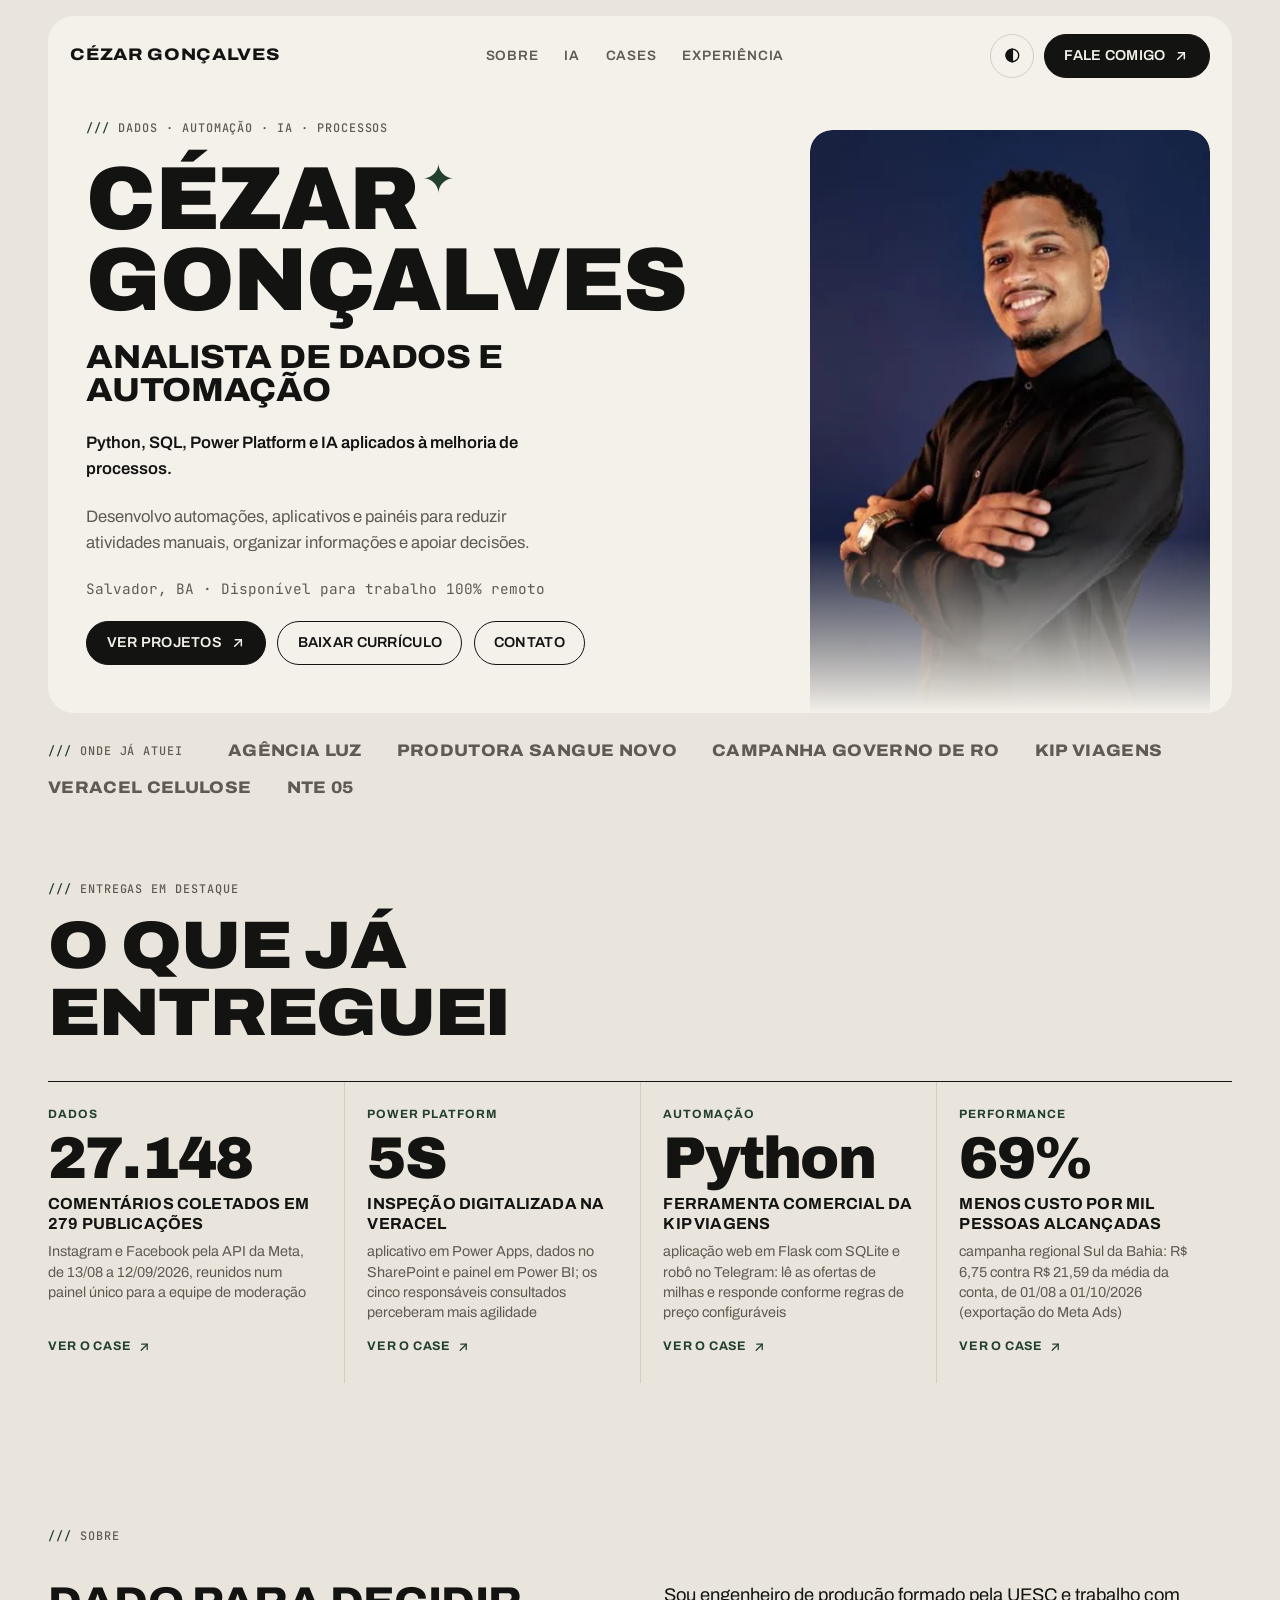
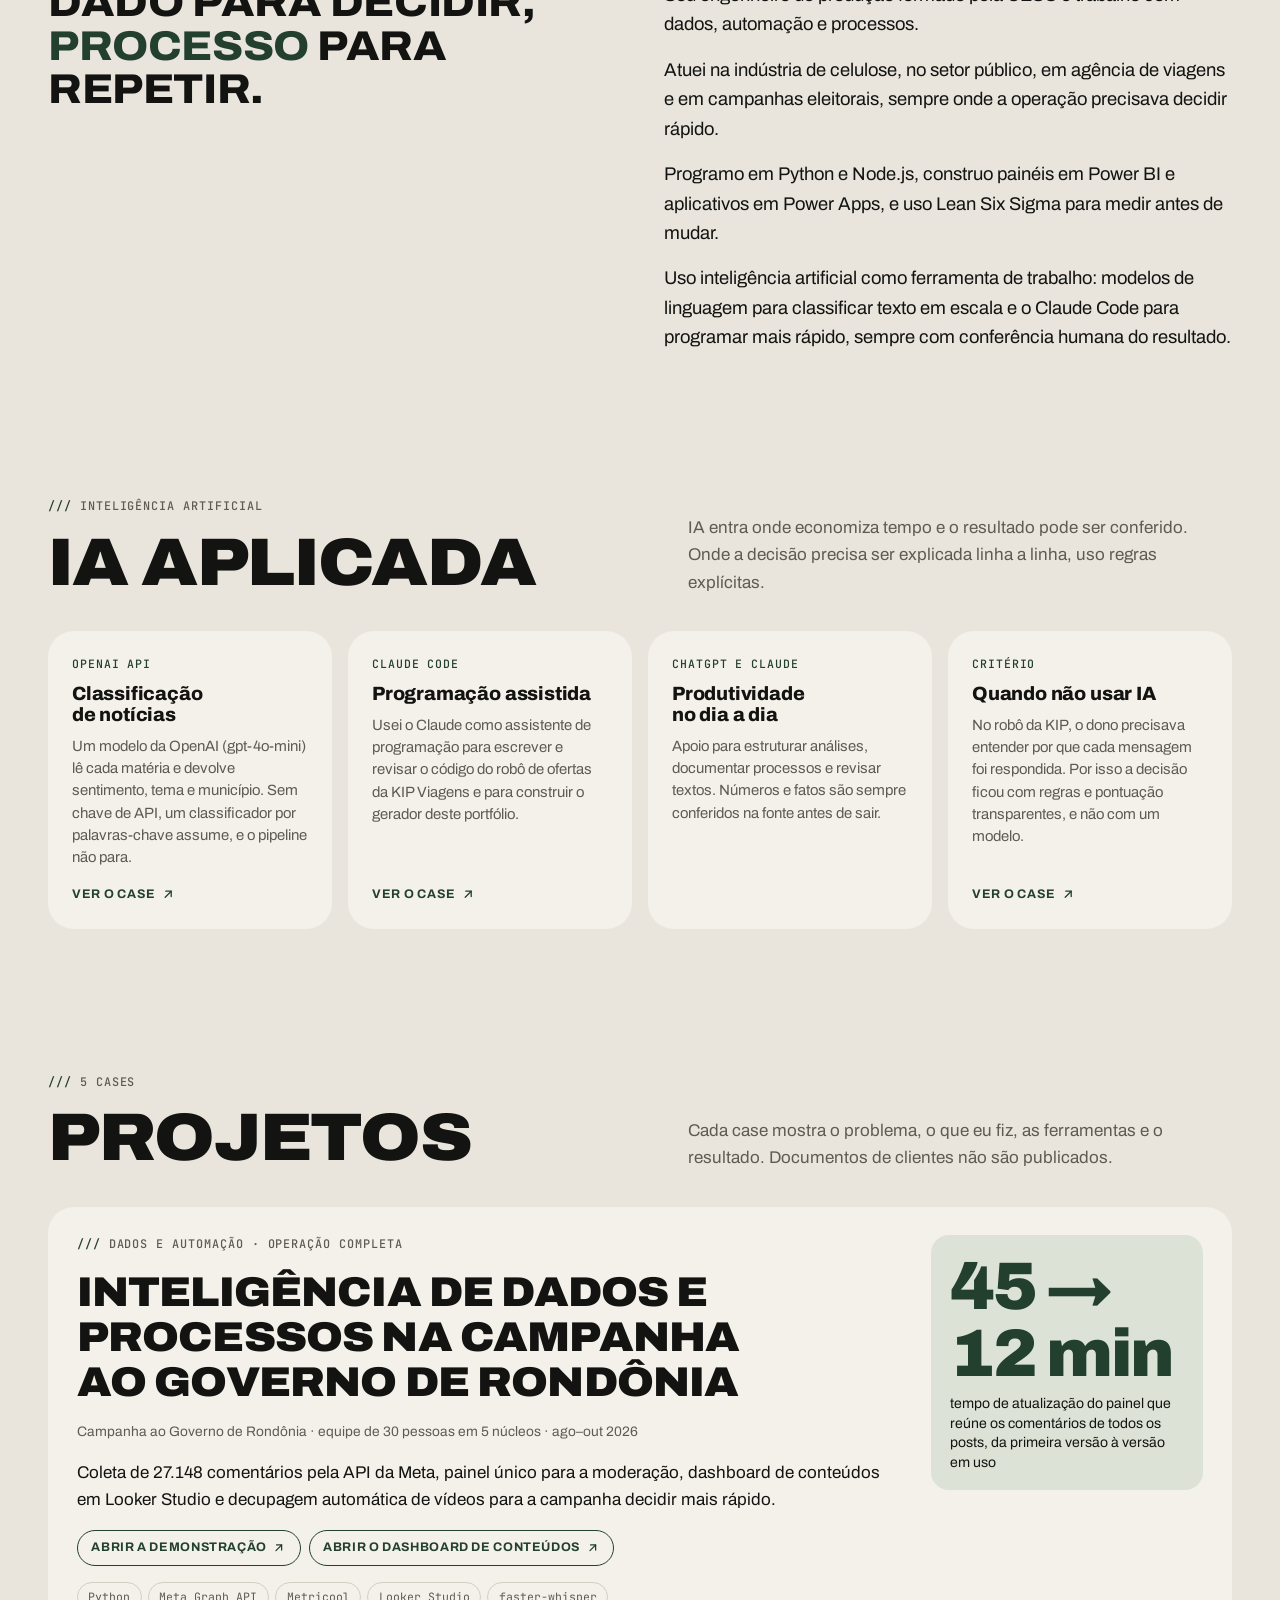
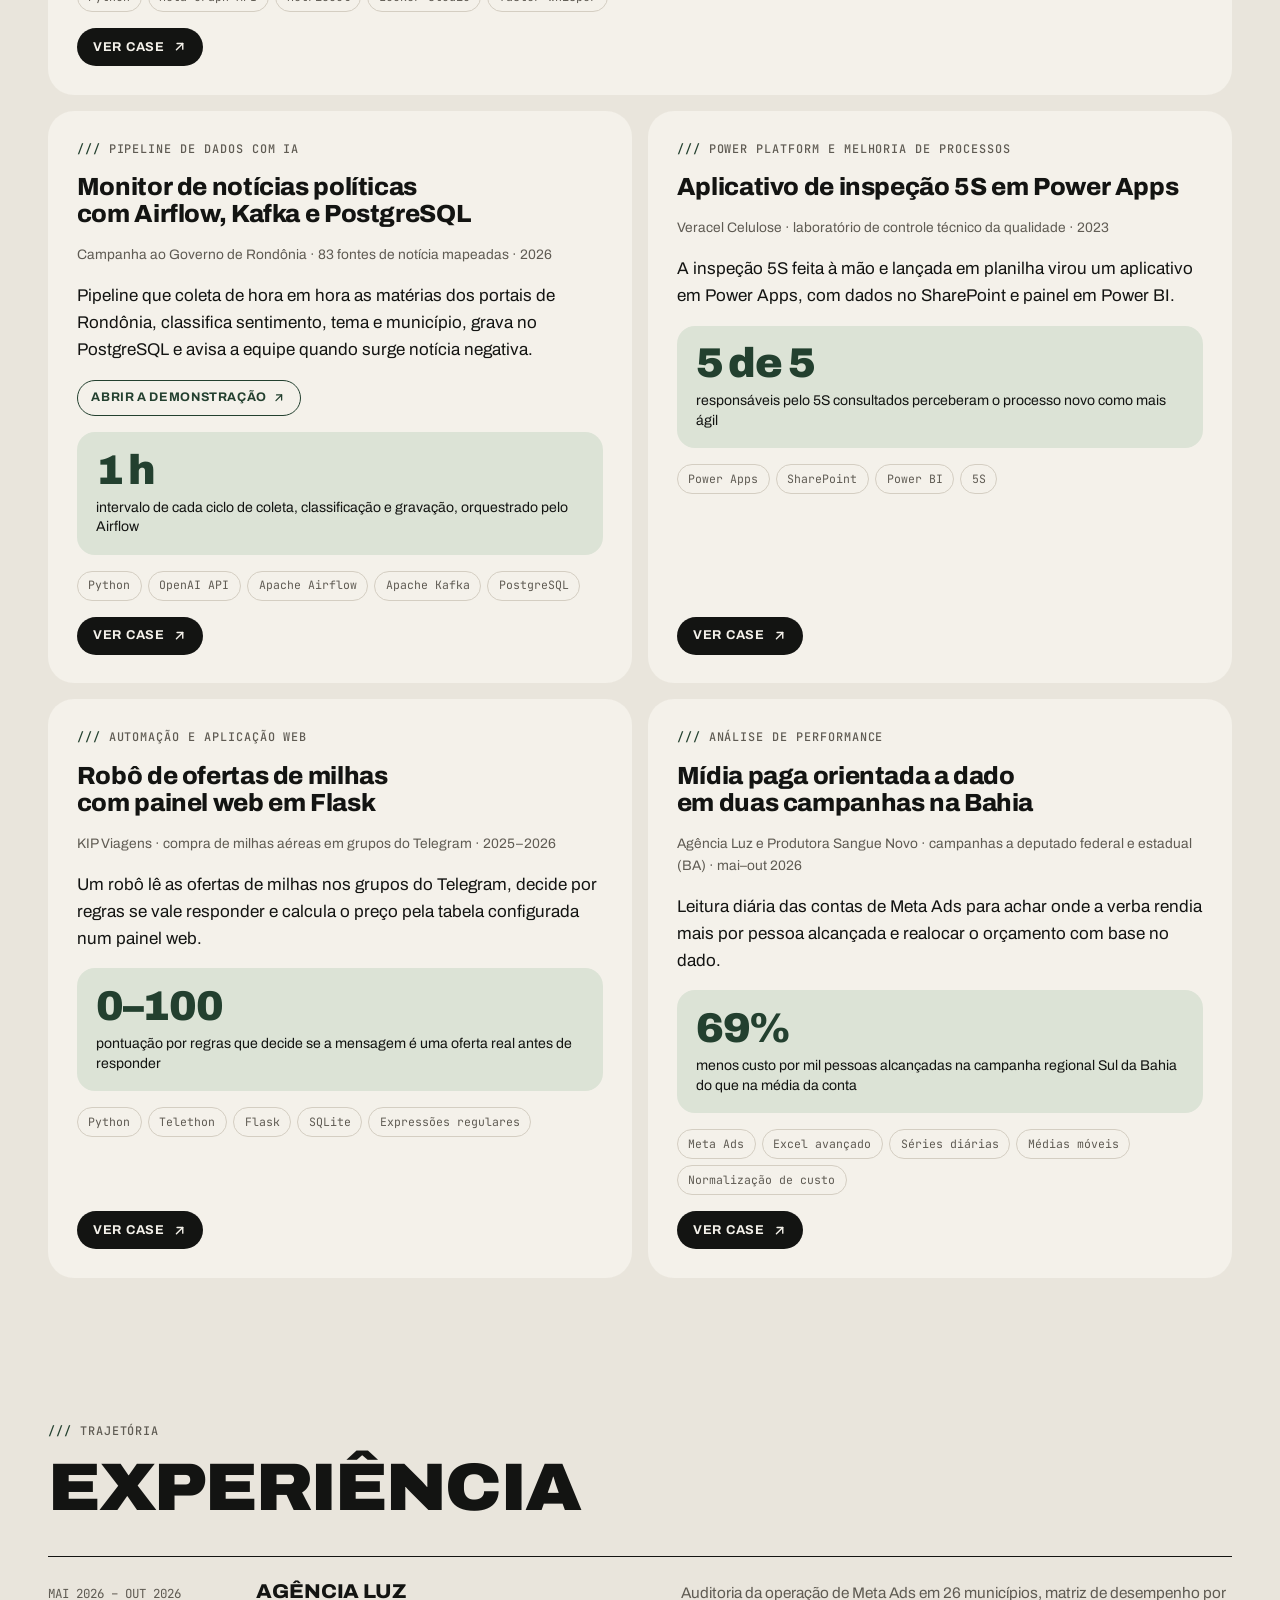
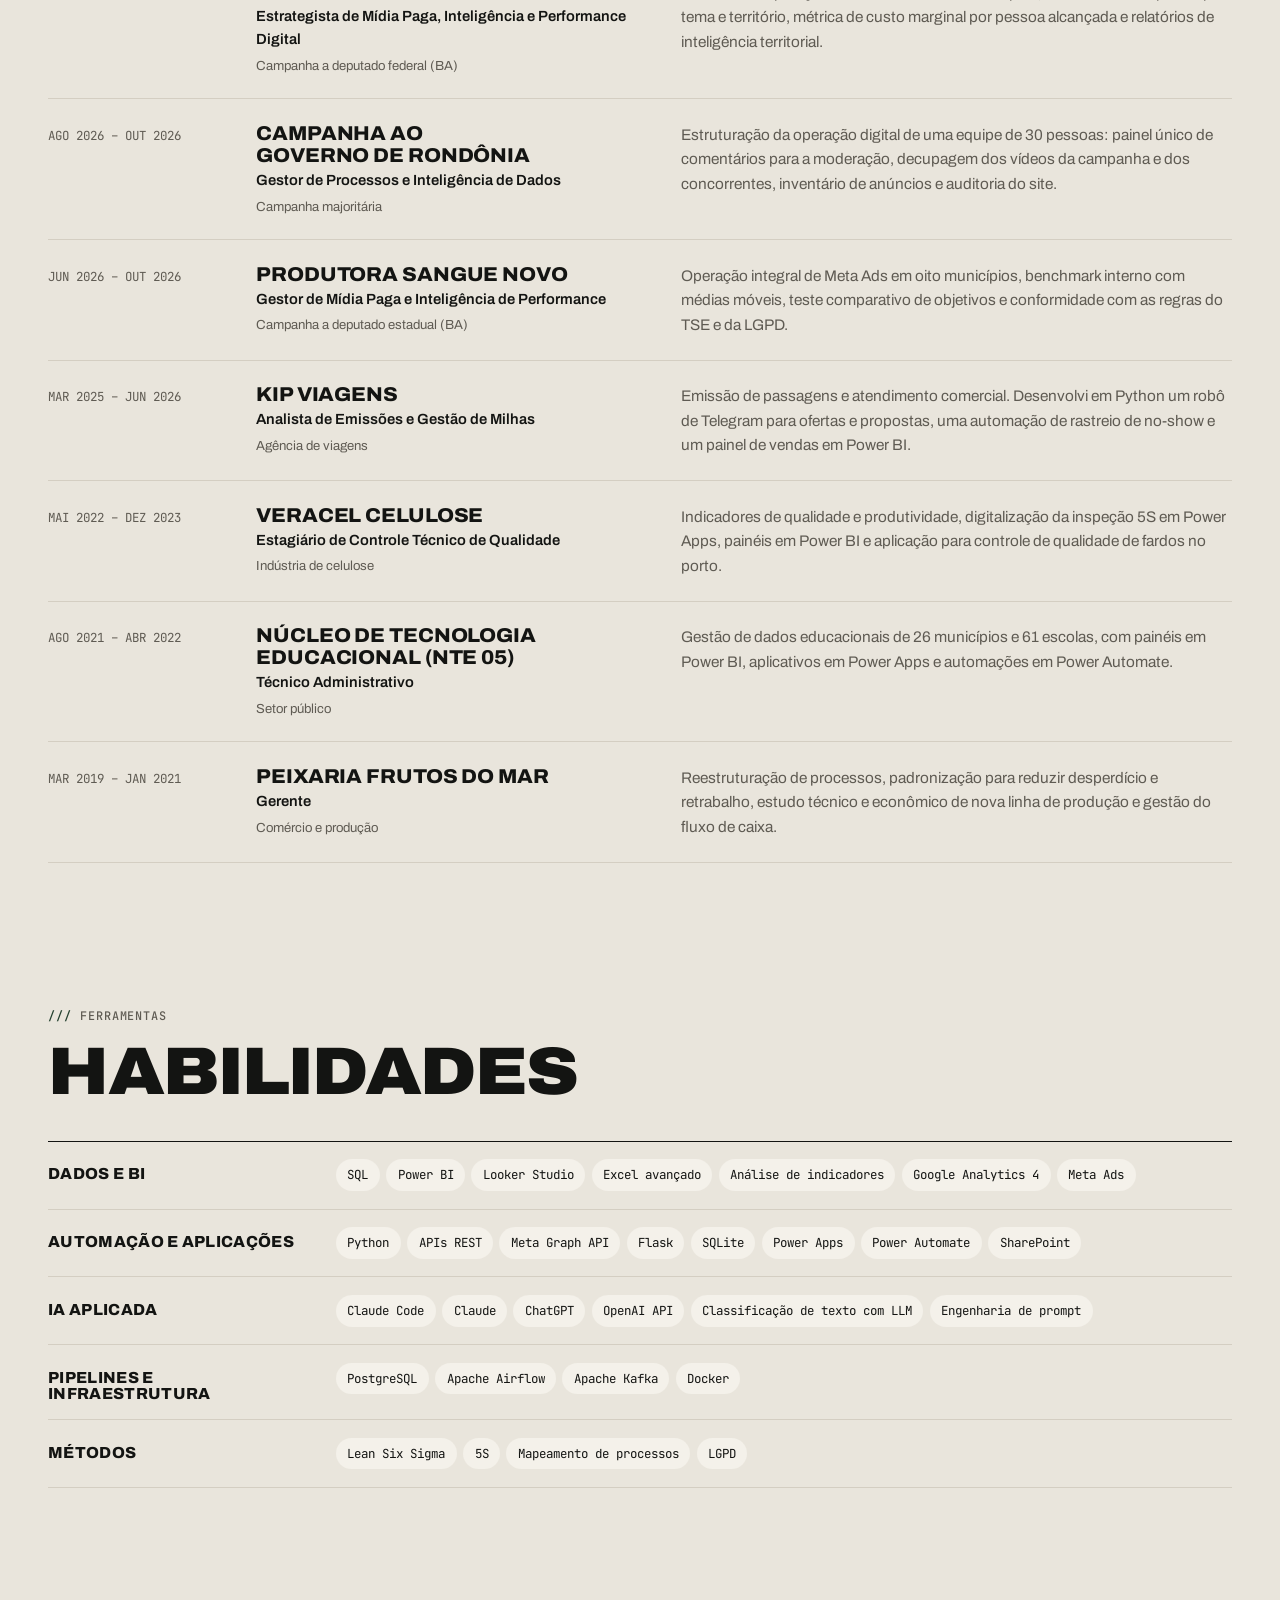
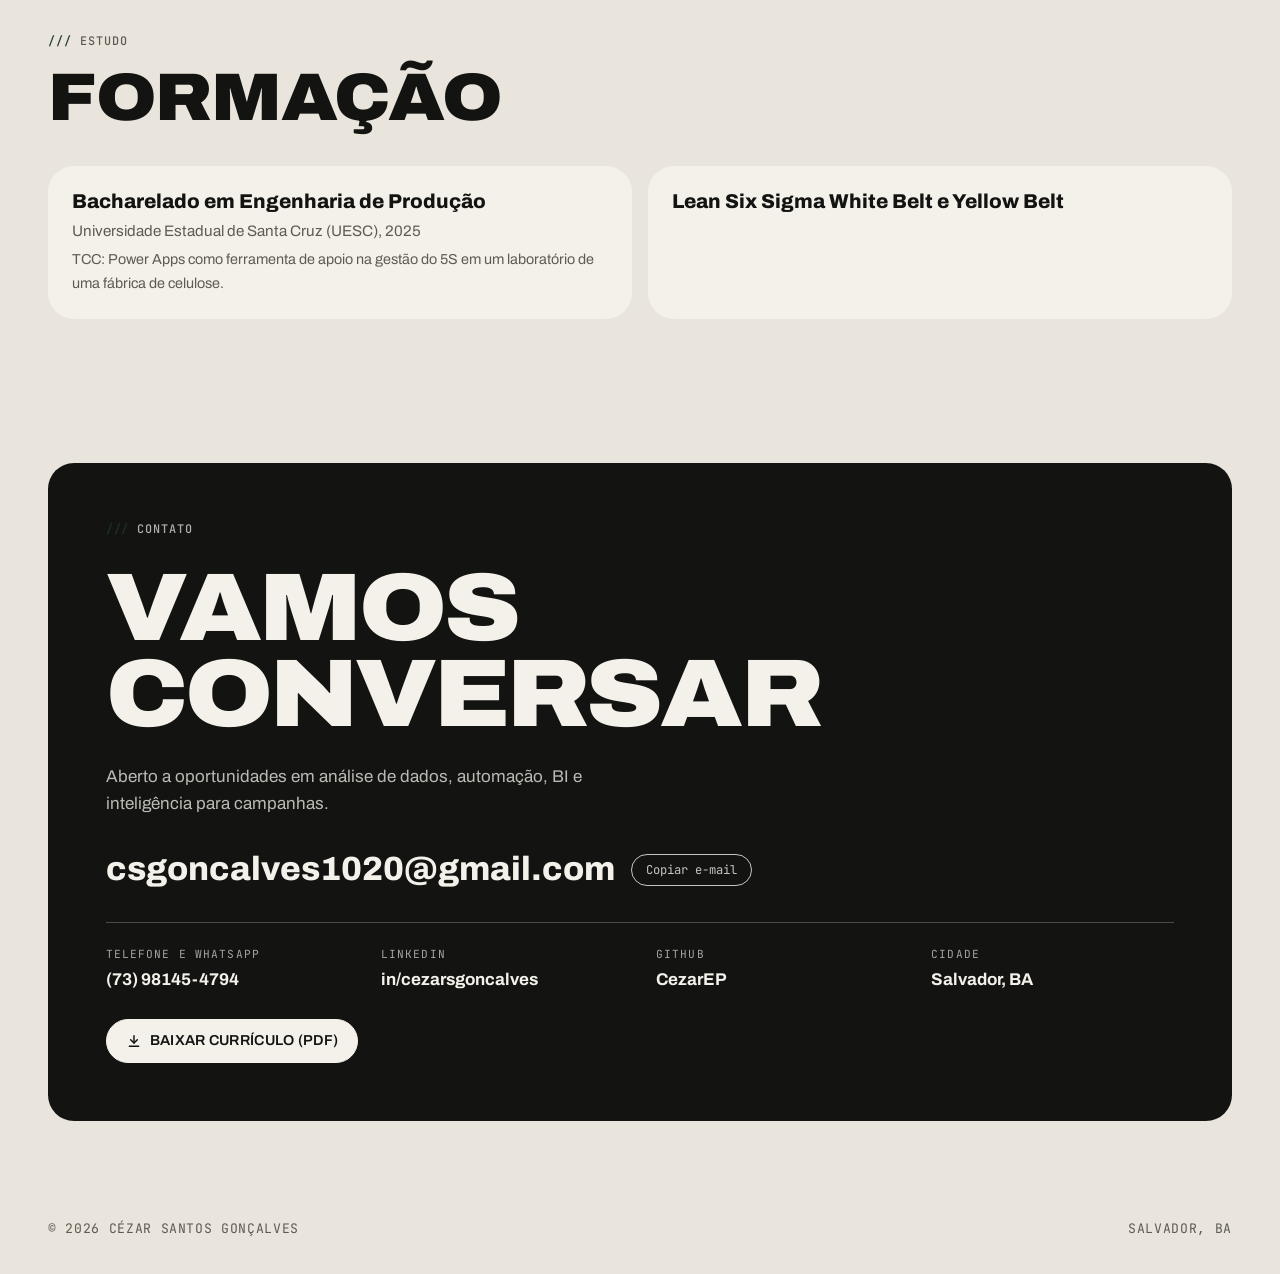
<file: index.html>
<!doctype html>
<html lang="pt-BR">
<head>
<meta charset="utf-8">
<meta name="viewport" content="width=device-width, initial-scale=1, viewport-fit=cover">
<title>Cézar Santos Gonçalves · Analista de Dados e Automação</title>
<meta name="description" content="Portfólio de Cézar Santos Gonçalves, analista de dados e automação: Python, SQL, Power BI, Power Apps e melhoria de processos. Disponível para trabalho remoto.">
<link rel="canonical" href="https://cezarep.github.io/">
<meta property="og:type" content="website">
<meta property="og:locale" content="pt_BR">
<meta property="og:title" content="Cézar Santos Gonçalves · Analista de Dados e Automação">
<meta property="og:description" content="Portfólio de Cézar Santos Gonçalves, analista de dados e automação: Python, SQL, Power BI, Power Apps e melhoria de processos. Disponível para trabalho remoto.">
<meta property="og:url" content="https://cezarep.github.io/">
<meta property="og:image" content="https://cezarep.github.io/assets/og.jpg">
<meta property="og:image:width" content="1200">
<meta property="og:image:height" content="630">
<meta name="twitter:card" content="summary_large_image">
<meta name="theme-color" content="#E9E5DC">
<link rel="icon" href="assets/favicon.svg" type="image/svg+xml">
<script>try{var t=localStorage.getItem("tema");if(t)document.documentElement.setAttribute("data-theme",t)}catch(e){}</script>
<link rel="preconnect" href="https://fonts.googleapis.com">
<link rel="preconnect" href="https://fonts.gstatic.com" crossorigin>
<link rel="stylesheet" href="https://fonts.googleapis.com/css2?family=Archivo:ital,wdth,wght@0,62..125,400..900;1,100,400&family=JetBrains+Mono:wght@400;500&display=swap">
<link rel="stylesheet" href="assets/estilo.css?v=23befd95">
</head>
<body>
<a class="pular" href="#conteudo">Pular para o conteúdo</a>

<header class="topo"><div class="wrap"><div class="cartao">
<div class="nav">
<a class="marca" href="./">Cézar Gonçalves</a>
<nav class="menu" aria-label="Principal"><a href="#sobre">Sobre</a><a href="#ia">IA</a><a href="#cases">Cases</a><a href="#experiencia">Experiência</a></nav>
<div class="nav-acoes"><button class="tema" type="button" aria-label="Alternar tema"><svg viewBox="0 0 24 24" fill="none" stroke="currentColor" stroke-width="2" aria-hidden="true"><circle cx="12" cy="12" r="9"/><path d="M12 3a9 9 0 0 0 0 18z" fill="currentColor"/></svg></button><a class="pill" href="#contato">Fale comigo <svg viewBox="0 0 24 24" fill="none" stroke="currentColor" stroke-width="2.2" stroke-linecap="round" stroke-linejoin="round" aria-hidden="true"><path d="M7 17 17 7"/><path d="M8 7h9v9"/></svg></a></div>
</div>
<div class="hero-grid" id="conteudo">
<div class="hero-txt">
<span class="rotulo">Dados · automação · IA · processos</span>
<h1 class="nome"><span>Cézar<span class="brilho" aria-hidden="true">✦</span></span><span>Gonçalves</span></h1>
<p class="cargo">Analista de Dados e Automação</p>
<p class="complemento">Python, SQL, Power Platform e IA aplicados à melhoria de processos.</p>
<p class="proposta">Desenvolvo automações, aplicativos e painéis para reduzir atividades manuais, organizar informações e apoiar decisões.</p>
<p class="local">Salvador, BA · Disponível para trabalho 100% remoto</p>
<div class="acoes"><a class="pill" href="#cases">Ver projetos <svg viewBox="0 0 24 24" fill="none" stroke="currentColor" stroke-width="2.2" stroke-linecap="round" stroke-linejoin="round" aria-hidden="true"><path d="M7 17 17 7"/><path d="M8 7h9v9"/></svg></a><a class="pill vazada" href="assets/curriculo-cezar-santos-goncalves.pdf" download>Baixar currículo</a><a class="pill vazada" href="#contato">Contato</a></div>
</div>
<figure class="hero-foto">
<picture>
<source type="image/webp" srcset="assets/foto-220.webp 220w, assets/foto-440.webp 440w" sizes="(max-width: 820px) 272px, 400px">
<img src="assets/foto-440.jpg" width="440" height="641" alt="Foto de Cézar Santos Gonçalves, de camisa preta e braços cruzados, sorrindo" fetchpriority="high">
</picture>
</figure>
</div>
</div>
<div class="empresas"><span class="rotulo">Onde já atuei</span><span class="e">Agência Luz</span><span class="e">Produtora Sangue Novo</span><span class="e">Campanha Governo de RO</span><span class="e">KIP Viagens</span><span class="e">Veracel Celulose</span><span class="e">NTE 05</span></div>
</div></header>

<main>
<section class="secao metricas" aria-label="Entregas em destaque"><div class="wrap">
<div class="cabeca"><div><span class="rotulo">Entregas em destaque</span><h2>O que já entreguei</h2></div></div>
<ul><li><a href="cases/campanha-rondonia.html"><span class="area">Dados</span><span class="valor">27.148</span><span class="titulo">comentários coletados em 279 publicações</span><span class="legenda">Instagram e Facebook pela API da Meta, de 13/08 a 12/09/2026, reunidos num painel único para a equipe de moderação</span><span class="ir">Ver o case <svg viewBox="0 0 24 24" fill="none" stroke="currentColor" stroke-width="2.2" stroke-linecap="round" stroke-linejoin="round" aria-hidden="true"><path d="M7 17 17 7"/><path d="M8 7h9v9"/></svg></span></a></li><li><a href="cases/inspecao-5s.html"><span class="area">Power Platform</span><span class="valor">5S</span><span class="titulo">inspeção digitalizada na Veracel</span><span class="legenda">aplicativo em Power Apps, dados no SharePoint e painel em Power BI; os cinco responsáveis consultados perceberam mais agilidade</span><span class="ir">Ver o case <svg viewBox="0 0 24 24" fill="none" stroke="currentColor" stroke-width="2.2" stroke-linecap="round" stroke-linejoin="round" aria-hidden="true"><path d="M7 17 17 7"/><path d="M8 7h9v9"/></svg></span></a></li><li><a href="cases/automacao-kip.html"><span class="area">Automação</span><span class="valor">Python</span><span class="titulo">ferramenta comercial da KIP Viagens</span><span class="legenda">aplicação web em Flask com SQLite e robô no Telegram: lê as ofertas de milhas e responde conforme regras de preço configuráveis</span><span class="ir">Ver o case <svg viewBox="0 0 24 24" fill="none" stroke="currentColor" stroke-width="2.2" stroke-linecap="round" stroke-linejoin="round" aria-hidden="true"><path d="M7 17 17 7"/><path d="M8 7h9v9"/></svg></span></a></li><li><a href="cases/midia-paga.html"><span class="area">Performance</span><span class="valor">69%</span><span class="titulo">menos custo por mil pessoas alcançadas</span><span class="legenda">campanha regional Sul da Bahia: R$ 6,75 contra R$ 21,59 da média da conta, de 01/08 a 01/10/2026 (exportação do Meta Ads)</span><span class="ir">Ver o case <svg viewBox="0 0 24 24" fill="none" stroke="currentColor" stroke-width="2.2" stroke-linecap="round" stroke-linejoin="round" aria-hidden="true"><path d="M7 17 17 7"/><path d="M8 7h9v9"/></svg></span></a></li></ul>
</div></section>

<section class="secao" id="sobre"><div class="wrap">
<div class="cabeca"><div><span class="rotulo">Sobre</span></div></div>
<div class="sobre"><p class="frase">Dado para decidir, <em>processo</em> para repetir.</p><div class="sobre-texto"><p>Sou engenheiro de produção formado pela UESC e trabalho com dados, automação e processos.</p><p>Atuei na indústria de celulose, no setor público, em agência de viagens e em campanhas eleitorais, sempre onde a operação precisava decidir rápido.</p><p>Programo em Python e Node.js, construo painéis em Power BI e aplicativos em Power Apps, e uso Lean Six Sigma para medir antes de mudar.</p><p>Uso inteligência artificial como ferramenta de trabalho: modelos de linguagem para classificar texto em escala e o Claude Code para programar mais rápido, sempre com conferência humana do resultado.</p></div></div>
</div></section>


<section class="secao" id="ia"><div class="wrap">
<div class="cabeca"><div><span class="rotulo">Inteligência artificial</span><h2>IA aplicada</h2></div><p class="intro">IA entra onde economiza tempo e o resultado pode ser conferido. Onde a decisão precisa ser explicada linha a linha, uso regras explícitas.</p></div>
<ul class="ia-lista"><li><a href="cases/monitor-noticias.html"><span class="ferr">OpenAI API</span><h3>Classificação de notícias</h3><p>Um modelo da OpenAI (gpt-4o-mini) lê cada matéria e devolve sentimento, tema e município. Sem chave de API, um classificador por palavras-chave assume, e o pipeline não para.</p><span class="ir">Ver o case <svg viewBox="0 0 24 24" fill="none" stroke="currentColor" stroke-width="2.2" stroke-linecap="round" stroke-linejoin="round" aria-hidden="true"><path d="M7 17 17 7"/><path d="M8 7h9v9"/></svg></span></a></li><li><a href="cases/automacao-kip.html"><span class="ferr">Claude Code</span><h3>Programação assistida</h3><p>Usei o Claude como assistente de programação para escrever e revisar o código do robô de ofertas da KIP Viagens e para construir o gerador deste portfólio.</p><span class="ir">Ver o case <svg viewBox="0 0 24 24" fill="none" stroke="currentColor" stroke-width="2.2" stroke-linecap="round" stroke-linejoin="round" aria-hidden="true"><path d="M7 17 17 7"/><path d="M8 7h9v9"/></svg></span></a></li><li><span class="ferr">ChatGPT e Claude</span><h3>Produtividade no dia a dia</h3><p>Apoio para estruturar análises, documentar processos e revisar textos. Números e fatos são sempre conferidos na fonte antes de sair.</p></li><li><a href="cases/automacao-kip.html"><span class="ferr">Critério</span><h3>Quando não usar IA</h3><p>No robô da KIP, o dono precisava entender por que cada mensagem foi respondida. Por isso a decisão ficou com regras e pontuação transparentes, e não com um modelo.</p><span class="ir">Ver o case <svg viewBox="0 0 24 24" fill="none" stroke="currentColor" stroke-width="2.2" stroke-linecap="round" stroke-linejoin="round" aria-hidden="true"><path d="M7 17 17 7"/><path d="M8 7h9v9"/></svg></span></a></li></ul>
</div></section>

<section class="secao" id="cases"><div class="wrap">
<div class="cabeca"><div><span class="rotulo">5 cases</span><h2>Projetos</h2></div><p class="intro">Cada case mostra o problema, o que eu fiz, as ferramentas e o resultado. Documentos de clientes não são publicados.</p></div>
<div class="cases"><article class="card principal"><div class="corpo"><span class="rotulo">Dados e automação · operação completa</span>
<h3><a href="cases/campanha-rondonia.html">Inteligência de dados e processos na campanha ao Governo de Rondônia</a></h3>
<p class="contexto">Campanha ao Governo de Rondônia · equipe de 30 pessoas em 5 núcleos · ago–out 2026</p>
<p class="resumo">Coleta de 27.148 comentários pela API da Meta, painel único para a moderação, dashboard de conteúdos em Looker Studio e decupagem automática de vídeos para a campanha decidir mais rápido.</p><div class="card-demos"><a href="demos/escuta-rondonia/">Abrir a demonstração <svg viewBox="0 0 24 24" fill="none" stroke="currentColor" stroke-width="2.2" stroke-linecap="round" stroke-linejoin="round" aria-hidden="true"><path d="M7 17 17 7"/><path d="M8 7h9v9"/></svg></a><a href="https://lookerstudio.google.com/reporting/df256b50-a4d1-48a8-8130-621bb2d9d452" target="_blank" rel="noopener">Abrir o dashboard de conteúdos <svg viewBox="0 0 24 24" fill="none" stroke="currentColor" stroke-width="2.2" stroke-linecap="round" stroke-linejoin="round" aria-hidden="true"><path d="M7 17 17 7"/><path d="M8 7h9v9"/></svg></a></div></div><div class="destaque"><span class="valor">45 → 12 min</span><span class="legenda">tempo de atualização do painel que reúne os comentários de todos os posts, da primeira versão à versão em uso</span></div><div class="fim"><ul class="chips"><li>Python</li><li>Meta Graph API</li><li>Metricool</li><li>Looker Studio</li><li>faster-whisper</li></ul><span class="ver" aria-hidden="true">Ver case <svg viewBox="0 0 24 24" fill="none" stroke="currentColor" stroke-width="2.2" stroke-linecap="round" stroke-linejoin="round" aria-hidden="true"><path d="M7 17 17 7"/><path d="M8 7h9v9"/></svg></span></div></article><article class="card"><span class="rotulo">Pipeline de dados com IA</span>
<h3><a href="cases/monitor-noticias.html">Monitor de notícias políticas com Airflow, Kafka e PostgreSQL</a></h3>
<p class="contexto">Campanha ao Governo de Rondônia · 83 fontes de notícia mapeadas · 2026</p>
<p class="resumo">Pipeline que coleta de hora em hora as matérias dos portais de Rondônia, classifica sentimento, tema e município, grava no PostgreSQL e avisa a equipe quando surge notícia negativa.</p><div class="card-demos"><a href="demos/monitor-noticias/">Abrir a demonstração <svg viewBox="0 0 24 24" fill="none" stroke="currentColor" stroke-width="2.2" stroke-linecap="round" stroke-linejoin="round" aria-hidden="true"><path d="M7 17 17 7"/><path d="M8 7h9v9"/></svg></a></div><div class="destaque"><span class="valor">1 h</span><span class="legenda">intervalo de cada ciclo de coleta, classificação e gravação, orquestrado pelo Airflow</span></div><ul class="chips"><li>Python</li><li>OpenAI API</li><li>Apache Airflow</li><li>Apache Kafka</li><li>PostgreSQL</li></ul><span class="ver" aria-hidden="true">Ver case <svg viewBox="0 0 24 24" fill="none" stroke="currentColor" stroke-width="2.2" stroke-linecap="round" stroke-linejoin="round" aria-hidden="true"><path d="M7 17 17 7"/><path d="M8 7h9v9"/></svg></span></article><article class="card"><span class="rotulo">Power Platform e melhoria de processos</span>
<h3><a href="cases/inspecao-5s.html">Aplicativo de inspeção 5S em Power Apps</a></h3>
<p class="contexto">Veracel Celulose · laboratório de controle técnico da qualidade · 2023</p>
<p class="resumo">A inspeção 5S feita à mão e lançada em planilha virou um aplicativo em Power Apps, com dados no SharePoint e painel em Power BI.</p><div class="destaque"><span class="valor">5 de 5</span><span class="legenda">responsáveis pelo 5S consultados perceberam o processo novo como mais ágil</span></div><ul class="chips"><li>Power Apps</li><li>SharePoint</li><li>Power BI</li><li>5S</li></ul><span class="ver" aria-hidden="true">Ver case <svg viewBox="0 0 24 24" fill="none" stroke="currentColor" stroke-width="2.2" stroke-linecap="round" stroke-linejoin="round" aria-hidden="true"><path d="M7 17 17 7"/><path d="M8 7h9v9"/></svg></span></article><article class="card"><span class="rotulo">Automação e aplicação web</span>
<h3><a href="cases/automacao-kip.html">Robô de ofertas de milhas com painel web em Flask</a></h3>
<p class="contexto">KIP Viagens · compra de milhas aéreas em grupos do Telegram · 2025–2026</p>
<p class="resumo">Um robô lê as ofertas de milhas nos grupos do Telegram, decide por regras se vale responder e calcula o preço pela tabela configurada num painel web.</p><div class="destaque"><span class="valor">0–100</span><span class="legenda">pontuação por regras que decide se a mensagem é uma oferta real antes de responder</span></div><ul class="chips"><li>Python</li><li>Telethon</li><li>Flask</li><li>SQLite</li><li>Expressões regulares</li></ul><span class="ver" aria-hidden="true">Ver case <svg viewBox="0 0 24 24" fill="none" stroke="currentColor" stroke-width="2.2" stroke-linecap="round" stroke-linejoin="round" aria-hidden="true"><path d="M7 17 17 7"/><path d="M8 7h9v9"/></svg></span></article><article class="card"><span class="rotulo">Análise de performance</span>
<h3><a href="cases/midia-paga.html">Mídia paga orientada a dado em duas campanhas na Bahia</a></h3>
<p class="contexto">Agência Luz e Produtora Sangue Novo · campanhas a deputado federal e estadual (BA) · mai–out 2026</p>
<p class="resumo">Leitura diária das contas de Meta Ads para achar onde a verba rendia mais por pessoa alcançada e realocar o orçamento com base no dado.</p><div class="destaque"><span class="valor">69%</span><span class="legenda">menos custo por mil pessoas alcançadas na campanha regional Sul da Bahia do que na média da conta</span></div><ul class="chips"><li>Meta Ads</li><li>Excel avançado</li><li>Séries diárias</li><li>Médias móveis</li><li>Normalização de custo</li></ul><span class="ver" aria-hidden="true">Ver case <svg viewBox="0 0 24 24" fill="none" stroke="currentColor" stroke-width="2.2" stroke-linecap="round" stroke-linejoin="round" aria-hidden="true"><path d="M7 17 17 7"/><path d="M8 7h9v9"/></svg></span></article></div>
</div></section>

<section class="secao" id="experiencia"><div class="wrap">
<div class="cabeca"><div><span class="rotulo">Trajetória</span><h2>Experiência</h2></div></div>
<ol class="tempo"><li><span class="periodo">mai 2026 – out 2026</span><div class="quem"><h3>Agência Luz</h3>
<span class="cargo-x">Estrategista de Mídia Paga, Inteligência e Performance Digital</span><span class="ctx">Campanha a deputado federal (BA)</span></div><p>Auditoria da operação de Meta Ads em 26 municípios, matriz de desempenho por tema e território, métrica de custo marginal por pessoa alcançada e relatórios de inteligência territorial.</p></li><li><span class="periodo">ago 2026 – out 2026</span><div class="quem"><h3>Campanha ao Governo de Rondônia</h3>
<span class="cargo-x">Gestor de Processos e Inteligência de Dados</span><span class="ctx">Campanha majoritária</span></div><p>Estruturação da operação digital de uma equipe de 30 pessoas: painel único de comentários para a moderação, decupagem dos vídeos da campanha e dos concorrentes, inventário de anúncios e auditoria do site.</p></li><li><span class="periodo">jun 2026 – out 2026</span><div class="quem"><h3>Produtora Sangue Novo</h3>
<span class="cargo-x">Gestor de Mídia Paga e Inteligência de Performance</span><span class="ctx">Campanha a deputado estadual (BA)</span></div><p>Operação integral de Meta Ads em oito municípios, benchmark interno com médias móveis, teste comparativo de objetivos e conformidade com as regras do TSE e da LGPD.</p></li><li><span class="periodo">mar 2025 – jun 2026</span><div class="quem"><h3>KIP Viagens</h3>
<span class="cargo-x">Analista de Emissões e Gestão de Milhas</span><span class="ctx">Agência de viagens</span></div><p>Emissão de passagens e atendimento comercial. Desenvolvi em Python um robô de Telegram para ofertas e propostas, uma automação de rastreio de no-show e um painel de vendas em Power BI.</p></li><li><span class="periodo">mai 2022 – dez 2023</span><div class="quem"><h3>Veracel Celulose</h3>
<span class="cargo-x">Estagiário de Controle Técnico de Qualidade</span><span class="ctx">Indústria de celulose</span></div><p>Indicadores de qualidade e produtividade, digitalização da inspeção 5S em Power Apps, painéis em Power BI e aplicação para controle de qualidade de fardos no porto.</p></li><li><span class="periodo">ago 2021 – abr 2022</span><div class="quem"><h3>Núcleo de Tecnologia Educacional (NTE 05)</h3>
<span class="cargo-x">Técnico Administrativo</span><span class="ctx">Setor público</span></div><p>Gestão de dados educacionais de 26 municípios e 61 escolas, com painéis em Power BI, aplicativos em Power Apps e automações em Power Automate.</p></li><li><span class="periodo">mar 2019 – jan 2021</span><div class="quem"><h3>Peixaria Frutos do Mar</h3>
<span class="cargo-x">Gerente</span><span class="ctx">Comércio e produção</span></div><p>Reestruturação de processos, padronização para reduzir desperdício e retrabalho, estudo técnico e econômico de nova linha de produção e gestão do fluxo de caixa.</p></li></ol>
</div></section>

<section class="secao" id="habilidades"><div class="wrap">
<div class="cabeca"><div><span class="rotulo">Ferramentas</span><h2>Habilidades</h2></div></div>
<div class="grupos"><div class="grupo"><h3>Dados e BI</h3><ul class="chips"><li>SQL</li><li>Power BI</li><li>Looker Studio</li><li>Excel avançado</li><li>Análise de indicadores</li><li>Google Analytics 4</li><li>Meta Ads</li></ul></div><div class="grupo"><h3>Automação e aplicações</h3><ul class="chips"><li>Python</li><li>APIs REST</li><li>Meta Graph API</li><li>Flask</li><li>SQLite</li><li>Power Apps</li><li>Power Automate</li><li>SharePoint</li></ul></div><div class="grupo"><h3>IA aplicada</h3><ul class="chips"><li>Claude Code</li><li>Claude</li><li>ChatGPT</li><li>OpenAI API</li><li>Classificação de texto com LLM</li><li>Engenharia de prompt</li></ul></div><div class="grupo"><h3>Pipelines e infraestrutura</h3><ul class="chips"><li>PostgreSQL</li><li>Apache Airflow</li><li>Apache Kafka</li><li>Docker</li></ul></div><div class="grupo"><h3>Métodos</h3><ul class="chips"><li>Lean Six Sigma</li><li>5S</li><li>Mapeamento de processos</li><li>LGPD</li></ul></div></div>
</div></section>

<section class="secao" id="formacao"><div class="wrap">
<div class="cabeca"><div><span class="rotulo">Estudo</span><h2>Formação</h2></div></div>
<ul class="formacao"><li><h3>Bacharelado em Engenharia de Produção</h3><span class="inst">Universidade Estadual de Santa Cruz (UESC), 2025</span><span class="det">TCC: Power Apps como ferramenta de apoio na gestão do 5S em um laboratório de uma fábrica de celulose.</span></li><li><h3>Lean Six Sigma White Belt e Yellow Belt</h3></li></ul>
</div></section>

<section class="secao" id="contato"><div class="wrap"><div class="contato-bloco">
<span class="rotulo">Contato</span>
<h2>Vamos<br>conversar</h2>
<p class="intro">Aberto a oportunidades em análise de dados, automação, BI e inteligência para campanhas.</p>
<div class="email-linha"><a class="email" href="mailto:csgoncalves1020@gmail.com">csgoncalves1020@gmail.com</a><button class="copiar" type="button" data-copiar="csgoncalves1020@gmail.com">Copiar e-mail</button></div>
<ul class="canais">
<li><span class="k">Telefone e WhatsApp</span><a href="https://wa.me/5573981454794" target="_blank" rel="noopener">(73) 98145-4794</a></li>
<li><span class="k">LinkedIn</span><a href="https://www.linkedin.com/in/cezarsgoncalves/" target="_blank" rel="noopener">in/cezarsgoncalves</a></li>
<li><span class="k">GitHub</span><a href="https://github.com/CezarEP" target="_blank" rel="noopener">CezarEP</a></li>
<li><span class="k">Cidade</span><span class="v">Salvador, BA</span></li>
</ul>
<a class="pill" href="assets/curriculo-cezar-santos-goncalves.pdf" download><svg viewBox="0 0 24 24" fill="none" stroke="currentColor" stroke-width="2.2" stroke-linecap="round" stroke-linejoin="round" aria-hidden="true"><path d="M12 4v11"/><path d="m7 10 5 5 5-5"/><path d="M5 20h14"/></svg> Baixar currículo (PDF)</a>
</div></div></section>
</main>
<script type="application/ld+json">{"@context": "https://schema.org", "@type": "Person", "name": "Cézar Santos Gonçalves", "jobTitle": "Analista de Dados e Automação", "url": "https://cezarep.github.io/", "email": "mailto:csgoncalves1020@gmail.com", "image": "https://cezarep.github.io/assets/foto-440.jpg", "address": {"@type": "PostalAddress", "addressLocality": "Salvador", "addressRegion": "BA", "addressCountry": "BR"}, "alumniOf": "Universidade Estadual de Santa Cruz", "sameAs": ["https://www.linkedin.com/in/cezarsgoncalves/", "https://github.com/CezarEP"]}</script>
<footer class="rodape"><div class="wrap">
<span>© 2026 Cézar Santos Gonçalves</span>
<span>Salvador, BA</span>
</div></footer>
<script src="assets/site.js?v=1b7c808d" defer></script>
</body>
</html>
</file>
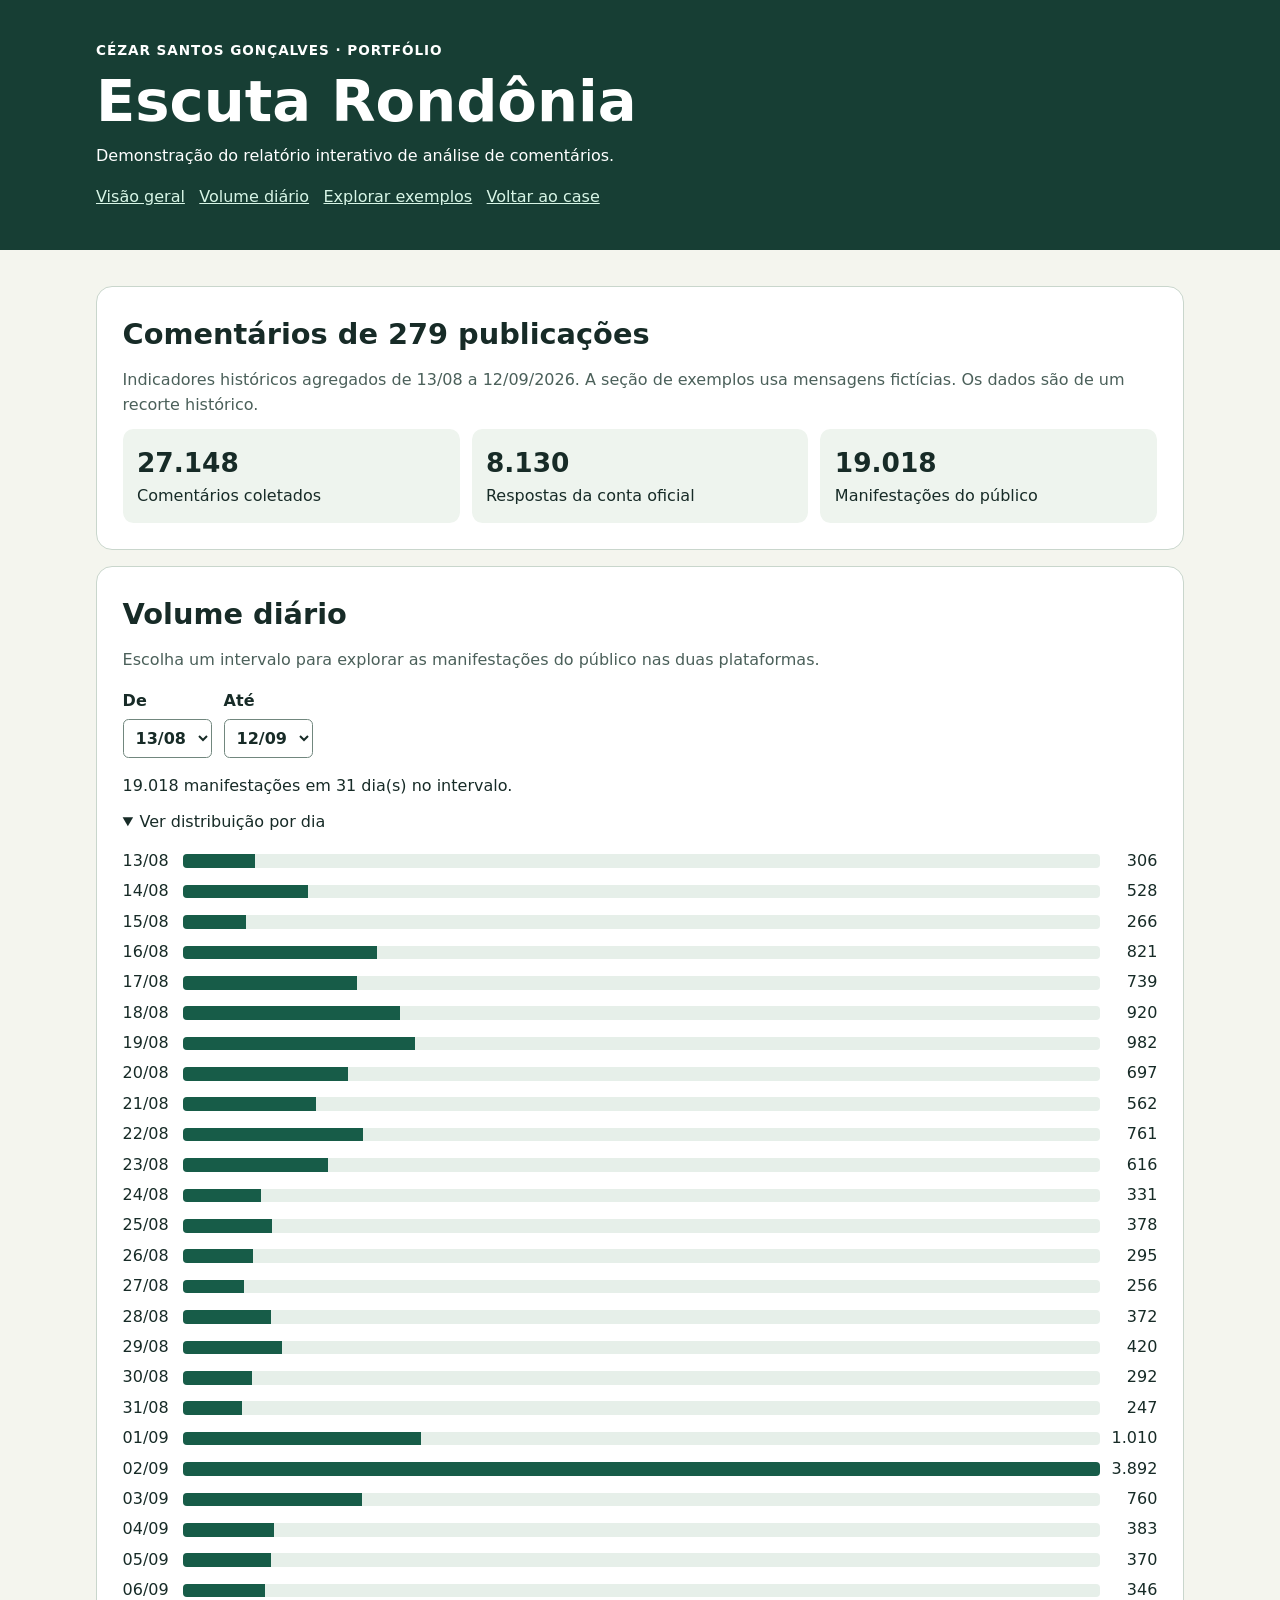
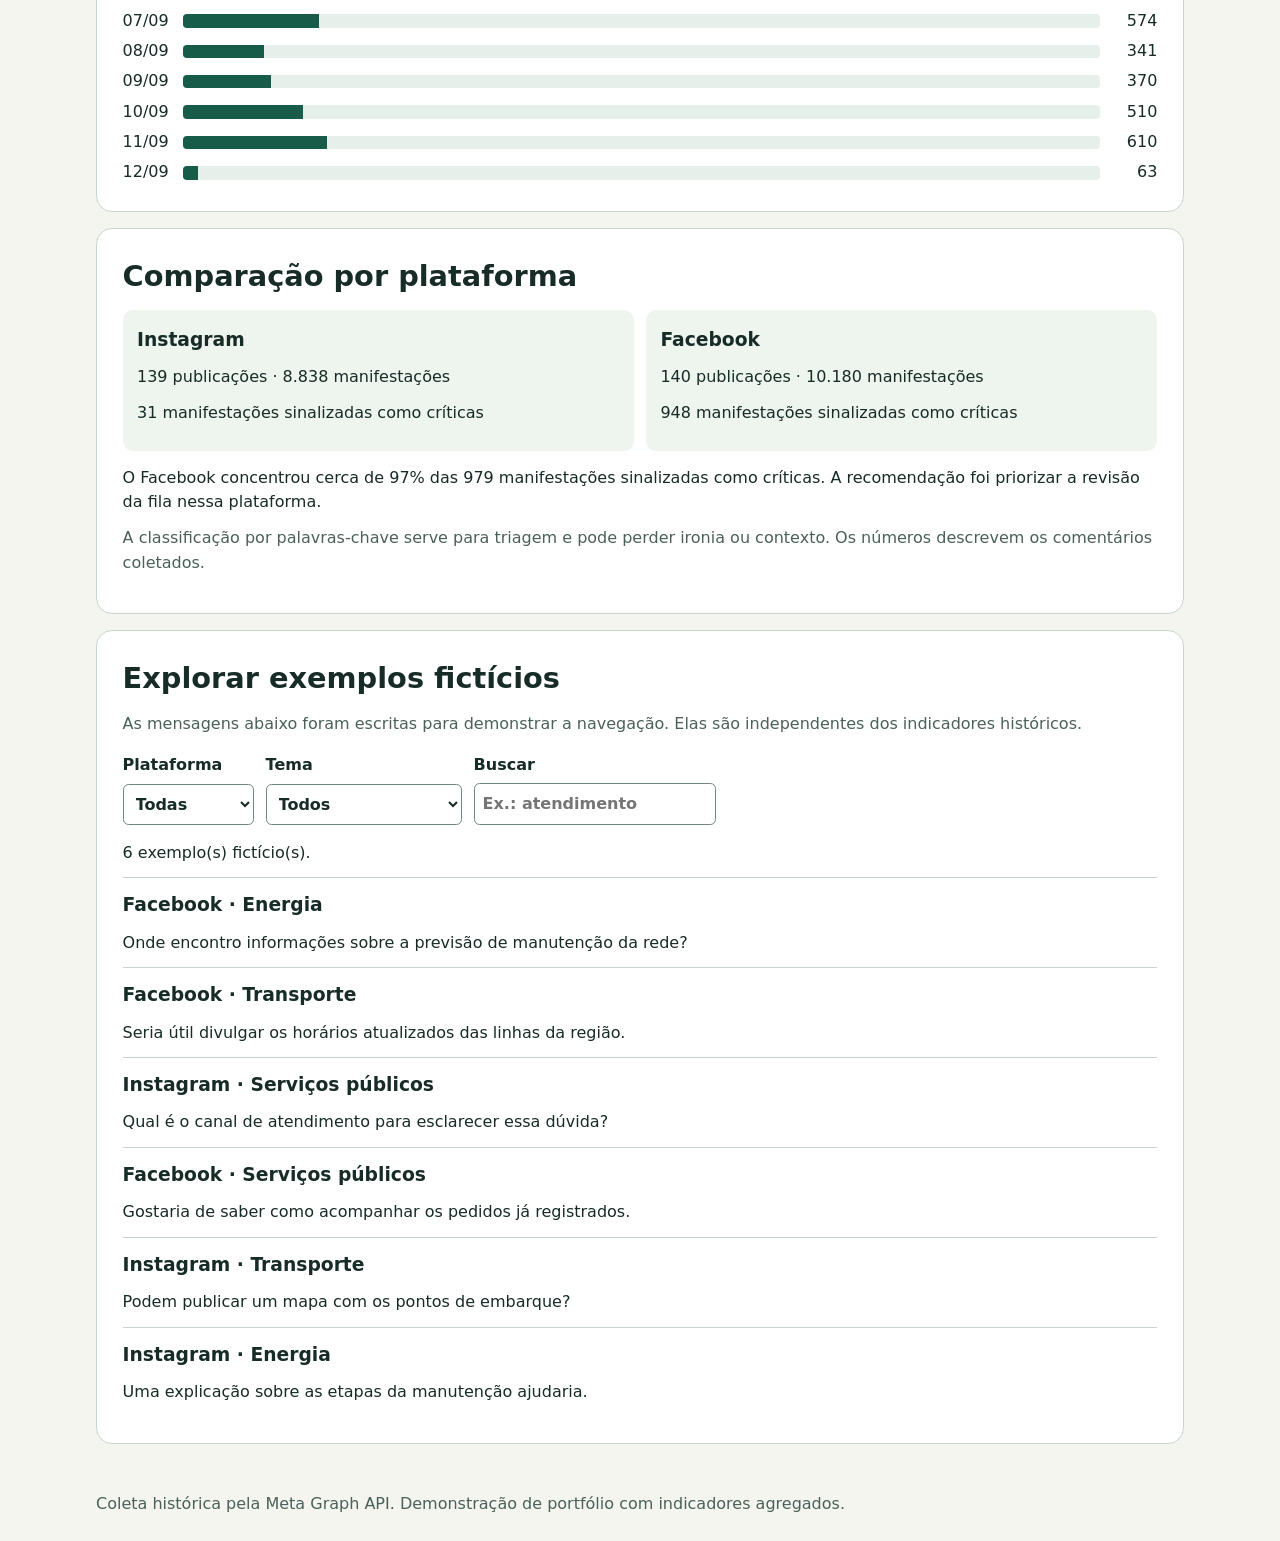
<file: demos/escuta-rondonia/index.html>
<!doctype html>
<html lang="pt-BR">
<head>
  <meta charset="utf-8">
  <meta name="viewport" content="width=device-width, initial-scale=1">
  <title>Escuta Rondônia | Demonstração de portfólio</title>
  <style>
    :root { color-scheme: light; --ink:#172b27; --muted:#4b605a; --paper:#f4f5ee; --line:#c9d6cc; --accent:#175c48; }
    * { box-sizing:border-box; }
    body { margin:0; background:var(--paper); color:var(--ink); font:1rem/1.55 system-ui,sans-serif; }
    a { color:var(--accent); }
    header { background:#173e34; color:white; padding:2.5rem 0; }
    header a { color:#d7f5e6; }
    .wrap { width:min(100% - 2rem, 68rem); margin:auto; }
    h1,h2,h3,p { margin:0 0 .7rem; }
    h1 { font-size:clamp(2rem,6vw,3.6rem); line-height:1.05; }
    h2 { font-size:clamp(1.35rem,4vw,1.8rem); }
    .eyebrow { font-size:.85rem; font-weight:700; letter-spacing:.07em; text-transform:uppercase; }
    nav { display:flex; flex-wrap:wrap; gap:.9rem; margin-top:1rem; }
    main { padding:1.25rem 0 2rem; }
    section { margin:1rem 0; padding:clamp(1rem,3vw,1.6rem); border:1px solid var(--line); border-radius:1rem; background:white; }
    .note { color:var(--muted); }
    .grid { display:grid; grid-template-columns:repeat(auto-fit,minmax(min(100%,11rem),1fr)); gap:.75rem; }
    .card { background:#eef4ee; padding:.9rem; border-radius:.65rem; }
    .number { display:block; font-size:1.65rem; font-weight:750; }
    .filters { display:flex; flex-wrap:wrap; gap:.75rem; margin:1rem 0; }
    label { display:grid; gap:.3rem; font-weight:650; min-width:0; }
    select,input { max-width:100%; padding:.5rem; font:inherit; color:inherit; border:1px solid #71877e; border-radius:.35rem; background:white; }
    .bars { display:grid; gap:.35rem; margin-top:.9rem; }
    .bar { display:grid; grid-template-columns:3.3rem 1fr 3.1rem; gap:.5rem; align-items:center; font-variant-numeric:tabular-nums; }
    .track { background:#e6efe9; border-radius:.25rem; overflow:hidden; height:.85rem; }
    .fill { display:block; height:100%; background:var(--accent); }
    .value { text-align:right; }
    article { padding:.75rem 0; border-top:1px solid var(--line); }
    article p { margin:0; }
    footer { padding:0 0 1.5rem; color:var(--muted); }
    :focus-visible { outline:3px solid #29775e; outline-offset:3px; }
  </style>
</head>
<body>
  <header>
    <div class="wrap">
      <p class="eyebrow">Cézar Santos Gonçalves · Portfólio</p>
      <h1>Escuta Rondônia</h1>
      <p>Demonstração do relatório interativo de análise de comentários.</p>
      <nav aria-label="Navegação da demonstração">
        <a href="#visao-geral">Visão geral</a>
        <a href="#volume">Volume diário</a>
        <a href="#exemplos">Explorar exemplos</a>
        <a href="/cases/campanha-rondonia.html">Voltar ao case</a>
      </nav>
    </div>
  </header>
  <main class="wrap">
    <section id="visao-geral" aria-labelledby="titulo-visao">
      <h2 id="titulo-visao">Comentários de 279 publicações</h2>
      <p class="note">Indicadores históricos agregados de 13/08 a 12/09/2026. A seção de exemplos usa mensagens fictícias. Os dados são de um recorte histórico.</p>
      <div class="grid">
        <div class="card"><span class="number">27.148</span>Comentários coletados</div>
        <div class="card"><span class="number">8.130</span>Respostas da conta oficial</div>
        <div class="card"><span class="number">19.018</span>Manifestações do público</div>
      </div>
    </section>
    <section id="volume" aria-labelledby="titulo-volume">
      <h2 id="titulo-volume">Volume diário</h2>
      <p class="note">Escolha um intervalo para explorar as manifestações do público nas duas plataformas.</p>
      <div class="filters">
        <label>De <select id="inicio"></select></label>
        <label>Até <select id="fim"></select></label>
      </div>
      <p id="resumo-volume" role="status"></p>
      <details open>
        <summary>Ver distribuição por dia</summary>
        <div id="barras" class="bars"></div>
      </details>
    </section>
    <section aria-labelledby="titulo-plataformas">
      <h2 id="titulo-plataformas">Comparação por plataforma</h2>
      <div class="grid">
        <div class="card"><h3>Instagram</h3><p>139 publicações · 8.838 manifestações</p><p>31 manifestações sinalizadas como críticas</p></div>
        <div class="card"><h3>Facebook</h3><p>140 publicações · 10.180 manifestações</p><p>948 manifestações sinalizadas como críticas</p></div>
      </div>
      <p style="margin-top:.9rem">O Facebook concentrou cerca de 97% das 979 manifestações sinalizadas como críticas. A recomendação foi priorizar a revisão da fila nessa plataforma.</p>
      <p class="note">A classificação por palavras-chave serve para triagem e pode perder ironia ou contexto. Os números descrevem os comentários coletados.</p>
    </section>
    <section id="exemplos" aria-labelledby="titulo-exemplos">
      <h2 id="titulo-exemplos">Explorar exemplos fictícios</h2>
      <p class="note">As mensagens abaixo foram escritas para demonstrar a navegação. Elas são independentes dos indicadores históricos.</p>
      <div class="filters">
        <label>Plataforma <select id="plataforma"><option value="">Todas</option><option>Instagram</option><option>Facebook</option></select></label>
        <label>Tema <select id="tema"><option value="">Todos</option><option>Energia</option><option>Transporte</option><option>Serviços públicos</option></select></label>
        <label>Buscar <input id="busca" type="search" placeholder="Ex.: atendimento"></label>
      </div>
      <p id="resumo-exemplos" role="status"></p>
      <div id="mensagens"></div>
    </section>
  </main>
  <footer class="wrap">Coleta histórica pela Meta Graph API. Demonstração de portfólio com indicadores agregados.</footer>
  <script>
    const serie = [{"d":"13/08","n":306},{"d":"14/08","n":528},{"d":"15/08","n":266},{"d":"16/08","n":821},{"d":"17/08","n":739},{"d":"18/08","n":920},{"d":"19/08","n":982},{"d":"20/08","n":697},{"d":"21/08","n":562},{"d":"22/08","n":761},{"d":"23/08","n":616},{"d":"24/08","n":331},{"d":"25/08","n":378},{"d":"26/08","n":295},{"d":"27/08","n":256},{"d":"28/08","n":372},{"d":"29/08","n":420},{"d":"30/08","n":292},{"d":"31/08","n":247},{"d":"01/09","n":1010},{"d":"02/09","n":3892},{"d":"03/09","n":760},{"d":"04/09","n":383},{"d":"05/09","n":370},{"d":"06/09","n":346},{"d":"07/09","n":574},{"d":"08/09","n":341},{"d":"09/09","n":370},{"d":"10/09","n":510},{"d":"11/09","n":610},{"d":"12/09","n":63}];
    const exemplos = [
      { plataforma: 'Facebook', tema: 'Energia', texto: 'Onde encontro informações sobre a previsão de manutenção da rede?' },
      { plataforma: 'Facebook', tema: 'Transporte', texto: 'Seria útil divulgar os horários atualizados das linhas da região.' },
      { plataforma: 'Instagram', tema: 'Serviços públicos', texto: 'Qual é o canal de atendimento para esclarecer essa dúvida?' },
      { plataforma: 'Facebook', tema: 'Serviços públicos', texto: 'Gostaria de saber como acompanhar os pedidos já registrados.' },
      { plataforma: 'Instagram', tema: 'Transporte', texto: 'Podem publicar um mapa com os pontos de embarque?' },
      { plataforma: 'Instagram', tema: 'Energia', texto: 'Uma explicação sobre as etapas da manutenção ajudaria.' }
    ];
    const formato = new Intl.NumberFormat('pt-BR');
    const inicio = document.getElementById('inicio');
    const fim = document.getElementById('fim');
    const barras = document.getElementById('barras');
    const resumoVolume = document.getElementById('resumo-volume');
    for (const [indice, dia] of serie.entries()) {
      inicio.add(new Option(dia.d, indice));
      fim.add(new Option(dia.d, indice));
    }
    fim.selectedIndex = serie.length - 1;
    const maximo = Math.max(1, ...serie.map(dia => dia.n));

    function atualizarVolume() {
      const dias = serie.slice(inicio.selectedIndex, fim.selectedIndex + 1);
      const total = dias.reduce((soma, dia) => soma + dia.n, 0);
      resumoVolume.textContent = `${formato.format(total)} manifestações em ${dias.length} dia(s) no intervalo.`;
      barras.replaceChildren();
      for (const dia of dias) {
        const linha = document.createElement('div');
        linha.className = 'bar';
        const data = document.createElement('span');
        data.textContent = dia.d;
        const trilho = document.createElement('span');
        trilho.className = 'track';
        trilho.setAttribute('aria-hidden', 'true');
        const barra = document.createElement('span');
        barra.className = 'fill';
        barra.style.width = `${100 * dia.n / maximo}%`;
        trilho.append(barra);
        const valor = document.createElement('span');
        valor.className = 'value';
        valor.textContent = formato.format(dia.n);
        linha.append(data, trilho, valor);
        barras.append(linha);
      }
    }
    inicio.addEventListener('change', () => {
      if (inicio.selectedIndex > fim.selectedIndex) fim.selectedIndex = inicio.selectedIndex;
      atualizarVolume();
    });
    fim.addEventListener('change', () => {
      if (fim.selectedIndex < inicio.selectedIndex) inicio.selectedIndex = fim.selectedIndex;
      atualizarVolume();
    });
    atualizarVolume();

    const plataforma = document.getElementById('plataforma');
    const tema = document.getElementById('tema');
    const busca = document.getElementById('busca');
    const mensagens = document.getElementById('mensagens');
    const resumoExemplos = document.getElementById('resumo-exemplos');
    const normalizar = texto => texto.normalize('NFD').replace(/[\u0300-\u036f]/g, '').toLowerCase();

    function atualizarExemplos() {
      const consulta = normalizar(busca.value.trim());
      const resultados = exemplos.filter(exemplo =>
        (!plataforma.value || exemplo.plataforma === plataforma.value) &&
        (!tema.value || exemplo.tema === tema.value) && normalizar(exemplo.texto).includes(consulta)
      );
      mensagens.replaceChildren();
      resumoExemplos.textContent = resultados.length ? `${resultados.length} exemplo(s) fictício(s).` : 'Nenhum exemplo para esses filtros.';
      for (const exemplo of resultados) {
        const item = document.createElement('article');
        const rotulo = document.createElement('h3');
        rotulo.textContent = `${exemplo.plataforma} · ${exemplo.tema}`;
        const texto = document.createElement('p');
        texto.textContent = exemplo.texto;
        item.append(rotulo, texto);
        mensagens.append(item);
      }
    }
    plataforma.addEventListener('change', atualizarExemplos);
    tema.addEventListener('change', atualizarExemplos);
    busca.addEventListener('input', atualizarExemplos);
    atualizarExemplos();
  </script>
</body>
</html>
</file>
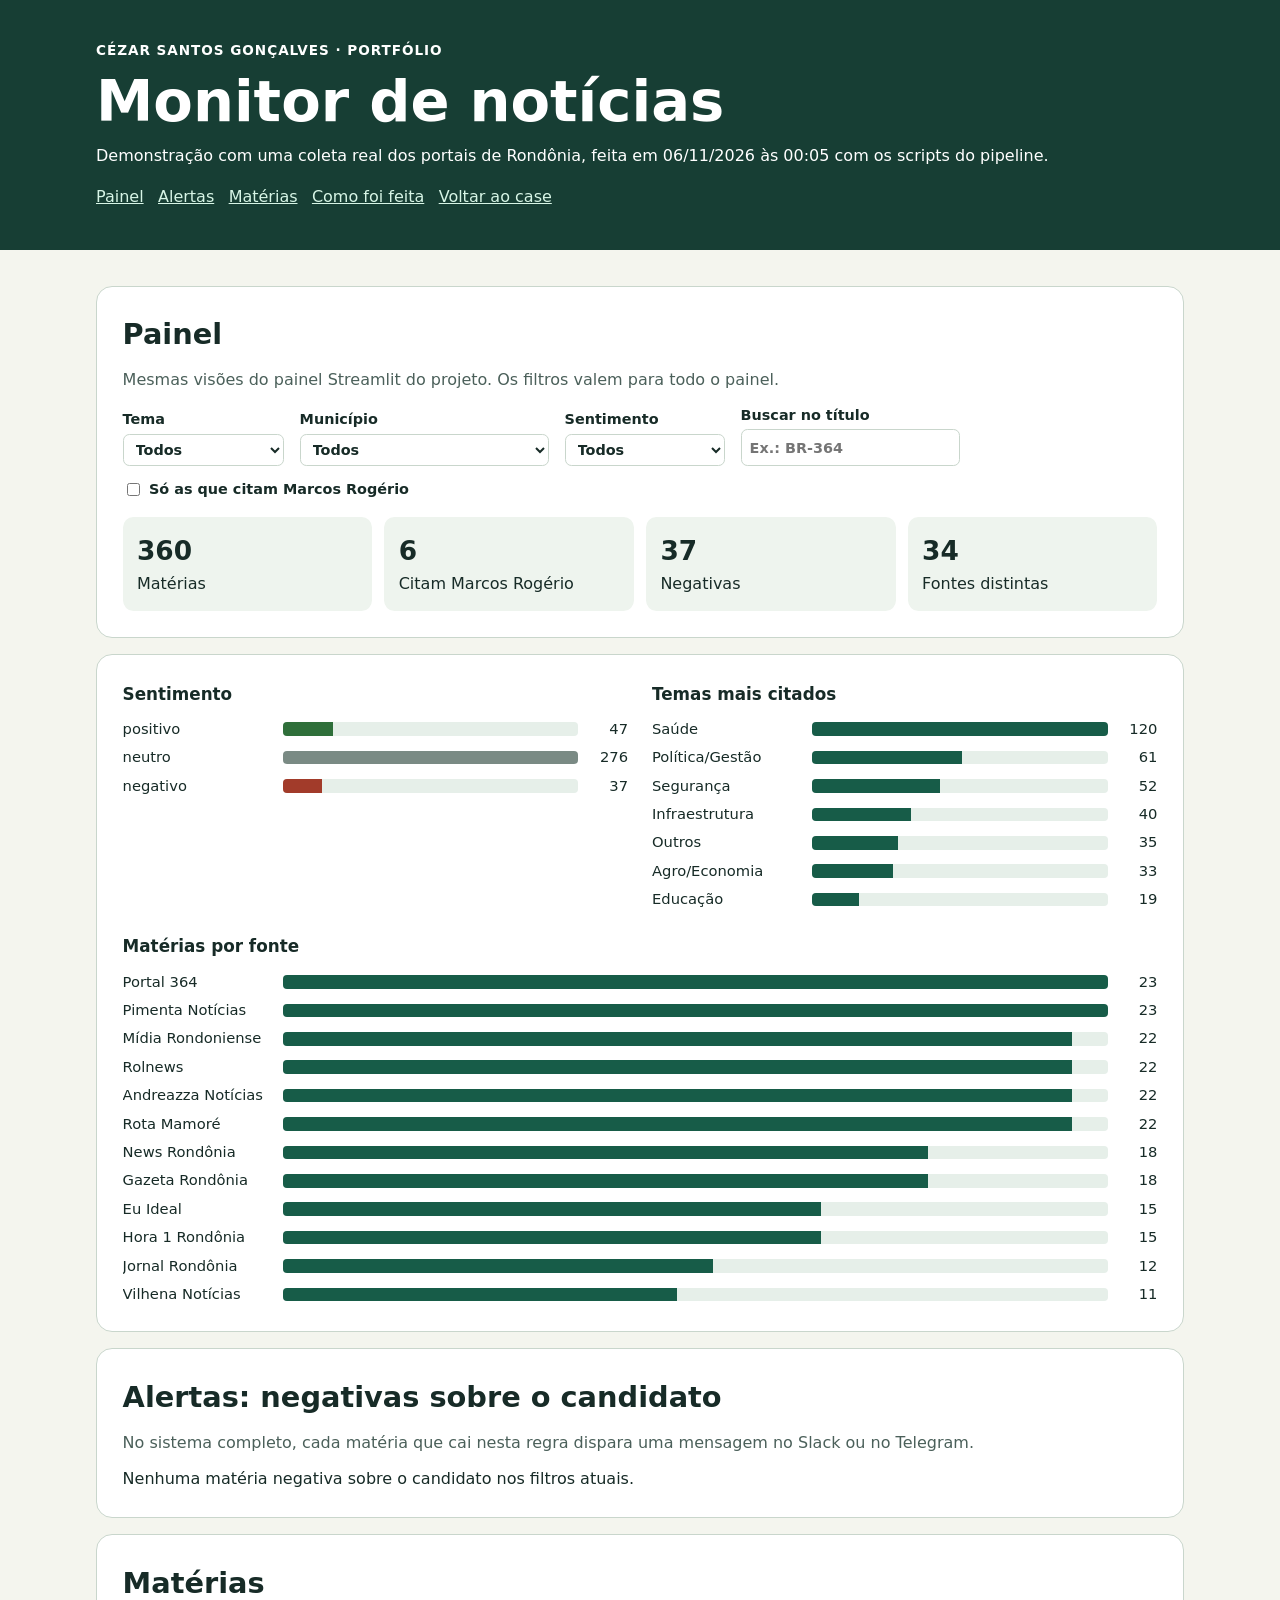
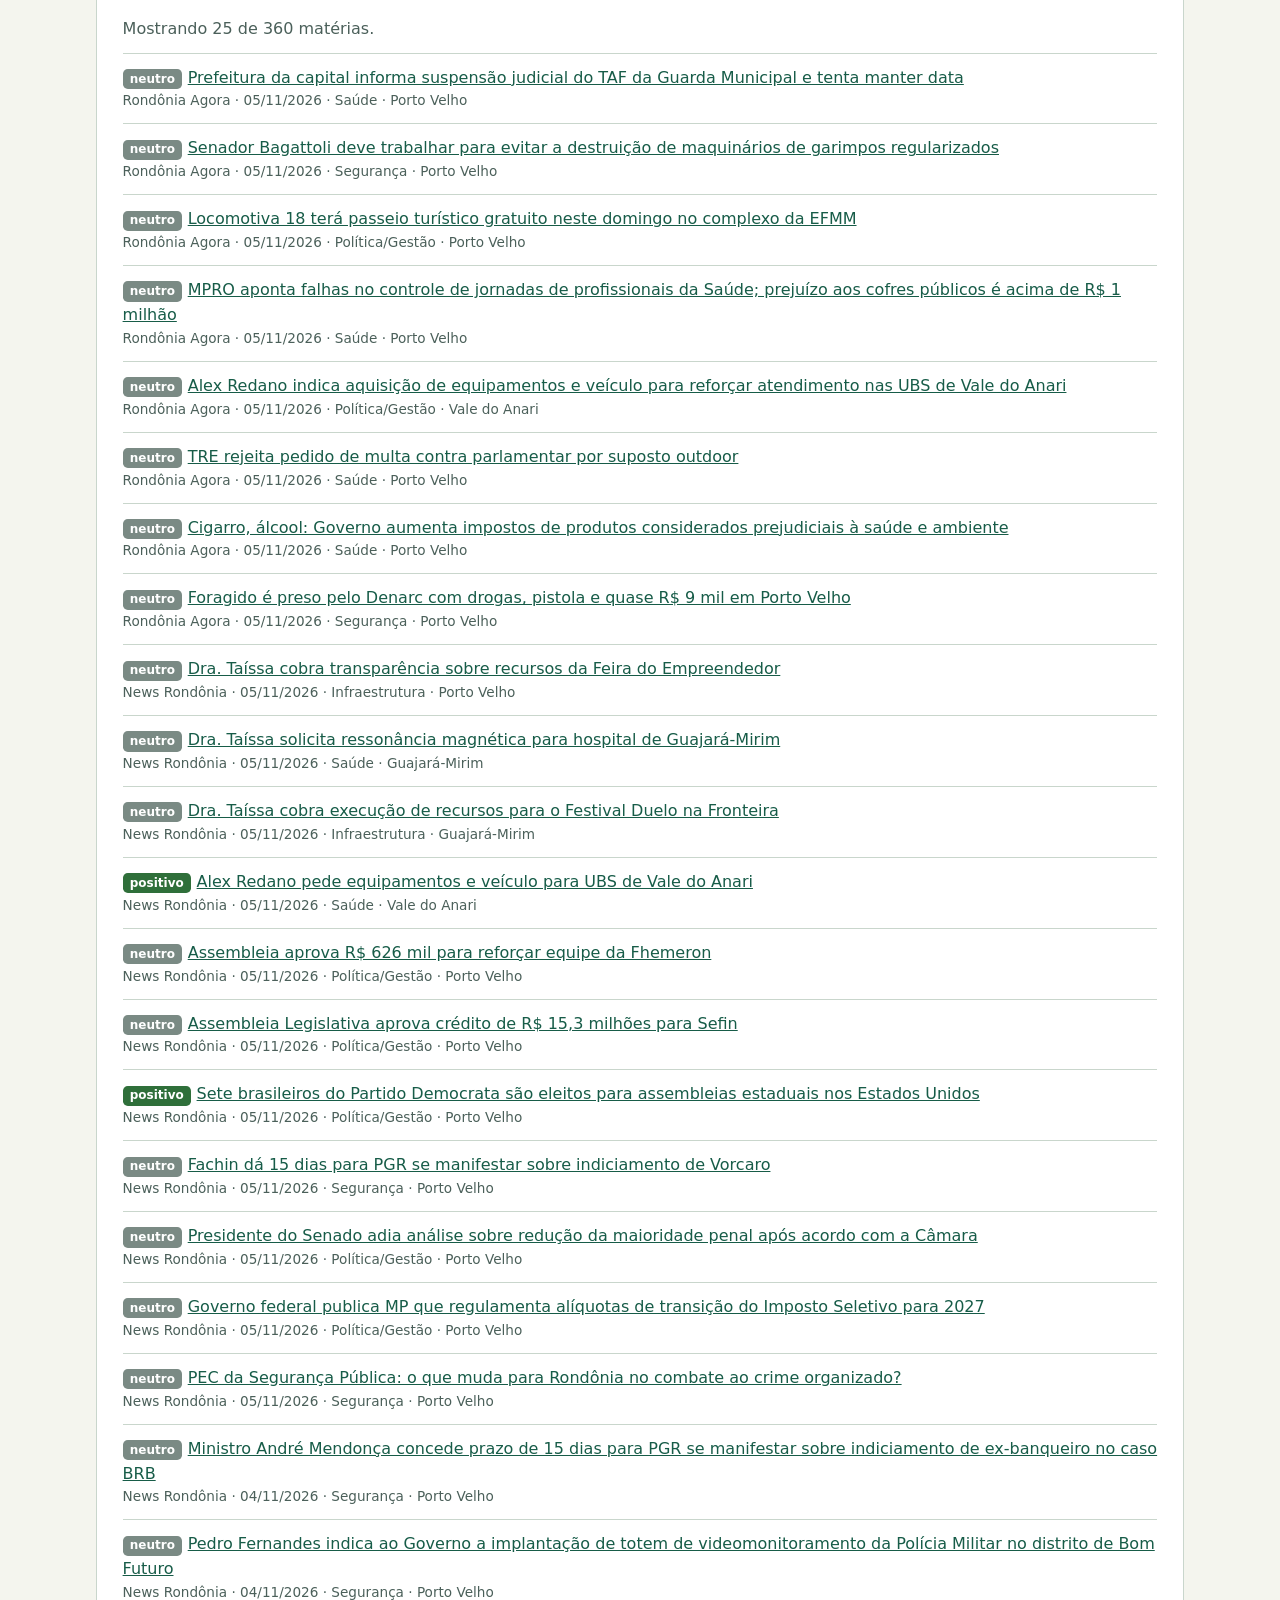
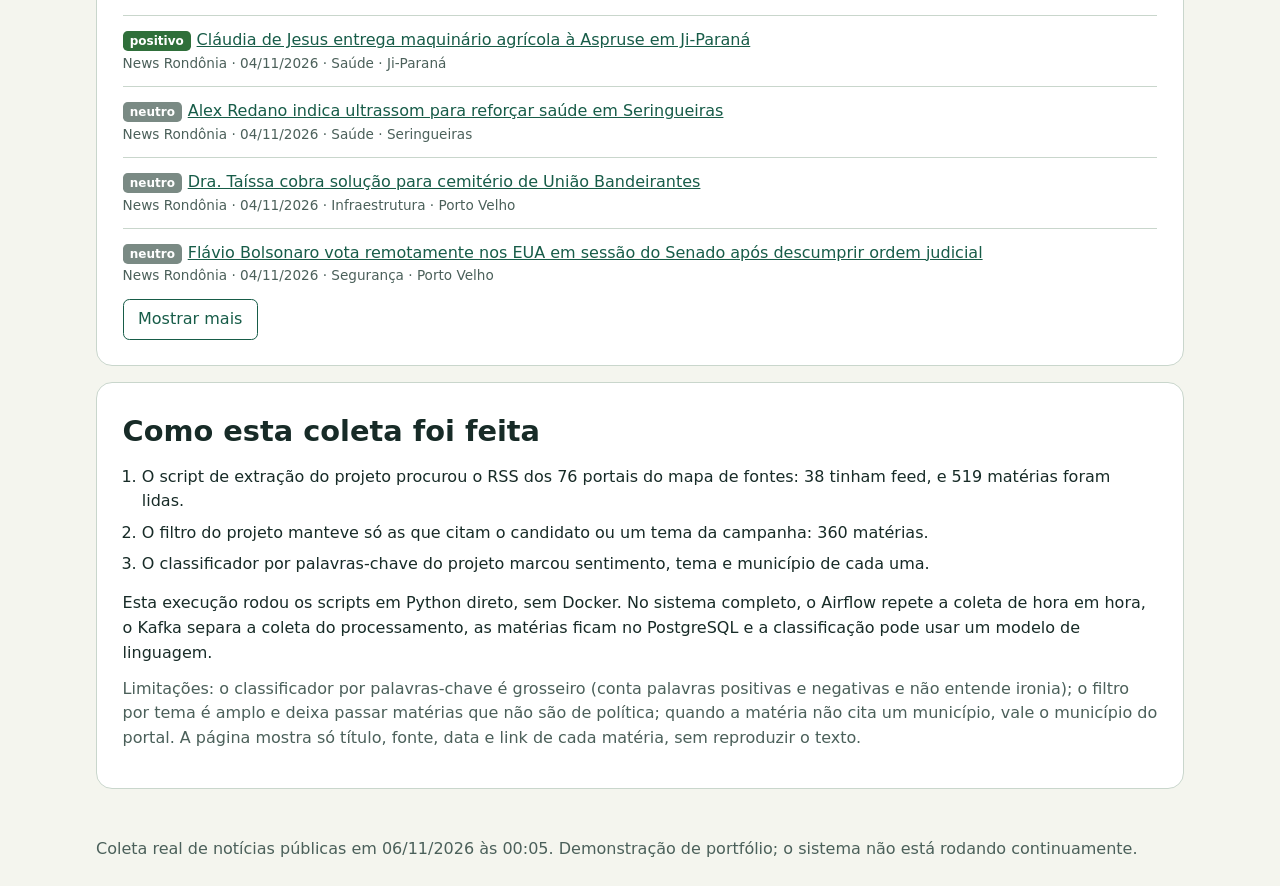
<file: demos/monitor-noticias/index.html>
<!doctype html>
<html lang="pt-BR">
<head>
  <meta charset="utf-8">
  <meta name="viewport" content="width=device-width, initial-scale=1">
  <title>Monitor de notícias | Demonstração de portfólio</title>
  <meta name="description" content="Demonstração do monitor de notícias políticas de Rondônia com uma coleta real feita em 06/11/2026 às 00:05.">
  <style>
    :root { color-scheme: light; --ink:#172b27; --muted:#4b605a; --paper:#f4f5ee; --line:#c9d6cc; --accent:#175c48; --neg:#a23b2a; --pos:#2f6f3a; --neu:#7a8a84; }
    * { box-sizing:border-box; }
    body { margin:0; background:var(--paper); color:var(--ink); font:1rem/1.55 system-ui,sans-serif; }
    a { color:var(--accent); }
    header { background:#173e34; color:white; padding:2.5rem 0; }
    header a { color:#d7f5e6; }
    .wrap { width:min(100% - 2rem, 68rem); margin:auto; }
    h1,h2,h3,p { margin:0 0 .7rem; }
    h1 { font-size:clamp(2rem,6vw,3.6rem); line-height:1.05; }
    h2 { font-size:clamp(1.35rem,4vw,1.8rem); }
    h3 { font-size:1.05rem; }
    .eyebrow { font-size:.85rem; font-weight:700; letter-spacing:.07em; text-transform:uppercase; }
    nav { display:flex; flex-wrap:wrap; gap:.9rem; margin-top:1rem; }
    main { padding:1.25rem 0 2rem; }
    section { margin:1rem 0; padding:clamp(1rem,3vw,1.6rem); border:1px solid var(--line); border-radius:1rem; background:white; }
    .note { color:var(--muted); }
    .grid { display:grid; grid-template-columns:repeat(auto-fit,minmax(min(100%,11rem),1fr)); gap:.75rem; }
    .cols { display:grid; grid-template-columns:repeat(auto-fit,minmax(min(100%,19rem),1fr)); gap:1.5rem; }
    .card { background:#eef4ee; padding:.9rem; border-radius:.65rem; }
    .number { display:block; font-size:1.65rem; font-weight:750; font-variant-numeric:tabular-nums; }
    .filters { display:flex; flex-wrap:wrap; gap:.75rem 1rem; align-items:end; margin:.5rem 0 0; }
    label { display:flex; flex-direction:column; gap:.2rem; font-size:.9rem; font-weight:600; }
    label.check { flex-direction:row; align-items:center; gap:.4rem; }
    select, input[type=search] { font:inherit; padding:.4rem .5rem; border:1px solid var(--line); border-radius:.4rem; background:white; color:var(--ink); min-width:10rem; max-width:100%; }
    .bars { display:flex; flex-direction:column; gap:.35rem; }
    .bar { display:grid; grid-template-columns:minmax(0,9.5rem) 1fr 2.6rem; gap:.5rem; align-items:center; font-variant-numeric:tabular-nums; font-size:.92rem; }
    .bar > span:first-child { overflow:hidden; text-overflow:ellipsis; white-space:nowrap; }
    .track { background:#e6efe9; border-radius:.25rem; overflow:hidden; height:.85rem; }
    .fill { display:block; height:100%; background:var(--accent); }
    .fill.negativo { background:var(--neg); } .fill.positivo { background:var(--pos); } .fill.neutro { background:var(--neu); }
    .value { text-align:right; }
    article { padding:.75rem 0; border-top:1px solid var(--line); }
    article p { margin:0; }
    .meta { font-size:.85rem; color:var(--muted); }
    .tag { display:inline-block; font-size:.75rem; font-weight:700; padding:.05rem .45rem; border-radius:.3rem; margin-right:.35rem; color:white; }
    .tag.negativo { background:var(--neg); } .tag.positivo { background:var(--pos); } .tag.neutro { background:var(--neu); }
    .alerta { border-left:4px solid var(--neg); padding-left:.8rem; }
    ol.fluxo { margin:0; padding-left:1.2rem; display:flex; flex-direction:column; gap:.4rem; }
    button { font:inherit; padding:.45rem .9rem; border-radius:.4rem; border:1px solid var(--accent); background:white; color:var(--accent); cursor:pointer; }
    footer { padding:0 0 1.5rem; color:var(--muted); }
    :focus-visible { outline:3px solid #29775e; outline-offset:3px; }
  </style>
</head>
<body>
  <header>
    <div class="wrap">
      <p class="eyebrow">Cézar Santos Gonçalves · Portfólio</p>
      <h1>Monitor de notícias</h1>
      <p>Demonstração com uma coleta real dos portais de Rondônia, feita em 06/11/2026 às 00:05 com os scripts do pipeline.</p>
      <nav aria-label="Navegação da demonstração">
        <a href="#painel">Painel</a>
        <a href="#alertas">Alertas</a>
        <a href="#materias">Matérias</a>
        <a href="#como">Como foi feita</a>
        <a href="/cases/monitor-noticias.html">Voltar ao case</a>
      </nav>
    </div>
  </header>
  <main class="wrap">
    <section id="painel" aria-labelledby="titulo-painel">
      <h2 id="titulo-painel">Painel</h2>
      <p class="note">Mesmas visões do painel Streamlit do projeto. Os filtros valem para todo o painel.</p>
      <div class="filters">
        <label>Tema <select id="f-tema"></select></label>
        <label>Município <select id="f-mun"></select></label>
        <label>Sentimento <select id="f-sent"><option value="">Todos</option><option>positivo</option><option>neutro</option><option>negativo</option></select></label>
        <label>Buscar no título <input id="f-busca" type="search" placeholder="Ex.: BR-364"></label>
        <label class="check"><input id="f-cand" type="checkbox"> Só as que citam Marcos Rogério</label>
      </div>
      <div class="grid" style="margin-top:1rem">
        <div class="card"><span class="number" id="k-total">0</span>Matérias</div>
        <div class="card"><span class="number" id="k-cand">0</span>Citam Marcos Rogério</div>
        <div class="card"><span class="number" id="k-neg">0</span>Negativas</div>
        <div class="card"><span class="number" id="k-fontes">0</span>Fontes distintas</div>
      </div>
    </section>
    <section aria-label="Gráficos">
      <div class="cols">
        <div><h3>Sentimento</h3><div id="g-sent" class="bars"></div></div>
        <div><h3>Temas mais citados</h3><div id="g-tema" class="bars"></div></div>
      </div>
      <h3 style="margin-top:1.4rem">Matérias por fonte</h3>
      <div id="g-fonte" class="bars"></div>
    </section>
    <section id="alertas" aria-labelledby="titulo-alertas">
      <h2 id="titulo-alertas">Alertas: negativas sobre o candidato</h2>
      <p class="note">No sistema completo, cada matéria que cai nesta regra dispara uma mensagem no Slack ou no Telegram.</p>
      <div id="lista-alertas"></div>
    </section>
    <section id="materias" aria-labelledby="titulo-materias">
      <h2 id="titulo-materias">Matérias</h2>
      <p id="resumo-lista" class="note" role="status"></p>
      <div id="lista"></div>
      <button id="mais" type="button">Mostrar mais</button>
    </section>
    <section id="como" aria-labelledby="titulo-como">
      <h2 id="titulo-como">Como esta coleta foi feita</h2>
      <ol class="fluxo">
        <li>O script de extração do projeto procurou o RSS dos 76 portais do mapa de fontes: 38 tinham feed, e 519 matérias foram lidas.</li>
        <li>O filtro do projeto manteve só as que citam o candidato ou um tema da campanha: 360 matérias.</li>
        <li>O classificador por palavras-chave do projeto marcou sentimento, tema e município de cada uma.</li>
      </ol>
      <p style="margin-top:.9rem">Esta execução rodou os scripts em Python direto, sem Docker. No sistema completo, o Airflow repete a coleta de hora em hora, o Kafka separa a coleta do processamento, as matérias ficam no PostgreSQL e a classificação pode usar um modelo de linguagem.</p>
      <p class="note">Limitações: o classificador por palavras-chave é grosseiro (conta palavras positivas e negativas e não entende ironia); o filtro por tema é amplo e deixa passar matérias que não são de política; quando a matéria não cita um município, vale o município do portal. A página mostra só título, fonte, data e link de cada matéria, sem reproduzir o texto.</p>
    </section>
  </main>
  <footer class="wrap">Coleta real de notícias públicas em 06/11/2026 às 00:05. Demonstração de portfólio; o sistema não está rodando continuamente.</footer>
  <script>
    const M = [{"t": "Prefeitura da capital informa suspensão judicial do TAF da Guarda Municipal e tenta manter data", "u": "https://www.rondoniagora.com/concursos-e-empregos/prefeitura-da-capital-informa-suspensao-judicial-do-taf-da-guarda-municipal-e-tenta-manter-data", "f": "Rondônia Agora", "d": "05/11/2026", "s": "neutro", "c": false, "tema": "Saúde", "m": "Porto Velho"}, {"t": "Senador Bagattoli deve trabalhar para evitar a destruição de maquinários de garimpos regularizados", "u": "https://www.rondoniagora.com/politica/senador-bagattoli-deve-trabalhar-para-evitar-a-destruicao-de-maquinarios-de-garimpos-regularizados", "f": "Rondônia Agora", "d": "05/11/2026", "s": "neutro", "c": false, "tema": "Segurança", "m": "Porto Velho"}, {"t": "Locomotiva 18 terá passeio turístico gratuito neste domingo no complexo da EFMM", "u": "https://www.rondoniagora.com/geral/locomotiva-18-tera-passeio-turistico-gratuito-neste-domingo-no-complexo-da-efmm", "f": "Rondônia Agora", "d": "05/11/2026", "s": "neutro", "c": false, "tema": "Política/Gestão", "m": "Porto Velho"}, {"t": "MPRO aponta falhas no controle de jornadas de profissionais da Saúde; prejuízo aos cofres públicos é acima de R$ 1 milhão", "u": "https://www.rondoniagora.com/geral/mpro-aponta-falhas-no-controle-de-jornadas-de-profissionais-da-saude-prejuizo-aos-cofres-publicos-e-acima-de-r-1-milhao", "f": "Rondônia Agora", "d": "05/11/2026", "s": "neutro", "c": false, "tema": "Saúde", "m": "Porto Velho"}, {"t": "Alex Redano indica aquisição de equipamentos e veículo para reforçar atendimento nas UBS de Vale do Anari", "u": "https://www.rondoniagora.com/politica/alex-redano-indica-aquisicao-de-equipamentos-e-veiculo-para-reforcar-atendimento-nas-ubs-de-vale-do-anari", "f": "Rondônia Agora", "d": "05/11/2026", "s": "neutro", "c": false, "tema": "Política/Gestão", "m": "Vale do Anari"}, {"t": "TRE rejeita pedido de multa contra parlamentar por suposto outdoor", "u": "https://www.rondoniagora.com/politica/tre-rejeita-pedido-de-multa-contra-parlamentar-por-suposto-outdoor", "f": "Rondônia Agora", "d": "05/11/2026", "s": "neutro", "c": false, "tema": "Saúde", "m": "Porto Velho"}, {"t": "Cigarro, álcool: Governo aumenta impostos de produtos considerados prejudiciais à saúde e ambiente", "u": "https://www.rondoniagora.com/nacional/cigarro-alcool-governo-aumenta-impostos-de-produtos-considerados-prejudiciais-a-saude-e-ambiente", "f": "Rondônia Agora", "d": "05/11/2026", "s": "neutro", "c": false, "tema": "Saúde", "m": "Porto Velho"}, {"t": "Foragido é preso pelo Denarc com drogas, pistola e quase R$ 9 mil em Porto Velho", "u": "https://www.rondoniagora.com/policia/foragido-e-preso-pelo-denarc-com-drogas-pistola-e-quase-r-9-mil-em-porto-velho", "f": "Rondônia Agora", "d": "05/11/2026", "s": "neutro", "c": false, "tema": "Segurança", "m": "Porto Velho"}, {"t": "Dra. Taíssa cobra transparência sobre recursos da Feira do Empreendedor", "u": "https://newsrondonia.com.br/politica/2026/11/05/dra-taissa-cobra-transparencia-sobre-recursos-da-feira-do-empreendedor/", "f": "News Rondônia", "d": "05/11/2026", "s": "neutro", "c": false, "tema": "Infraestrutura", "m": "Porto Velho"}, {"t": "Dra. Taíssa solicita ressonância magnética para hospital de Guajará-Mirim", "u": "https://newsrondonia.com.br/politica/2026/11/05/dra-taissa-solicita-ressonancia-magnetica-para-hospital-de-guajara-mirim/", "f": "News Rondônia", "d": "05/11/2026", "s": "neutro", "c": false, "tema": "Saúde", "m": "Guajará-Mirim"}, {"t": "Dra. Taíssa cobra execução de recursos para o Festival Duelo na Fronteira", "u": "https://newsrondonia.com.br/politica/2026/11/05/dra-taissa-cobra-execucao-de-recursos-para-o-festival-duelo-na-fronteira/", "f": "News Rondônia", "d": "05/11/2026", "s": "neutro", "c": false, "tema": "Infraestrutura", "m": "Guajará-Mirim"}, {"t": "Alex Redano pede equipamentos e veículo para UBS de Vale do Anari", "u": "https://newsrondonia.com.br/politica/2026/11/05/alex-redano-pede-equipamentos-e-veiculo-para-ubs-de-vale-do-anari/", "f": "News Rondônia", "d": "05/11/2026", "s": "positivo", "c": false, "tema": "Saúde", "m": "Vale do Anari"}, {"t": "Assembleia aprova R$ 626 mil para reforçar equipe da Fhemeron", "u": "https://newsrondonia.com.br/politica/2026/11/05/assembleia-aprova-r-626-mil-para-reforcar-equipe-da-fhemeron/", "f": "News Rondônia", "d": "05/11/2026", "s": "neutro", "c": false, "tema": "Política/Gestão", "m": "Porto Velho"}, {"t": "Assembleia Legislativa aprova crédito de R$ 15,3 milhões para Sefin", "u": "https://newsrondonia.com.br/politica/2026/11/05/assembleia-legislativa-aprova-credito-de-r-153-milhoes-para-sefin/", "f": "News Rondônia", "d": "05/11/2026", "s": "neutro", "c": false, "tema": "Política/Gestão", "m": "Porto Velho"}, {"t": "Sete brasileiros do Partido Democrata são eleitos para assembleias estaduais nos Estados Unidos", "u": "https://newsrondonia.com.br/politica/2026/11/05/sete-brasileiros-do-partido-democrata-sao-eleitos-para-assembleias-estaduais-nos-estados-unidos/", "f": "News Rondônia", "d": "05/11/2026", "s": "positivo", "c": false, "tema": "Política/Gestão", "m": "Porto Velho"}, {"t": "Fachin dá 15 dias para PGR se manifestar sobre indiciamento de Vorcaro", "u": "https://newsrondonia.com.br/politica/2026/11/05/fachin-da-15-dias-para-pgr-se-manifestar-sobre-indiciamento-de-vorcaro/", "f": "News Rondônia", "d": "05/11/2026", "s": "neutro", "c": false, "tema": "Segurança", "m": "Porto Velho"}, {"t": "Presidente do Senado adia análise sobre redução da maioridade penal após acordo com a Câmara", "u": "https://newsrondonia.com.br/politica/2026/11/05/presidente-do-senado-adia-analise-sobre-reducao-da-maioridade-penal-apos-acordo-com-a-camara/", "f": "News Rondônia", "d": "05/11/2026", "s": "neutro", "c": false, "tema": "Política/Gestão", "m": "Porto Velho"}, {"t": "Governo federal publica MP que regulamenta alíquotas de transição do Imposto Seletivo para 2027", "u": "https://newsrondonia.com.br/politica/2026/11/05/governo-federal-publica-mp-que-regulamenta-aliquotas-de-transicao-do-imposto-seletivo-para-2027/", "f": "News Rondônia", "d": "05/11/2026", "s": "neutro", "c": false, "tema": "Política/Gestão", "m": "Porto Velho"}, {"t": "PEC da Segurança Pública: o que muda para Rondônia no combate ao crime organizado?", "u": "https://newsrondonia.com.br/politica/2026/11/05/pec-da-seguranca-publica-o-que-muda-para-rondonia-no-combate-ao-crime-organizado/", "f": "News Rondônia", "d": "05/11/2026", "s": "neutro", "c": false, "tema": "Segurança", "m": "Porto Velho"}, {"t": "Ministro André Mendonça concede prazo de 15 dias para PGR se manifestar sobre indiciamento de ex-banqueiro no caso BRB", "u": "https://newsrondonia.com.br/politica/2026/11/04/ministro-andre-mendonca-concede-prazo-de-15-dias-para-pgr-se-manifestar-sobre-indiciamento-de-ex-banqueiro-no-caso-brb/", "f": "News Rondônia", "d": "04/11/2026", "s": "neutro", "c": false, "tema": "Segurança", "m": "Porto Velho"}, {"t": "Pedro Fernandes indica ao Governo a implantação de totem de videomonitoramento da Polícia Militar no distrito de Bom Futuro", "u": "https://newsrondonia.com.br/politica/2026/11/04/pedro-fernandes-indica-ao-governo-a-implantacao-de-totem-de-videomonitoramento-da-policia-militar-no-distrito-de-bom-futuro/", "f": "News Rondônia", "d": "04/11/2026", "s": "neutro", "c": false, "tema": "Segurança", "m": "Porto Velho"}, {"t": "Cláudia de Jesus entrega maquinário agrícola à Aspruse em Ji-Paraná", "u": "https://newsrondonia.com.br/politica/2026/11/04/claudia-de-jesus-entrega-maquinario-agricola-a-aspruse-em-ji-parana/", "f": "News Rondônia", "d": "04/11/2026", "s": "positivo", "c": false, "tema": "Saúde", "m": "Ji-Paraná"}, {"t": "Alex Redano indica ultrassom para reforçar saúde em Seringueiras", "u": "https://newsrondonia.com.br/politica/2026/11/04/alex-redano-indica-ultrassom-para-reforcar-saude-em-seringueiras/", "f": "News Rondônia", "d": "04/11/2026", "s": "neutro", "c": false, "tema": "Saúde", "m": "Seringueiras"}, {"t": "Dra. Taíssa cobra solução para cemitério de União Bandeirantes", "u": "https://newsrondonia.com.br/politica/2026/11/04/dra-taissa-cobra-solucao-para-cemiterio-de-uniao-bandeirantes/", "f": "News Rondônia", "d": "04/11/2026", "s": "neutro", "c": false, "tema": "Infraestrutura", "m": "Porto Velho"}, {"t": "Flávio Bolsonaro vota remotamente nos EUA em sessão do Senado após descumprir ordem judicial", "u": "https://newsrondonia.com.br/politica/2026/11/04/flavio-bolsonaro-vota-remotamente-nos-eua-em-sessao-do-senado-apos-descumprir-ordem-judicial/", "f": "News Rondônia", "d": "04/11/2026", "s": "neutro", "c": false, "tema": "Segurança", "m": "Porto Velho"}, {"t": "Ministério do Trabalho registra mais de 7 mil denúncias de assédio eleitoral e cobra retratação de empresários", "u": "https://newsrondonia.com.br/politica/2026/11/04/ministerio-do-trabalho-registra-mais-de-7-mil-denuncias-de-assedio-eleitoral-e-cobra-retratacao-de-empresarios/", "f": "News Rondônia", "d": "04/11/2026", "s": "negativo", "c": false, "tema": "Infraestrutura", "m": "Porto Velho"}, {"t": "Emenda de R$ 200 mil de Laerte Gomes garante recursos para programação natalina de Ouro Preto do Oeste", "u": "https://www.portal364.com/2026/11/emenda-de-r-200-mil-de-laerte-gomes.html", "f": "Portal 364", "d": "05/11/2026", "s": "neutro", "c": false, "tema": "Política/Gestão", "m": "Porto Velho"}, {"t": "Laerte Gomes confirma que incluirá R$ 4 milhões no orçamento de 2027 para projeto de teleférico em Ouro Preto do Oeste", "u": "https://www.portal364.com/2026/11/laerte-gomes-confirma-que-incluira-r-4.html", "f": "Portal 364", "d": "04/11/2026", "s": "neutro", "c": false, "tema": "Política/Gestão", "m": "Porto Velho"}, {"t": "Vítimas de acidente aéreo são identificadas: Empresário, família e tripulação que estavam a bordo", "u": "https://www.portal364.com/2026/11/vitimas-de-acidente-aereo-sao.html", "f": "Portal 364", "d": "03/11/2026", "s": "neutro", "c": false, "tema": "Outros", "m": "Porto Velho"}, {"t": "Ministros vão ao Mato Grosso do Sul e reforçam proteção às comunidades indígenas", "u": "https://www.portal364.com/2026/11/ministros-vao-ao-mato-grosso-do-sul-e.html", "f": "Portal 364", "d": "02/11/2026", "s": "negativo", "c": false, "tema": "Segurança", "m": "Porto Velho"}, {"t": "PF destrói 20 dragas usadas no garimpo ilegal de ouro no rio Madeira, em RO", "u": "https://www.portal364.com/2026/11/pf-destroi-20-dragas-usadas-no-garimpo.html", "f": "Portal 364", "d": "02/11/2026", "s": "neutro", "c": false, "tema": "Outros", "m": "Porto Velho"}, {"t": "Prefeitura abre vagas para médicos, enfermeiros, odontólogos e técnicos", "u": "https://www.portal364.com/2026/11/prefeitura-abre-vagas-para-medicos.html", "f": "Portal 364", "d": "02/11/2026", "s": "neutro", "c": false, "tema": "Saúde", "m": "Porto Velho"}, {"t": "Lei prevê até 8% das vagas de emprego para mulheres vítimas de violência e mães atípicas", "u": "https://www.portal364.com/2026/11/lei-preve-ate-8-das-vagas-de-emprego.html", "f": "Portal 364", "d": "02/11/2026", "s": "neutro", "c": false, "tema": "Agro/Economia", "m": "Porto Velho"}, {"t": "A verdadeira vergonha de Rondônia: Salário milionário não bastou e governador agora quer saúde privada paga com o teu dinheiro!", "u": "https://www.portal364.com/2026/10/a-verdadeira-vergonha-de-rondonia.html", "f": "Portal 364", "d": "31/10/2026", "s": "neutro", "c": false, "tema": "Saúde", "m": "Porto Velho"}, {"t": "SINPOL: ata expõe Pix de R$ 53 mil na conta do presidente e suspeita de uso de dinheiro do sindicato em campanha eleitoral", "u": "https://www.portal364.com/2026/10/sinpol-ata-expoe-pix-de-r-53-mil-na.html", "f": "Portal 364", "d": "31/10/2026", "s": "negativo", "c": false, "tema": "Saúde", "m": "Porto Velho"}, {"t": "TRÊS CULPADOS: Crise na publicidade do Governo de Rondônia expõe falhas de articulação e pressiona liberação de orçamento", "u": "https://www.portal364.com/2026/10/tres-culpados-crise-na-publicidade-do.html", "f": "Portal 364", "d": "30/10/2026", "s": "negativo", "c": false, "tema": "Política/Gestão", "m": "Porto Velho"}, {"t": "Prefeitura de Porto Velho abre inscrições para concurso do IPAM nesta segunda (2)", "u": "https://www.portal364.com/2026/10/prefeitura-de-porto-velho-abre.html", "f": "Portal 364", "d": "29/10/2026", "s": "neutro", "c": false, "tema": "Política/Gestão", "m": "Porto Velho"}, {"t": "Saúde municipal mantém atendimentos de urgência durante feriadão de Finados", "u": "https://www.portal364.com/2026/10/saude-municipal-mantem-atendimentos-de.html", "f": "Portal 364", "d": "29/10/2026", "s": "neutro", "c": false, "tema": "Saúde", "m": "Porto Velho"}, {"t": "MPRO capacita rede de proteção para implementar protocolo de prevenção à violência nas escolas de Ouro Preto do Oeste", "u": "https://www.portal364.com/2026/10/mpro-capacita-rede-de-protecao-para.html", "f": "Portal 364", "d": "28/10/2026", "s": "neutro", "c": false, "tema": "Segurança", "m": "Porto Velho"}, {"t": "Alero aprova adequação de R$ 96,7 milhões no orçamento do Fitha", "u": "https://www.portal364.com/2026/10/alero-aprova-adequacao-de-r-967-milhoes.html", "f": "Portal 364", "d": "28/10/2026", "s": "neutro", "c": false, "tema": "Política/Gestão", "m": "Porto Velho"}, {"t": "Prefeitura instala semáforo para reduzir acidentes na avenida Mamoré com a rua Capão da Canoa", "u": "https://www.portal364.com/2026/10/prefeitura-instala-semaforo-para.html", "f": "Portal 364", "d": "28/10/2026", "s": "neutro", "c": false, "tema": "Segurança", "m": "Porto Velho"}, {"t": "Jornada de acesso ao mercado selecionará cinco empresas de turismo de Porto Velho para a Festuris, em Gramado", "u": "https://www.portal364.com/2026/10/damares-classifica-como-asquerosa.html", "f": "Portal 364", "d": "28/10/2026", "s": "neutro", "c": false, "tema": "Outros", "m": "Porto Velho"}, {"t": "Após Chegada aos EUA, Flávio Bolsonaro Busca Refúgio e Apoio Político no Governo Trump", "u": "https://www.portal364.com/2026/10/apos-chegada-aos-eua-flavio-bolsonaro.html", "f": "Portal 364", "d": "28/10/2026", "s": "neutro", "c": false, "tema": "Política/Gestão", "m": "Porto Velho"}, {"t": "Deputado Laerte Gomes destaca união política, homenageia o pai e defende avanços para Rondônia", "u": "https://www.portal364.com/2026/10/deputado-estadual-laerte-gomes-psd-foto.html", "f": "Portal 364", "d": "27/10/2026", "s": "positivo", "c": false, "tema": "Política/Gestão", "m": "Porto Velho"}, {"t": "Prefeitura de Porto Velho transfere ponto facultativo como ação de valorização ao servidor", "u": "https://www.portal364.com/2026/10/prefeitura-de-porto-velho-transfere.html", "f": "Portal 364", "d": "27/10/2026", "s": "neutro", "c": false, "tema": "Política/Gestão", "m": "Porto Velho"}, {"t": "Direita Consolida Maioria e Projeta Virada Histórica na Presidência do Senado", "u": "https://www.portal364.com/2026/10/direita-consolida-maioria-e-projeta.html", "f": "Portal 364", "d": "27/10/2026", "s": "neutro", "c": false, "tema": "Outros", "m": "Porto Velho"}, {"t": "Carro com apoiadores que comemoravam vitória de Lula é atacado a tiros em Porto Velho, RO", "u": "https://www.portal364.com/2026/10/carro-com-apoiadores-que-comemoravam.html", "f": "Portal 364", "d": "26/10/2026", "s": "positivo", "c": false, "tema": "Saúde", "m": "Porto Velho"}, {"t": "Prefeitura assegura crianças em sala de aula em Vista Alegre do Abunã", "u": "https://www.portal364.com/2026/10/prefeitura-assegura-criancas-em-sala-de.html", "f": "Portal 364", "d": "26/10/2026", "s": "neutro", "c": false, "tema": "Educação", "m": "Porto Velho"}, {"t": "Prefeitura instala abrigos para gatos em espaços públicos", "u": "https://www.portal364.com/2026/10/prefeitura-instala-abrigos-para-gatos.html", "f": "Portal 364", "d": "26/10/2026", "s": "neutro", "c": false, "tema": "Política/Gestão", "m": "Porto Velho"}, {"t": "Juiz do TRE-RO afasta as duas multas pedidas contra Jean Mendonça pelo Iveco de saúde parado há 15 meses em Pimenta Bueno", "u": "https://informarondonia.com.br/2026/11/05/juiz-do-tre-ro-afasta-as-duas-multas-pedidas-contra-jean-mendonca-pelo-iveco-de-saude-parado-ha-15-meses-em-pimenta-bueno/", "f": "Informa Rondônia", "d": "05/11/2026", "s": "neutro", "c": false, "tema": "Saúde", "m": "Porto Velho"}, {"t": "Parecer do MP de Contas dá razão a CEDECA, AIAB e Kanindé e cobra edital do concurso indígena a tempo de os aprovados entrarem em 2027", "u": "https://informarondonia.com.br/2026/11/05/parecer-do-mp-de-contas-da-razao-a-cedeca-aiab-e-kaninde-e-cobra-edital-do-concurso-indigena-a-tempo-de-os-aprovados-entrarem-em-2027/", "f": "Informa Rondônia", "d": "05/11/2026", "s": "positivo", "c": false, "tema": "Infraestrutura", "m": "Porto Velho"}, {"t": "Emenda de R$ 100 mil da deputada Cláudia de Jesus paga equipamentos agrícolas para associação de agricultores de Campo Novo", "u": "https://informarondonia.com.br/2026/11/05/emenda-de-r-100-mil-da-deputada-claudia-de-jesus-paga-equipamentos-agricolas-para-associacao-de-agricultores-de-campo-novo/", "f": "Informa Rondônia", "d": "05/11/2026", "s": "positivo", "c": false, "tema": "Saúde", "m": "Porto Velho"}, {"t": "Leo Moraes mostra quase 2 km de asfalto novo na ligação do Nova Esperança e anuncia a segunda etapa, com o Sinaliza +PVH", "u": "https://informarondonia.com.br/2026/11/05/leo-moraes-mostra-quase-2-km-de-asfalto-novo-na-ligacao-do-nova-esperanca-e-anuncia-a-segunda-etapa-com-o-sinaliza-pvh/", "f": "Informa Rondônia", "d": "05/11/2026", "s": "neutro", "c": false, "tema": "Infraestrutura", "m": "Porto Velho"}, {"t": "Marcos Rogério acompanha em Brasília o lançamento da candidatura de Rogério Marinho à presidência do Senado", "u": "https://informarondonia.com.br/2026/11/05/marcos-rogerio-acompanha-em-brasilia-o-lancamento-da-candidatura-de-rogerio-marinho-a-presidencia-do-senado/", "f": "Informa Rondônia", "d": "05/11/2026", "s": "neutro", "c": true, "tema": "Outros", "m": "Porto Velho"}, {"t": "Rocha promete última entrevista como governador; Avante pode perder recursos e deputado; e Marcos Rogério provoca reações", "u": "https://informarondonia.com.br/2026/11/05/rocha-promete-ultima-entrevista-como-governador-avante-pode-perder-recursos-e-deputado-e-marcos-rogerio-provoca-reacoes/", "f": "Informa Rondônia", "d": "05/11/2026", "s": "neutro", "c": true, "tema": "Outros", "m": "Porto Velho"}, {"t": "Dra. Taíssa cobra esclarecimentos sobre recursos da Feira do Empreendedor", "u": "https://portalguajara.com/noticia/44095/dra-taissa-cobra-esclarecimentos-sobre-recursos-da-feira-do-empreendedor", "f": "Portal Guajará", "d": "05/11/2026", "s": "neutro", "c": false, "tema": "Infraestrutura", "m": "Porto Velho"}, {"t": "Emenda de R$ 200 mil de Laerte Gomes garante recursos para programação natalina de Ouro Preto do Oeste", "u": "https://portalguajara.com/noticia/44094/emenda-de-r-200-mil-de-laerte-gomes-garante-recursos-para-programacao-natalina-de-ouro-preto-do-oeste", "f": "Portal Guajará", "d": "05/11/2026", "s": "neutro", "c": false, "tema": "Política/Gestão", "m": "Ouro Preto do Oeste"}, {"t": "Dra. Taíssa solicita aparelho de ressonância magnética para Guajará-Mirim", "u": "https://portalguajara.com/noticia/44093/dra-taissa-solicita-aparelho-de-ressonancia-magnetica-para-guajara-mirim", "f": "Portal Guajará", "d": "05/11/2026", "s": "neutro", "c": false, "tema": "Saúde", "m": "Guajará-Mirim"}, {"t": "Operação da PF contra grupo suspeito de movimentar R$ 741 milhões tem ações em Guajará-Mirim e outras cidades", "u": "https://portalguajara.com/noticia/44092/operacao-da-pf-contra-grupo-suspeito-de-movimentar-r-741-milhoes-tem-acoes-em-guajara-mirim-e-outras-cidades", "f": "Portal Guajará", "d": "05/11/2026", "s": "neutro", "c": false, "tema": "Saúde", "m": "Porto Velho"}, {"t": "Estudantes fora da escola podem se inscrever para vagas na rede estadual de RO em 2027", "u": "https://portalguajara.com/noticia/44091/estudantes-fora-da-escola-podem-se-inscrever-para-vagas-na-rede-estadual-de-ro-em-2027", "f": "Portal Guajará", "d": "05/11/2026", "s": "neutro", "c": false, "tema": "Educação", "m": "Porto Velho"}, {"t": "Homem procurado pela Justiça é preso com drogas, dinheiro e pistola em Porto Velho", "u": "https://portalguajara.com/noticia/44090/homem-procurado-pela-justica-e-preso-com-drogas-dinheiro-e-pistola-em-porto-velho", "f": "Portal Guajará", "d": "05/11/2026", "s": "neutro", "c": false, "tema": "Saúde", "m": "Porto Velho"}, {"t": "MP investiga profissionais da saúde que batiam ponto em dois locais ao mesmo tempo em RO", "u": "https://portalguajara.com/noticia/44089/mpro-aponta-prejuizo-superior-a-r-1-milhao-em-pagamentos-a-profissionais-da-saude-em-rondonia", "f": "Portal Guajará", "d": "05/11/2026", "s": "negativo", "c": false, "tema": "Saúde", "m": "Porto Velho"}, {"t": "De Rondônia para a China: Grupo Netway participa de feira internacional em busca de novas tecnologias", "u": "https://www.midiarondoniense.com/2026/11/de-rondonia-para-china-grupo-netway.html", "f": "Mídia Rondoniense", "d": "05/11/2026", "s": "neutro", "c": false, "tema": "Outros", "m": "Pimenta Bueno"}, {"t": "Vídeo mostra briga entre ex-marido e atual esposo de empresária na capital", "u": "https://www.midiarondoniense.com/2026/11/video-mostra-briga-entre-ex-marido-e.html", "f": "Mídia Rondoniense", "d": "05/11/2026", "s": "neutro", "c": false, "tema": "Segurança", "m": "Porto Velho"}, {"t": "Em Rondônia, Idosa cai em golpe do falso benefício do INSS e perde quase R$ 4 mil", "u": "https://www.midiarondoniense.com/2026/11/em-rondonia-idosa-cai-em-golpe-do-falso.html", "f": "Mídia Rondoniense", "d": "05/11/2026", "s": "negativo", "c": false, "tema": "Outros", "m": "Corumbiara"}, {"t": "Inscrições de processo Seletivo para estagiários do Tribunal de Justiça de Rondônia vai até esta sexta", "u": "https://www.midiarondoniense.com/2026/11/inscricoes-de-processo-seletivo-para.html", "f": "Mídia Rondoniense", "d": "05/11/2026", "s": "neutro", "c": false, "tema": "Saúde", "m": "Porto Velho"}, {"t": "Carne pode ficar mais cara em Rondônia após aumento de imposto sobre o gado", "u": "https://www.midiarondoniense.com/2026/11/carne-pode-ficar-mais-cara-em-rondonia.html", "f": "Mídia Rondoniense", "d": "05/11/2026", "s": "neutro", "c": false, "tema": "Outros", "m": "Porto Velho"}, {"t": "Homem que estrangulou jovem em Porto Velho é condenado a mais de 31 anos de prisão", "u": "https://www.midiarondoniense.com/2026/11/homem-que-estrangulou-jovem-em-porto.html", "f": "Mídia Rondoniense", "d": "05/11/2026", "s": "neutro", "c": false, "tema": "Saúde", "m": "Porto Velho"}, {"t": "Estudantes fora da escola já podem se inscrever para vagas na rede estadual de RO em 2027", "u": "https://www.midiarondoniense.com/2026/11/estudantes-fora-da-escola-ja-podem-se.html", "f": "Mídia Rondoniense", "d": "05/11/2026", "s": "neutro", "c": false, "tema": "Educação", "m": "Porto Velho"}, {"t": "Adolescente sobe em caixa d’água após discussão e mobiliza Bombeiros em Porto Velho", "u": "https://www.midiarondoniense.com/2026/11/adolescente-sobe-em-caixa-dagua-apos.html", "f": "Mídia Rondoniense", "d": "05/11/2026", "s": "negativo", "c": false, "tema": "Segurança", "m": "Porto Velho"}, {"t": "Dupla invade pátio da PRF, corta cadeados e furta motocicleta em Porto Velho", "u": "https://www.midiarondoniense.com/2026/11/dupla-invade-patio-da-prf-corta.html", "f": "Mídia Rondoniense", "d": "05/11/2026", "s": "neutro", "c": false, "tema": "Saúde", "m": "Porto Velho"}, {"t": "Jovem simula o próprio sequestro com imagem de IA para extorquir R$ 10 mil da família em Manaus", "u": "https://www.midiarondoniense.com/2026/11/jovem-simula-o-proprio-sequestro-com.html", "f": "Mídia Rondoniense", "d": "05/11/2026", "s": "neutro", "c": false, "tema": "Saúde", "m": "Porto Velho"}, {"t": "Salário mínimo de 2027: veja o valor previsto e quem terá aumento", "u": "https://www.midiarondoniense.com/2026/11/salario-minimo-de-2027-veja-o-valor.html", "f": "Mídia Rondoniense", "d": "05/11/2026", "s": "neutro", "c": false, "tema": "Agro/Economia", "m": "Porto Velho"}, {"t": "VÍDEO mostra momento em que tornado chega a Chapecó e deixa rastro de destruição", "u": "https://www.midiarondoniense.com/2026/11/video-mostra-momento-em-que-tornado.html", "f": "Mídia Rondoniense", "d": "05/11/2026", "s": "neutro", "c": false, "tema": "Outros", "m": "Porto Velho"}, {"t": "Energia cai a cada 30 minutos e revolta moradores de bairros em Porto Velho", "u": "https://www.midiarondoniense.com/2026/11/energia-cai-cada-30-minutos-e-revolta.html", "f": "Mídia Rondoniense", "d": "05/11/2026", "s": "negativo", "c": false, "tema": "Infraestrutura", "m": "Porto Velho"}, {"t": "Dupla invade loja, rende funcionário e dispara arma durante assalto em Porto Velho", "u": "https://www.midiarondoniense.com/2026/11/dupla-invade-loja-rende-funcionario-e.html", "f": "Mídia Rondoniense", "d": "05/11/2026", "s": "neutro", "c": false, "tema": "Saúde", "m": "Porto Velho"}, {"t": "Parque da Cidade fecha temporariamente para preparar um Natal Porto Velho Luz ainda maior em 2026", "u": "https://www.midiarondoniense.com/2026/11/parque-da-cidade-fecha-temporariamente.html", "f": "Mídia Rondoniense", "d": "04/11/2026", "s": "neutro", "c": false, "tema": "Outros", "m": "Porto Velho"}, {"t": "Rede de educação infantil terá quatro novas creches com investimentos de R$ 22 milhões", "u": "https://www.midiarondoniense.com/2026/11/rede-de-educacao-infantil-tera-quatro.html", "f": "Mídia Rondoniense", "d": "04/11/2026", "s": "positivo", "c": false, "tema": "Educação", "m": "Porto Velho"}, {"t": "CIEE oferece 54 oportunidades de estágio e aprendizagem para jovens de Rondônia na primeira semana de novembro", "u": "https://www.midiarondoniense.com/2026/11/ciee-oferece-54-oportunidades-de.html", "f": "Mídia Rondoniense", "d": "04/11/2026", "s": "positivo", "c": false, "tema": "Outros", "m": "Porto Velho"}, {"t": "Pedestre escapa da morte durante vendaval em Porto Velho; VÍDEO", "u": "https://www.midiarondoniense.com/2026/11/pedestre-escapa-da-morte-durante.html", "f": "Mídia Rondoniense", "d": "04/11/2026", "s": "neutro", "c": false, "tema": "Outros", "m": "Porto Velho"}, {"t": "Cristiane Lopes reforça atuação por Rondônia e discute novos investimentos com governador eleito Marcos Rogério", "u": "https://www.midiarondoniense.com/2026/11/cristiane-lopes-reforca-atuacao-por.html", "f": "Mídia Rondoniense", "d": "04/11/2026", "s": "positivo", "c": true, "tema": "Agro/Economia", "m": "Porto Velho"}, {"t": "Adolescente fica em estado gravíssimo após acidente que matou namorado em Rondônia", "u": "https://www.midiarondoniense.com/2026/11/adolescente-fica-em-estado-gravissimo.html", "f": "Mídia Rondoniense", "d": "04/11/2026", "s": "neutro", "c": false, "tema": "Outros", "m": "Porto Velho"}, {"t": "Jovem morre após 26 dias internado devido a acidente na BR-364 em Rondônia", "u": "https://www.midiarondoniense.com/2026/11/jovem-morre-apos-26-dias-internado.html", "f": "Mídia Rondoniense", "d": "04/11/2026", "s": "neutro", "c": false, "tema": "Infraestrutura", "m": "Ji-Paraná"}, {"t": "Família pede justiça após morte de universitário de 21 anos em Porto Velho; motorista investigada foi solta", "u": "https://www.midiarondoniense.com/2026/11/familia-pede-justica-apos-morte-de.html", "f": "Mídia Rondoniense", "d": "04/11/2026", "s": "neutro", "c": false, "tema": "Infraestrutura", "m": "Porto Velho"}, {"t": "Após eleições, Luizinho Goebel vai a Brasília e articula demandas de Rondônia com bancada federal", "u": "https://rondoniaempauta.com.br/apos-eleicoes-luizinho-goebel-vai-a-brasilia-e-articula-demandas-de-rondonia-com-bancada-federal/", "f": "Rondônia em Pauta", "d": "05/11/2026", "s": "neutro", "c": true, "tema": "Outros", "m": "Porto Velho"}, {"t": "Rosangela Donadon destaca playground já instalado em creche de Chupinguaia", "u": "https://rondoniaempauta.com.br/rosangela-donadon-destaca-playground-ja-instalado-em-creche-de-chupinguaia/", "f": "Rondônia em Pauta", "d": "05/11/2026", "s": "neutro", "c": false, "tema": "Educação", "m": "Chupinguaia"}, {"t": "Rondônia registra 16 prisões por furto de energia em outubro; número já passa de 120 em 2026", "u": "https://rondoniaempauta.com.br/rondonia-registra-16-prisoes-por-furto-de-energia-em-outubro-numero-ja-passa-de-120-em-2026/", "f": "Rondônia em Pauta", "d": "04/11/2026", "s": "neutro", "c": false, "tema": "Infraestrutura", "m": "Porto Velho"}, {"t": "Polícia Civil apreende materiais digitais em investigação sobre abuso sexual infantil em Rondônia", "u": "https://rondoniaempauta.com.br/policia-civil-apreende-materiais-digitais-em-investigacao-sobre-abuso-sexual-infantil-em-rondonia/", "f": "Rondônia em Pauta", "d": "03/11/2026", "s": "neutro", "c": false, "tema": "Saúde", "m": "Porto Velho"}, {"t": "Luizinho Goebel destaca aprovação de R$ 252,9 milhões para a Saúde de Rondônia", "u": "https://rondoniaempauta.com.br/luizinho-goebel-destaca-aprovacao-de-r-2529-milhoes-para-a-saude-de-rondonia/", "f": "Rondônia em Pauta", "d": "03/11/2026", "s": "positivo", "c": false, "tema": "Saúde", "m": "Porto Velho"}, {"t": "Mulher é esfaqueada no pescoço pelo companheiro e suspeito se apresenta à polícia em Vilhena", "u": "https://rondoniaempauta.com.br/mulher-e-esfaqueada-no-pescoco-pelo-companheiro-e-suspeito-se-apresenta-a-policia-em-vilhena/", "f": "Rondônia em Pauta", "d": "02/11/2026", "s": "neutro", "c": false, "tema": "Saúde", "m": "Vilhena"}, {"t": "Homem morre e mulher fica gravemente ferida após capotamento na zona rural de Vilhena", "u": "https://rondoniaempauta.com.br/homem-morre-e-mulher-fica-gravemente-ferida-apos-capotamento-na-zona-rural-de-vilhena/", "f": "Rondônia em Pauta", "d": "02/11/2026", "s": "neutro", "c": false, "tema": "Saúde", "m": "Vilhena"}, {"t": "Concurso para professores exigia exames íntimos e teve regras suspensas em RO; entenda o caso", "u": "https://rondoniaempauta.com.br/concurso-para-professores-exigia-exames-intimos-e-teve-regras-suspensas-em-ro-entenda-o-caso/", "f": "Rondônia em Pauta", "d": "01/11/2026", "s": "neutro", "c": false, "tema": "Saúde", "m": "Guajará-Mirim"}, {"t": "Alex Redano indica aquisição de aparelho de ultrassom para fortalecer saúde em Seringueiras", "u": "https://correiocentral.com.br/noticia/alex-redano-indica-aquisicao-de-aparelho-de-ultrassom-para-fortalecer-saude-em-seringueiras", "f": "Correio Central", "d": "05/11/2026", "s": "neutro", "c": false, "tema": "Saúde", "m": "Seringueiras"}, {"t": "Cantor Leonardo tem acordo mantido para sair da lista do trabalho escravo", "u": "https://correiocentral.com.br/noticia/cantor-leonardo-tem-acordo-mantido-para-sair-da-lista-do-trabalho-escravo", "f": "Correio Central", "d": "05/11/2026", "s": "neutro", "c": false, "tema": "Agro/Economia", "m": "Porto Velho"}, {"t": "PF inaugura laboratório para combater garimpo ilegal na Amazônia", "u": "https://correiocentral.com.br/noticia/pf-inaugura-laboratorio-para-combater-garimpo-ilegal-na-amazonia", "f": "Correio Central", "d": "05/11/2026", "s": "positivo", "c": false, "tema": "Segurança", "m": "Porto Velho"}, {"t": "“Queremos menos tempo de espera”, diz Léo Moraes ao destacar regras da Direita Livre em Porto Velho", "u": "https://correiocentral.com.br/noticia/queremos-menos-tempo-de-espera-diz-leo-moraes-ao-destacar-regras-da-direita-livre-em-porto-velho", "f": "Correio Central", "d": "05/11/2026", "s": "neutro", "c": false, "tema": "Política/Gestão", "m": "Porto Velho"}, {"t": "Assembleia Legislativa aprova projetos do deputado Ismael Crispin voltados à inclusão de pessoas com autismo e deficiência auditiva", "u": "https://correiocentral.com.br/noticia/assembleia-legislativa-aprova-projetos-do-deputado-ismael-crispin-voltados-a-inclusao-de-pessoas-com-autismo-e-deficiencia-auditiva", "f": "Correio Central", "d": "05/11/2026", "s": "positivo", "c": false, "tema": "Política/Gestão", "m": "Porto Velho"}, {"t": "BR-364 tem redução de 50% nos acidentes fatais", "u": "https://correiocentral.com.br/noticia/br-364-tem-reducao-de-50-nos-acidentes-fatais", "f": "Correio Central", "d": "05/11/2026", "s": "neutro", "c": false, "tema": "Infraestrutura", "m": "Porto Velho"}, {"t": "Semana Jurídica da FIMCA reúne especialistas para debater reforma tributária, segurança pública e ativismo judicial", "u": "https://www.euideal.com/noticia/65257/rondonia/destaques-empresariais/semana-juridica-da-fimca-reune-especialistas-para-debater-reforma-tributaria-seguranca-publica-e-ativismo-judicial.html", "f": "Eu Ideal", "d": "05/11/2026", "s": "neutro", "c": false, "tema": "Segurança", "m": "Porto Velho"}, {"t": "Dr. Aparício Carvalho lança novo livro sobre TDAH com circulação internacional", "u": "https://www.euideal.com/noticia/65255/rondonia/destaques-empresariais/dr-aparicio-carvalho-lanca-novo-livro-sobre-tdah-com-circulacao-internacional.html", "f": "Eu Ideal", "d": "05/11/2026", "s": "neutro", "c": false, "tema": "Saúde", "m": "Porto Velho"}, {"t": "Justiça suspende teste físico do concurso da Guarda Municipal de Porto Velho marcado para sábado e manda publicar novo edital em cinco dias", "u": "https://www.euideal.com/noticia/65253/rondonia/oportunidades/justica-suspende-teste-fisico-do-concurso-da-guarda-municipal-de-porto-velho-marcado-para-sabado-e-manda-publicar-novo-edital-em-cinco-dias.html", "f": "Eu Ideal", "d": "05/11/2026", "s": "neutro", "c": false, "tema": "Saúde", "m": "Porto Velho"}, {"t": "Herbert Lins analisa crise no Avante, corrida à prefeitura e fenômeno Mosquini no Papo Ideal", "u": "https://www.euideal.com/noticia/65252/rondonia/entrevistas-euideal/herbert-lins-analisa-crise-no-avante-corrida-a-prefeitura-e-fenomeno-mosquini-no-papo-ideal.html", "f": "Eu Ideal", "d": "05/11/2026", "s": "negativo", "c": false, "tema": "Política/Gestão", "m": "Porto Velho"}, {"t": "Mosquini diz que Sedam será órgão do “agro” no governo Marcos Rogério, que pretende rever lei ambiental e acabar com o pelotão da PM Ambiental", "u": "https://www.euideal.com/noticia/65251/rondonia/politica/mosquini-diz-que-sedam-sera-orgao-do-ldquo-agro-rdquo-no-governo-marcos-rogerio-que-pretende-rever-lei-ambiental-e-acabar-com-o-pelotao-da-pm-ambiental.html", "f": "Eu Ideal", "d": "05/11/2026", "s": "neutro", "c": true, "tema": "Segurança", "m": "Porto Velho"}, {"t": "Porto Velho tem 64,51% de cobertura estimada na atenção primária, a menor entre as capitais do Norte com dados divulgados em ranking nacional", "u": "https://www.euideal.com/noticia/65250/rondonia/regiao-norte/porto-velho-tem-64-51-de-cobertura-estimada-na-atencao-primaria-a-menor-entre-as-capitais-do-norte-com-dados-divulgados-em-ranking-nacional.html", "f": "Eu Ideal", "d": "05/11/2026", "s": "neutro", "c": false, "tema": "Saúde", "m": "Porto Velho"}, {"t": "“O motivo de termos perdido é a guerra”: Vance culpa conflito com o Irã por derrota republicana nas eleições de meio de mandato", "u": "https://www.euideal.com/noticia/65249/rondonia/politica/ldquo-o-motivo-de-termos-perdido-e-a-guerra-rdquo-vance-culpa-conflito-com-o-ira-por-derrota-republicana-nas-eleicoes-de-meio-de-mandato.html", "f": "Eu Ideal", "d": "05/11/2026", "s": "neutro", "c": false, "tema": "Política/Gestão", "m": "Porto Velho"}, {"t": "Operação Azzardo mira rede de bets ilegais que teria movimentado R$ 1 bilhão e usado empresas de fachada para lavar dinheiro", "u": "https://www.euideal.com/noticia/65248/rondonia/policial/operacao-azzardo-mira-rede-de-bets-ilegais-que-teria-movimentado-r-1-bilhao-e-usado-empresas-de-fachada-para-lavar-dinheiro.html", "f": "Eu Ideal", "d": "05/11/2026", "s": "neutro", "c": false, "tema": "Saúde", "m": "Porto Velho"}, {"t": "CFC e Atricon enviam carta a Lula e a governadores e propõem pacto nacional por gastos públicos mais eficientes", "u": "https://www.euideal.com/noticia/65247/rondonia/politica/cfc-e-atricon-enviam-carta-a-lula-e-a-governadores-e-propoem-pacto-nacional-por-gastos-publicos-mais-eficientes.html", "f": "Eu Ideal", "d": "05/11/2026", "s": "neutro", "c": false, "tema": "Saúde", "m": "Porto Velho"}, {"t": "ERI-BSB registra evolução superior a 1.700% na captação de recursos e alcança novo patamar de articulação institucional da PMRO em Brasília", "u": "https://www.euideal.com/noticia/65246/rondonia/rondonia/eri-bsb-registra-evolucao-superior-a-1-700-na-captacao-de-recursos-e-alcanca-novo-patamar-de-articulacao-institucional-da-pmro-em-brasilia.html", "f": "Eu Ideal", "d": "05/11/2026", "s": "neutro", "c": false, "tema": "Política/Gestão", "m": "Porto Velho"}, {"t": "PEC da Segurança Pública: o que muda para Rondônia no combate ao crime organizado?", "u": "https://www.euideal.com/noticia/65244/rondonia/policial/pec-da-seguranca-publica-o-que-muda-para-rondonia-no-combate-ao-crime-organizado.html", "f": "Eu Ideal", "d": "05/11/2026", "s": "positivo", "c": false, "tema": "Segurança", "m": "Porto Velho"}, {"t": "Concurso valoriza a produção queijeira e fortalece a agricultura familiar de Rondônia", "u": "https://www.euideal.com/noticia/65242/rondonia/concurso-valoriza-a-producao-queijeira-e-fortalece-a-agricultura-familiar-de-rondonia.html", "f": "Eu Ideal", "d": "05/11/2026", "s": "neutro", "c": false, "tema": "Agro/Economia", "m": "Porto Velho"}, {"t": "Conexão Tech.RO 2026 encerra programação nesta quinta-feira, 5, com debates sobre inovação e transformação digital", "u": "https://www.euideal.com/noticia/65241/rondonia/conexao-tech-ro-2026-encerra-programacao-nesta-quinta-feira-5-com-debates-sobre-inovacao-e-transformacao-digital.html", "f": "Eu Ideal", "d": "05/11/2026", "s": "neutro", "c": false, "tema": "Política/Gestão", "m": "Porto Velho"}, {"t": "Justiça manda Prefeitura de Cacoal retomar desconto da contribuição sindical de 1,4 mil servidores filiados ao Sinsemuc", "u": "https://www.euideal.com/noticia/65240/rondonia/rondonia/justica-manda-prefeitura-de-cacoal-retomar-desconto-da-contribuicao-sindical-de-1-4-mil-servidores-filiados-ao-sinsemuc.html", "f": "Eu Ideal", "d": "05/11/2026", "s": "neutro", "c": false, "tema": "Saúde", "m": "Cacoal"}, {"t": "Break Friday da CVC: pacotes saindo de Porto Velho para Natal, Gramado, Fortaleza e Maceió a partir de 12x de R$ 210", "u": "https://www.euideal.com/noticia/65239/rondonia/destaques-empresariais/break-friday-da-cvc-pacotes-saindo-de-porto-velho-para-natal-gramado-fortaleza-e-maceio-a-partir-de-12x-de-r-210.html", "f": "Eu Ideal", "d": "05/11/2026", "s": "neutro", "c": false, "tema": "Agro/Economia", "m": "Porto Velho"}, {"t": "Rosangela Donadon destaca playground já instalado em creche de Chupinguaia", "u": "https://extraderondonia.com.br/2026/11/05/rosangela-donadon-destaca-playground-ja-instalado-em-creche-de-chupinguaia/", "f": "Extra de Rondônia", "d": "05/11/2026", "s": "positivo", "c": false, "tema": "Educação", "m": "Chupinguaia"}, {"t": "Vilhena busca referências em cidade do MT para implantação da futura Guarda Municipal", "u": "https://extraderondonia.com.br/2026/11/05/vilhena-busca-referencias-em-cidade-do-mt-para-implantacao-da-futura-guarda-municipal/", "f": "Extra de Rondônia", "d": "05/11/2026", "s": "neutro", "c": false, "tema": "Segurança", "m": "Vilhena"}, {"t": "Empresa vilhenense é condenada por transporte reiterado de cargas com excesso de peso em rodovias federais", "u": "https://extraderondonia.com.br/2026/11/05/empresa-vilhenense-e-condenada-por-transporte-reiterado-de-cargas-com-excesso-de-peso-em-rodovias-federais/", "f": "Extra de Rondônia", "d": "05/11/2026", "s": "neutro", "c": false, "tema": "Infraestrutura", "m": "Vilhena"}, {"t": "Projeto de Thiago Flores que prevê pensão provisória para vítimas de violência doméstica é aprovado em comissão da Câmara", "u": "https://extraderondonia.com.br/2026/11/05/projeto-de-thiago-flores-que-preve-pensao-provisoria-para-vitimas-de-violencia-domestica-e-aprovado-em-comissao-da-camara/", "f": "Extra de Rondônia", "d": "05/11/2026", "s": "positivo", "c": false, "tema": "Política/Gestão", "m": "Vilhena"}, {"t": "Luizinho Goebel vai a Brasília e articula demandas de Rondônia com bancada federal", "u": "https://extraderondonia.com.br/2026/11/05/luizinho-goebel-vai-a-brasilia-e-articula-demandas-de-rondonia-com-bancada-federal/", "f": "Extra de Rondônia", "d": "05/11/2026", "s": "neutro", "c": true, "tema": "Outros", "m": "Vilhena"}, {"t": "Ministério Público de RO ajuíza ação para que Estado e Município fiscalizem jornadas de profissionais da saúde", "u": "https://www.vilhenanoticias.com.br/destaques/ministerio-publico-de-ro-ajuiza-acao-para-que-estado-e-municipio-fiscalizem-jornadas-de-profissionais-da-saude/", "f": "Vilhena Notícias", "d": "05/11/2026", "s": "neutro", "c": false, "tema": "Saúde", "m": "Porto Velho"}, {"t": "Estrutura operacional do Detran-RO é reforçada em todo o estado com entrega de 20 novos veículos", "u": "https://www.vilhenanoticias.com.br/destaques/estrutura-operacional-do-detran-ro-e-reforcada-em-todo-o-estado-com-entrega-de-20-novos-veiculos/", "f": "Vilhena Notícias", "d": "05/11/2026", "s": "positivo", "c": false, "tema": "Política/Gestão", "m": "Porto Velho"}, {"t": "Cigarros, bebidas alcoólicas e veículos: veja o que será atingido pelo novo imposto em 2027", "u": "https://www.vilhenanoticias.com.br/destaques/cigarros-bebidas-alcoolicas-e-veiculos-veja-o-que-sera-atingido-pelo-novo-imposto-em-2027/", "f": "Vilhena Notícias", "d": "05/11/2026", "s": "neutro", "c": false, "tema": "Saúde", "m": "Vilhena"}, {"t": "Polícia Civil deflagra nova fase da operação “Ciber Querubins” no combate ao abuso sexual infantil", "u": "https://www.vilhenanoticias.com.br/destaques/policia-civil-deflagra-nova-fase-da-operacao-ciber-querubins-no-combate-ao-abuso-sexual-infantil/", "f": "Vilhena Notícias", "d": "04/11/2026", "s": "neutro", "c": false, "tema": "Segurança", "m": "Vilhena"}, {"t": "Entrega de Espaço Integrado de Educação impulsiona formação de condutores em Rondônia", "u": "https://www.vilhenanoticias.com.br/destaques/entrega-de-espaco-integrado-de-educacao-impulsiona-formacao-de-condutores-em-rondonia/", "f": "Vilhena Notícias", "d": "04/11/2026", "s": "positivo", "c": false, "tema": "Educação", "m": "Porto Velho"}, {"t": "Vilhena poderá criar Polícia Municipal após aprovação da PEC da Segurança Pública", "u": "https://www.vilhenanoticias.com.br/destaques/vilhena-podera-criar-policia-municipal-apos-aprovacao-da-pec-da-seguranca-publica/", "f": "Vilhena Notícias", "d": "04/11/2026", "s": "neutro", "c": false, "tema": "Segurança", "m": "Vilhena"}, {"t": "Furto de energia: 16 pessoas foram presas em outubro em Rondônia; número de prisões já ultrapassa 120 em 2026", "u": "https://www.vilhenanoticias.com.br/geral/furto-de-energia-16-pessoas-foram-presas-em-outubro-em-rondonia-numero-de-prisoes-ja-ultrapassa-120-em-2026/", "f": "Vilhena Notícias", "d": "04/11/2026", "s": "neutro", "c": false, "tema": "Infraestrutura", "m": "Vilhena"}, {"t": "Suspeita de importunação sexual contra adolescente termina em discussão e ameaça de morte", "u": "https://www.vilhenanoticias.com.br/destaques/suspeita-de-importunacao-sexual-contra-adolescente-termina-em-discussao-e-ameaca-de-morte/", "f": "Vilhena Notícias", "d": "03/11/2026", "s": "negativo", "c": false, "tema": "Saúde", "m": "Vilhena"}, {"t": "Deputada Gislaine Lebrinha destina recursos para trator em Cacoal", "u": "https://www.vilhenanoticias.com.br/destaques2/deputada-gislaine-lebrinha-destina-recursos-para-trator-em-cacoal/", "f": "Vilhena Notícias", "d": "03/11/2026", "s": "positivo", "c": false, "tema": "Agro/Economia", "m": "Cacoal"}, {"t": "Chamada Escolar Pública Online 2026 abre inscrições nesta terça-feira, 3, para estudantes fora da escola", "u": "https://www.vilhenanoticias.com.br/educacao/chamada-escolar-publica-online-2026-abre-inscricoes-nesta-terca-feira-3-para-estudantes-fora-da-escola/", "f": "Vilhena Notícias", "d": "03/11/2026", "s": "neutro", "c": false, "tema": "Educação", "m": "Vilhena"}, {"t": "Rondônia: produtores têm até 30 de novembro para declarar e atualizar rebanhos", "u": "https://www.vilhenanoticias.com.br/destaques/rondonia-produtores-tem-ate-30-de-novembro-para-declarar-e-atualizar-rebanhos/", "f": "Vilhena Notícias", "d": "03/11/2026", "s": "neutro", "c": false, "tema": "Agro/Economia", "m": "Vilhena"}, {"t": "Jaru 45 anos: Prefeitura de Jaru trabalha a todo vapor na montagem da estrutura para os shows da dupla CanĂ§ĂŁo e Louvor (06) e do grupo Colo de Deus (07)", "u": "https://jaruonline.com.br/jaru-45-anos-prefeitura-de-jaru-trabalha-a-todo-vapor-na-montagem-da-estrutura-para-os-shows-da-dupla-cancao-e-louvor-06-e-do-grupo-colo-de-deus-07/?utm_source=rss&utm_medium=rss&utm_campaign=jaru-45-anos-prefeitura-de-jaru-trabalha-a-todo-vapor-na-montagem-da-estrutura-para-os-shows-da-dupla-cancao-e-louvor-06-e-do-grupo-colo-de-deus-07", "f": "Jaru Online", "d": "05/11/2026", "s": "neutro", "c": false, "tema": "Política/Gestão", "m": "Jaru"}, {"t": "Prefeitura de Jaru finaliza pavimentaĂ§ĂŁo asfĂĄltica de mais um trecho da rua Otaviano Neto, no Setor Luzia Abranches", "u": "https://jaruonline.com.br/prefeitura-de-jaru-finaliza-pavimentacao-asfaltica-de-mais-um-trecho-da-rua-otaviano-neto-no-setor-luzia-abranches/?utm_source=rss&utm_medium=rss&utm_campaign=prefeitura-de-jaru-finaliza-pavimentacao-asfaltica-de-mais-um-trecho-da-rua-otaviano-neto-no-setor-luzia-abranches", "f": "Jaru Online", "d": "05/11/2026", "s": "neutro", "c": false, "tema": "Infraestrutura", "m": "Jaru"}, {"t": "Governo de TransiĂ§ĂŁo quer garantir continuidade dos serviĂ§os mĂŠdicos", "u": "https://jaruonline.com.br/governo-de-transicao-quer-garantir-continuidade-dos-servicos-medicos/?utm_source=rss&utm_medium=rss&utm_campaign=governo-de-transicao-quer-garantir-continuidade-dos-servicos-medicos", "f": "Jaru Online", "d": "05/11/2026", "s": "positivo", "c": false, "tema": "Saúde", "m": "Jaru"}, {"t": "Vilhena prevĂŞ orĂ§amento de R$ 871,3 milhĂľes para 2027; EducaĂ§ĂŁo e SaĂşde receberĂŁo R$ 370 milhĂľes", "u": "https://jaruonline.com.br/vilhena-preve-orcamento-de-r-8713-milhoes-para-2027-educacao-e-saude-receberao-r-370-milhoes/?utm_source=rss&utm_medium=rss&utm_campaign=vilhena-preve-orcamento-de-r-8713-milhoes-para-2027-educacao-e-saude-receberao-r-370-milhoes", "f": "Jaru Online", "d": "05/11/2026", "s": "neutro", "c": false, "tema": "Saúde", "m": "Vilhena"}, {"t": "PEC da SeguranĂ§a prevĂŞ repasse de verbas federais para reforĂ§ar a PolĂ­cia Civil de RondĂ´nia", "u": "https://jaruonline.com.br/pec-da-seguranca-preve-repasse-de-verbas-federais-para-reforcar-a-policia-civil-de-rondonia/?utm_source=rss&utm_medium=rss&utm_campaign=pec-da-seguranca-preve-repasse-de-verbas-federais-para-reforcar-a-policia-civil-de-rondonia", "f": "Jaru Online", "d": "05/11/2026", "s": "neutro", "c": false, "tema": "Segurança", "m": "Jaru"}, {"t": "Dr. Luís do Hospital faz balanço do mandato e projeta­­ prioridades para 2027", "u": "https://portalp1.com.br/dr-luis-do-hospital-faz-balanco-do-mandato-e-projeta-prioridades-para-2027/", "f": "Portal P1", "d": "04/11/2026", "s": "positivo", "c": false, "tema": "Saúde", "m": "Jaru"}, {"t": "Novo foco da doença de Newcastle é identificado em Nova Erechim, SC", "u": "https://portalp1.com.br/novo-foco-da-doenca-de-newcastle-e-identificado-em-nova-erechim-sc/", "f": "Portal P1", "d": "04/11/2026", "s": "neutro", "c": false, "tema": "Agro/Economia", "m": "Jaru"}, {"t": "Corre Jaru 45 Anos: corrida com percurso de até 10 km abri as comemorações do aniversário de Jaru, RO", "u": "https://portalp1.com.br/corre-jaru-45-anos-corrida-com-percurso-de-ate-10-km-abri-as-comemoracoes-do-aniversario-de-jaru-ro/", "f": "Portal P1", "d": "03/11/2026", "s": "neutro", "c": false, "tema": "Política/Gestão", "m": "Jaru"}, {"t": "Está chegando! Prefeitura de Jaru intensifica preparativos para shows de Canção e Louvor e Colo de Deus neste fim de semana", "u": "https://portalp1.com.br/esta-chegando-prefeitura-de-jaru-intensifica-preparativos-para-shows-de-cancao-e-louvor-e-colo-de-deus-neste-fim-de-semana/", "f": "Portal P1", "d": "03/11/2026", "s": "negativo", "c": false, "tema": "Política/Gestão", "m": "Jaru"}, {"t": "Produtores rurais de Rondônia têm até 30 de novembro para declarar rebanhos à Idaron", "u": "https://portalp1.com.br/produtores-rurais-de-rondonia-tem-ate-30-de-novembro-para-declarar-rebanhos-a-idaron/", "f": "Portal P1", "d": "03/11/2026", "s": "neutro", "c": false, "tema": "Agro/Economia", "m": "Jaru"}, {"t": "Dia de Campo sobre bovinocultura leiteira terá palestras técnicas em Alvorada d’Oeste, RO", "u": "https://portalp1.com.br/dia-de-campo-sobre-bovinocultura-leiteira-tera-palestras-tecnicas-em-alvorada-doeste-ro/", "f": "Portal P1", "d": "03/11/2026", "s": "neutro", "c": false, "tema": "Agro/Economia", "m": "Jaru"}, {"t": "Cotação agropecuária: veja os preços do boi gordo, leite, café e outros produtos em Rondônia", "u": "https://portalp1.com.br/cotacao-agropecuaria-veja-os-precos-do-boi-gordo-leite-cafe-e-outros-produtos-em-rondonia/", "f": "Portal P1", "d": "02/11/2026", "s": "neutro", "c": false, "tema": "Agro/Economia", "m": "Jaru"}, {"t": "Deputado Dr. Luís do Hospital entrega trator e 15 motocicletas em Itapuã do Oeste, RO", "u": "https://portalp1.com.br/deputado-dr-luis-do-hospital-entrega-trator-e-15-motocicletas-em-itapua-do-oeste-ro/", "f": "Portal P1", "d": "30/10/2026", "s": "positivo", "c": false, "tema": "Saúde", "m": "Itapuã do Oeste"}, {"t": "Dia Especial da Cafeicultura reúne produtores nesta sexta-feira em Izidolândia, em Rondônia", "u": "https://portalp1.com.br/dia-especial-da-cafeicultura-reune-produtores-nesta-sexta-feira-em-izidolandia-em-rondonia/", "f": "Portal P1", "d": "30/10/2026", "s": "neutro", "c": false, "tema": "Agro/Economia", "m": "Jaru"}, {"t": "Denarc prende foragido com drogas, arma e quase R$ 9 mil", "u": "https://anoticiamais.com.br/denarc-prende-foragido-com-drogas-arma-e-quase-r-9-mil/", "f": "Anoticiamais", "d": "05/11/2026", "s": "neutro", "c": false, "tema": "Segurança", "m": "Porto Velho"}, {"t": "Câmara de Jaru lança livro que resgata 43 anos de história e conquistas do Poder Legislativo", "u": "https://anoticiamais.com.br/camara-de-jaru-lanca-livro-que-resgata-43-anos-de-historia-e-conquistas-do-poder-legislativo/", "f": "Anoticiamais", "d": "05/11/2026", "s": "positivo", "c": false, "tema": "Política/Gestão", "m": "Jaru"}, {"t": "Prefeitura de Jaru inaugura quatro novas salas de aula na Escola Menézio de Victo", "u": "https://anoticiamais.com.br/prefeitura-de-jaru-inaugura-quatro-novas-salas-de-aula-na-escola-menezio-de-victo/", "f": "Anoticiamais", "d": "05/11/2026", "s": "positivo", "c": false, "tema": "Infraestrutura", "m": "Jaru"}, {"t": "Prefeitura de Jaru acenderá nesta quinta-feira a decoração natalina da Praça Sebastião Dias de Almeida, na Avenida Dom Pedro I e da Praça da Baixada", "u": "https://anoticiamais.com.br/prefeitura-de-jaru-acendera-nesta-quinta-feira-a-decoracao-natalina-da-praca-sebastiao-dias-de-almeida-na-avenida-dom-pedro-i-e-da-praca-da-baixada/", "f": "Anoticiamais", "d": "05/11/2026", "s": "neutro", "c": false, "tema": "Política/Gestão", "m": "Jaru"}, {"t": "Prefeitura de Jaru intensifica preparativos para shows de Canção e Louvor e Colo de Deus neste fim de semana", "u": "https://anoticiamais.com.br/prefeitura-de-jaru-intensifica-preparativos-para-shows-de-cancao-e-louvor-e-colo-de-deus-neste-fim-de-semana/", "f": "Anoticiamais", "d": "03/11/2026", "s": "negativo", "c": false, "tema": "Política/Gestão", "m": "Jaru"}, {"t": "Mais asfalto: Prefeitura de Jaru conclui pavimentação de novo trecho da Rua João Batista, no Setor 04", "u": "https://anoticiamais.com.br/mais-asfalto-prefeitura-de-jaru-conclui-pavimentacao-de-novo-trecho-da-rua-joao-batista-no-setor-04/", "f": "Anoticiamais", "d": "03/11/2026", "s": "neutro", "c": false, "tema": "Infraestrutura", "m": "Jaru"}, {"t": "CORRE JARU 45 ANOS: Corrida que abriu as comemorações do aniversário de Jaru se consagra como uma das maiores já realizadas em RO", "u": "https://anoticiamais.com.br/corre-jaru-45-anos-corrida-que-abriu-as-comemoracoes-do-aniversario-de-jaru-se-consagra-como-uma-das-maiores-ja-realizadas-em-ro/", "f": "Anoticiamais", "d": "03/11/2026", "s": "neutro", "c": false, "tema": "Política/Gestão", "m": "Jaru"}, {"t": "Ariquemes sediará 5º ConQueijo de Rondônia em dezembro; inscrições seguem até 29 de novembro", "u": "https://ariquemesonline.com.br/noticia/181438/ariquemes-sediara-5o-conqueijo-de-rondonia-em-dezembro-inscricoes-seguem-ate-29-de-novembro", "f": "Ariquemes Online", "d": "05/11/2026", "s": "neutro", "c": false, "tema": "Agro/Economia", "m": "Ariquemes"}, {"t": "Rondônia Cidadã leva serviços gratuitos à população de Alvorada d’Oeste nos dias 7 e 8 de novembro", "u": "https://ariquemesonline.com.br/noticia/181436/rondonia-cidada-leva-servicos-gratuitos-a-populacao-de-alvorada-droeste-nos-dias-7-e-8-de-novembro", "f": "Ariquemes Online", "d": "05/11/2026", "s": "neutro", "c": false, "tema": "Educação", "m": "Ariquemes"}, {"t": "Alex Redano indica aquisição de equipamentos e veículo para reforçar atendimento nas UBS de Vale do Anari", "u": "https://ariquemesonline.com.br/noticia/181435/alex-redano-indica-aquisicao-de-equipamentos-e-veiculo-para-reforcar-atendimento-nas-ubs-de-vale-do-anari", "f": "Ariquemes Online", "d": "05/11/2026", "s": "neutro", "c": false, "tema": "Saúde", "m": "Vale do Anari"}, {"t": "Da floresta ao mercado: Sebrae conecta cooperativa da RESEX Lago do Cuniã e empresária de Rondônia", "u": "https://ariquemesonline.com.br/noticia/181433/da-floresta-ao-mercado-sebrae-conecta-cooperativa-da-resex-lago-do-cunia-e-empresaria-de-rondonia", "f": "Ariquemes Online", "d": "05/11/2026", "s": "neutro", "c": false, "tema": "Saúde", "m": "Ariquemes"}, {"t": "Aquecimento no Mercado: Vale do Jamari concentra vagas que vão do Agronegócio à Infraestrutura", "u": "https://ariquemesonline.com.br/noticia/181432/aquecimento-no-mercado-vale-do-jamari-concentra-vagas-que-vao-do-agronegocio-a-infraestrutura", "f": "Ariquemes Online", "d": "05/11/2026", "s": "neutro", "c": false, "tema": "Infraestrutura", "m": "Ariquemes"}, {"t": "Na Capital: Detran entrega Espaço Integrado de Educação para acelerar a formação de condutores em Rondônia", "u": "https://ariquemesonline.com.br/noticia/181431/na-capital-detran-entrega-espaco-integrado-de-educacao-para-acelerar-a-formacao-de-condutores-em-rondonia", "f": "Ariquemes Online", "d": "05/11/2026", "s": "positivo", "c": false, "tema": "Educação", "m": "Ariquemes"}, {"t": "Morte após almoço: TJRO mantém júri de acusada de colocar veneno na marmita, em Chupinguaia", "u": "https://www.rolnews.com.br/noticia/morte-apos-almoco-tjro-mantem-juri-de-acusada-de-colocar-veneno-na-marmita-em-chupinguaia", "f": "Rolnews", "d": "05/11/2026", "s": "neutro", "c": false, "tema": "Agro/Economia", "m": "Vilhena"}, {"t": "Homem morre após ser atingido por raio enquanto trabalhava em telhado na zona rural de Ariquemes", "u": "https://www.rolnews.com.br/noticia/homem-morre-apos-ser-atingido-por-raio-enquanto-trabalhava-em-telhado-na-zona-rural-de-ariquemes", "f": "Rolnews", "d": "05/11/2026", "s": "neutro", "c": false, "tema": "Segurança", "m": "Ariquemes"}, {"t": "MP investiga profissionais da saúde que batiam ponto em dois locais ao mesmo tempo em Porto Velho; prejuízo chega a R$ 1 milhão", "u": "https://www.rolnews.com.br/noticia/mp-investiga-profissionais-da-saude-que-batiam-ponto-em-dois-locais-ao-mesmo-tempo-em-porto-velho-prejuizo-chega-a-r-1-milhao", "f": "Rolnews", "d": "05/11/2026", "s": "negativo", "c": false, "tema": "Saúde", "m": "Porto Velho"}, {"t": "Deputado Alan Queiroz propõe inclusão de tambaqui desossado na alimentação escolar da rede estadual", "u": "https://www.rolnews.com.br/noticia/deputado-alan-queiroz-propoe-inclusao-de-tambaqui-desossado-na-alimentacao-escolar-da-rede-estadual", "f": "Rolnews", "d": "05/11/2026", "s": "neutro", "c": false, "tema": "Educação", "m": "Rolim de Moura"}, {"t": "Da floresta ao mercado: Sebrae conecta cooperativa da RESEX Lago do Cuniã e empresária de Rondônia", "u": "https://www.rolnews.com.br/noticia/da-floresta-ao-mercado-sebrae-conecta-cooperativa-da-resex-lago-do-cunia-e-empresaria-de-rondonia", "f": "Rolnews", "d": "05/11/2026", "s": "negativo", "c": false, "tema": "Saúde", "m": "Porto Velho"}, {"t": "Cigarro, álcool: Governo aumenta impostos de produtos considerados prejudiciais à saúde e ambiente", "u": "https://www.rolnews.com.br/noticia/cigarro-alcool-governo-aumenta-impostos-de-produtos-considerados-prejudiciais-a-saude-e-ambiente", "f": "Rolnews", "d": "05/11/2026", "s": "neutro", "c": false, "tema": "Saúde", "m": "Rolim de Moura"}, {"t": "TRE rejeita pedido de multa contra parlamentar por suposto outdoor", "u": "https://www.rolnews.com.br/noticia/tre-rejeita-pedido-de-multa-contra-parlamentar-por-suposto-outdoor", "f": "Rolnews", "d": "05/11/2026", "s": "neutro", "c": false, "tema": "Saúde", "m": "Rolim de Moura"}, {"t": "TCE cobra providências da Sesau diante de falta de insumos na rede estadual de saúde", "u": "https://www.rolnews.com.br/noticia/tce-cobra-providencias-da-sesau-diante-de-falta-de-insumos-na-rede-estadual-de-saude", "f": "Rolnews", "d": "05/11/2026", "s": "negativo", "c": false, "tema": "Saúde", "m": "Rolim de Moura"}, {"t": "IBGE abre seleção para mais de 27 mil recenseadores temporários", "u": "https://www.rolnews.com.br/noticia/ibge-abre-selecao-para-mais-de-27-mil-recenseadores-temporarios", "f": "Rolnews", "d": "05/11/2026", "s": "neutro", "c": false, "tema": "Agro/Economia", "m": "Rolim de Moura"}, {"t": "Estudantes de Rondônia conquistam vaga na final nacional da Olimpíada de Eficiência Energética em Brasília", "u": "https://www.rolnews.com.br/noticia/estudantes-de-rondonia-conquistam-vaga-na-final-nacional-da-olimpiada-de-eficiencia-energetica-em-brasilia", "f": "Rolnews", "d": "05/11/2026", "s": "positivo", "c": false, "tema": "Segurança", "m": "Jaru"}, {"t": "Educação profissional oferta 200 vagas em cursos técnicos do agronegócio com inscrições até o dia 22", "u": "https://www.rolnews.com.br/noticia/educacao-profissional-oferta-200-vagas-em-cursos-tecnicos-do-agronegocio-com-inscricoes-ate-o-dia-22", "f": "Rolnews", "d": "05/11/2026", "s": "neutro", "c": false, "tema": "Agro/Economia", "m": "Pimenta Bueno"}, {"t": "Idosa cai em golpe do falso benefício previdenciário e perde cerca de R$ 4 mil em Corumbiara", "u": "https://www.rolnews.com.br/noticia/idosa-cai-em-golpe-do-falso-beneficio-previdenciario-e-perde-cerca-de-r-4-mil-em-corumbiara", "f": "Rolnews", "d": "05/11/2026", "s": "negativo", "c": false, "tema": "Segurança", "m": "Corumbiara"}, {"t": "Criança de Rondônia que sobreviveu a acidente de avião no Amazonas está estável, diz Sesau", "u": "https://www.rolnews.com.br/noticia/crianca-de-rondonia-que-sobreviveu-a-acidente-de-aviao-no-amazonas-esta-estavel-diz-sesau", "f": "Rolnews", "d": "05/11/2026", "s": "negativo", "c": false, "tema": "Saúde", "m": "Porto Velho"}, {"t": "ELEIÇÕES DA ASTIR SERÃO REALIZADAS EM 11 DE DEZEMBRO DE 2026", "u": "https://www.rolnews.com.br/noticia/eleicoes-da-astir-serao-realizadas-em-11-de-dezembro-de-2026", "f": "Rolnews", "d": "05/11/2026", "s": "neutro", "c": false, "tema": "Saúde", "m": "Rolim de Moura"}, {"t": "Alex Redano indica aquisição de aparelho de ultrassom para fortalecer saúde em Seringueiras", "u": "https://www.rolnews.com.br/noticia/alex-redano-indica-aquisicao-de-aparelho-de-ultrassom-para-fortalecer-saude-em-seringueiras", "f": "Rolnews", "d": "05/11/2026", "s": "neutro", "c": false, "tema": "Saúde", "m": "Seringueiras"}, {"t": "Aldo Júlio anuncia início do funcionamento da UTI em Rolim de Moura para 30 de novembro e destaca conquista histórica para a saúde", "u": "https://www.rolnews.com.br/noticia/aldo-julio-anuncia-inicio-do-funcionamento-da-uti-em-rolim-de-moura-para-30-de-novembro-e-destaca-conquista-historica-para-a-saude", "f": "Rolnews", "d": "04/11/2026", "s": "positivo", "c": false, "tema": "Saúde", "m": "Rolim de Moura"}, {"t": "Homem é baleado durante tentativa de homicídio no bairro Boa Esperança, em Rolim de Moura", "u": "https://www.rolnews.com.br/noticia/homem-e-baleado-durante-tentativa-de-homicidio-no-bairro-boa-esperanca-em-rolim-de-moura", "f": "Rolnews", "d": "04/11/2026", "s": "neutro", "c": false, "tema": "Saúde", "m": "Rolim de Moura"}, {"t": "Homem que matou ex-mulher por ciúmes em Monte Negro tem pena de 45 anos mantida pelo TJRO", "u": "https://www.rolnews.com.br/noticia/homem-que-matou-ex-mulher-por-ciumes-em-monte-negro-tem-pena-de-45-anos-mantida-pelo-tjro", "f": "Rolnews", "d": "04/11/2026", "s": "neutro", "c": false, "tema": "Segurança", "m": "Monte Negro"}, {"t": "Médicos terceirizados do HEURO de Cacoal estão há meses sem receber por serviços prestados ao Estado", "u": "https://www.rolnews.com.br/noticia/medicos-terceirizados-do-heuro-de-cacoal-estao-ha-meses-sem-receber-por-servicos-prestados-ao-estado", "f": "Rolnews", "d": "04/11/2026", "s": "neutro", "c": false, "tema": "Saúde", "m": "Cacoal"}, {"t": "COMUNICADO DE RECEBIMENTO DE RECURSO E PUBLICAÇÃO", "u": "https://www.rolnews.com.br/noticia/comunicado-de-recebimento-de-recurso-e-publicacao-71276", "f": "Rolnews", "d": "04/11/2026", "s": "neutro", "c": false, "tema": "Agro/Economia", "m": "Alto Alegre dos Parecis"}, {"t": "PRF encerra Operação Finados 2026 com redução de mais de 60% nos acidentes graves em Rondônia", "u": "https://www.rolnews.com.br/noticia/prf-encerra-operacao-finados-2026-com-reducao-de-mais-de-60-nos-acidentes-graves-em-rondonia", "f": "Rolnews", "d": "04/11/2026", "s": "neutro", "c": false, "tema": "Segurança", "m": "Rolim de Moura"}, {"t": "Polícia Militar descobre rinha de galos na zona rural de Vilhena; 38 animais e R$ 7 mil são apreendidos", "u": "https://www.rolnews.com.br/noticia/policia-militar-descobre-rinha-de-galos-na-zona-rural-de-vilhena-38-animais-e-r-7-mil-sao-apreendidos", "f": "Rolnews", "d": "04/11/2026", "s": "negativo", "c": false, "tema": "Segurança", "m": "Vilhena"}, {"t": "Equipe da Agência Brasil vence Seleção Petrobras de Jornalismo", "u": "https://ouropretoonline.com/equipe-da-agencia-brasil-vence-selecao-petrobras-de-jornalismo/", "f": "Ouro Preto Online", "d": "06/11/2026", "s": "neutro", "c": false, "tema": "Infraestrutura", "m": "Ouro Preto do Oeste"}, {"t": "IBGE abre seleção com mais de 27 mil vagas para recenseadores; inscrições começam nesta sexta-feira", "u": "https://ouropretoonline.com/ibge-abre-selecao-com-mais-de-27-mil-vagas-para-recenseadores-inscricoes-comecam-nesta-sexta-feira/", "f": "Ouro Preto Online", "d": "05/11/2026", "s": "neutro", "c": false, "tema": "Agro/Economia", "m": "Ouro Preto do Oeste"}, {"t": "Operação contra fraudes faz 34 prisões em dez estados e no DF", "u": "https://ouropretoonline.com/operacao-contra-fraudes-faz-34-prisoes-em-dez-estados-e-no-df/", "f": "Ouro Preto Online", "d": "05/11/2026", "s": "neutro", "c": false, "tema": "Saúde", "m": "Ouro Preto do Oeste"}, {"t": "Mirante da Serra:MAIS SEGURANÇA PARA A POPULAÇÃO: PREFEITURA REALIZA RECUPERAÇÃO DE PONTE NA LINHA 68", "u": "https://ouropretoonline.com/mirante-da-serramais-seguranca-para-a-populacao-prefeitura-realiza-recuperacao-de-ponte-na-linha-68/", "f": "Ouro Preto Online", "d": "05/11/2026", "s": "neutro", "c": false, "tema": "Segurança", "m": "Mirante da Serra"}, {"t": "Merendeiras, auxiliares de limpeza, porteiros e secretários escolares podem ter piso salarial de R$ 3.847", "u": "https://ouropretoonline.com/merendeiras-auxiliares-de-limpeza-porteiros-e-secretarios-escolares-podem-ter-piso-salarial-de-r-3-847/", "f": "Ouro Preto Online", "d": "05/11/2026", "s": "neutro", "c": false, "tema": "Educação", "m": "Ouro Preto do Oeste"}, {"t": "POPULAÇÃO COBRA ESCLARECIMENTOS SOBRE IMPLANTAÇÃO DO SAMU EM GUAJARÁ-MIRIM", "u": "https://guajaranoticias.com.br/noticia/36148/populacao-cobra-esclarecimentos-sobre-implantacao-do-samu-em-guajara-mirim", "f": "Guajará Notícias", "d": "04/11/2026", "s": "neutro", "c": false, "tema": "Infraestrutura", "m": "Guajará-Mirim"}, {"t": "HOMEM OFERECE CARONA A MULHER E, ARMADO COM FACA, ROUBA CELULAR EM GUAJARÁ-MIRIM", "u": "https://guajaranoticias.com.br/noticia/36147/homem-oferece-carona-a-mulher-e-armado-com-faca-rouba-celular-em-guajara-mirim", "f": "Guajará Notícias", "d": "04/11/2026", "s": "neutro", "c": false, "tema": "Saúde", "m": "Guajará-Mirim"}, {"t": "HOMEM É EXECUTADO A TIROS DENTRO DE RESIDÊNCIA EM GUAYARAMERÍN, NA FRONTEIRA COM GUAJARÁ-MIRIM", "u": "https://guajaranoticias.com.br/noticia/36146/homem-e-executado-a-tiros-dentro-de-residencia-em-guayaramerin-na-fronteira-com-guajara-mirim", "f": "Guajará Notícias", "d": "04/11/2026", "s": "neutro", "c": false, "tema": "Segurança", "m": "Guajará-Mirim"}, {"t": "OPERAÇÃO IFRIT: PF E RECEITA FEDERAL MIRAM ORGANIZAÇÃO CRIMINOSA COM SUSPEITA DE ENVOLVIMENTO DE POLICIAIS EM SETE ESTADOS", "u": "https://guajaranoticias.com.br/noticia/36144/operacao-ifrit-pf-e-receita-federal-miram-organizacao-criminosa-com-suspeita-de-envolvimento-de-policiais-em-sete-estados", "f": "Guajará Notícias", "d": "04/11/2026", "s": "neutro", "c": false, "tema": "Saúde", "m": "Guajará-Mirim"}, {"t": "DENARC PRENDE JOVEM POR TRÁFICO DE DROGAS E APREENDE MAIS DE 100 PORÇÕES DE SKUNK E COCAÍNA EM PORTO VELHO", "u": "https://guajaranoticias.com.br/noticia/36142/denarc-prende-jovem-por-trafico-de-drogas-e-apreende-mais-de-100-porcoes-de-skunk-e-cocaina-em-porto-velho", "f": "Guajará Notícias", "d": "03/11/2026", "s": "negativo", "c": false, "tema": "Segurança", "m": "Porto Velho"}, {"t": "PREFEITO NETINHO E VICE RICARDINHO ESCLARECEM INFORMAÇÕES SOBRE FEIRA DO EMPREENDEDOR E ALERTAM PARA DIVULGAÇÃO DE FAKE NEWS NAS REDES SOCIAIS", "u": "https://guajaranoticias.com.br/noticia/36141/prefeito-netinho-e-vice-ricardinho-esclarecem-informacoes-sobre-feira-do-empreendedor-e-alertam-para-divulgacao-de-fake-news-nas-redes-sociais", "f": "Guajará Notícias", "d": "03/11/2026", "s": "neutro", "c": false, "tema": "Política/Gestão", "m": "Guajará-Mirim"}, {"t": "SOLIDARIEDADE: ACRIVALE REALIZA 11º CHURRASCO BENEFICENTE EM PROL DO HOSPITAL DE AMOR E AGRADECE APOIO DA COMUNIDADE", "u": "https://guajaranoticias.com.br/noticia/36139/solidariedade-acrivale-realiza-11o-churrasco-beneficente-em-prol-do-hospital-de-amor-e-agradece-apoio-da-comunidade", "f": "Guajará Notícias", "d": "02/11/2026", "s": "neutro", "c": false, "tema": "Saúde", "m": "Guajará-Mirim"}, {"t": "Veja como está a qualidade de vida nos municípios de Rondônia", "u": "https://gazetarondonia.com.br/noticia/23266/veja-como-esta-a-qualidade-de-vida-nos-municipios-rondonia", "f": "Gazeta Rondônia", "d": "05/11/2026", "s": "neutro", "c": false, "tema": "Infraestrutura", "m": "Porto Velho"}, {"t": "Lula recebeu diagnóstico de câncer e continua sob cuidados médicos", "u": "https://gazetarondonia.com.br/noticia/23265/lula-recebeu-diagnostico-de-cancer-e-continua-sob-cuidados-medicos", "f": "Gazeta Rondônia", "d": "04/11/2026", "s": "neutro", "c": false, "tema": "Saúde", "m": "Porto Velho"}, {"t": "JI-PARANÁ: Cláudia de Jesus realiza entrega de maquinário com emenda de R$ 300 mil à ASPRUSE", "u": "https://gazetarondonia.com.br/noticia/23264/jiparana-claudia-de-jesus-realiza-entrega-maquinario-com-emenda-r-300-mil-a-aspruse", "f": "Gazeta Rondônia", "d": "04/11/2026", "s": "positivo", "c": false, "tema": "Saúde", "m": "Ji-Paraná"}, {"t": "Suspeita de violação de direitos humanos levam Tribunal de Contas a suspender concurso em Rondônia", "u": "https://gazetarondonia.com.br/noticia/23263/suspeita-de-violacao-direitos-humanos-levam-tribunal-contas-a-suspender-concurso-em-rondon", "f": "Gazeta Rondônia", "d": "04/11/2026", "s": "neutro", "c": false, "tema": "Saúde", "m": "Porto Velho"}, {"t": "SANTA LUZIA D'OESTE: Prefeitura terá de justificar contratações antes de concluir teste seletivo", "u": "https://gazetarondonia.com.br/noticia/23262/santa-luzia-doeste-prefeitura-tera-de-justificar-contratacoes-antes-concluir-teste-seletiv", "f": "Gazeta Rondônia", "d": "04/11/2026", "s": "neutro", "c": false, "tema": "Política/Gestão", "m": "Porto Velho"}, {"t": "VÍDEO: Três estudantes do IFRO ficam feridas após grave capotamento em rodovia", "u": "https://gazetarondonia.com.br/noticia/23261/video-tres-estudantes-do-ifro-ficam-feridas-apos-grave-capotamento-em-rodovia", "f": "Gazeta Rondônia", "d": "04/11/2026", "s": "neutro", "c": false, "tema": "Segurança", "m": "Colorado do Oeste"}, {"t": "Em Rondônia, filho é preso após ameaçar matar mãe e incendiar a casa", "u": "https://gazetarondonia.com.br/noticia/23260/em-rondonia-filho-e-preso-apos-ameacar-matar-mae-incendiar-a-casa", "f": "Gazeta Rondônia", "d": "04/11/2026", "s": "neutro", "c": false, "tema": "Saúde", "m": "Candeias do Jamari"}, {"t": "Homem que matou ex-mulher por ciúmes tem pena de 45 anos de prisão mantida pelo TJ de Rondônia", "u": "https://gazetarondonia.com.br/noticia/23259/homem-que-matou-exmulher-por-ciumes-tem-pena-de-45-anos-prisao-mantida-pelo", "f": "Gazeta Rondônia", "d": "04/11/2026", "s": "neutro", "c": false, "tema": "Segurança", "m": "Monte Negro"}, {"t": "OURO PRETO DO OESTE: Laerte Gomes confirma que incluirá R$ 4 milhões no orçamento de 2027 para projeto de teleférico", "u": "https://gazetarondonia.com.br/noticia/23258/ouro-preto-do-oeste-laerte-gomes-confirma-que-incluira-r-4-milhoes-no-orcamento", "f": "Gazeta Rondônia", "d": "04/11/2026", "s": "neutro", "c": false, "tema": "Política/Gestão", "m": "Ouro Preto do Oeste"}, {"t": "Cláudia de Jesus garante R$ 2,2 milhões e participa da assinatura da ordem de serviço para UBS em Nova Londrina", "u": "https://gazetarondonia.com.br/noticia/23257/claudia-de-jesus-garante-r-22-milhoes-e-participa-da-assinatura-ordem-servico-para", "f": "Gazeta Rondônia", "d": "04/11/2026", "s": "neutro", "c": false, "tema": "Saúde", "m": "Ji-Paraná"}, {"t": "Democratas consolidam maioria e derrotam Donald Trump na Câmara e no Senado norte americano", "u": "https://gazetarondonia.com.br/noticia/23255/democratas-consolidam-maioria-e-derrotam-donald-trump-na-camara-no-senado-norte-americano", "f": "Gazeta Rondônia", "d": "04/11/2026", "s": "neutro", "c": false, "tema": "Política/Gestão", "m": "Porto Velho"}, {"t": "Senado aprova PEC da Segurança Pública sem discutir redução da maioridade penal", "u": "https://gazetarondonia.com.br/noticia/23254/senado-aprova-pec-da-seguranca-publica-sem-discutir-reducao-maioridade-penal", "f": "Gazeta Rondônia", "d": "03/11/2026", "s": "positivo", "c": false, "tema": "Segurança", "m": "Porto Velho"}, {"t": "Médica que tinha medida protetiva é assassinada a tiros minutos depois de acionar botão do pânico", "u": "https://gazetarondonia.com.br/noticia/23253/medica-que-tinha-medida-protetiva-e-assassinada-a-tiros-minutos-depois-de-acionar-botao", "f": "Gazeta Rondônia", "d": "03/11/2026", "s": "neutro", "c": false, "tema": "Saúde", "m": "Porto Velho"}, {"t": "CEREJEIRAS: Vereadores aprovam projetos voltados à saúde e à alimentação escolar em sessão extraordinária", "u": "https://gazetarondonia.com.br/noticia/23252/cerejeiras-vereadores-aprovam-projetos-voltados-a-saude-e-alimentacao-escolar-em-sessao-ex", "f": "Gazeta Rondônia", "d": "03/11/2026", "s": "neutro", "c": false, "tema": "Saúde", "m": "Cerejeiras"}, {"t": "Três projetos rondonienses irão receber recursos da campanha do Santander para apoiar crianças, adolescentes e pessoas idosas", "u": "https://gazetarondonia.com.br/noticia/23251/tres-projetos-rondonienses-irao-receber-recursos-da-campanha-do-santander-para-apoiar-cria", "f": "Gazeta Rondônia", "d": "03/11/2026", "s": "neutro", "c": false, "tema": "Agro/Economia", "m": "Porto Velho"}, {"t": "CEREJEIRAS: Ezequiel Neiva fortalece produção agrícola com distribuição de adubo aos produtores rurais", "u": "https://gazetarondonia.com.br/noticia/23249/cerejeiras-ezequiel-neiva-fortalece-producao-agricola-com-distribuicao-de-adubo-aos-produt", "f": "Gazeta Rondônia", "d": "03/11/2026", "s": "neutro", "c": false, "tema": "Agro/Economia", "m": "Cerejeiras"}, {"t": "Luizinho Goebel destaca aprovação de R$ 252,9 milhões para a saúde de Rondônia", "u": "https://gazetarondonia.com.br/noticia/23248/luizinho-goebel-destaca-aprovacao-de-r-2529-milhoes-para-a-saude-rondonia", "f": "Gazeta Rondônia", "d": "03/11/2026", "s": "positivo", "c": false, "tema": "Saúde", "m": "Porto Velho"}, {"t": "Justiça autoriza quebra de sigilo médico do Presidente Tancredo Neves", "u": "https://gazetarondonia.com.br/noticia/23247/justica-autoriza-quebra-de-sigilo-medico-do-presidente-tancredo-neves", "f": "Gazeta Rondônia", "d": "03/11/2026", "s": "neutro", "c": false, "tema": "Saúde", "m": "Porto Velho"}, {"t": "Discussão entre irmãos termina em morte a tiros dentro de bar no interior de Mato Grosso; suspeito está foragido", "u": "https://hora1rondonia.com.br/discussao-entre-irmaos-termina-em-morte-a-tiros-dentro-de-bar-no-interior-de-mato-grosso-suspeito-esta-foragido/", "f": "Hora 1 Rondônia", "d": "05/11/2026", "s": "neutro", "c": false, "tema": "Saúde", "m": "Porto Velho"}, {"t": "Mulher de 36 anos é assassinada a tiros na zona rural de Jaru; ex-marido é detido e polícia procura segundo envolvido", "u": "https://hora1rondonia.com.br/mulher-de-36-anos-e-assassinada-a-tiros-na-zona-rural-de-jaru-ex-marido-e-detido-e-policia-procura-segundo-envolvido/", "f": "Hora 1 Rondônia", "d": "05/11/2026", "s": "neutro", "c": false, "tema": "Segurança", "m": "Jaru"}, {"t": "DENUNCIE 190: Polícia divulga imagem de homem procurado por assassinato de jovem em conveniência de Ji-Paraná", "u": "https://hora1rondonia.com.br/denuncie-190-policia-divulga-imagem-de-homem-procurado-por-assassinato-de-jovem-em-conveniencia-de-ji-parana/", "f": "Hora 1 Rondônia", "d": "05/11/2026", "s": "neutro", "c": false, "tema": "Saúde", "m": "Ji-Paraná"}, {"t": "Após ultimato do PT, PL deve ficar sem o blocão de Hugo Motta e perder espaço na Câmara", "u": "https://hora1rondonia.com.br/apos-ultimato-do-pt-pl-deve-ficar-sem-o-blocao-de-hugo-motta-e-perder-espaco-na-camara/", "f": "Hora 1 Rondônia", "d": "05/11/2026", "s": "neutro", "c": false, "tema": "Política/Gestão", "m": "Porto Velho"}, {"t": "Nikolas Ferreira rebate Alcolumbre e dispara: “Cobrança pública não é agressão”; veja vídeo", "u": "https://hora1rondonia.com.br/nikolas-ferreira-rebate-alcolumbre-e-dispara-cobranca-publica-nao-e-agressao-veja-video/", "f": "Hora 1 Rondônia", "d": "05/11/2026", "s": "negativo", "c": false, "tema": "Infraestrutura", "m": "Porto Velho"}, {"t": "URGENTE: Homem é encontrado desacordado após sofrer agressões na zona Leste de Porto Velho", "u": "https://hora1rondonia.com.br/urgente-homem-e-encontrado-desacordado-apos-sofrer-agressoes-na-zona-leste-de-porto-velho/", "f": "Hora 1 Rondônia", "d": "05/11/2026", "s": "neutro", "c": false, "tema": "Saúde", "m": "Porto Velho"}, {"t": "Alex Redano indica apoio do Governo de Rondônia para realização do Duelo da Fronteira em 2026", "u": "https://hora1rondonia.com.br/alex-redano-indica-apoio-do-governo-de-rondonia-para-realizacao-do-duelo-da-fronteira-em-2026/", "f": "Hora 1 Rondônia", "d": "05/11/2026", "s": "neutro", "c": false, "tema": "Política/Gestão", "m": "Porto Velho"}, {"t": "Centro de Diálise Madeira Mamoré, em Porto Velho, recebe visita da Sociedade Brasileira de Nefrologia", "u": "https://hora1rondonia.com.br/centro-de-dialise-madeira-mamore-em-porto-velho-recebe-visita-da-sociedade-brasileira-de-nefrologia/", "f": "Hora 1 Rondônia", "d": "05/11/2026", "s": "neutro", "c": false, "tema": "Saúde", "m": "Porto Velho"}, {"t": "Educação profissional oferta 200 vagas em cursos técnicos do agronegócio com inscrições até o dia 22", "u": "https://hora1rondonia.com.br/educacao-profissional-oferta-200-vagas-em-cursos-tecnicos-do-agronegocio-com-inscricoes-ate-o-dia-22/", "f": "Hora 1 Rondônia", "d": "05/11/2026", "s": "neutro", "c": false, "tema": "Agro/Economia", "m": "Porto Velho"}, {"t": "Estrutura operacional do Detran-RO é reforçada em todo o estado com entrega de 20 novos veículos", "u": "https://hora1rondonia.com.br/estrutura-operacional-do-detran-ro-e-reforcada-em-todo-o-estado-com-entrega-de-20-novos-veiculos/", "f": "Hora 1 Rondônia", "d": "05/11/2026", "s": "positivo", "c": false, "tema": "Política/Gestão", "m": "Porto Velho"}, {"t": "Prefeitura projeta plano urbanístico e investimentos em saneamento para a Vila Cavalcante, no Baixo Madeira", "u": "https://hora1rondonia.com.br/prefeitura-projeta-plano-urbanistico-e-investimentos-em-saneamento-para-a-vila-cavalcante-no-baixo-madeira/", "f": "Hora 1 Rondônia", "d": "05/11/2026", "s": "positivo", "c": false, "tema": "Infraestrutura", "m": "Porto Velho"}, {"t": "Nova sinalização melhora segurança no trânsito no entorno do Pocket Park Jacaré", "u": "https://hora1rondonia.com.br/nova-sinalizacao-melhora-seguranca-no-transito-no-entorno-do-pocket-park-jacare/", "f": "Hora 1 Rondônia", "d": "05/11/2026", "s": "neutro", "c": false, "tema": "Segurança", "m": "Porto Velho"}, {"t": "Brazuca representa Porto Velho e conquista vice-campeonato em competição nacional no Rio Grande do Sul", "u": "https://hora1rondonia.com.br/brazuca-representa-porto-velho-e-conquista-vice-campeonato-em-competicao-nacional-no-rio-grande-do-sul/", "f": "Hora 1 Rondônia", "d": "05/11/2026", "s": "positivo", "c": false, "tema": "Política/Gestão", "m": "Porto Velho"}, {"t": "Corujão da Saúde ultrapassa 18,5 mil atendimentos na USF Hamilton Gondim, na zona Leste", "u": "https://hora1rondonia.com.br/corujao-da-saude-ultrapassa-18-5-mil-atendimentos-na-usf-hamilton-gondim-na-zona-leste/", "f": "Hora 1 Rondônia", "d": "05/11/2026", "s": "neutro", "c": false, "tema": "Saúde", "m": "Porto Velho"}, {"t": "OAB-RJ tem mais de 3 mil denúncias sobre golpe do falso advogado", "u": "https://hora1rondonia.com.br/fonte-b4973a2c090e-oab-rj-tem-mais-de-3-mil-denuncias-sobre-golpe-do-falso-advogado/", "f": "Hora 1 Rondônia", "d": "04/11/2026", "s": "negativo", "c": false, "tema": "Segurança", "m": "Porto Velho"}, {"t": "Mãe é presa após filhos de 5 e 1 ano serem encontrados mortos dentro de carro", "u": "https://www.jornalrondonia.com/brasil-mundo/mae-e-presa-apos-filhos-de-5-e-1-ano-serem-encontrados-mortos-dentro-de-carro/25604", "f": "Jornal Rondônia", "d": "05/11/2026", "s": "neutro", "c": false, "tema": "Infraestrutura", "m": "Porto Velho"}, {"t": "Homem suspeito de matar o próprio irmão por divergências políticas se apresenta à polícia em MT", "u": "https://www.jornalrondonia.com/policia/homem-suspeito-de-matar-o-proprio-irmao-por-divergencias-politicas-se-apresenta-a-policia-em-mt/25601", "f": "Jornal Rondônia", "d": "04/11/2026", "s": "neutro", "c": false, "tema": "Saúde", "m": "Porto Velho"}, {"t": "Jovens de Rondônia têm 54 oportunidades de estágio e aprendizagem pelo CIEE", "u": "https://www.jornalrondonia.com/geral/jovens-de-rondonia-tem-54-oportunidades-de-estagio-e-aprendizagem-pelo-ciee/25600", "f": "Jornal Rondônia", "d": "04/11/2026", "s": "positivo", "c": false, "tema": "Educação", "m": "Porto Velho"}, {"t": "Adolescente fica em estado gravíssimo após acidente que matou namorado em Rondônia", "u": "https://www.jornalrondonia.com/geral/adolescente-fica-em-estado-gravissimo-apos-acidente-que-matou-namorado-em-rondonia/25599", "f": "Jornal Rondônia", "d": "04/11/2026", "s": "neutro", "c": false, "tema": "Saúde", "m": "Vilhena"}, {"t": "Hilux roubada durante assalto com refém em Porto Velho é encontrada submersa no Rio Mamoré", "u": "https://www.jornalrondonia.com/policia/hilux-roubada-durante-assalto-com-refem-em-porto-velho-e-encontrada-submersa-no-rio-mamore/25597", "f": "Jornal Rondônia", "d": "03/11/2026", "s": "neutro", "c": false, "tema": "Segurança", "m": "Porto Velho"}, {"t": "Capacitação prepara enfermeiros para emergências durante partos em distrito de Porto Velho", "u": "https://www.jornalrondonia.com/cidades/capacitacao-prepara-enfermeiros-para-emergencias-durante-partos-em-distrito-de-porto-velho/25595", "f": "Jornal Rondônia", "d": "03/11/2026", "s": "neutro", "c": false, "tema": "Saúde", "m": "Porto Velho"}, {"t": "Bairro Nacional recebe ações de saúde e amplia atendimento à população em Porto Velho", "u": "https://www.jornalrondonia.com/cidades/bairro-nacional-recebe-acoes-de-saude-e-amplia-atendimento-a-populacao-em-porto-velho/25594", "f": "Jornal Rondônia", "d": "03/11/2026", "s": "neutro", "c": false, "tema": "Saúde", "m": "Porto Velho"}, {"t": "Adolescentes são apreendidos em Rondônia após assaltar outro adolescente com “arma” que solta bolhas de sabão", "u": "https://www.jornalrondonia.com/policia/adolescentes-sao-apreendidos-em-rondonia-apos-assaltar-outro-adolescente-com-arma-que-solta-bolhas-de-sabao/25592", "f": "Jornal Rondônia", "d": "03/11/2026", "s": "neutro", "c": false, "tema": "Saúde", "m": "Porto Velho"}, {"t": "Vídeo mostra carreta que teria avançado sinal vermelho e atingido moto em Porto Velho; jovem de 22 anos morre no hospital", "u": "https://www.jornalrondonia.com/policia/video-mostra-carreta-que-teria-avancado-sinal-vermelho-e-atingido-moto-em-porto-velho-jovem-de-22-anos-morre-no-hospital/25590", "f": "Jornal Rondônia", "d": "03/11/2026", "s": "neutro", "c": false, "tema": "Saúde", "m": "Porto Velho"}, {"t": "Governos orientam população a manter estoque de alimentos e kits de emergência em casa", "u": "https://www.jornalrondonia.com/brasil-mundo/governos-orientam-populacao-a-manter-estoque-de-alimentos-e-kits-de-emergencia-em-casa/25588", "f": "Jornal Rondônia", "d": "03/11/2026", "s": "negativo", "c": false, "tema": "Política/Gestão", "m": "Porto Velho"}, {"t": "Motorista é encontrado morto com tiro na Reserva Roosevelt; suspeito é levado à delegacia", "u": "https://www.jornalrondonia.com/policia/motorista-e-encontrado-morto-com-tiro-na-reserva-roosevelt-suspeito-e-levado-a-delegacia/25586", "f": "Jornal Rondônia", "d": "03/11/2026", "s": "neutro", "c": false, "tema": "Saúde", "m": "Porto Velho"}, {"t": "Mulher é assassinada dentro de casa em RO; polícia investiga possível feminicídio", "u": "https://www.jornalrondonia.com/policia/mulher-e-assassinada-dentro-de-casa-em-ro-policia-investiga-possivel-feminicidio/25585", "f": "Jornal Rondônia", "d": "03/11/2026", "s": "neutro", "c": false, "tema": "Segurança", "m": "Jaru"}, {"t": "Carro em nome de uma pessoa e dirigido por outra? Veja como indicar o principal condutor", "u": "https://www.pimentanoticias.com.br/2026/11/carro-em-nome-de-uma-pessoa-e-dirigido.html", "f": "Pimenta Notícias", "d": "06/11/2026", "s": "neutro", "c": false, "tema": "Outros", "m": "Pimenta Bueno"}, {"t": "Assinatura eletrônica Gov.br: como assinar documentos sem imprimir e sem certificado pago", "u": "https://www.pimentanoticias.com.br/2026/11/assinatura-eletronica-govbr-como.html", "f": "Pimenta Notícias", "d": "06/11/2026", "s": "neutro", "c": false, "tema": "Política/Gestão", "m": "Pimenta Bueno"}, {"t": "Pix Automático: como cancelar cobranças e autorizações no aplicativo do banco", "u": "https://www.pimentanoticias.com.br/2026/11/pix-automatico-como-cancelar-cobrancas.html", "f": "Pimenta Notícias", "d": "06/11/2026", "s": "neutro", "c": false, "tema": "Infraestrutura", "m": "Pimenta Bueno"}, {"t": "Copom mantém Selic em 13,75% ao ano; veja o que isso significa para crédito e dívidas", "u": "https://www.pimentanoticias.com.br/2026/11/copom-mantem-selic-em-1375-ao-ano-veja.html", "f": "Pimenta Notícias", "d": "06/11/2026", "s": "neutro", "c": false, "tema": "Outros", "m": "Pimenta Bueno"}, {"t": "Eleições 2026: prazo para justificar falta no primeiro turno acaba em 3 de dezembro", "u": "https://www.pimentanoticias.com.br/2026/11/eleicoes-2026-prazo-para-justificar.html", "f": "Pimenta Notícias", "d": "06/11/2026", "s": "negativo", "c": false, "tema": "Outros", "m": "Pimenta Bueno"}, {"t": "Como consultar empresas suspensas e inidôneas no cadastro público da CGU", "u": "https://www.pimentanoticias.com.br/2026/11/como-consultar-empresas-suspensas-e.html", "f": "Pimenta Notícias", "d": "05/11/2026", "s": "neutro", "c": false, "tema": "Saúde", "m": "Pimenta Bueno"}, {"t": "Rondônia: como solicitar a primeira Carteira de Identidade Nacional e conferir o agendamento", "u": "https://www.pimentanoticias.com.br/2026/11/rondonia-como-solicitar-primeira.html", "f": "Pimenta Notícias", "d": "05/11/2026", "s": "negativo", "c": false, "tema": "Outros", "m": "Pimenta Bueno"}, {"t": "Encceja: onde encontrar provas anteriores e material gratuito para estudar", "u": "https://www.pimentanoticias.com.br/2026/11/encceja-onde-encontrar-provas.html", "f": "Pimenta Notícias", "d": "05/11/2026", "s": "neutro", "c": false, "tema": "Outros", "m": "Pimenta Bueno"}, {"t": "Isenção em concurso federal: quando CadÚnico e doação de medula dispensam a taxa", "u": "https://www.pimentanoticias.com.br/2026/11/isencao-em-concurso-federal-quando.html", "f": "Pimenta Notícias", "d": "05/11/2026", "s": "neutro", "c": false, "tema": "Agro/Economia", "m": "Pimenta Bueno"}, {"t": "Plano de saúde negou exame? Veja como reclamar à ANS e os prazos de resposta", "u": "https://www.pimentanoticias.com.br/2026/11/plano-de-saude-negou-exame-veja-como.html", "f": "Pimenta Notícias", "d": "05/11/2026", "s": "neutro", "c": false, "tema": "Saúde", "m": "Pimenta Bueno"}, {"t": "Rótulo com lupa: entenda o alerta de alto teor de açúcar, sódio e gordura saturada", "u": "https://www.pimentanoticias.com.br/2026/11/rotulo-com-lupa-entenda-o-alerta-de.html", "f": "Pimenta Notícias", "d": "05/11/2026", "s": "neutro", "c": false, "tema": "Saúde", "m": "Pimenta Bueno"}, {"t": "Merenda escolar: como agricultores familiares podem vender alimentos à rede pública", "u": "https://www.pimentanoticias.com.br/2026/11/merenda-escolar-como-agricultores.html", "f": "Pimenta Notícias", "d": "05/11/2026", "s": "neutro", "c": false, "tema": "Agro/Economia", "m": "Pimenta Bueno"}, {"t": "Teste do olhinho: por que o bebê deve fazer exame visual antes da alta da maternidade", "u": "https://www.pimentanoticias.com.br/2026/11/teste-do-olhinho-por-que-o-bebe-deve.html", "f": "Pimenta Notícias", "d": "05/11/2026", "s": "neutro", "c": false, "tema": "Saúde", "m": "Pimenta Bueno"}, {"t": "Lei de Incentivo ao Esporte: como projetos podem captar doações e patrocínios", "u": "https://www.pimentanoticias.com.br/2026/11/lei-de-incentivo-ao-esporte-como.html", "f": "Pimenta Notícias", "d": "05/11/2026", "s": "positivo", "c": false, "tema": "Outros", "m": "Pimenta Bueno"}, {"t": "Linha Verde do Ibama: como denunciar desmatamento, queimadas e tráfico de animais", "u": "https://www.pimentanoticias.com.br/2026/11/linha-verde-do-ibama-como-denunciar.html", "f": "Pimenta Notícias", "d": "05/11/2026", "s": "negativo", "c": false, "tema": "Segurança", "m": "Pimenta Bueno"}, {"t": "MEC Livros: veja como acessar biblioteca digital gratuita pelo Gov.br", "u": "https://www.pimentanoticias.com.br/2026/11/mec-livros-veja-como-acessar-biblioteca.html", "f": "Pimenta Notícias", "d": "05/11/2026", "s": "neutro", "c": false, "tema": "Educação", "m": "Pimenta Bueno"}, {"t": "Doação de leite materno: quem pode doar e como encontrar um banco de leite humano", "u": "https://www.pimentanoticias.com.br/2026/11/doacao-de-leite-materno-quem-pode-doar.html", "f": "Pimenta Notícias", "d": "05/11/2026", "s": "neutro", "c": false, "tema": "Saúde", "m": "Pimenta Bueno"}, {"t": "Passe Livre interestadual para pessoa com deficiência: quem tem direito e como pedir credencial", "u": "https://www.pimentanoticias.com.br/2026/11/passe-livre-interestadual-para-pessoa.html", "f": "Pimenta Notícias", "d": "05/11/2026", "s": "positivo", "c": false, "tema": "Infraestrutura", "m": "Pimenta Bueno"}, {"t": "Recall não é só de carro: como descobrir se um produto doméstico precisa de reparo gratuito", "u": "https://www.pimentanoticias.com.br/2026/11/recall-nao-e-so-de-carro-como-descobrir.html", "f": "Pimenta Notícias", "d": "05/11/2026", "s": "neutro", "c": false, "tema": "Segurança", "m": "Pimenta Bueno"}, {"t": "Acidente de trabalho: quando a CAT é obrigatória e quem pode registrar se a empresa se omitir", "u": "https://www.pimentanoticias.com.br/2026/11/acidente-de-trabalho-quando-cat-e.html", "f": "Pimenta Notícias", "d": "05/11/2026", "s": "neutro", "c": false, "tema": "Outros", "m": "Pimenta Bueno"}, {"t": "Jovem Aprendiz: quem pode ser contratado e quais direitos o programa garante", "u": "https://www.pimentanoticias.com.br/2026/11/jovem-aprendiz-quem-pode-ser-contratado.html", "f": "Pimenta Notícias", "d": "05/11/2026", "s": "neutro", "c": false, "tema": "Educação", "m": "Pimenta Bueno"}, {"t": "CRLV digital: como emitir o licenciamento do veículo sem pagar intermediários", "u": "https://www.pimentanoticias.com.br/2026/11/crlv-digital-como-emitir-o.html", "f": "Pimenta Notícias", "d": "05/11/2026", "s": "neutro", "c": false, "tema": "Outros", "m": "Pimenta Bueno"}, {"t": "Pronaf 2026/2027: como agricultor familiar pode pedir crédito e consultar as linhas disponíveis", "u": "https://www.pimentanoticias.com.br/2026/11/pronaf-20262027-como-agricultor.html", "f": "Pimenta Notícias", "d": "05/11/2026", "s": "positivo", "c": false, "tema": "Outros", "m": "Pimenta Bueno"}, {"t": "Nova 364 e parceiros realizam simulado de emergência no Anel Viário", "u": "http://folhapimentense.com.br/2026/11/05/nova-364-e-parceiros-realizam-simulado-de-emergencia-no-anel-viario/", "f": "Folha Pimentense", "d": "05/11/2026", "s": "neutro", "c": false, "tema": "Infraestrutura", "m": "Ji-Paraná"}, {"t": "Homem fica nu no centro de Pimenta Bueno após apresentar sinais de surto", "u": "http://folhapimentense.com.br/2026/11/05/homem-fica-nu-no-centro-de-pimenta-bueno-apos-apresentar-sinais-de-surto/", "f": "Folha Pimentense", "d": "05/11/2026", "s": "neutro", "c": false, "tema": "Saúde", "m": "Pimenta Bueno"}, {"t": "Quatro acidentes em um único dia acendem alerta para a segurança no trânsito de Pimenta Bueno", "u": "http://folhapimentense.com.br/2026/11/04/quatro-acidentes-em-um-unico-dia-acendem-alerta-para-a-seguranca-no-transito-de-pimenta-bueno/", "f": "Folha Pimentense", "d": "04/11/2026", "s": "neutro", "c": false, "tema": "Segurança", "m": "Pimenta Bueno"}, {"t": "Laerte Gomes confirma que incluirá R$ 4 milhões no orçamento de 2027 para projeto de teleférico em Ouro Preto do Oeste", "u": "http://folhapimentense.com.br/2026/11/04/laerte-gomes-confirma-que-incluira-r-4-milhoes-no-orcamento-de-2027-para-projeto-de-teleferico-em-ouro-preto-do-oeste/", "f": "Folha Pimentense", "d": "04/11/2026", "s": "neutro", "c": false, "tema": "Política/Gestão", "m": "Ouro Preto do Oeste"}, {"t": "Homem de 51 anos é morto a tiros em reserva indígena de Espigão do Oeste; suspeito teria sido entregue amarrado à polícia", "u": "http://folhapimentense.com.br/2026/11/03/homem-de-51-anos-e-morto-a-tiros-em-reserva-indigena-de-espigao-do-oeste-suspeito-teria-sido-entregue-amarrado-a-policia/", "f": "Folha Pimentense", "d": "03/11/2026", "s": "neutro", "c": false, "tema": "Saúde", "m": "Pimenta Bueno"}, {"t": "Colisão entre caminhão e Fiat Uno deixa idosa e criança feridas na RO-010", "u": "http://folhapimentense.com.br/2026/10/31/colisao-entre-caminhao-e-fiat-uno-deixa-idosa-e-crianca-feridas-na-ro-010/", "f": "Folha Pimentense", "d": "31/10/2026", "s": "neutro", "c": false, "tema": "Infraestrutura", "m": "Rolim de Moura"}, {"t": "Moradores de Pimenta Bueno e Espigão do Oeste recebem alerta da Defesa Civil sobre chuvas e ventos fortes", "u": "http://folhapimentense.com.br/2026/10/30/moradores-de-pimenta-bueno-e-espigao-do-oeste-recebem-alerta-da-defesa-civil-sobre-chuvas-e-ventos-fortes/", "f": "Folha Pimentense", "d": "30/10/2026", "s": "neutro", "c": false, "tema": "Infraestrutura", "m": "Pimenta Bueno"}, {"t": "“Governo não participou”, diz Rubio sobre fuga de Flávio aos EUA", "u": "https://www.pimentavirtual.com.br/minuto-a-minuto/2026/11/05/governo-nao-participou-diz-rubio-sobre-fuga-de-flavio-aos-eua/133008/", "f": "Pimenta Virtual", "d": "05/11/2026", "s": "neutro", "c": false, "tema": "Política/Gestão", "m": "Pimenta Bueno"}, {"t": "Tiroteio em loja de Halloween deixa um morto e seis feridos", "u": "https://www.pimentavirtual.com.br/minuto-a-minuto/2026/11/05/tiroteio-em-loja-de-halloween-deixa-um-morto-e-seis-feridos/132994/", "f": "Pimenta Virtual", "d": "05/11/2026", "s": "neutro", "c": false, "tema": "Segurança", "m": "Pimenta Bueno"}, {"t": "Black Friday exige estratégias precisas no comércio eletrônico", "u": "https://www.pimentavirtual.com.br/minuto-a-minuto/2026/11/05/black-friday-exige-estrategias-precisas-no-comercio-eletronico/132992/", "f": "Pimenta Virtual", "d": "05/11/2026", "s": "neutro", "c": false, "tema": "Agro/Economia", "m": "Pimenta Bueno"}, {"t": "Prefeitura de João Pessoa lança mutirão de saúde masculina com 1.000 consultas", "u": "https://espigaoalerta.com.br/2026/11/06/prefeitura-de-joao-pessoa-lanca-mutirao-de-saude-masculina-com-1-000-consultas/", "f": "Jornal Espigão Alerta", "d": "06/11/2026", "s": "neutro", "c": false, "tema": "Saúde", "m": "Espigão d'Oeste"}, {"t": "Maratona Enem 2026: estudantes contam com aulas de revisão gratuitas e ao vivo", "u": "https://espigaoalerta.com.br/2026/11/06/maratona-enem-2026-estudantes-contam-com-aulas-de-revisao-gratuitas-e-ao-vivo/", "f": "Jornal Espigão Alerta", "d": "06/11/2026", "s": "neutro", "c": false, "tema": "Educação", "m": "Espigão d'Oeste"}, {"t": "Prefeitura do Rio programa interdições para manutenção em túneis e elevado", "u": "https://espigaoalerta.com.br/2026/11/06/prefeitura-do-rio-programa-interdicoes-para-manutencao-em-tuneis-e-elevado/", "f": "Jornal Espigão Alerta", "d": "06/11/2026", "s": "neutro", "c": false, "tema": "Política/Gestão", "m": "Espigão d'Oeste"}, {"t": "Polícia Civil prende autor de agressão brutal contra idoso em Osasco", "u": "https://espigaoalerta.com.br/2026/11/06/policia-civil-prende-autor-de-agressao-brutal-contra-idoso-em-osasco/", "f": "Jornal Espigão Alerta", "d": "06/11/2026", "s": "positivo", "c": false, "tema": "Segurança", "m": "Espigão d'Oeste"}, {"t": "SIC 2026: Brasil prepara agenda global para enfrentar novos desafios do setor cafeeiro", "u": "https://espigaoalerta.com.br/2026/11/06/sic-2026-brasil-prepara-agenda-global-para-enfrentar-novos-desafios-do-setor-cafeeiro/", "f": "Jornal Espigão Alerta", "d": "06/11/2026", "s": "neutro", "c": false, "tema": "Saúde", "m": "Espigão d'Oeste"}, {"t": "Prefeitura de Sorocaba divulga nomes selecionados para o Prêmio de Artes Visuais 2026", "u": "https://espigaoalerta.com.br/2026/11/06/prefeitura-de-sorocaba-divulga-nomes-selecionados-para-o-premio-de-artes-visuais-2026/", "f": "Jornal Espigão Alerta", "d": "06/11/2026", "s": "neutro", "c": false, "tema": "Política/Gestão", "m": "Espigão d'Oeste"}, {"t": "Alan Queiroz homenageia servidores públicos pelo trabalho em prol da sociedade", "u": "https://espigaonoticias.com.br/politica/2026/10/28/alan-queiroz-homenageia-servidores-publicos-pelo-trabalho-em-prol-da-sociedade/4568/", "f": "Espigão Notícias", "d": "28/10/2026", "s": "neutro", "c": false, "tema": "Saúde", "m": "Espigão d'Oeste"}, {"t": "Edital de Convocação da Assembleia Geral Extraordinária paraReativação, Eleição e Posse da ASSOCIAÇÃO DE MOTOCICLISTADO ESTADO DE RONDÔNIA – AMR", "u": "https://espigaonoticias.com.br/edital/2026/10/19/edital-de-convocacao-da-assembleia-geral-extraordinaria-parareativacao-eleicao-e-posse-da-associacao-de-motociclistado-estado-de-rondonia-amr/4572/", "f": "Espigão Notícias", "d": "19/10/2026", "s": "neutro", "c": false, "tema": "Política/Gestão", "m": "Espigão d'Oeste"}, {"t": "Pimenta Bueno celebra aniversário com mais de R$ 1,8 milhão em recursos destinados à saúde, eventos e desenvolvimento", "u": "https://espigaonoticias.com.br/politica/2026/10/10/pimenta-bueno-celebra-aniversario-com-mais-de-r-18-milhao-em-recursos-destinados-a-saude-eventos-e-desenvolvimento/4565/", "f": "Espigão Notícias", "d": "11/10/2026", "s": "positivo", "c": false, "tema": "Saúde", "m": "Pimenta Bueno"}, {"t": "Alan Queiroz destina R$ 1,25 milhão para aquisição de mudas de café em municípios de Rondônia", "u": "https://espigaonoticias.com.br/politica/2026/10/08/alan-queiroz-destina-r-125-milhao-para-aquisicao-de-mudas-de-cafe-em-municipios-de-rondonia/4562/", "f": "Espigão Notícias", "d": "08/10/2026", "s": "neutro", "c": false, "tema": "Agro/Economia", "m": "Cacoal"}, {"t": "EDITAL DE CONVOCAÇÃO DE ASSEMBLEIA GERAL EXTRAORDINÁRIA – ASSOCIAÇÃO DOS AGENTES DE SAÚDE", "u": "https://espigaonoticias.com.br/edital/2026/10/07/edital-de-convocacao-de-assembleia-geral-extraordinaria-associacao-dos-agentes-de-saude/4546/", "f": "Espigão Notícias", "d": "07/10/2026", "s": "neutro", "c": false, "tema": "Saúde", "m": "Espigão d'Oeste"}, {"t": "Polícia Militar encontra laboratório de drogas e apreendem 1 kg de pasta base e 15 kg de maconha em Espigão d’Oeste", "u": "https://espigaonoticias.com.br/destaque/2026/09/14/policia-militar-encontra-laboratorio-de-drogas-e-apreendem-1-kg-de-pasta-base-e-15-kg-de-maconha-em-espigao-doeste/4495/", "f": "Espigão Notícias", "d": "14/09/2026", "s": "negativo", "c": false, "tema": "Segurança", "m": "Espigão d'Oeste"}, {"t": "JAILTON DELOGO DESTACA, O CRESCIMENTO DOS ELEITORES COM DEFICIÊNCIA E A ELEIÇÃO DOS CANDIDATOS QUE ROMPEM BARREIRAS", "u": "https://noticiasdecerejeiras.com.br/jailton-delogo-destaca-o-crescimento-dos-eleitores-com-deficiencia-e-a-eleicao-dos-candidatos-que-rompem-barreiras/", "f": "Notícias de Cerejeiras", "d": "22/10/2026", "s": "neutro", "c": false, "tema": "Política/Gestão", "m": "Cerejeiras"}, {"t": "Dra. Amália Milani: da dedicação à saúde pública ao desafio de representar Rondônia em Brasília", "u": "https://noticiasdecerejeiras.com.br/dra-amalia-milani-da-dedicacao-a-saude-publica-ao-desafio-de-representar-rondonia-em-brasilia/", "f": "Notícias de Cerejeiras", "d": "29/09/2026", "s": "neutro", "c": false, "tema": "Saúde", "m": "Cacoal"}, {"t": "Parque de Cerejeiras – Para onde foram os recursos destinados a tão importante obra?", "u": "https://noticiasdecerejeiras.com.br/parque-de-cerejeiras-para-onde-foram-os-recursos-destinados-a-tao-importante-obra/", "f": "Notícias de Cerejeiras", "d": "13/09/2026", "s": "neutro", "c": false, "tema": "Infraestrutura", "m": "Cerejeiras"}, {"t": "Jailton Delogo fala que os candidatos deveriam explorar mais a acessibilidade e a inclusão.", "u": "https://noticiasdecerejeiras.com.br/jailton-delogo-fala-que-os-candidatos-deveriam-explorar-mais-a-acessibilidade-e-a-inclusao/", "f": "Notícias de Cerejeiras", "d": "04/09/2026", "s": "neutro", "c": false, "tema": "Saúde", "m": "Cerejeiras"}, {"t": "Diversificação de culturas e melhoria da renda das pequenas propriedades", "u": "https://noticiasdecerejeiras.com.br/diversificacao-de-culturas-e-melhoria-da-renda-das-pequenas-propriedades/", "f": "Notícias de Cerejeiras", "d": "24/08/2026", "s": "neutro", "c": false, "tema": "Agro/Economia", "m": "Cerejeiras"}, {"t": "Portal Nacional da Educação recomenda adiamento das provas do Enem, em Santa Catarina, no Paraná e região norte do RS", "u": "https://www.florestanoticias.com/2026/11/05/portal-nacional-da-educacao-recomenda-adiamento-das-provas-do-enem-em-santa-catarina-no-parana-e-regiao-norte-do-rs/", "f": "Floresta Notícias", "d": "05/11/2026", "s": "neutro", "c": false, "tema": "Infraestrutura", "m": "Alta Floresta d'Oeste"}, {"t": "Prefeitura de Santa Luzia D’Oeste abre processo seletivo com 59 vagas e salários de até R$ 5,1 mil", "u": "https://www.florestanoticias.com/2026/11/05/prefeitura-de-santa-luzia-doeste-abre-processo-seletivo-com-59-vagas-e-salarios-de-ate-r-51-mil/", "f": "Floresta Notícias", "d": "05/11/2026", "s": "neutro", "c": false, "tema": "Política/Gestão", "m": "Alta Floresta d'Oeste"}, {"t": "Criança de Rondônia que sobreviveu a acidente de avião no Amazonas está estável, diz Sesau", "u": "https://www.florestanoticias.com/2026/11/05/crianca-de-rondonia-que-sobreviveu-a-acidente-de-aviao-no-amazonas-esta-estavel-diz-sesau/", "f": "Floresta Notícias", "d": "05/11/2026", "s": "neutro", "c": false, "tema": "Saúde", "m": "Porto Velho"}, {"t": "Concurso valoriza a produção queijeira e fortalece a agricultura familiar de Rondônia", "u": "https://www.florestanoticias.com/2026/11/05/concurso-valoriza-a-producao-queijeira-e-fortalece-a-agricultura-familiar-de-rondonia/", "f": "Floresta Notícias", "d": "05/11/2026", "s": "neutro", "c": false, "tema": "Agro/Economia", "m": "Ariquemes"}, {"t": "Educação profissional oferta 200 vagas em cursos técnicos do agronegócio com inscrições até o dia 22", "u": "https://www.florestanoticias.com/2026/11/05/educacao-profissional-oferta-200-vagas-em-cursos-tecnicos-do-agronegocio-com-inscricoes-ate-o-dia-22/", "f": "Floresta Notícias", "d": "05/11/2026", "s": "neutro", "c": false, "tema": "Agro/Economia", "m": "Pimenta Bueno"}, {"t": "Jovem de 15 anos é encontrada morta em apartamento em São Francisco do Guaporé", "u": "https://jornalinforondonia.com/jovem-de-15-anos-e-encontrada-morta-em-apartamento-em-sao-francisco-do-guapore/", "f": "Jornal Inforondônia", "d": "05/11/2026", "s": "neutro", "c": false, "tema": "Segurança", "m": "São Francisco do Guaporé"}, {"t": "Motociclista atira contra homem em avenida de Rolim de Moura; vítima é transferida para Cacoal", "u": "https://jornalinforondonia.com/motociclista-atira-contra-homem-em-avenida-de-rolim-de-moura-vitima-e-transferida-para-cacoal/", "f": "Jornal Inforondônia", "d": "05/11/2026", "s": "neutro", "c": false, "tema": "Saúde", "m": "Cacoal"}, {"t": "Veneziano assume relatoria de projeto que cria piso salarial para profissionais de apoio da educação", "u": "https://jornalinforondonia.com/veneziano-assume-relatoria-de-projeto-que-cria-piso-salarial-para-profissionais-de-apoio-da-educacao/", "f": "Jornal Inforondônia", "d": "04/11/2026", "s": "neutro", "c": false, "tema": "Educação", "m": "Nova Brasilândia d'Oeste"}, {"t": "Furto de energia: 16 pessoas foram presas em outubro em Rondônia. Número de prisões já ultrapassa 120 em 2026", "u": "https://jornalinforondonia.com/furto-de-energia-16-pessoas-foram-presas-em-outubro-em-rondonia-numero-de-prisoes-ja-ultrapassa-120-em-2026/", "f": "Jornal Inforondônia", "d": "04/11/2026", "s": "neutro", "c": false, "tema": "Infraestrutura", "m": "Nova Brasilândia d'Oeste"}, {"t": "TCU aprova contas do BC de 2025 após desvincular processo do Master", "u": "https://www.andreazzanoticias.com/2026/11/tcu-aprova-contas-do-bc-de-2025-apos.html", "f": "Andreazza Notícias", "d": "05/11/2026", "s": "neutro", "c": false, "tema": "Política/Gestão", "m": "Ministro Andreazza"}, {"t": "Projeto cria política nacional para reduzir perdas e desperdício de alimentos", "u": "https://www.andreazzanoticias.com/2026/11/projeto-cria-politica-nacional-para.html", "f": "Andreazza Notícias", "d": "05/11/2026", "s": "neutro", "c": false, "tema": "Política/Gestão", "m": "Ministro Andreazza"}, {"t": "Com rebanho de 197 mil suínos, Rondônia reforça vigilância zoossanitária para ampliar mercados", "u": "https://www.andreazzanoticias.com/2026/11/com-rebanho-de-197-mil-suinos-rondonia.html", "f": "Andreazza Notícias", "d": "05/11/2026", "s": "neutro", "c": false, "tema": "Agro/Economia", "m": "Ministro Andreazza"}, {"t": "Agência de Fair Play lança painel de transparência financeira e aponta R$ 25 bilhões em dívidas nos clubes das Séries A e B", "u": "https://www.andreazzanoticias.com/2026/11/agencia-de-fair-play-lanca-painel-de.html", "f": "Andreazza Notícias", "d": "05/11/2026", "s": "neutro", "c": false, "tema": "Outros", "m": "Ministro Andreazza"}, {"t": "Projeto proíbe perdão e benefícios penais para condenados por crimes contra crianças", "u": "https://www.andreazzanoticias.com/2026/11/projeto-proibe-perdao-e-beneficios.html", "f": "Andreazza Notícias", "d": "05/11/2026", "s": "neutro", "c": false, "tema": "Política/Gestão", "m": "Ministro Andreazza"}, {"t": "Pedro Fernandes defende descentralização da saúde e cirurgias mais perto das famílias de Rondônia", "u": "https://www.andreazzanoticias.com/2026/11/pedro-fernandes-defende_0149265457.html", "f": "Andreazza Notícias", "d": "05/11/2026", "s": "neutro", "c": false, "tema": "Saúde", "m": "Ministro Andreazza"}, {"t": "Administração Tributária é modernizada com implantação de novo Sistema Integrado", "u": "https://www.andreazzanoticias.com/2026/11/administracao-tributaria-e-modernizada.html", "f": "Andreazza Notícias", "d": "05/11/2026", "s": "neutro", "c": false, "tema": "Política/Gestão", "m": "Ministro Andreazza"}, {"t": "Entenda tudo sobre o MEI", "u": "https://www.andreazzanoticias.com/2026/11/entenda-tudo-sobre-o-mei.html", "f": "Andreazza Notícias", "d": "05/11/2026", "s": "negativo", "c": false, "tema": "Outros", "m": "Ministro Andreazza"}, {"t": "Quase 90% de conteúdos virais sobre saúde são falsos, diz Agência Lupa", "u": "https://www.andreazzanoticias.com/2026/11/quase-90-de-conteudos-virais-sobre.html", "f": "Andreazza Notícias", "d": "05/11/2026", "s": "neutro", "c": false, "tema": "Saúde", "m": "Ministro Andreazza"}, {"t": "Deputado Alex Redano indica aquisição de aparelho de ultrassom para fortalecer saúde em Seringueiras", "u": "https://www.andreazzanoticias.com/2026/11/deputado-alex-redano-indica-aquisicao.html", "f": "Andreazza Notícias", "d": "04/11/2026", "s": "neutro", "c": false, "tema": "Saúde", "m": "Seringueiras"}, {"t": "Prefeitura de Cacoal convoca mais de 50 aprovados em concurso público", "u": "https://www.andreazzanoticias.com/2026/11/prefeitura-de-cacoal-convoca-mais-de-50.html", "f": "Andreazza Notícias", "d": "04/11/2026", "s": "positivo", "c": false, "tema": "Política/Gestão", "m": "Cacoal"}, {"t": "Dra. Taíssa cobra esclarecimentos sobre transporte de pacientes em Nova Califórnia", "u": "https://www.andreazzanoticias.com/2026/11/dra-taissa-cobra-esclarecimentos-sobre.html", "f": "Andreazza Notícias", "d": "04/11/2026", "s": "neutro", "c": false, "tema": "Saúde", "m": "Porto Velho"}, {"t": "Cláudia de Jesus garante R$ 2,2 milhões e participa da assinatura da ordem de serviço para UBS em Nova Londrina", "u": "https://www.andreazzanoticias.com/2026/11/claudia-de-jesus-garante-r-22-milhoes-e.html", "f": "Andreazza Notícias", "d": "04/11/2026", "s": "neutro", "c": false, "tema": "Saúde", "m": "Ji-Paraná"}, {"t": "Cirurgia plástica: cada transformação começa com cuidado e avaliação", "u": "https://www.andreazzanoticias.com/2026/11/cirurgia-plastica-cada-transformacao.html", "f": "Andreazza Notícias", "d": "03/11/2026", "s": "neutro", "c": false, "tema": "Saúde", "m": "Ministro Andreazza"}, {"t": "Eduardo Braga será o relator-geral do Orçamento 2027", "u": "https://www.andreazzanoticias.com/2026/11/eduardo-braga-sera-o-relator-geral-do.html", "f": "Andreazza Notícias", "d": "03/11/2026", "s": "neutro", "c": false, "tema": "Saúde", "m": "Ministro Andreazza"}, {"t": "Comissão debate denúncia sobre existência de plataforma digital com conteúdo de abuso sexual infantil", "u": "https://www.andreazzanoticias.com/2026/11/comissao-debate-denuncia-sobre.html", "f": "Andreazza Notícias", "d": "03/11/2026", "s": "negativo", "c": false, "tema": "Política/Gestão", "m": "Ministro Andreazza"}, {"t": "Veja como funciona o benefício do INSS em razão de doença ou acidente", "u": "https://www.andreazzanoticias.com/2026/11/veja-como-funciona-o-beneficio-do-inss.html", "f": "Andreazza Notícias", "d": "03/11/2026", "s": "neutro", "c": false, "tema": "Agro/Economia", "m": "Porto Velho"}, {"t": "Cartilha da Redação do Enem na versão em Libras está disponível", "u": "https://www.andreazzanoticias.com/2026/11/cartilha-da-redacao-do-enem-na-versao.html", "f": "Andreazza Notícias", "d": "03/11/2026", "s": "negativo", "c": false, "tema": "Outros", "m": "Porto Velho"}, {"t": "Comissão aprova projeto que cria política de bibliotecas digitais sociais", "u": "https://www.andreazzanoticias.com/2026/11/comissao-aprova-projeto-que-cria.html", "f": "Andreazza Notícias", "d": "03/11/2026", "s": "positivo", "c": false, "tema": "Política/Gestão", "m": "Ministro Andreazza"}, {"t": "Com 29 edições em 2026, Governo do Brasil na Rua leva serviços públicos para a população", "u": "https://www.andreazzanoticias.com/2026/11/com-29-edicoes-em-2026-governo-do.html", "f": "Andreazza Notícias", "d": "03/11/2026", "s": "positivo", "c": false, "tema": "Política/Gestão", "m": "Porto Velho"}, {"t": "Comissão sobre redução da maioridade civil e penal vota nesta quarta pedidos para realizar debates", "u": "https://www.andreazzanoticias.com/2026/11/comissao-sobre-reducao-da-maioridade.html", "f": "Andreazza Notícias", "d": "03/11/2026", "s": "neutro", "c": false, "tema": "Segurança", "m": "Ministro Andreazza"}, {"t": "Reconhecida emergência em duas cidades do Rio Grande do Norte afetadas pela estiagem", "u": "https://www.andreazzanoticias.com/2026/11/reconhecida-emergencia-em-duas-cidades.html", "f": "Andreazza Notícias", "d": "03/11/2026", "s": "neutro", "c": false, "tema": "Saúde", "m": "Porto Velho"}, {"t": "Polícia de SP e Cruz Vermelha vão atuar para identificar desaparecidos", "u": "https://www.realpioneiro.com.br/noticia/policia-de-sp-e-cruz-vermelha-vao-atuar-para-identificar-desaparecidos", "f": "Real Pioneiro", "d": "05/11/2026", "s": "neutro", "c": false, "tema": "Segurança", "m": "São Francisco do Guaporé"}, {"t": "Projeto cria portal para eleitor consultar posições dos partidos políticos", "u": "https://www.realpioneiro.com.br/noticia/projeto-cria-portal-para-eleitor-consultar-posicoes-dos-partidos-politicos", "f": "Real Pioneiro", "d": "05/11/2026", "s": "neutro", "c": false, "tema": "Política/Gestão", "m": "São Francisco do Guaporé"}, {"t": "Imposto do pecado: entenda cobrança sobre cigarros, bebidas e veículos", "u": "https://www.realpioneiro.com.br/noticia/imposto-do-pecado-entenda-cobranca-sobre-cigarros-bebidas-e-veiculos", "f": "Real Pioneiro", "d": "05/11/2026", "s": "neutro", "c": false, "tema": "Infraestrutura", "m": "São Francisco do Guaporé"}, {"t": "Comissão aprova criação de programa de atendimento domiciliar de saúde para idosos pelo SUS", "u": "https://www.realpioneiro.com.br/noticia/comissao-aprova-criacao-de-programa-de-atendimento-domiciliar-de-saude-para-idosos-pelo-sus", "f": "Real Pioneiro", "d": "05/11/2026", "s": "neutro", "c": false, "tema": "Saúde", "m": "São Francisco do Guaporé"}, {"t": "Conselho de Comunicação debate educação midiática e letramento digital; participe", "u": "https://www.realpioneiro.com.br/noticia/conselho-de-comunicacao-debate-educacao-midiatica-e-letramento-digital-participe", "f": "Real Pioneiro", "d": "05/11/2026", "s": "neutro", "c": false, "tema": "Educação", "m": "São Francisco do Guaporé"}, {"t": "Comissão aprova política para compra pública de alimentos perecíveis de pequenos produtores", "u": "https://www.realpioneiro.com.br/noticia/comissao-aprova-politica-para-compra-publica-de-alimentos-pereciveis-de-pequenos-produtores", "f": "Real Pioneiro", "d": "05/11/2026", "s": "neutro", "c": false, "tema": "Agro/Economia", "m": "São Francisco do Guaporé"}, {"t": "Comissão de Agricultura aprova proposta para incentivar hortas em áreas urbanas", "u": "https://www.realpioneiro.com.br/noticia/comissao-de-agricultura-aprova-proposta-para-incentivar-hortas-em-areas-urbanas", "f": "Real Pioneiro", "d": "05/11/2026", "s": "neutro", "c": false, "tema": "Agro/Economia", "m": "São Francisco do Guaporé"}, {"t": "Estudantes de Rondônia conquistam vaga na final nacional da Olimpíada de Eficiência Energética em Brasília", "u": "https://alertaburitis.com.br/estudantes-de-rondonia-conquistam-vaga-na-final-nacional-da-olimpiada-de-eficiencia-energetica-em-brasilia/", "f": "Alerta Buritis", "d": "05/11/2026", "s": "positivo", "c": false, "tema": "Infraestrutura", "m": "Buritis"}, {"t": "Cláudia de Jesus relembra indicação para fortalecer guardas municipais em Rondônia", "u": "https://alertaburitis.com.br/claudia-de-jesus-relembra-indicacao-para-fortalecer-guardas-municipais-em-rondonia/", "f": "Alerta Buritis", "d": "05/11/2026", "s": "neutro", "c": false, "tema": "Saúde", "m": "Buritis"}, {"t": "MPF cobra do TikTok medidas contra racismo e aponta falhas na moderação", "u": "https://alertaburitis.com.br/mpf-cobra-do-tiktok-medidas-contra-racismo-e-aponta-falhas-na-moderacao/", "f": "Alerta Buritis", "d": "05/11/2026", "s": "neutro", "c": false, "tema": "Infraestrutura", "m": "Buritis"}, {"t": "Gabinete de Cláudia de Jesus recebe atleta que solicita apoio para meia maratona no Egito", "u": "https://alertaburitis.com.br/gabinete-de-claudia-de-jesus-recebe-atleta-que-solicita-apoio-para-meia-maratona-no-egito/", "f": "Alerta Buritis", "d": "05/11/2026", "s": "neutro", "c": false, "tema": "Saúde", "m": "Buritis"}, {"t": "Cláudia de Jesus comemora promulgação da emenda que põe fim à escala 6×1", "u": "https://alertaburitis.com.br/claudia-de-jesus-comemora-promulgacao-da-emenda-que-poe-fim-a-escala-6x1/", "f": "Alerta Buritis", "d": "04/11/2026", "s": "neutro", "c": false, "tema": "Saúde", "m": "Buritis"}, {"t": "Cláudia de Jesus realiza entrega de maquinário com emenda de R$ 300 mil à Aspruse em Ji-Paraná", "u": "https://alertaburitis.com.br/claudia-de-jesus-realiza-entrega-de-maquinario-com-emenda-de-r-300-mil-a-aspruse-em-ji-parana/", "f": "Alerta Buritis", "d": "04/11/2026", "s": "positivo", "c": false, "tema": "Saúde", "m": "Ji-Paraná"}, {"t": "Falta de fraldas descartáveis em posto de saúde gera reclamação em Nova Mamoré", "u": "https://www.rotamamore.com.br/2026/05/falta-de-fraldas-descartaveis-em-posto.html", "f": "Rota Mamoré", "d": "01/05/2026", "s": "negativo", "c": false, "tema": "Saúde", "m": "Nova Mamoré"}, {"t": "Polícia Civil desarticula grupo que planejava ataque a fórum e cumpre 38 mandados em Rondônia", "u": "https://www.rotamamore.com.br/2026/04/policia-civil-desarticula-grupo-que.html", "f": "Rota Mamoré", "d": "02/04/2026", "s": "neutro", "c": false, "tema": "Segurança", "m": "Nova Mamoré"}, {"t": "Mulher é brutalmente agredida após recusar relação e filha é levada pelo companheiro em RO", "u": "https://www.rotamamore.com.br/2026/04/mulher-e-brutalmente-agredida-apos.html", "f": "Rota Mamoré", "d": "01/04/2026", "s": "neutro", "c": false, "tema": "Outros", "m": "Nova Mamoré"}, {"t": "MORADORES RELATAM FALHAS NA COLETA DE LIXO EM NOVA MAMORÉ, MAS SERVIÇO JÁ ESTARIA SENDO RETOMADO", "u": "https://www.rotamamore.com.br/2026/03/moradores-relatam-falhas-na-coleta-de.html", "f": "Rota Mamoré", "d": "31/03/2026", "s": "neutro", "c": false, "tema": "Outros", "m": "Nova Mamoré"}, {"t": "EX-DEPUTADO “TIZIU” SE ENTREGA APÓS MAIS DE DOIS ANOS FORAGIDO 📍 Investigado por garimpo ilegal em terra indígena, ele estava foragido desde 2023", "u": "https://www.rotamamore.com.br/2026/03/ex-deputado-tiziu-se-entrega-apos-mais.html", "f": "Rota Mamoré", "d": "31/03/2026", "s": "positivo", "c": false, "tema": "Segurança", "m": "Cerejeiras"}, {"t": "SUPLENTE ABÍLIO BAIANO PODE ASSUMIR VAGA DE VEREADOR JAIR, PRESO HÁ MAIS DE 135 DIAS", "u": "https://www.rotamamore.com.br/2026/03/suplente-abilio-baiano-pode-assumir.html", "f": "Rota Mamoré", "d": "26/03/2026", "s": "neutro", "c": false, "tema": "Outros", "m": "Nova Mamoré"}, {"t": "PASTOR IVANILDO SANTOS COBRA MAIS ACESSIBILIDADE NAS RUAS DE PORTO VELHO", "u": "https://www.rotamamore.com.br/2026/03/pastor-ivanildo-santos-cobra-mais.html", "f": "Rota Mamoré", "d": "26/03/2026", "s": "neutro", "c": false, "tema": "Infraestrutura", "m": "Porto Velho"}, {"t": "EXAMES SÃO ENVIADOS PARA GUAJARÁ-MIRIM APÓS FALTA DE INSUMOS EM HOSPITAL DE NOVA MAMORÉ", "u": "https://www.rotamamore.com.br/2026/03/exames-sao-enviados-para-guajara-mirim.html", "f": "Rota Mamoré", "d": "24/03/2026", "s": "negativo", "c": false, "tema": "Saúde", "m": "Guajará-Mirim"}, {"t": "\"ATÉ QUANDO?”: MÃE DENUNCIA SITUAÇÃO E COBRA PEDIATRA FIXA EM NOVA MAMORÉ", "u": "https://www.rotamamore.com.br/2026/03/ate-quando-mae-denuncia-situacao-e.html", "f": "Rota Mamoré", "d": "23/03/2026", "s": "negativo", "c": false, "tema": "Infraestrutura", "m": "Nova Mamoré"}, {"t": "PRESSÃO AUMENTA: SERVIDORES SE MOBILIZAM CONTRA PERDAS DE DIREITOS. SINDINOVA ENCAMINHA DEMANDAS DE SERVIDORES À CÂMARA E PRESSIONA POR MUDANÇAS NO PCCR EM NOVA MAMORÉ", "u": "https://www.rotamamore.com.br/2026/03/pressao-aumenta-servidores-se-mobilizam.html", "f": "Rota Mamoré", "d": "18/03/2026", "s": "neutro", "c": false, "tema": "Política/Gestão", "m": "Nova Mamoré"}, {"t": "ABIF DE NOVA MAMORÉ ENCAMINHA MULHER PARA TRATAMENTO NA COMUNIDADE TERAPÊUTICA VINDE", "u": "https://www.rotamamore.com.br/2026/03/abif-de-nova-mamore-encaminha-mulher.html", "f": "Rota Mamoré", "d": "12/03/2026", "s": "neutro", "c": false, "tema": "Outros", "m": "Nova Mamoré"}, {"t": "CRIANÇAS FICAM MAIS DE UM MÊS SEM AULAS POR FALTA DE ENERGIA EM ESCOLA DE JACINÓPOLIS", "u": "https://www.rotamamore.com.br/2026/03/criancas-ficam-mais-de-um-mes-sem-aulas.html", "f": "Rota Mamoré", "d": "09/03/2026", "s": "negativo", "c": false, "tema": "Infraestrutura", "m": "Nova Mamoré"}, {"t": "Denúncia grave: servidores relatam perseguição após abaixo-assinado em hospital de Nova Mamoré", "u": "https://www.rotamamore.com.br/2026/03/denuncia-grave-servidores-relatam.html", "f": "Rota Mamoré", "d": "06/03/2026", "s": "negativo", "c": false, "tema": "Saúde", "m": "Nova Mamoré"}, {"t": "Sindicato (SINDINOVA) afirma que PCCR ainda não chegou à Câmara e cobra transparência da Prefeitura", "u": "https://www.rotamamore.com.br/2026/03/sindicato-sindinova-afirma-que-pccr.html", "f": "Rota Mamoré", "d": "04/03/2026", "s": "neutro", "c": false, "tema": "Saúde", "m": "Nova Mamoré"}, {"t": "PROFISSIONAIS DO LABORATÓRIO DO HOSPITAL ANTÔNIO LUÍS DE MACEDO PROTOCOLAM ABAIXO-ASSINADO PEDINDO SUBSTITUIÇÃO DA DIREÇÃO", "u": "https://www.rotamamore.com.br/2026/03/profissionais-do-laboratorio-do.html", "f": "Rota Mamoré", "d": "03/03/2026", "s": "neutro", "c": false, "tema": "Saúde", "m": "Nova Mamoré"}, {"t": "🚨 PLANTÃO POLICIAL | Operação “Xeque Mate” impede plano de facção para matar policiais penais", "u": "https://www.rotamamore.com.br/2026/03/plantao-policial-operacao-xeque-mate.html", "f": "Rota Mamoré", "d": "02/03/2026", "s": "neutro", "c": false, "tema": "Segurança", "m": "Nova Mamoré"}, {"t": "Rondônia: servidor é suspeito de desviar R$ 1,3 mi da Saúde para apostas em site do “Tigrinho”", "u": "https://www.rotamamore.com.br/2026/02/rondonia-servidor-e-suspeito-de-desviar.html", "f": "Rota Mamoré", "d": "23/02/2026", "s": "neutro", "c": false, "tema": "Saúde", "m": "Nova Mamoré"}, {"t": "Ataque a tiros em Cerejeiras deixa um morto e dois feridos, entre eles uma moradora atingida por bala perdida", "u": "https://www.rotamamore.com.br/2026/02/ataque-tiros-em-cerejeiras-deixa-um.html", "f": "Rota Mamoré", "d": "23/02/2026", "s": "neutro", "c": false, "tema": "Outros", "m": "Cerejeiras"}, {"t": "Homem de 26 anos é morto com tiro na cabeça dentro de borracharia na zona Leste de Porto Velho", "u": "https://www.rotamamore.com.br/2026/02/homem-de-26-anos-e-morto-com-tiro-na.html", "f": "Rota Mamoré", "d": "23/02/2026", "s": "neutro", "c": false, "tema": "Outros", "m": "Porto Velho"}, {"t": "APÓS MATÉRIA SOBRE A 28 B, MORADORES DENUNCIAM: HÁ QUASE DUAS SEMANAS BUEIRO SEGUE ESTOURADO NA 25 B", "u": "https://www.rotamamore.com.br/2026/02/apos-materia-sobre-28-b-moradores.html", "f": "Rota Mamoré", "d": "21/02/2026", "s": "negativo", "c": false, "tema": "Infraestrutura", "m": "Nova Mamoré"}, {"t": "COMUNIDADE COBRA SOLUÇÃO URGENTE PARA ALAGAMENTOS QUE AFETAM TRANSPORTE ESCOLAR.", "u": "https://www.rotamamore.com.br/2026/02/comunidade-cobra-solucao-urgente-para.html", "f": "Rota Mamoré", "d": "20/02/2026", "s": "negativo", "c": false, "tema": "Infraestrutura", "m": "Nova Mamoré"}, {"t": "TCE BARRA LICITAÇÃO DE R$ 20 MILHÕES EM NOVA MAMORÉ E APLICA MULTA AO PREFEITO", "u": "https://www.rotamamore.com.br/2026/02/tce-barra-licitacao-de-r-20-milhoes-em.html", "f": "Rota Mamoré", "d": "20/02/2026", "s": "neutro", "c": false, "tema": "Outros", "m": "Nova Mamoré"}, {"t": "Concursos e processos seletivos oferecem mais de 3 mil vagas e salários de até R$ 9 mil", "u": "http://www.anoticiagora.com.br/concursos-e-processos-seletivos-oferecem-mais-de-3-mil-vagas-e-salarios-de-ate-r-9-mil/", "f": "A Notícia Agora", "d": "05/11/2026", "s": "neutro", "c": false, "tema": "Educação", "m": "Porto Velho"}, {"t": "Carne pode ficar mais cara após reajuste do ICMS sobre o gado em Rondônia", "u": "http://www.anoticiagora.com.br/carne-pode-ficar-mais-cara-apos-reajuste-do-icms-sobre-o-gado-em-rondonia/", "f": "A Notícia Agora", "d": "05/11/2026", "s": "neutro", "c": false, "tema": "Política/Gestão", "m": "Vale do Anari"}, {"t": "Após relatório da equipe de transição, novo Governo inicia negociações do Orçamento de 2027 com Assembleia", "u": "http://www.anoticiagora.com.br/apos-relatorio-da-equipe-de-transicao-novo-governo-inicia-negociacoes-do-orcamento-de-2027-com-assembleia/", "f": "A Notícia Agora", "d": "05/11/2026", "s": "positivo", "c": false, "tema": "Saúde", "m": "Vale do Anari"}, {"t": "JARU: Mulher de 36 anos é morta com quatro tiros na cabeça; ex-marido é o principal suspeito", "u": "http://www.anoticiagora.com.br/jaru-mulher-de-36-anos-e-morta-com-quatro-tiros-na-cabeca-ex-marido-e-o-principal-suspeito/", "f": "A Notícia Agora", "d": "03/11/2026", "s": "neutro", "c": false, "tema": "Saúde", "m": "Jaru"}, {"t": "THEOBROMA: Homem de 58 anos morre após acidente de trânsito em travessão que liga município ao distrito de Bom Jesus", "u": "http://www.anoticiagora.com.br/theobroma-homem-de-58-anos-morre-apos-acidente-de-transito-em-travessao-que-liga-municipio-ao-distrito-de-bom-jesus/", "f": "A Notícia Agora", "d": "01/11/2026", "s": "negativo", "c": false, "tema": "Saúde", "m": "Theobroma"}, {"t": "Foragido com mandado de prisão é preso após abordagem policial em Vale do Anari, RO", "u": "http://www.anoticiagora.com.br/foragido-com-mandado-de-prisao-e-preso-apos-abordagem-policial-em-vale-do-anari-ro/", "f": "A Notícia Agora", "d": "01/11/2026", "s": "neutro", "c": false, "tema": "Saúde", "m": "Vale do Anari"}, {"t": "VALE DO ANARI: Mais uma igreja evangélica é arrombada e tem dinheiro de dízimos e ofertas furtado", "u": "http://www.anoticiagora.com.br/vale-do-anari-mais-uma-igreja-evangelica-e-arrombada-e-tem-dinheiro-de-dizimos-e-ofertas-furtado/", "f": "A Notícia Agora", "d": "31/10/2026", "s": "neutro", "c": false, "tema": "Segurança", "m": "Vale do Anari"}, {"t": "Confira resultado definitivo do concurso da Guarda Municipal de Porto Velho", "u": "http://www.anoticiagora.com.br/confira-resultado-definitivo-do-concurso-da-guarda-municipal-de-porto-velho/", "f": "A Notícia Agora", "d": "31/10/2026", "s": "positivo", "c": false, "tema": "Política/Gestão", "m": "Porto Velho"}, {"t": "VALE DO ANARI: Igreja evangélica tem janela arrombada e dinheiro de dízimos e ofertas furtados", "u": "http://www.anoticiagora.com.br/vale-do-anari-igreja-evangelica-tem-janela-arrombada-e-dinheiro-de-dizimos-e-ofertas-furtados/", "f": "A Notícia Agora", "d": "31/10/2026", "s": "neutro", "c": false, "tema": "Segurança", "m": "Vale do Anari"}];
    const $ = id => document.getElementById(id);
    const fmt = new Intl.NumberFormat('pt-BR');
    const norm = t => t.normalize('NFD').replace(/[\u0300-\u036f]/g, '').toLowerCase();
    function opcoes(sel, valores) {
      sel.add(new Option('Todos', ''));
      for (const v of valores) sel.add(new Option(v, v));
    }
    const contar = (lista, chave) => {
      const c = new Map();
      for (const m of lista) c.set(m[chave], (c.get(m[chave]) || 0) + 1);
      return [...c.entries()].sort((a, b) => b[1] - a[1]);
    };
    opcoes($('f-tema'), contar(M, 'tema').map(x => x[0]));
    opcoes($('f-mun'), contar(M.filter(m => m.m), 'm').map(x => x[0]).sort((a, b) => a.localeCompare(b, 'pt-BR')));
    let limite = 25;

    function barras(alvo, pares, classe) {
      const max = Math.max(1, ...pares.map(p => p[1]));
      $(alvo).replaceChildren(...pares.map(([rotulo, n]) => {
        const linha = document.createElement('div'); linha.className = 'bar';
        const r = document.createElement('span'); r.textContent = rotulo; r.title = rotulo;
        const tr = document.createElement('span'); tr.className = 'track'; tr.setAttribute('aria-hidden', 'true');
        const f = document.createElement('span'); f.className = 'fill' + (classe ? ' ' + rotulo : ''); f.style.width = (100 * n / max) + '%';
        tr.append(f);
        const v = document.createElement('span'); v.className = 'value'; v.textContent = fmt.format(n);
        linha.append(r, tr, v); return linha;
      }));
      if (!pares.length) $(alvo).textContent = 'Nenhuma matéria nos filtros atuais.';
    }
    function item(m) {
      const a = document.createElement('article');
      const p = document.createElement('p');
      const tag = document.createElement('span'); tag.className = 'tag ' + m.s; tag.textContent = m.s;
      const link = document.createElement('a'); link.href = m.u; link.textContent = m.t; link.target = '_blank'; link.rel = 'noopener';
      p.append(tag, link);
      const meta = document.createElement('p'); meta.className = 'meta';
      meta.textContent = [m.f, m.d, m.tema, m.m, m.c ? 'cita Marcos Rogério' : ''].filter(Boolean).join(' · ');
      a.append(p, meta); return a;
    }
    function atualizar() {
      const t = $('f-tema').value, mu = $('f-mun').value, s = $('f-sent').value, b = norm($('f-busca').value.trim()), c = $('f-cand').checked;
      const q = M.filter(m => (!t || m.tema === t) && (!mu || m.m === mu) && (!s || m.s === s) && (!c || m.c) && norm(m.t).includes(b));
      $('k-total').textContent = fmt.format(q.length);
      $('k-cand').textContent = fmt.format(q.filter(m => m.c).length);
      $('k-neg').textContent = fmt.format(q.filter(m => m.s === 'negativo').length);
      $('k-fontes').textContent = fmt.format(new Set(q.map(m => m.f)).size);
      const ordem = ['positivo', 'neutro', 'negativo'];
      barras('g-sent', contar(q, 's').sort((a, b) => ordem.indexOf(a[0]) - ordem.indexOf(b[0])), true);
      barras('g-tema', contar(q, 'tema').slice(0, 8));
      barras('g-fonte', contar(q, 'f').slice(0, 12));
      const al = q.filter(m => m.s === 'negativo' && m.c);
      $('lista-alertas').replaceChildren(...al.map(m => { const x = item(m); x.classList.add('alerta'); return x; }));
      if (!al.length) $('lista-alertas').textContent = 'Nenhuma matéria negativa sobre o candidato nos filtros atuais.';
      $('lista').replaceChildren(...q.slice(0, limite).map(item));
      $('resumo-lista').textContent = q.length ? `Mostrando ${Math.min(limite, q.length)} de ${fmt.format(q.length)} matérias.` : 'Nenhuma matéria nos filtros atuais.';
      $('mais').hidden = q.length <= limite;
    }
    for (const id of ['f-tema', 'f-mun', 'f-sent', 'f-cand']) $(id).addEventListener('change', () => { limite = 25; atualizar(); });
    $('f-busca').addEventListener('input', () => { limite = 25; atualizar(); });
    $('mais').addEventListener('click', () => { limite += 25; atualizar(); });
    atualizar();
  </script>
</body>
</html>
</file>
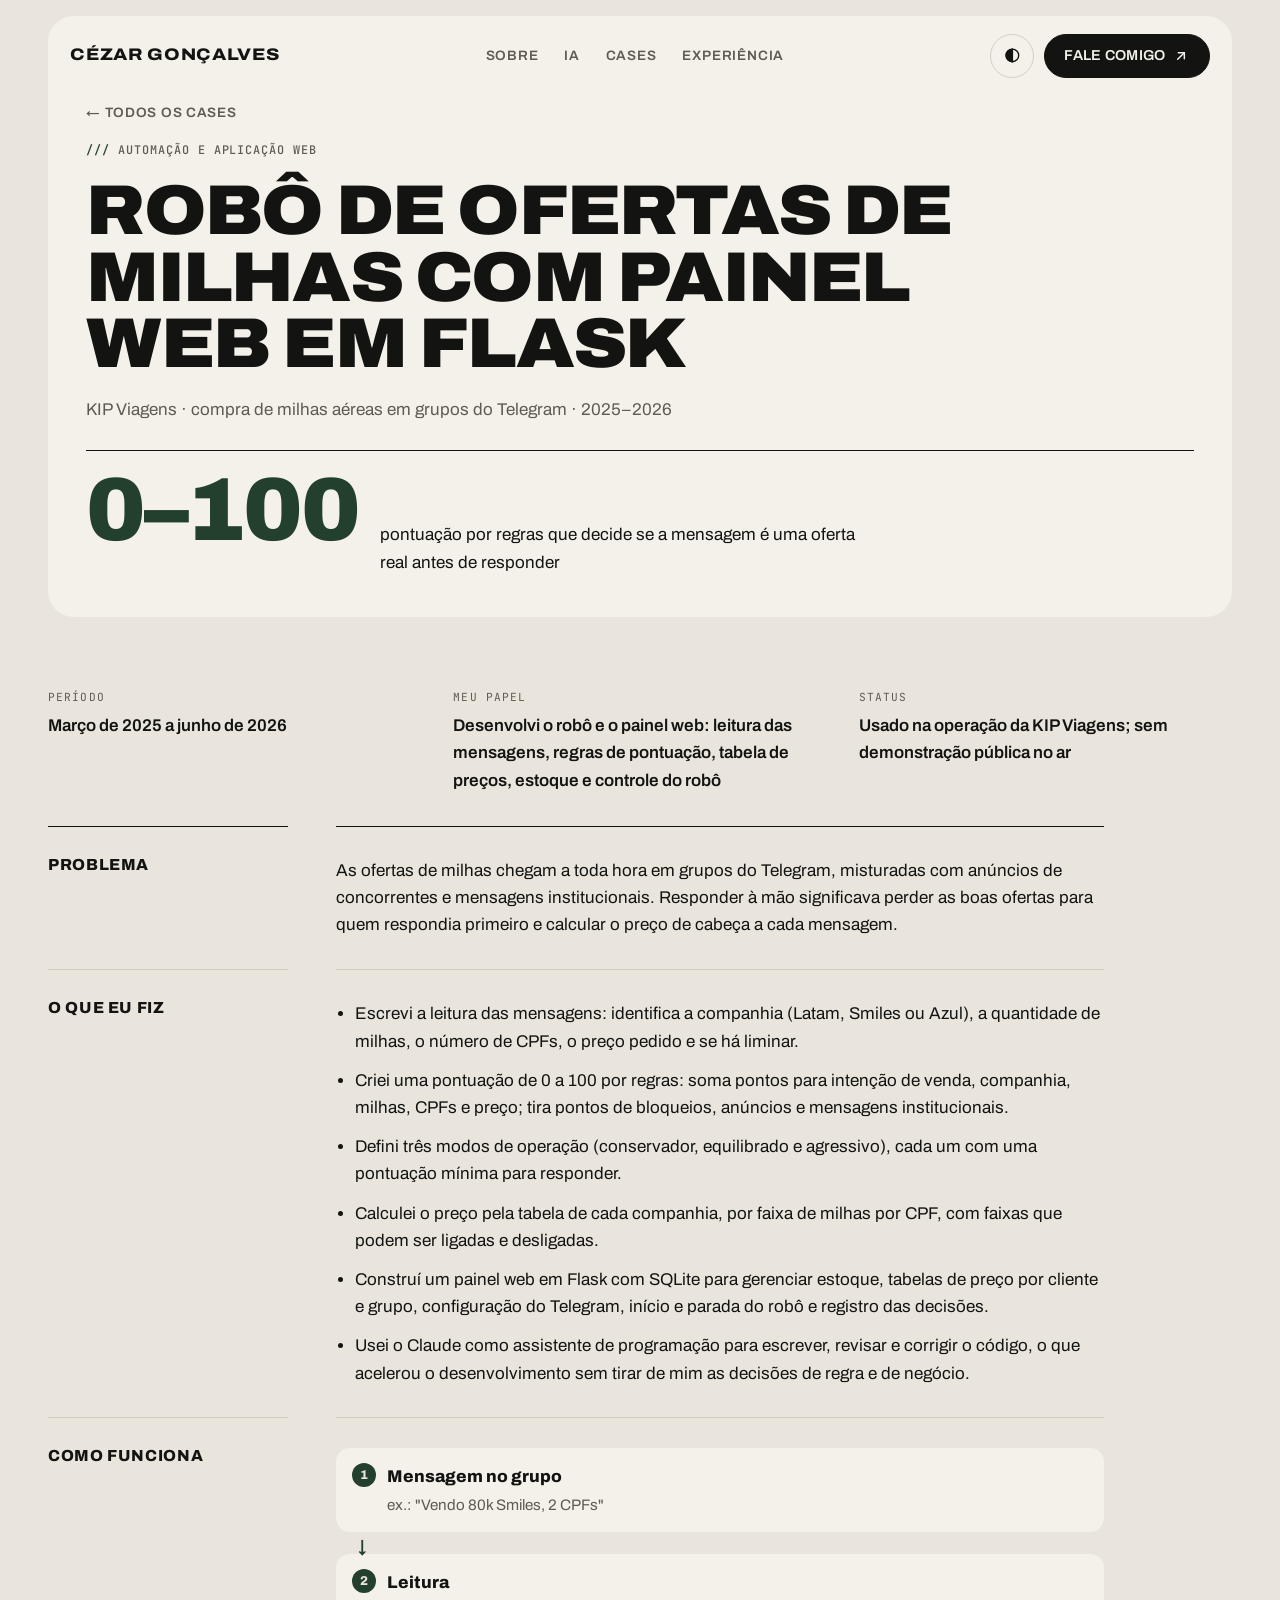
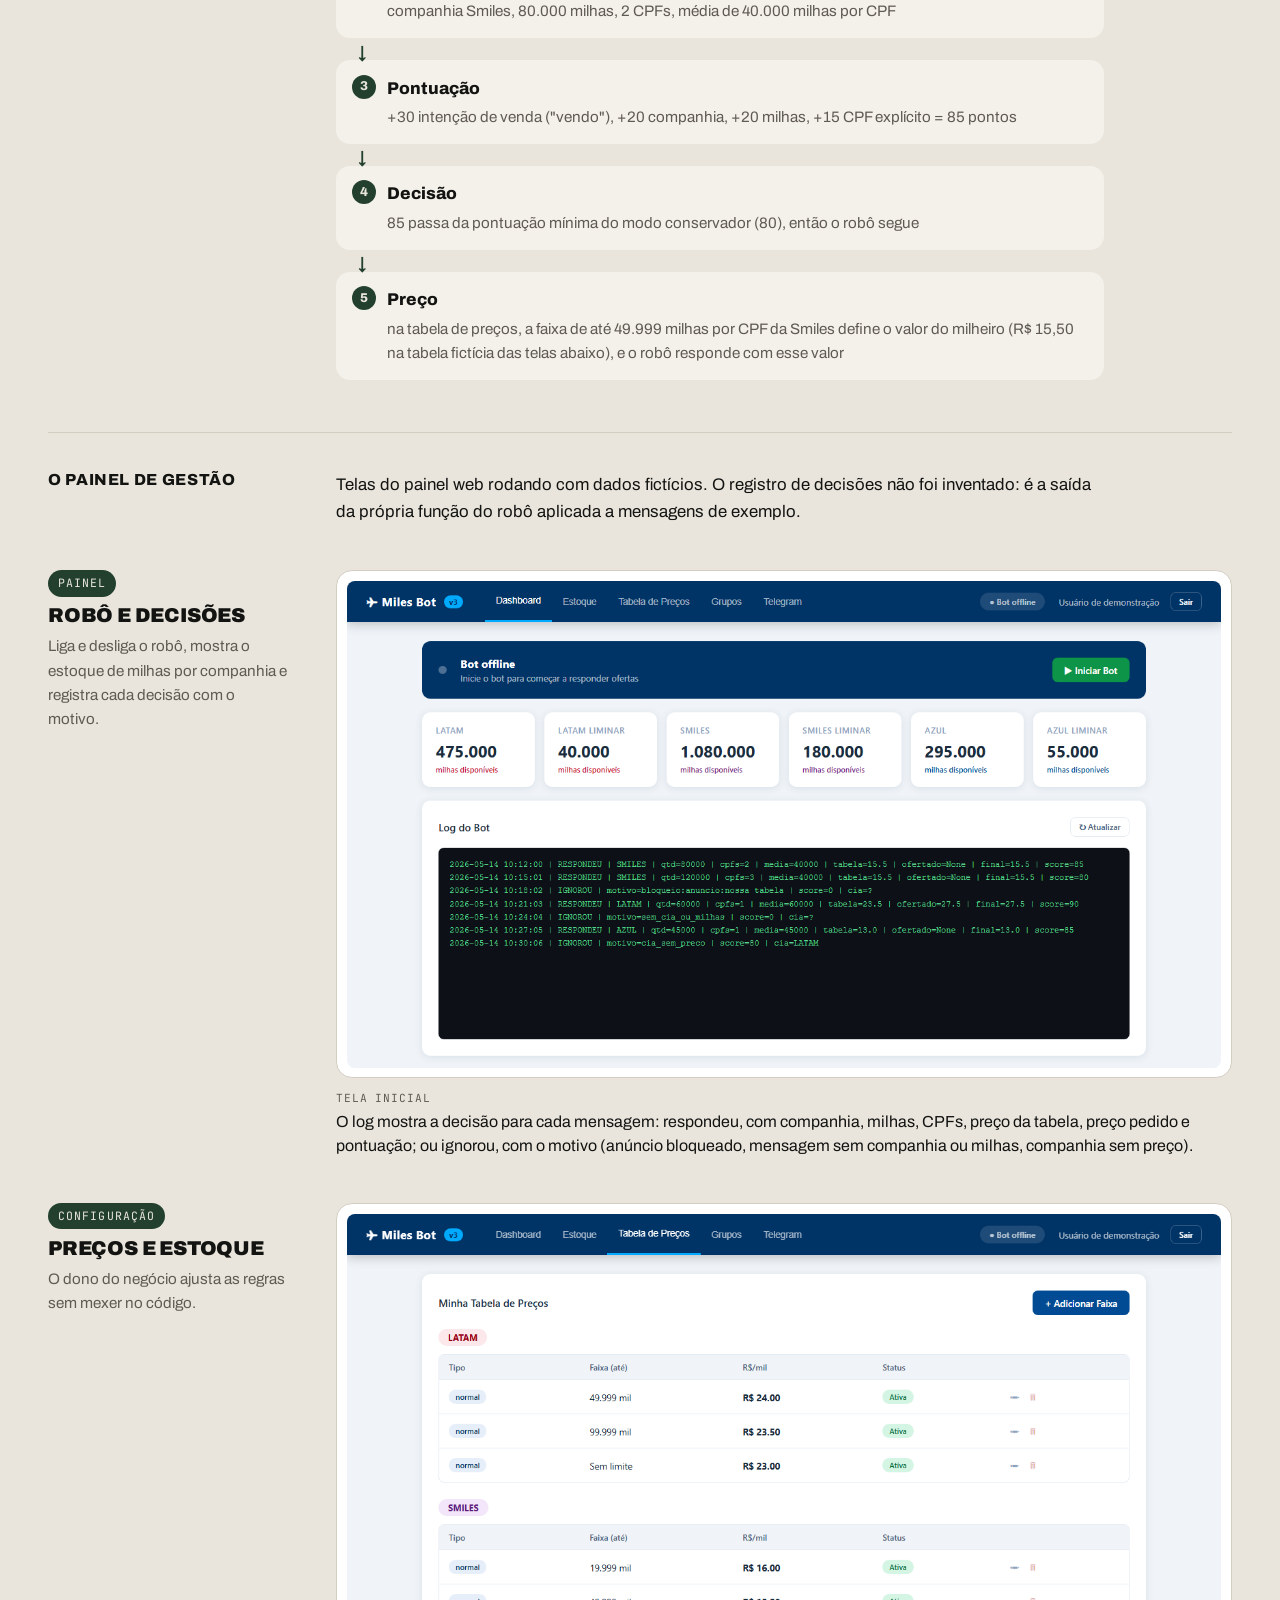
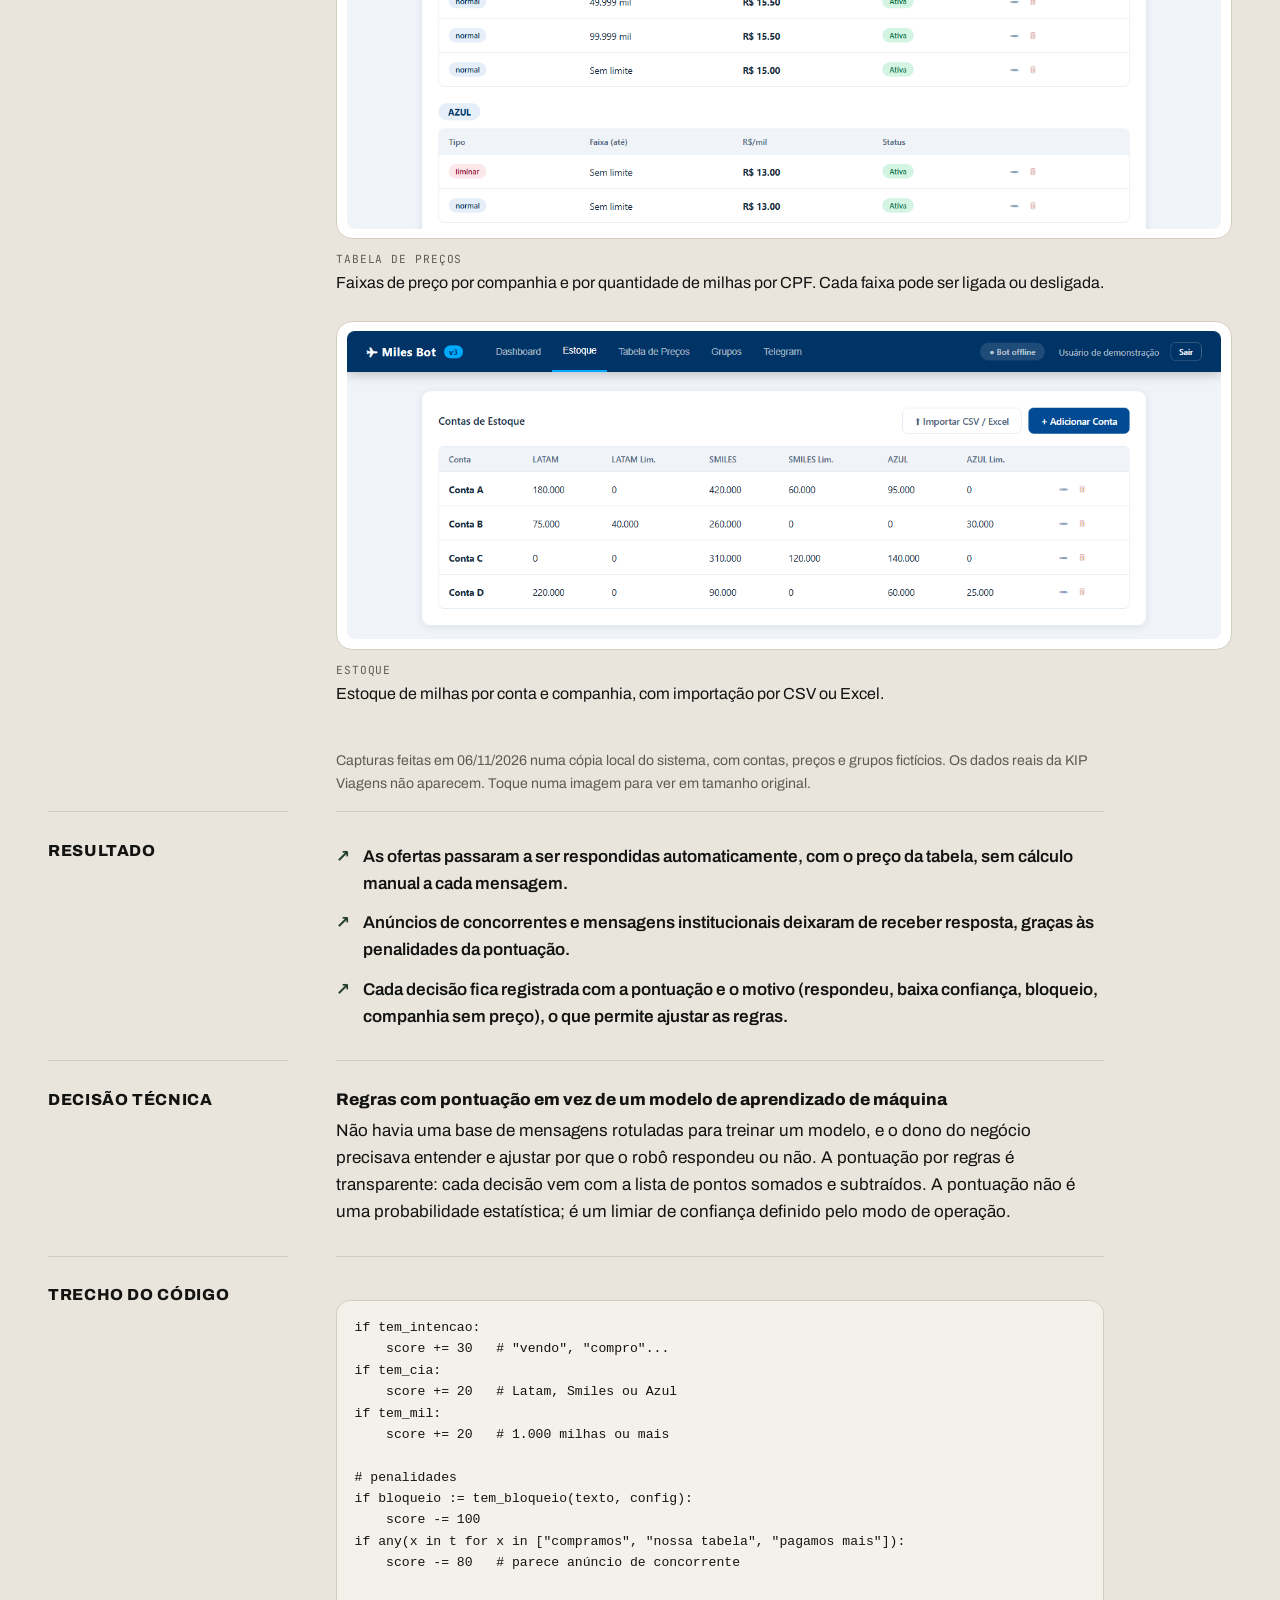
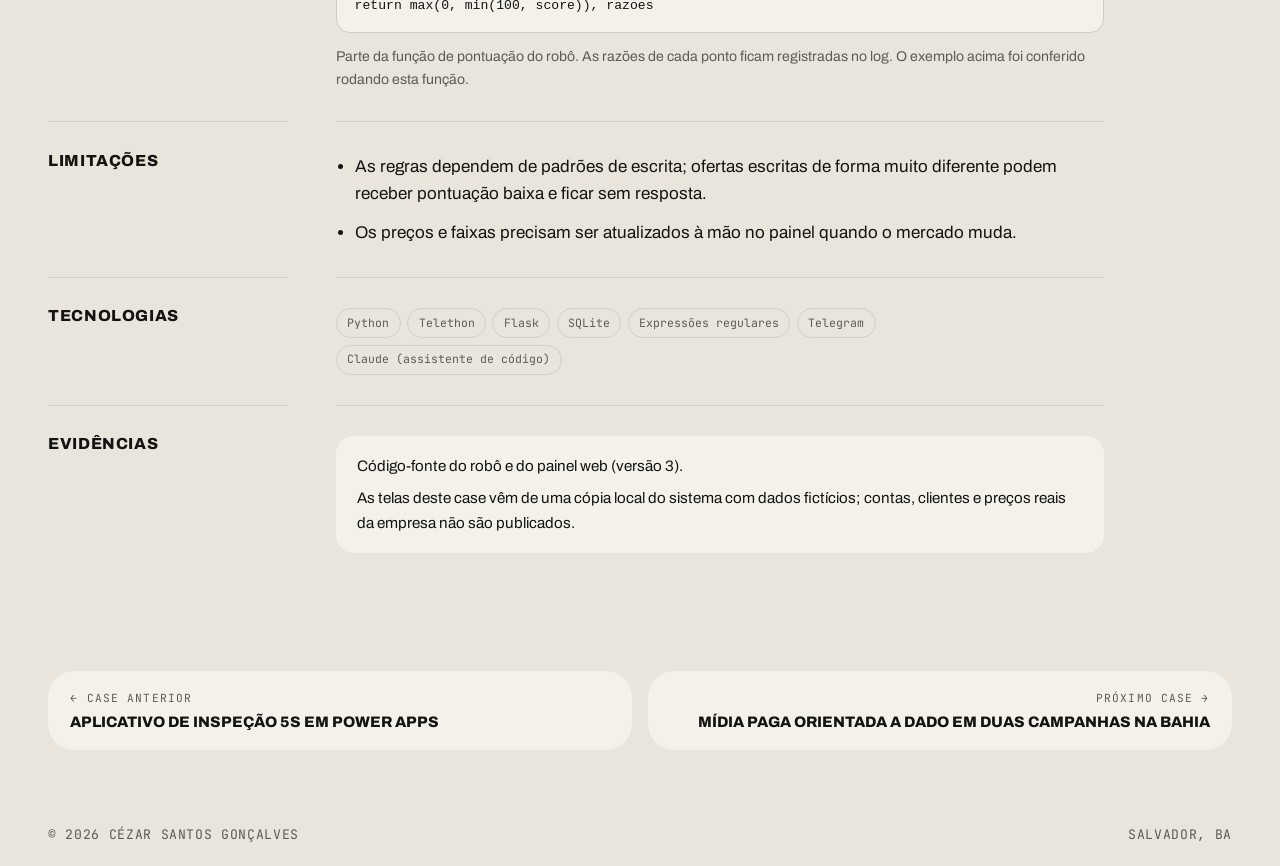
<file: cases/automacao-kip.html>
<!doctype html>
<html lang="pt-BR">
<head>
<meta charset="utf-8">
<meta name="viewport" content="width=device-width, initial-scale=1, viewport-fit=cover">
<title>Robô de ofertas de milhas com painel web em Flask · Cézar Santos Gonçalves</title>
<meta name="description" content="Um robô lê as ofertas de milhas nos grupos do Telegram, decide por regras se vale responder e calcula o preço pela tabela configurada num painel web.">
<link rel="canonical" href="https://cezarep.github.io/cases/automacao-kip.html">
<meta property="og:type" content="website">
<meta property="og:locale" content="pt_BR">
<meta property="og:title" content="Robô de ofertas de milhas com painel web em Flask · Cézar Santos Gonçalves">
<meta property="og:description" content="Um robô lê as ofertas de milhas nos grupos do Telegram, decide por regras se vale responder e calcula o preço pela tabela configurada num painel web.">
<meta property="og:url" content="https://cezarep.github.io/cases/automacao-kip.html">
<meta property="og:image" content="https://cezarep.github.io/assets/og.jpg">
<meta property="og:image:width" content="1200">
<meta property="og:image:height" content="630">
<meta name="twitter:card" content="summary_large_image">
<meta name="theme-color" content="#E9E5DC">
<link rel="icon" href="../assets/favicon.svg" type="image/svg+xml">
<script>try{var t=localStorage.getItem("tema");if(t)document.documentElement.setAttribute("data-theme",t)}catch(e){}</script>
<link rel="preconnect" href="https://fonts.googleapis.com">
<link rel="preconnect" href="https://fonts.gstatic.com" crossorigin>
<link rel="stylesheet" href="https://fonts.googleapis.com/css2?family=Archivo:ital,wdth,wght@0,62..125,400..900;1,100,400&family=JetBrains+Mono:wght@400;500&display=swap">
<link rel="stylesheet" href="../assets/estilo.css?v=23befd95">
</head>
<body>
<a class="pular" href="#conteudo">Pular para o conteúdo</a>

<header class="topo"><div class="wrap"><div class="cartao">
<div class="nav">
<a class="marca" href="../">Cézar Gonçalves</a>
<nav class="menu" aria-label="Principal"><a href="../#sobre">Sobre</a><a href="../#ia">IA</a><a href="../#cases">Cases</a><a href="../#experiencia">Experiência</a></nav>
<div class="nav-acoes"><button class="tema" type="button" aria-label="Alternar tema"><svg viewBox="0 0 24 24" fill="none" stroke="currentColor" stroke-width="2" aria-hidden="true"><circle cx="12" cy="12" r="9"/><path d="M12 3a9 9 0 0 0 0 18z" fill="currentColor"/></svg></button><a class="pill" href="../#contato">Fale comigo <svg viewBox="0 0 24 24" fill="none" stroke="currentColor" stroke-width="2.2" stroke-linecap="round" stroke-linejoin="round" aria-hidden="true"><path d="M7 17 17 7"/><path d="M8 7h9v9"/></svg></a></div>
</div>
<div class="case-topo" id="conteudo">
<a class="voltar" href="../#cases">← Todos os cases</a>
<span class="rotulo">Automação e aplicação web</span>
<h1>Robô de ofertas de milhas com painel web em Flask</h1>
<p class="contexto">KIP Viagens · compra de milhas aéreas em grupos do Telegram · 2025–2026</p>
<div class="case-destaque"><span class="valor">0–100</span><span class="legenda">pontuação por regras que decide se a mensagem é uma oferta real antes de responder</span></div>

</div>
</div></div></header>
<main>
<section class="case-corpo secao"><div class="wrap">
<dl class="ficha"><div><dt>Período</dt><dd>Março de 2025 a junho de 2026</dd></div><div><dt>Meu papel</dt><dd>Desenvolvi o robô e o painel web: leitura das mensagens, regras de pontuação, tabela de preços, estoque e controle do robô</dd></div><div><dt>Status</dt><dd>Usado na operação da KIP Viagens; sem demonstração pública no ar</dd></div></dl>
<div class="case-bloco"><h2>Problema</h2><div><p>As ofertas de milhas chegam a toda hora em grupos do Telegram, misturadas com anúncios de concorrentes e mensagens institucionais. Responder à mão significava perder as boas ofertas para quem respondia primeiro e calcular o preço de cabeça a cada mensagem.</p></div></div>
<div class="case-bloco"><h2>O que eu fiz</h2><div><ul class="lista "><li>Escrevi a leitura das mensagens: identifica a companhia (Latam, Smiles ou Azul), a quantidade de milhas, o número de CPFs, o preço pedido e se há liminar.</li><li>Criei uma pontuação de 0 a 100 por regras: soma pontos para intenção de venda, companhia, milhas, CPFs e preço; tira pontos de bloqueios, anúncios e mensagens institucionais.</li><li>Defini três modos de operação (conservador, equilibrado e agressivo), cada um com uma pontuação mínima para responder.</li><li>Calculei o preço pela tabela de cada companhia, por faixa de milhas por CPF, com faixas que podem ser ligadas e desligadas.</li><li>Construí um painel web em Flask com SQLite para gerenciar estoque, tabelas de preço por cliente e grupo, configuração do Telegram, início e parada do robô e registro das decisões.</li><li>Usei o Claude como assistente de programação para escrever, revisar e corrigir o código, o que acelerou o desenvolvimento sem tirar de mim as decisões de regra e de negócio.</li></ul></div></div>
<div class="case-bloco"><h2>Como funciona</h2><div><ol class="fluxo"><li><span class="etapa">Mensagem no grupo</span><span class="det">ex.: &quot;Vendo 80k Smiles, 2 CPFs&quot;</span></li><li><span class="etapa">Leitura</span><span class="det">companhia Smiles, 80.000 milhas, 2 CPFs, média de 40.000 milhas por CPF</span></li><li><span class="etapa">Pontuação</span><span class="det">+30 intenção de venda (&quot;vendo&quot;), +20 companhia, +20 milhas, +15 CPF explícito = 85 pontos</span></li><li><span class="etapa">Decisão</span><span class="det">85 passa da pontuação mínima do modo conservador (80), então o robô segue</span></li><li><span class="etapa">Preço</span><span class="det">na tabela de preços, a faixa de até 49.999 milhas por CPF da Smiles define o valor do milheiro (R$ 15,50 na tabela fictícia das telas abaixo), e o robô responde com esse valor</span></li></ol></div></div>
<div class="antes-depois"><div class="ad-cab"><h2>O painel de gestão</h2><p>Telas do painel web rodando com dados fictícios. O registro de decisões não foi inventado: é a saída da própria função do robô aplicada a mensagens de exemplo.</p></div><div class="antes-depois-grupo"><div class="grupo-cab"><span class="etiqueta">Painel</span><h3>Robô e decisões</h3><p>Liga e desliga o robô, mostra o estoque de milhas por companhia e registra cada decisão com o motivo.</p></div><div class="figs"><figure class="fig larga" style="--max:1280px"><a href="../assets/cases/automacao-kip/painel-dashboard.png" target="_blank" rel="noopener" aria-label="Ampliar: Tela inicial do Miles Bot com o status do robô, o total de milhas disponíveis por companhia (Latam, Smiles e Azul, normais e com liminar) e o log do robô com linhas RESPONDEU e IGNOROU"><img src="../assets/cases/automacao-kip/painel-dashboard.png" alt="Tela inicial do Miles Bot com o status do robô, o total de milhas disponíveis por companhia (Latam, Smiles e Azul, normais e com liminar) e o log do robô com linhas RESPONDEU e IGNOROU" width="1280" height="712" loading="lazy"></a><figcaption><span class="fonte">Tela inicial</span>O log mostra a decisão para cada mensagem: respondeu, com companhia, milhas, CPFs, preço da tabela, preço pedido e pontuação; ou ignorou, com o motivo (anúncio bloqueado, mensagem sem companhia ou milhas, companhia sem preço).</figcaption></figure></div></div><div class="antes-depois-grupo"><div class="grupo-cab"><span class="etiqueta">Configuração</span><h3>Preços e estoque</h3><p>O dono do negócio ajusta as regras sem mexer no código.</p></div><div class="figs"><figure class="fig larga" style="--max:1280px"><a href="../assets/cases/automacao-kip/painel-precos.png" target="_blank" rel="noopener" aria-label="Ampliar: Tela Minha Tabela de Preços com faixas por companhia: Latam, Smiles e Azul, cada faixa com tipo, limite de milhas, preço por mil milhas e status Ativa"><img src="../assets/cases/automacao-kip/painel-precos.png" alt="Tela Minha Tabela de Preços com faixas por companhia: Latam, Smiles e Azul, cada faixa com tipo, limite de milhas, preço por mil milhas e status Ativa" width="1280" height="900" loading="lazy"></a><figcaption><span class="fonte">Tabela de preços</span>Faixas de preço por companhia e por quantidade de milhas por CPF. Cada faixa pode ser ligada ou desligada.</figcaption></figure><figure class="fig larga" style="--max:1280px"><a href="../assets/cases/automacao-kip/painel-estoque.png" target="_blank" rel="noopener" aria-label="Ampliar: Tela Contas de Estoque com as contas A, B, C e D e o saldo de milhas de cada companhia, com botões para importar CSV ou Excel e adicionar conta"><img src="../assets/cases/automacao-kip/painel-estoque.png" alt="Tela Contas de Estoque com as contas A, B, C e D e o saldo de milhas de cada companhia, com botões para importar CSV ou Excel e adicionar conta" width="1280" height="450" loading="lazy"></a><figcaption><span class="fonte">Estoque</span>Estoque de milhas por conta e companhia, com importação por CSV ou Excel.</figcaption></figure></div></div><p class="credito">Capturas feitas em 06/11/2026 numa cópia local do sistema, com contas, preços e grupos fictícios. Os dados reais da KIP Viagens não aparecem. Toque numa imagem para ver em tamanho original.</p></div>
<div class="case-bloco"><h2>Resultado</h2><div><ul class="lista resultados"><li>As ofertas passaram a ser respondidas automaticamente, com o preço da tabela, sem cálculo manual a cada mensagem.</li><li>Anúncios de concorrentes e mensagens institucionais deixaram de receber resposta, graças às penalidades da pontuação.</li><li>Cada decisão fica registrada com a pontuação e o motivo (respondeu, baixa confiança, bloqueio, companhia sem preço), o que permite ajustar as regras.</li></ul></div></div>
<div class="case-bloco"><h2>Decisão técnica</h2><div><h3 class="sub">Regras com pontuação em vez de um modelo de aprendizado de máquina</h3><p>Não havia uma base de mensagens rotuladas para treinar um modelo, e o dono do negócio precisava entender e ajustar por que o robô respondeu ou não. A pontuação por regras é transparente: cada decisão vem com a lista de pontos somados e subtraídos. A pontuação não é uma probabilidade estatística; é um limiar de confiança definido pelo modo de operação.</p></div></div><div class="case-bloco"><h2>Trecho do código</h2><div><figure class="codigo"><pre><code>if tem_intencao:
    score += 30   # &quot;vendo&quot;, &quot;compro&quot;...
if tem_cia:
    score += 20   # Latam, Smiles ou Azul
if tem_mil:
    score += 20   # 1.000 milhas ou mais

# penalidades
if bloqueio := tem_bloqueio(texto, config):
    score -= 100
if any(x in t for x in [&quot;compramos&quot;, &quot;nossa tabela&quot;, &quot;pagamos mais&quot;]):
    score -= 80   # parece anúncio de concorrente

return max(0, min(100, score)), razoes</code></pre><figcaption>Parte da função de pontuação do robô. As razões de cada ponto ficam registradas no log. O exemplo acima foi conferido rodando esta função.</figcaption></figure></div></div><div class="case-bloco"><h2>Limitações</h2><div><ul class="lista "><li>As regras dependem de padrões de escrita; ofertas escritas de forma muito diferente podem receber pontuação baixa e ficar sem resposta.</li><li>Os preços e faixas precisam ser atualizados à mão no painel quando o mercado muda.</li></ul></div></div>
<div class="case-bloco"><h2>Tecnologias</h2><div><ul class="chips"><li>Python</li><li>Telethon</li><li>Flask</li><li>SQLite</li><li>Expressões regulares</li><li>Telegram</li><li>Claude (assistente de código)</li></ul></div></div>
<div class="case-bloco"><h2>Evidências</h2><div><div class="nota"><p>Código-fonte do robô e do painel web (versão 3).</p><p>As telas deste case vêm de uma cópia local do sistema com dados fictícios; contas, clientes e preços reais da empresa não são publicados.</p></div></div></div>
</div></section>
<div class="wrap"><nav class="navcases" aria-label="Outros cases"><a href="inspecao-5s.html"><span class="k">← Case anterior</span><span class="t">Aplicativo de inspeção 5S em Power Apps</span></a><a class="prox" href="midia-paga.html"><span class="k">Próximo case →</span><span class="t">Mídia paga orientada a dado em duas campanhas na Bahia</span></a></nav></div>
</main>
<footer class="rodape"><div class="wrap">
<span>© 2026 Cézar Santos Gonçalves</span>
<span>Salvador, BA</span>
</div></footer>
<script src="../assets/site.js?v=1b7c808d" defer></script>
</body>
</html>
</file>
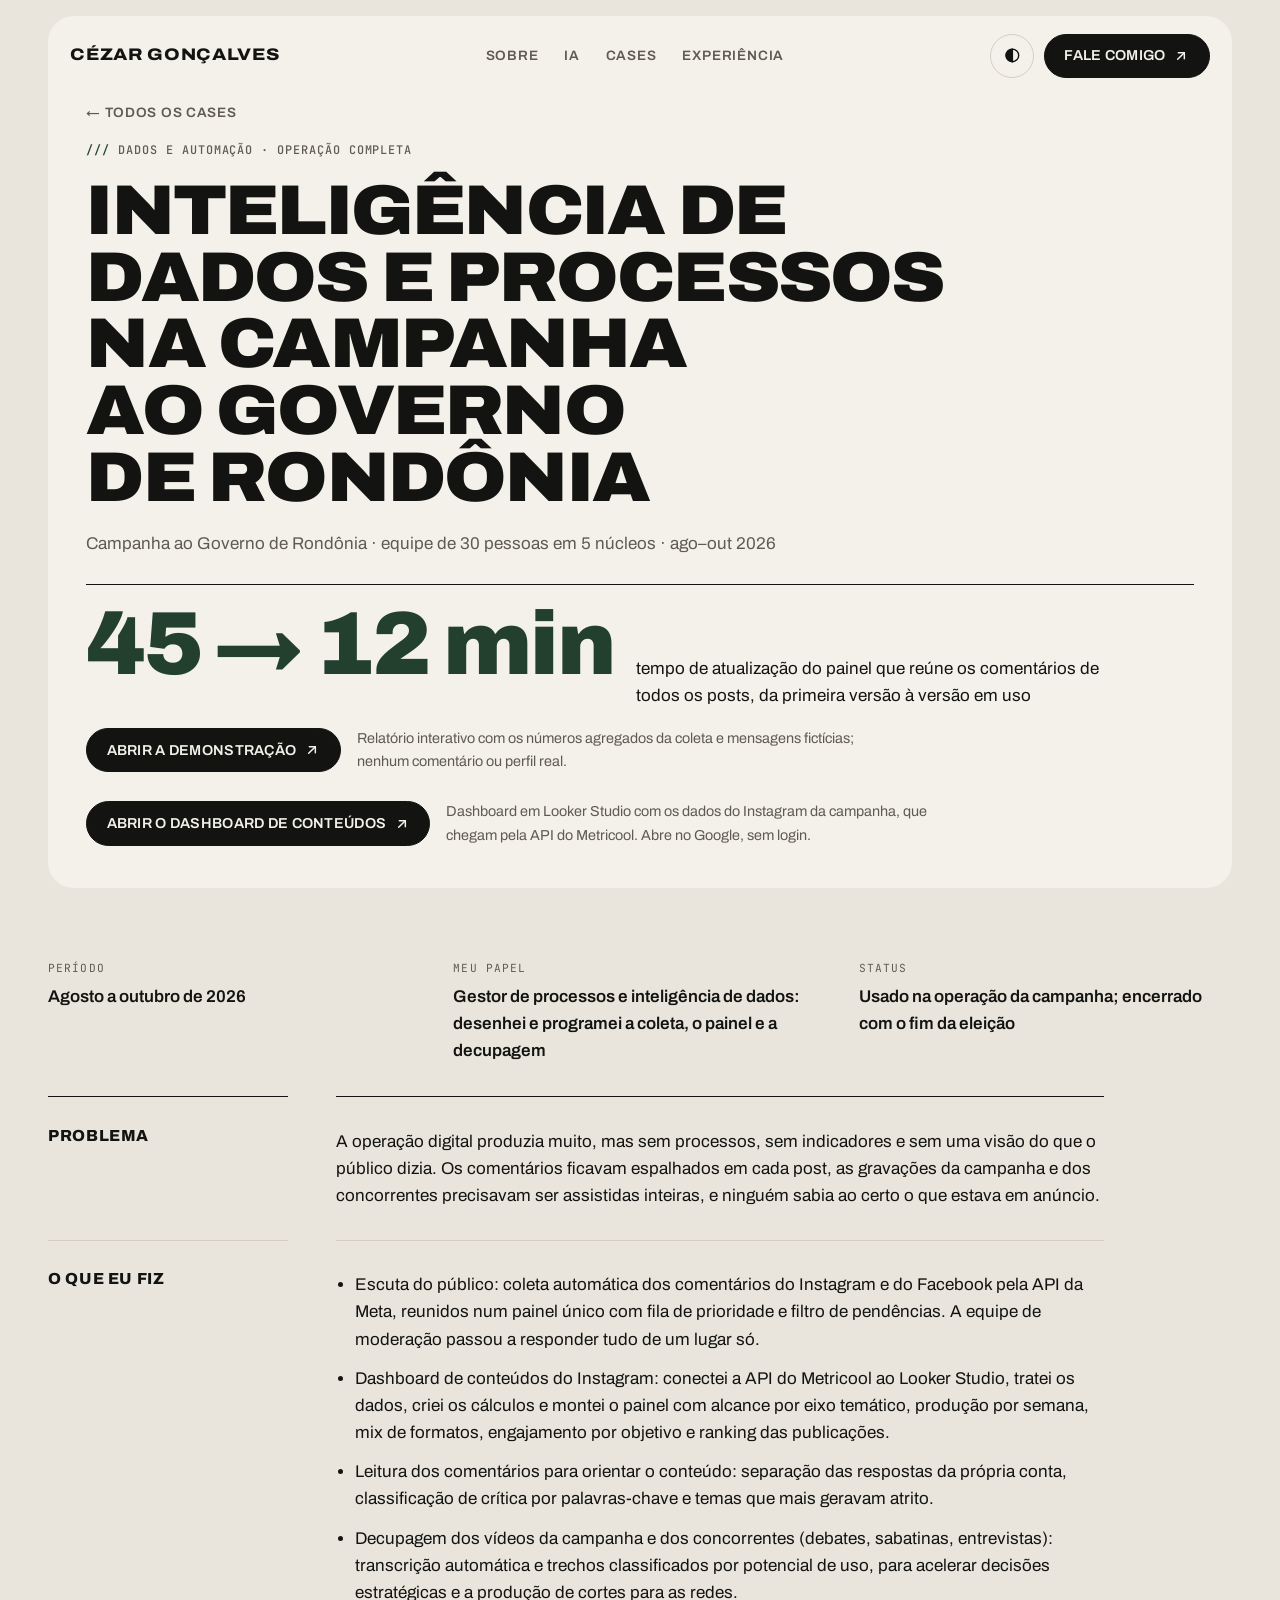
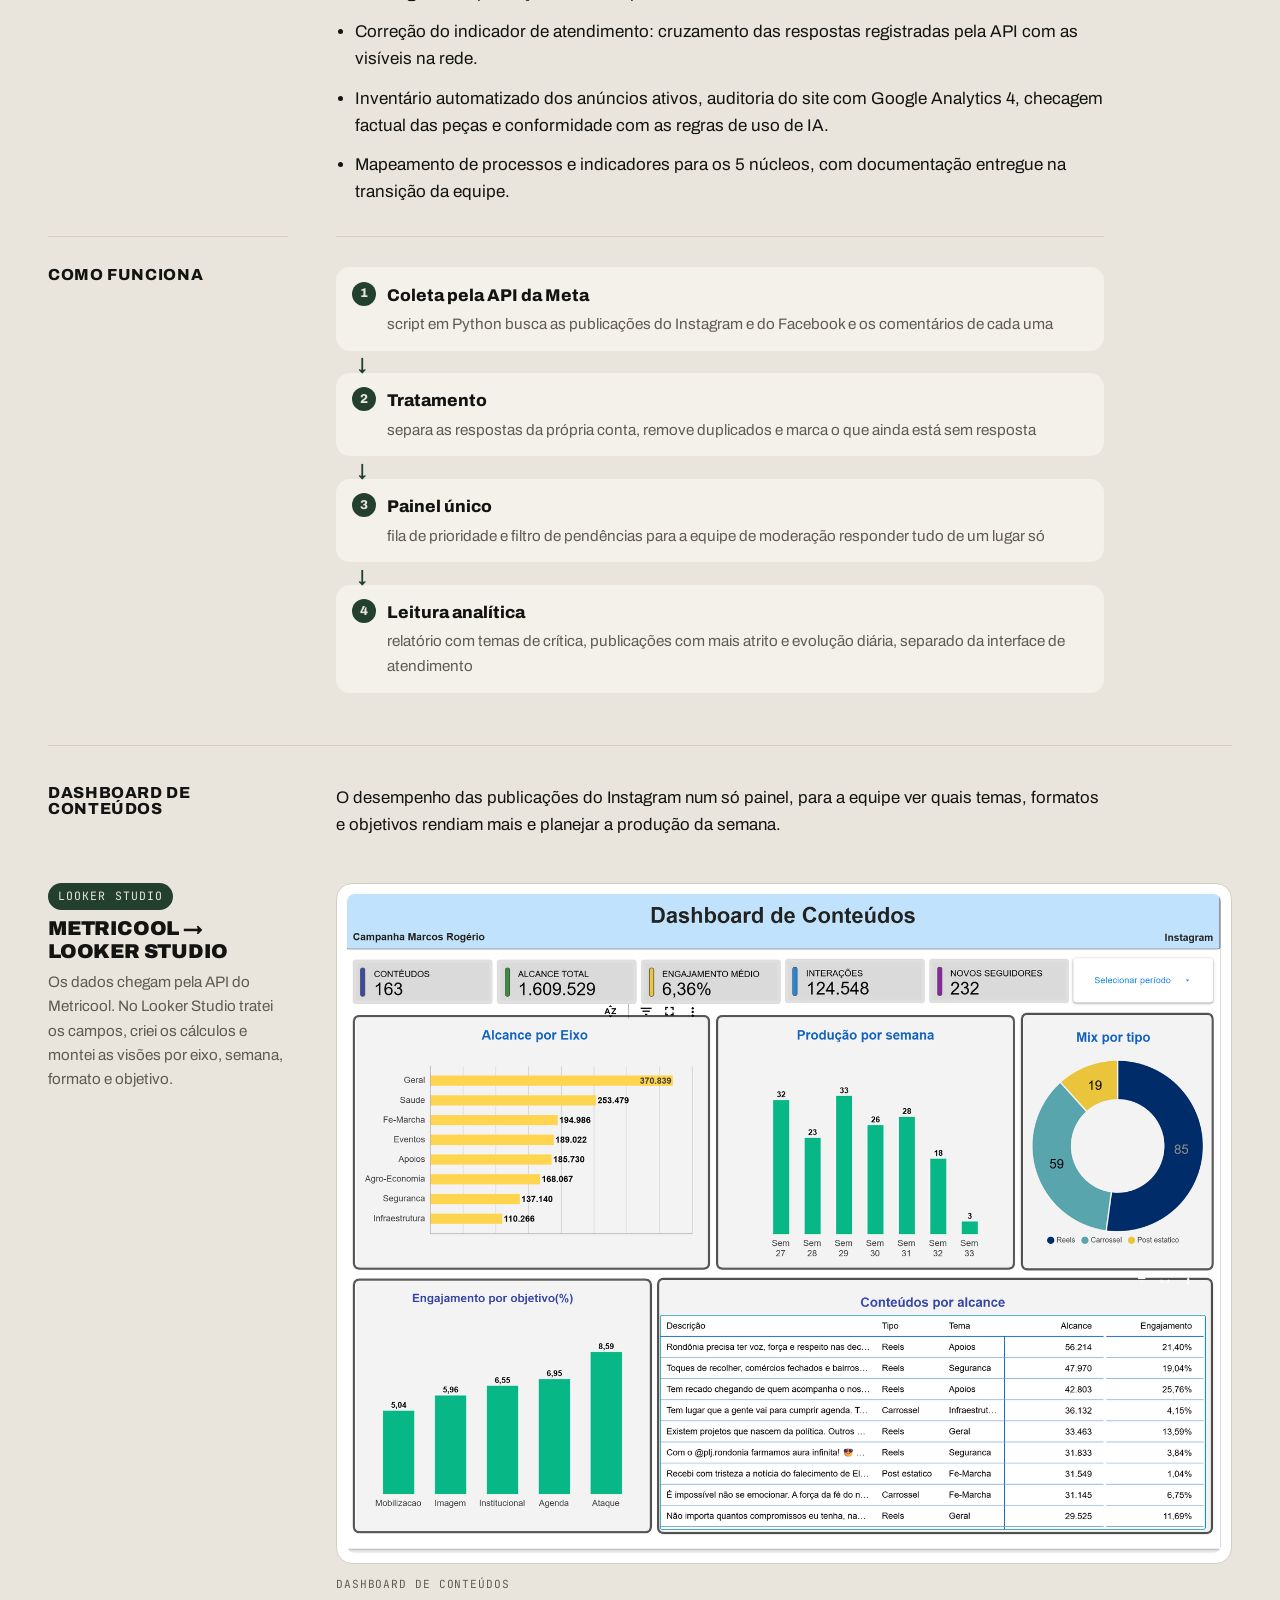
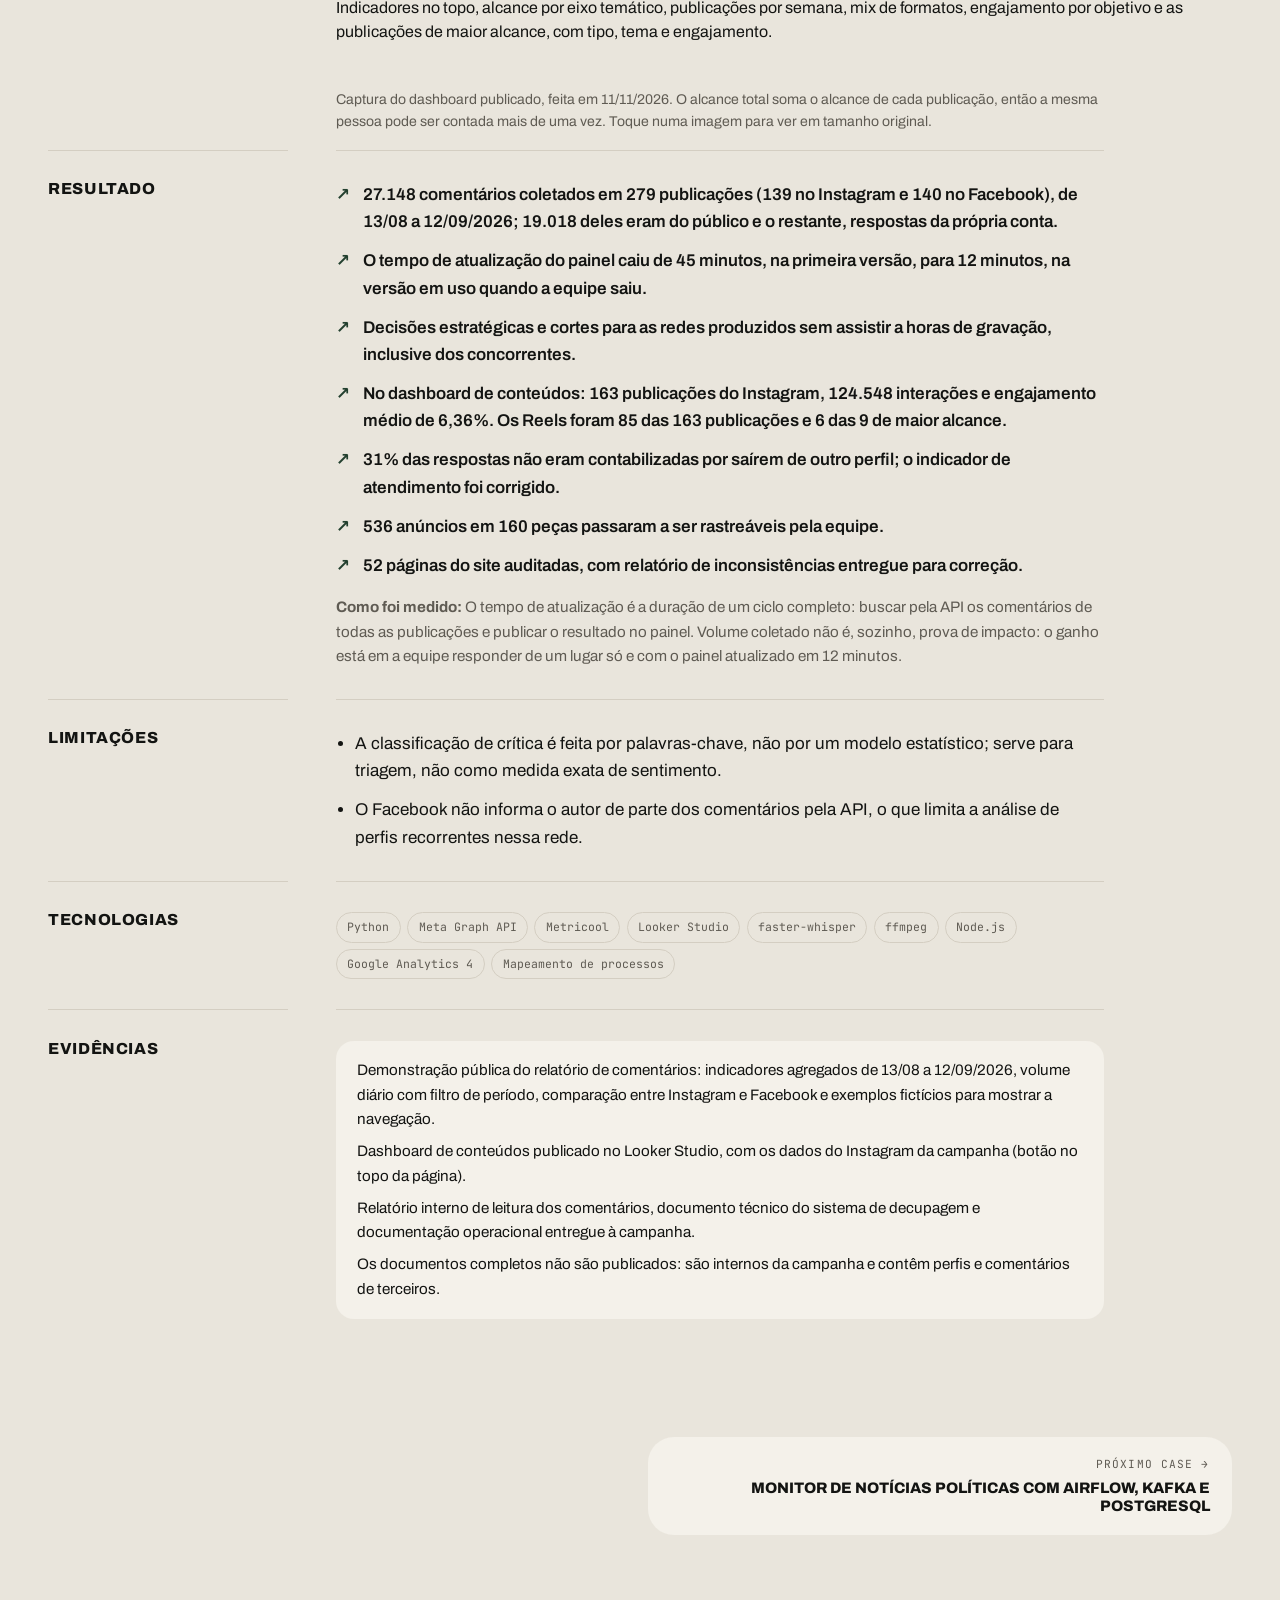
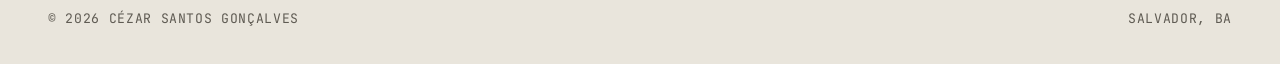
<file: cases/campanha-rondonia.html>
<!doctype html>
<html lang="pt-BR">
<head>
<meta charset="utf-8">
<meta name="viewport" content="width=device-width, initial-scale=1, viewport-fit=cover">
<title>Inteligência de dados e processos na campanha ao Governo de Rondônia · Cézar Santos Gonçalves</title>
<meta name="description" content="Coleta de 27.148 comentários pela API da Meta, painel único para a moderação, dashboard de conteúdos em Looker Studio e decupagem automática de vídeos para a campanha decidir mais rápido.">
<link rel="canonical" href="https://cezarep.github.io/cases/campanha-rondonia.html">
<meta property="og:type" content="website">
<meta property="og:locale" content="pt_BR">
<meta property="og:title" content="Inteligência de dados e processos na campanha ao Governo de Rondônia · Cézar Santos Gonçalves">
<meta property="og:description" content="Coleta de 27.148 comentários pela API da Meta, painel único para a moderação, dashboard de conteúdos em Looker Studio e decupagem automática de vídeos para a campanha decidir mais rápido.">
<meta property="og:url" content="https://cezarep.github.io/cases/campanha-rondonia.html">
<meta property="og:image" content="https://cezarep.github.io/assets/og.jpg">
<meta property="og:image:width" content="1200">
<meta property="og:image:height" content="630">
<meta name="twitter:card" content="summary_large_image">
<meta name="theme-color" content="#E9E5DC">
<link rel="icon" href="../assets/favicon.svg" type="image/svg+xml">
<script>try{var t=localStorage.getItem("tema");if(t)document.documentElement.setAttribute("data-theme",t)}catch(e){}</script>
<link rel="preconnect" href="https://fonts.googleapis.com">
<link rel="preconnect" href="https://fonts.gstatic.com" crossorigin>
<link rel="stylesheet" href="https://fonts.googleapis.com/css2?family=Archivo:ital,wdth,wght@0,62..125,400..900;1,100,400&family=JetBrains+Mono:wght@400;500&display=swap">
<link rel="stylesheet" href="../assets/estilo.css?v=23befd95">
</head>
<body>
<a class="pular" href="#conteudo">Pular para o conteúdo</a>

<header class="topo"><div class="wrap"><div class="cartao">
<div class="nav">
<a class="marca" href="../">Cézar Gonçalves</a>
<nav class="menu" aria-label="Principal"><a href="../#sobre">Sobre</a><a href="../#ia">IA</a><a href="../#cases">Cases</a><a href="../#experiencia">Experiência</a></nav>
<div class="nav-acoes"><button class="tema" type="button" aria-label="Alternar tema"><svg viewBox="0 0 24 24" fill="none" stroke="currentColor" stroke-width="2" aria-hidden="true"><circle cx="12" cy="12" r="9"/><path d="M12 3a9 9 0 0 0 0 18z" fill="currentColor"/></svg></button><a class="pill" href="../#contato">Fale comigo <svg viewBox="0 0 24 24" fill="none" stroke="currentColor" stroke-width="2.2" stroke-linecap="round" stroke-linejoin="round" aria-hidden="true"><path d="M7 17 17 7"/><path d="M8 7h9v9"/></svg></a></div>
</div>
<div class="case-topo" id="conteudo">
<a class="voltar" href="../#cases">← Todos os cases</a>
<span class="rotulo">Dados e automação · operação completa</span>
<h1>Inteligência de dados e processos na campanha ao Governo de Rondônia</h1>
<p class="contexto">Campanha ao Governo de Rondônia · equipe de 30 pessoas em 5 núcleos · ago–out 2026</p>
<div class="case-destaque"><span class="valor">45 → 12 min</span><span class="legenda">tempo de atualização do painel que reúne os comentários de todos os posts, da primeira versão à versão em uso</span></div>
<div class="demo"><a class="pill" href="../demos/escuta-rondonia/">Abrir a demonstração <svg viewBox="0 0 24 24" fill="none" stroke="currentColor" stroke-width="2.2" stroke-linecap="round" stroke-linejoin="round" aria-hidden="true"><path d="M7 17 17 7"/><path d="M8 7h9v9"/></svg></a><span>Relatório interativo com os números agregados da coleta e mensagens fictícias; nenhum comentário ou perfil real.</span></div><div class="demo"><a class="pill" href="https://lookerstudio.google.com/reporting/df256b50-a4d1-48a8-8130-621bb2d9d452" target="_blank" rel="noopener">Abrir o dashboard de conteúdos <svg viewBox="0 0 24 24" fill="none" stroke="currentColor" stroke-width="2.2" stroke-linecap="round" stroke-linejoin="round" aria-hidden="true"><path d="M7 17 17 7"/><path d="M8 7h9v9"/></svg></a><span>Dashboard em Looker Studio com os dados do Instagram da campanha, que chegam pela API do Metricool. Abre no Google, sem login.</span></div>
</div>
</div></div></header>
<main>
<section class="case-corpo secao"><div class="wrap">
<dl class="ficha"><div><dt>Período</dt><dd>Agosto a outubro de 2026</dd></div><div><dt>Meu papel</dt><dd>Gestor de processos e inteligência de dados: desenhei e programei a coleta, o painel e a decupagem</dd></div><div><dt>Status</dt><dd>Usado na operação da campanha; encerrado com o fim da eleição</dd></div></dl>
<div class="case-bloco"><h2>Problema</h2><div><p>A operação digital produzia muito, mas sem processos, sem indicadores e sem uma visão do que o público dizia. Os comentários ficavam espalhados em cada post, as gravações da campanha e dos concorrentes precisavam ser assistidas inteiras, e ninguém sabia ao certo o que estava em anúncio.</p></div></div>
<div class="case-bloco"><h2>O que eu fiz</h2><div><ul class="lista "><li>Escuta do público: coleta automática dos comentários do Instagram e do Facebook pela API da Meta, reunidos num painel único com fila de prioridade e filtro de pendências. A equipe de moderação passou a responder tudo de um lugar só.</li><li>Dashboard de conteúdos do Instagram: conectei a API do Metricool ao Looker Studio, tratei os dados, criei os cálculos e montei o painel com alcance por eixo temático, produção por semana, mix de formatos, engajamento por objetivo e ranking das publicações.</li><li>Leitura dos comentários para orientar o conteúdo: separação das respostas da própria conta, classificação de crítica por palavras-chave e temas que mais geravam atrito.</li><li>Decupagem dos vídeos da campanha e dos concorrentes (debates, sabatinas, entrevistas): transcrição automática e trechos classificados por potencial de uso, para acelerar decisões estratégicas e a produção de cortes para as redes.</li><li>Correção do indicador de atendimento: cruzamento das respostas registradas pela API com as visíveis na rede.</li><li>Inventário automatizado dos anúncios ativos, auditoria do site com Google Analytics 4, checagem factual das peças e conformidade com as regras de uso de IA.</li><li>Mapeamento de processos e indicadores para os 5 núcleos, com documentação entregue na transição da equipe.</li></ul></div></div>
<div class="case-bloco"><h2>Como funciona</h2><div><ol class="fluxo"><li><span class="etapa">Coleta pela API da Meta</span><span class="det">script em Python busca as publicações do Instagram e do Facebook e os comentários de cada uma</span></li><li><span class="etapa">Tratamento</span><span class="det">separa as respostas da própria conta, remove duplicados e marca o que ainda está sem resposta</span></li><li><span class="etapa">Painel único</span><span class="det">fila de prioridade e filtro de pendências para a equipe de moderação responder tudo de um lugar só</span></li><li><span class="etapa">Leitura analítica</span><span class="det">relatório com temas de crítica, publicações com mais atrito e evolução diária, separado da interface de atendimento</span></li></ol></div></div>
<div class="antes-depois"><div class="ad-cab"><h2>Dashboard de conteúdos</h2><p>O desempenho das publicações do Instagram num só painel, para a equipe ver quais temas, formatos e objetivos rendiam mais e planejar a produção da semana.</p></div><div class="antes-depois-grupo"><div class="grupo-cab"><span class="etiqueta">Looker Studio</span><h3>Metricool → Looker Studio</h3><p>Os dados chegam pela API do Metricool. No Looker Studio tratei os campos, criei os cálculos e montei as visões por eixo, semana, formato e objetivo.</p></div><div class="figs"><figure class="fig larga" style="--max:1600px"><a href="../assets/cases/campanha-rondonia/dashboard-conteudos.png" target="_blank" rel="noopener" aria-label="Ampliar: Dashboard de Conteúdos do Instagram com 163 conteúdos, alcance total de 1.609.529, engajamento médio de 6,36%, 124.548 interações e 232 novos seguidores; gráficos de alcance por eixo, produção por semana, mix por tipo (85 Reels, 59 carrosséis, 19 posts estáticos), engajamento por objetivo e tabela das publicações por alcance"><img src="../assets/cases/campanha-rondonia/dashboard-conteudos.png" alt="Dashboard de Conteúdos do Instagram com 163 conteúdos, alcance total de 1.609.529, engajamento médio de 6,36%, 124.548 interações e 232 novos seguidores; gráficos de alcance por eixo, produção por semana, mix por tipo (85 Reels, 59 carrosséis, 19 posts estáticos), engajamento por objetivo e tabela das publicações por alcance" width="1600" height="1206" loading="lazy"></a><figcaption><span class="fonte">Dashboard de conteúdos</span>Indicadores no topo, alcance por eixo temático, publicações por semana, mix de formatos, engajamento por objetivo e as publicações de maior alcance, com tipo, tema e engajamento.</figcaption></figure></div></div><p class="credito">Captura do dashboard publicado, feita em 11/11/2026. O alcance total soma o alcance de cada publicação, então a mesma pessoa pode ser contada mais de uma vez. Toque numa imagem para ver em tamanho original.</p></div>
<div class="case-bloco"><h2>Resultado</h2><div><ul class="lista resultados"><li>27.148 comentários coletados em 279 publicações (139 no Instagram e 140 no Facebook), de 13/08 a 12/09/2026; 19.018 deles eram do público e o restante, respostas da própria conta.</li><li>O tempo de atualização do painel caiu de 45 minutos, na primeira versão, para 12 minutos, na versão em uso quando a equipe saiu.</li><li>Decisões estratégicas e cortes para as redes produzidos sem assistir a horas de gravação, inclusive dos concorrentes.</li><li>No dashboard de conteúdos: 163 publicações do Instagram, 124.548 interações e engajamento médio de 6,36%. Os Reels foram 85 das 163 publicações e 6 das 9 de maior alcance.</li><li>31% das respostas não eram contabilizadas por saírem de outro perfil; o indicador de atendimento foi corrigido.</li><li>536 anúncios em 160 peças passaram a ser rastreáveis pela equipe.</li><li>52 páginas do site auditadas, com relatório de inconsistências entregue para correção.</li></ul><p class="medicao"><strong>Como foi medido:</strong> O tempo de atualização é a duração de um ciclo completo: buscar pela API os comentários de todas as publicações e publicar o resultado no painel. Volume coletado não é, sozinho, prova de impacto: o ganho está em a equipe responder de um lugar só e com o painel atualizado em 12 minutos.</p></div></div>
<div class="case-bloco"><h2>Limitações</h2><div><ul class="lista "><li>A classificação de crítica é feita por palavras-chave, não por um modelo estatístico; serve para triagem, não como medida exata de sentimento.</li><li>O Facebook não informa o autor de parte dos comentários pela API, o que limita a análise de perfis recorrentes nessa rede.</li></ul></div></div>
<div class="case-bloco"><h2>Tecnologias</h2><div><ul class="chips"><li>Python</li><li>Meta Graph API</li><li>Metricool</li><li>Looker Studio</li><li>faster-whisper</li><li>ffmpeg</li><li>Node.js</li><li>Google Analytics 4</li><li>Mapeamento de processos</li></ul></div></div>
<div class="case-bloco"><h2>Evidências</h2><div><div class="nota"><p>Demonstração pública do relatório de comentários: indicadores agregados de 13/08 a 12/09/2026, volume diário com filtro de período, comparação entre Instagram e Facebook e exemplos fictícios para mostrar a navegação.</p><p>Dashboard de conteúdos publicado no Looker Studio, com os dados do Instagram da campanha (botão no topo da página).</p><p>Relatório interno de leitura dos comentários, documento técnico do sistema de decupagem e documentação operacional entregue à campanha.</p><p>Os documentos completos não são publicados: são internos da campanha e contêm perfis e comentários de terceiros.</p></div></div></div>
</div></section>
<div class="wrap"><nav class="navcases" aria-label="Outros cases"><a class="prox" href="monitor-noticias.html"><span class="k">Próximo case →</span><span class="t">Monitor de notícias políticas com Airflow, Kafka e PostgreSQL</span></a></nav></div>
</main>
<footer class="rodape"><div class="wrap">
<span>© 2026 Cézar Santos Gonçalves</span>
<span>Salvador, BA</span>
</div></footer>
<script src="../assets/site.js?v=1b7c808d" defer></script>
</body>
</html>
</file>
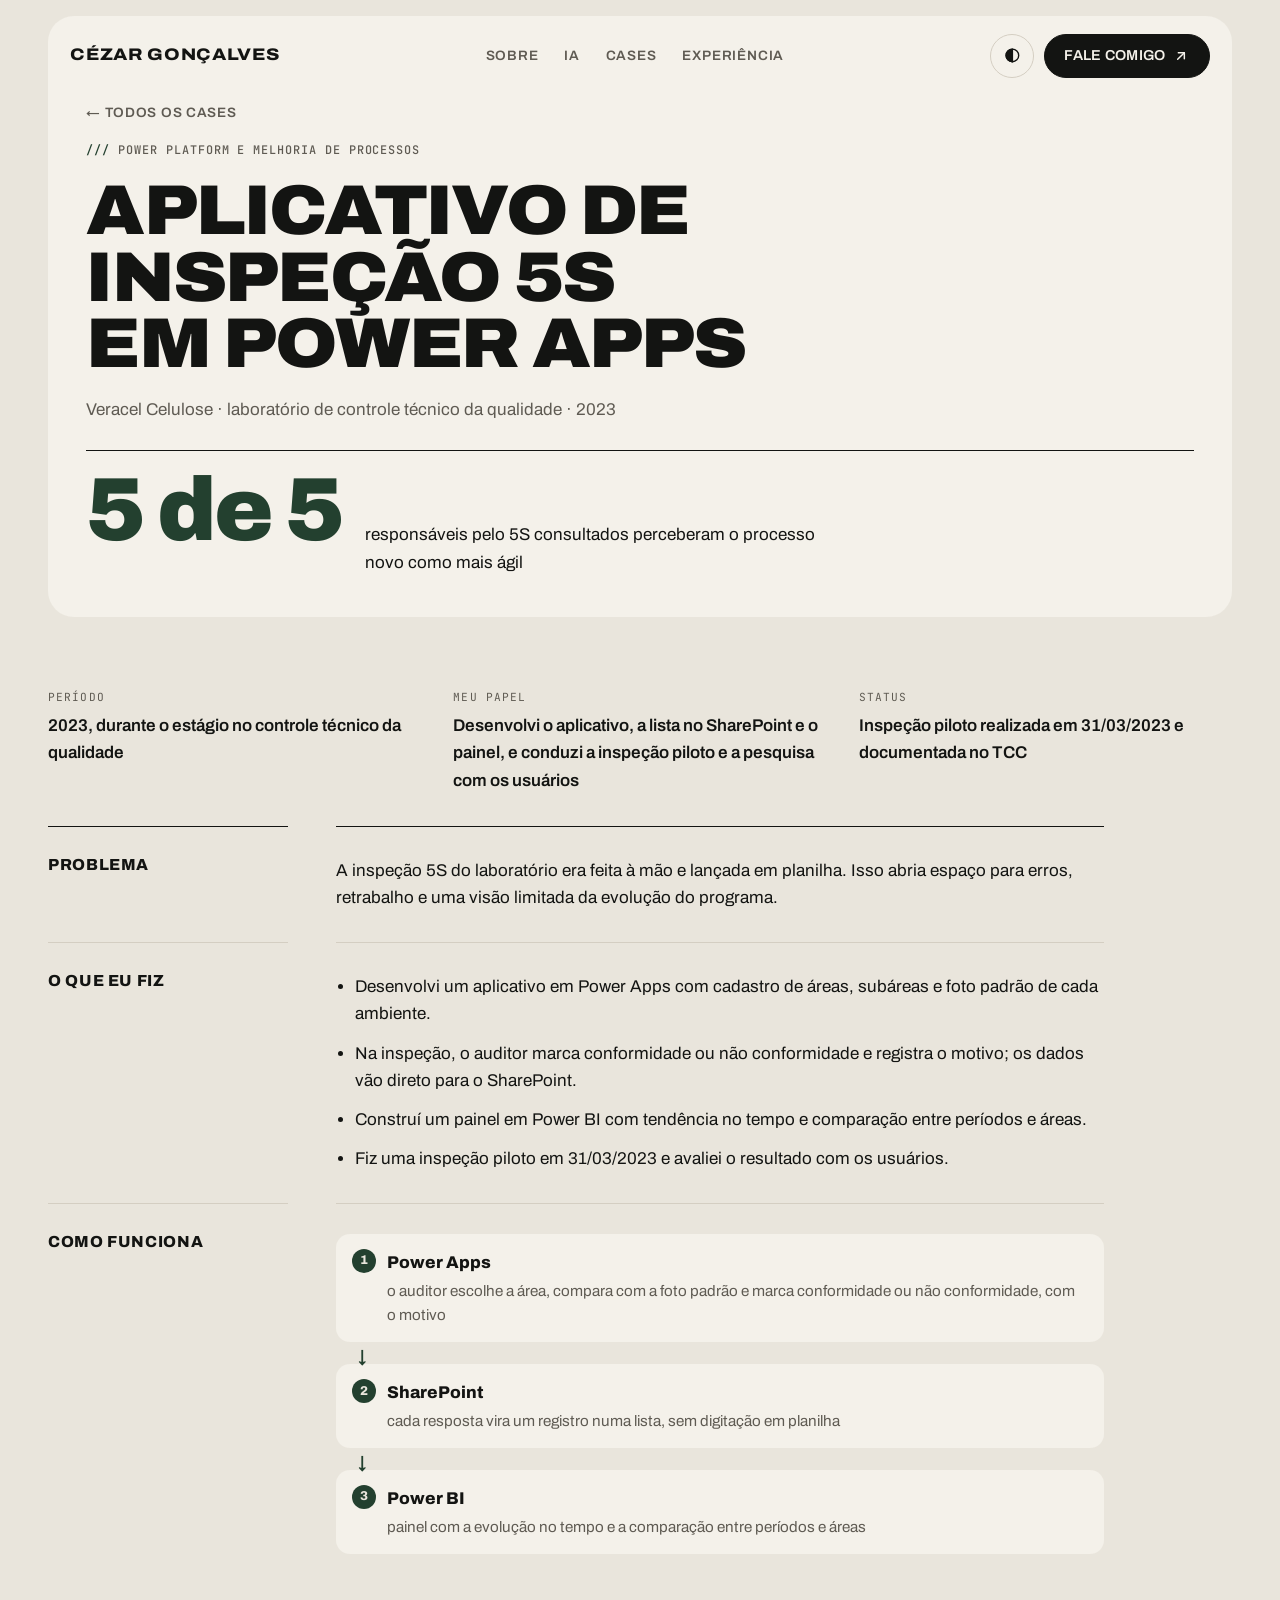
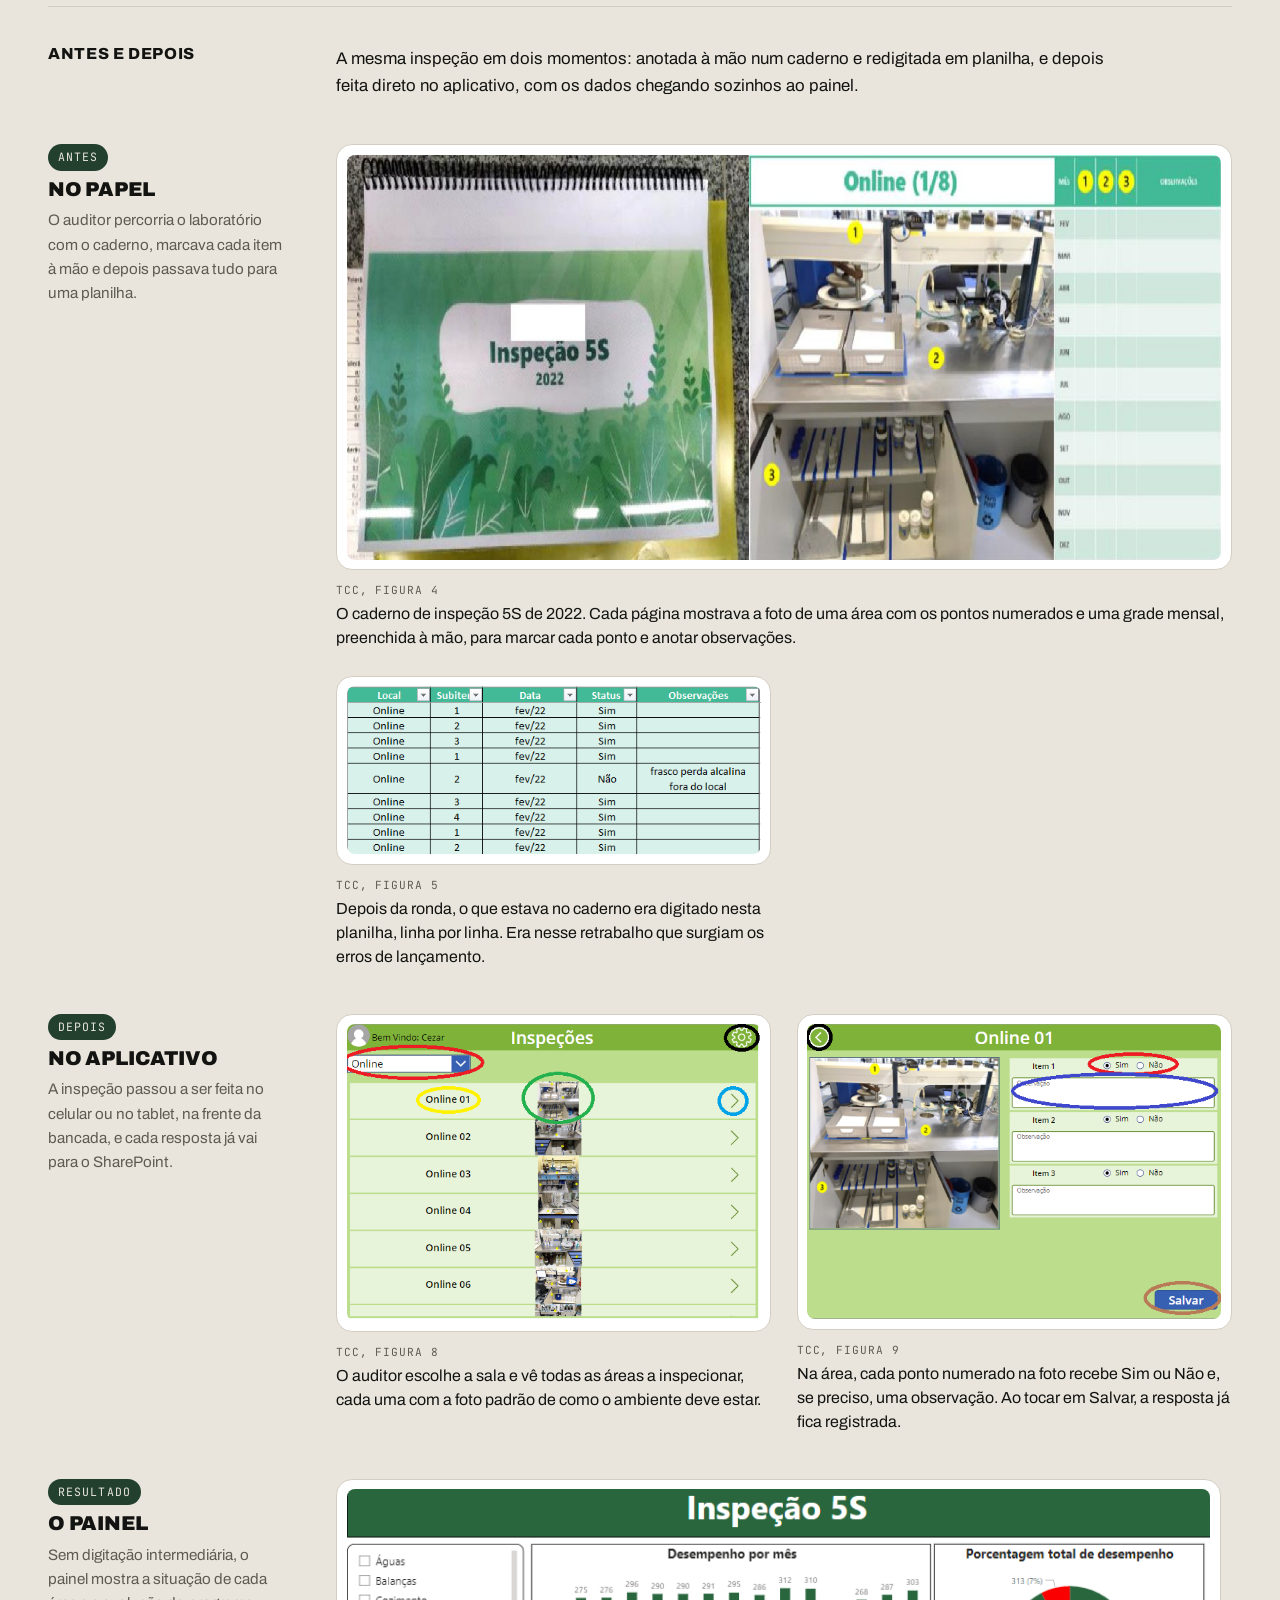
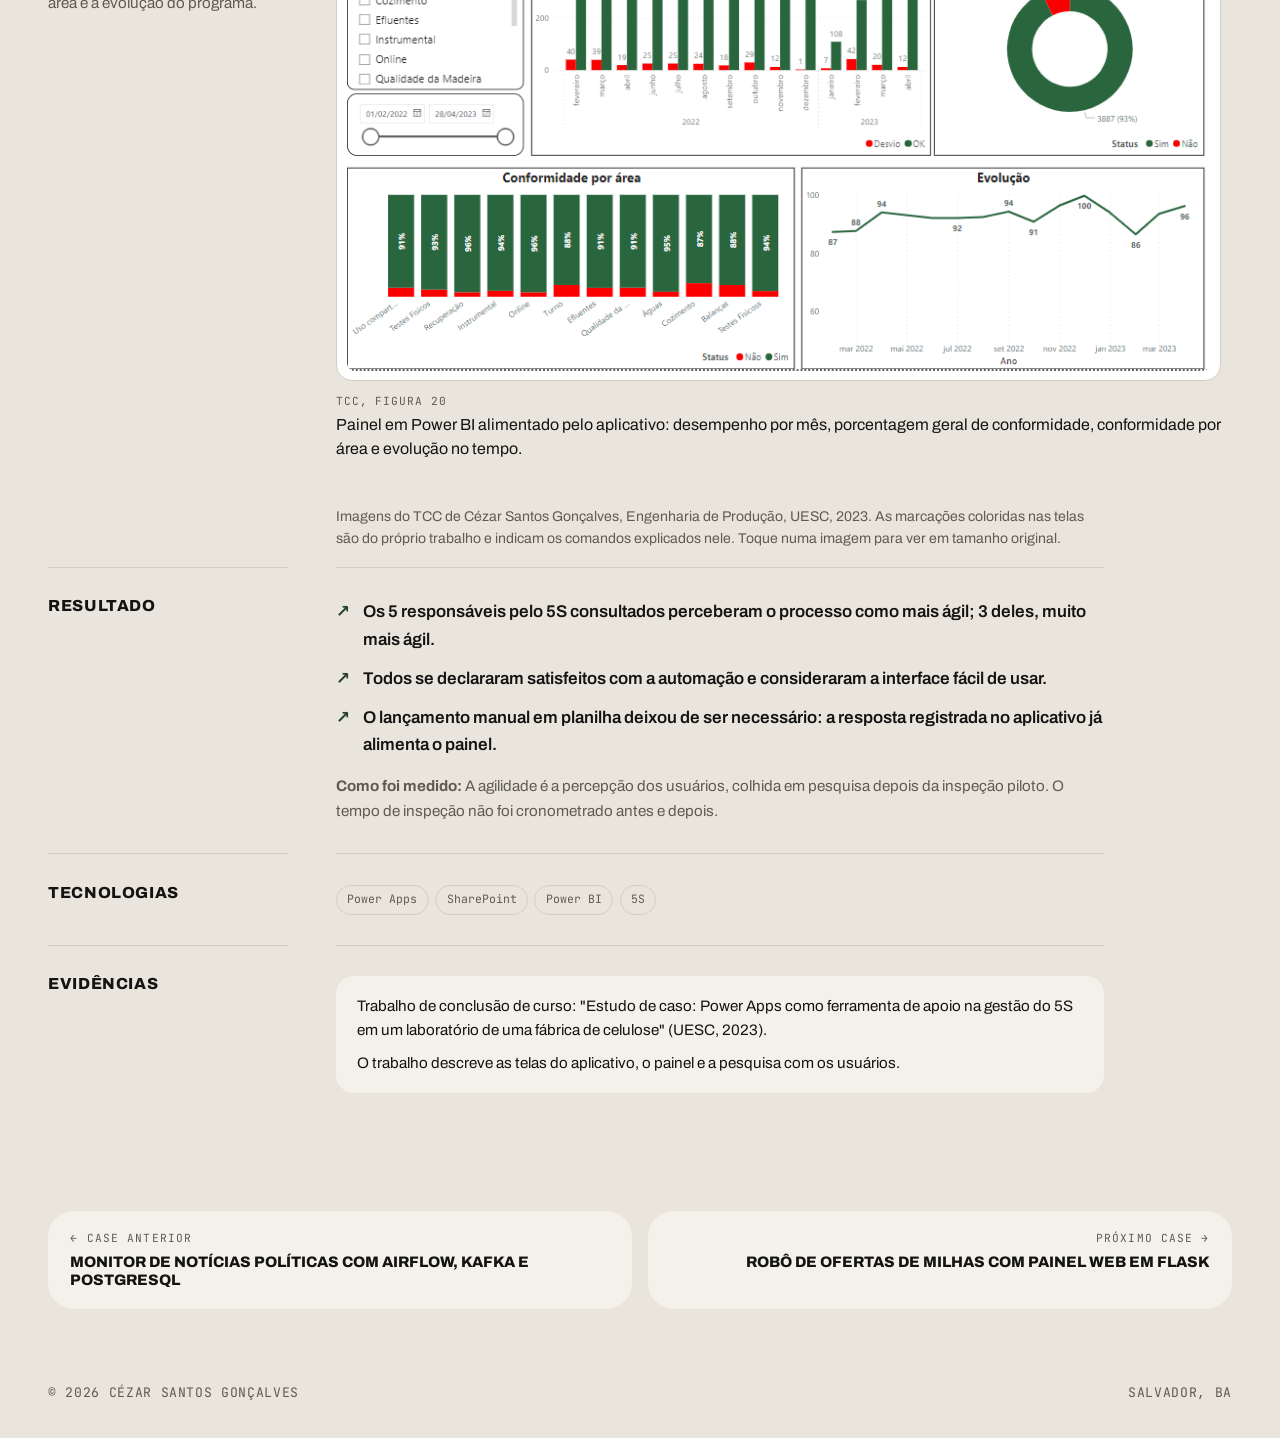
<file: cases/inspecao-5s.html>
<!doctype html>
<html lang="pt-BR">
<head>
<meta charset="utf-8">
<meta name="viewport" content="width=device-width, initial-scale=1, viewport-fit=cover">
<title>Aplicativo de inspeção 5S em Power Apps · Cézar Santos Gonçalves</title>
<meta name="description" content="A inspeção 5S feita à mão e lançada em planilha virou um aplicativo em Power Apps, com dados no SharePoint e painel em Power BI.">
<link rel="canonical" href="https://cezarep.github.io/cases/inspecao-5s.html">
<meta property="og:type" content="website">
<meta property="og:locale" content="pt_BR">
<meta property="og:title" content="Aplicativo de inspeção 5S em Power Apps · Cézar Santos Gonçalves">
<meta property="og:description" content="A inspeção 5S feita à mão e lançada em planilha virou um aplicativo em Power Apps, com dados no SharePoint e painel em Power BI.">
<meta property="og:url" content="https://cezarep.github.io/cases/inspecao-5s.html">
<meta property="og:image" content="https://cezarep.github.io/assets/og.jpg">
<meta property="og:image:width" content="1200">
<meta property="og:image:height" content="630">
<meta name="twitter:card" content="summary_large_image">
<meta name="theme-color" content="#E9E5DC">
<link rel="icon" href="../assets/favicon.svg" type="image/svg+xml">
<script>try{var t=localStorage.getItem("tema");if(t)document.documentElement.setAttribute("data-theme",t)}catch(e){}</script>
<link rel="preconnect" href="https://fonts.googleapis.com">
<link rel="preconnect" href="https://fonts.gstatic.com" crossorigin>
<link rel="stylesheet" href="https://fonts.googleapis.com/css2?family=Archivo:ital,wdth,wght@0,62..125,400..900;1,100,400&family=JetBrains+Mono:wght@400;500&display=swap">
<link rel="stylesheet" href="../assets/estilo.css?v=23befd95">
</head>
<body>
<a class="pular" href="#conteudo">Pular para o conteúdo</a>

<header class="topo"><div class="wrap"><div class="cartao">
<div class="nav">
<a class="marca" href="../">Cézar Gonçalves</a>
<nav class="menu" aria-label="Principal"><a href="../#sobre">Sobre</a><a href="../#ia">IA</a><a href="../#cases">Cases</a><a href="../#experiencia">Experiência</a></nav>
<div class="nav-acoes"><button class="tema" type="button" aria-label="Alternar tema"><svg viewBox="0 0 24 24" fill="none" stroke="currentColor" stroke-width="2" aria-hidden="true"><circle cx="12" cy="12" r="9"/><path d="M12 3a9 9 0 0 0 0 18z" fill="currentColor"/></svg></button><a class="pill" href="../#contato">Fale comigo <svg viewBox="0 0 24 24" fill="none" stroke="currentColor" stroke-width="2.2" stroke-linecap="round" stroke-linejoin="round" aria-hidden="true"><path d="M7 17 17 7"/><path d="M8 7h9v9"/></svg></a></div>
</div>
<div class="case-topo" id="conteudo">
<a class="voltar" href="../#cases">← Todos os cases</a>
<span class="rotulo">Power Platform e melhoria de processos</span>
<h1>Aplicativo de inspeção 5S em Power Apps</h1>
<p class="contexto">Veracel Celulose · laboratório de controle técnico da qualidade · 2023</p>
<div class="case-destaque"><span class="valor">5 de 5</span><span class="legenda">responsáveis pelo 5S consultados perceberam o processo novo como mais ágil</span></div>

</div>
</div></div></header>
<main>
<section class="case-corpo secao"><div class="wrap">
<dl class="ficha"><div><dt>Período</dt><dd>2023, durante o estágio no controle técnico da qualidade</dd></div><div><dt>Meu papel</dt><dd>Desenvolvi o aplicativo, a lista no SharePoint e o painel, e conduzi a inspeção piloto e a pesquisa com os usuários</dd></div><div><dt>Status</dt><dd>Inspeção piloto realizada em 31/03/2023 e documentada no TCC</dd></div></dl>
<div class="case-bloco"><h2>Problema</h2><div><p>A inspeção 5S do laboratório era feita à mão e lançada em planilha. Isso abria espaço para erros, retrabalho e uma visão limitada da evolução do programa.</p></div></div>
<div class="case-bloco"><h2>O que eu fiz</h2><div><ul class="lista "><li>Desenvolvi um aplicativo em Power Apps com cadastro de áreas, subáreas e foto padrão de cada ambiente.</li><li>Na inspeção, o auditor marca conformidade ou não conformidade e registra o motivo; os dados vão direto para o SharePoint.</li><li>Construí um painel em Power BI com tendência no tempo e comparação entre períodos e áreas.</li><li>Fiz uma inspeção piloto em 31/03/2023 e avaliei o resultado com os usuários.</li></ul></div></div>
<div class="case-bloco"><h2>Como funciona</h2><div><ol class="fluxo"><li><span class="etapa">Power Apps</span><span class="det">o auditor escolhe a área, compara com a foto padrão e marca conformidade ou não conformidade, com o motivo</span></li><li><span class="etapa">SharePoint</span><span class="det">cada resposta vira um registro numa lista, sem digitação em planilha</span></li><li><span class="etapa">Power BI</span><span class="det">painel com a evolução no tempo e a comparação entre períodos e áreas</span></li></ol></div></div>
<div class="antes-depois"><div class="ad-cab"><h2>Antes e depois</h2><p>A mesma inspeção em dois momentos: anotada à mão num caderno e redigitada em planilha, e depois feita direto no aplicativo, com os dados chegando sozinhos ao painel.</p></div><div class="antes-depois-grupo"><div class="grupo-cab"><span class="etiqueta">Antes</span><h3>No papel</h3><p>O auditor percorria o laboratório com o caderno, marcava cada item à mão e depois passava tudo para uma planilha.</p></div><div class="figs"><figure class="fig larga" style="--max:1470px"><a href="../assets/cases/inspecao-5s/antes-caderno.jpg" target="_blank" rel="noopener" aria-label="Ampliar: À esquerda, a capa de um caderno espiral escrito Inspeção 5S 2022. À direita, uma página do caderno com a foto de uma bancada do laboratório, três pontos numerados e uma grade com os meses de fevereiro a dezembro para marcar cada ponto e anotar observações"><img src="../assets/cases/inspecao-5s/antes-caderno.jpg" alt="À esquerda, a capa de um caderno espiral escrito Inspeção 5S 2022. À direita, uma página do caderno com a foto de uma bancada do laboratório, três pontos numerados e uma grade com os meses de fevereiro a dezembro para marcar cada ponto e anotar observações" width="1470" height="680" loading="lazy"></a><figcaption><span class="fonte">TCC, Figura 4</span>O caderno de inspeção 5S de 2022. Cada página mostrava a foto de uma área com os pontos numerados e uma grade mensal, preenchida à mão, para marcar cada ponto e anotar observações.</figcaption></figure><figure class="fig" style="--max:545px"><a href="../assets/cases/inspecao-5s/antes-planilha.png" target="_blank" rel="noopener" aria-label="Ampliar: Planilha com as colunas Local, Subitem, Data, Status e Observações, com as inspeções de fevereiro de 2022 e uma não conformidade anotada: frasco perda alcalina fora do local"><img src="../assets/cases/inspecao-5s/antes-planilha.png" alt="Planilha com as colunas Local, Subitem, Data, Status e Observações, com as inspeções de fevereiro de 2022 e uma não conformidade anotada: frasco perda alcalina fora do local" width="545" height="221" loading="lazy"></a><figcaption><span class="fonte">TCC, Figura 5</span>Depois da ronda, o que estava no caderno era digitado nesta planilha, linha por linha. Era nesse retrabalho que surgiam os erros de lançamento.</figcaption></figure></div></div><div class="antes-depois-grupo"><div class="grupo-cab"><span class="etiqueta">Depois</span><h3>No aplicativo</h3><p>A inspeção passou a ser feita no celular ou no tablet, na frente da bancada, e cada resposta já vai para o SharePoint.</p></div><div class="figs"><figure class="fig" style="--max:600px"><a href="../assets/cases/inspecao-5s/app-inspecoes.png" target="_blank" rel="noopener" aria-label="Ampliar: Tela do aplicativo chamada Inspeções, com a sala Online selecionada e a lista das áreas Online 01 a Online 06, cada uma com a foto do ambiente"><img src="../assets/cases/inspecao-5s/app-inspecoes.png" alt="Tela do aplicativo chamada Inspeções, com a sala Online selecionada e a lista das áreas Online 01 a Online 06, cada uma com a foto do ambiente" width="600" height="430" loading="lazy"></a><figcaption><span class="fonte">TCC, Figura 8</span>O auditor escolhe a sala e vê todas as áreas a inspecionar, cada uma com a foto padrão de como o ambiente deve estar.</figcaption></figure><figure class="fig" style="--max:599px"><a href="../assets/cases/inspecao-5s/app-inspecao-area.png" target="_blank" rel="noopener" aria-label="Ampliar: Tela de inspeção da área Online 01: a foto da bancada com os pontos 1, 2 e 3 e, ao lado, para cada item, as opções Sim ou Não, um campo de observação e o botão Salvar"><img src="../assets/cases/inspecao-5s/app-inspecao-area.png" alt="Tela de inspeção da área Online 01: a foto da bancada com os pontos 1, 2 e 3 e, ao lado, para cada item, as opções Sim ou Não, um campo de observação e o botão Salvar" width="599" height="427" loading="lazy"></a><figcaption><span class="fonte">TCC, Figura 9</span>Na área, cada ponto numerado na foto recebe Sim ou Não e, se preciso, uma observação. Ao tocar em Salvar, a resposta já fica registrada.</figcaption></figure></div></div><div class="antes-depois-grupo"><div class="grupo-cab"><span class="etiqueta">Resultado</span><h3>O painel</h3><p>Sem digitação intermediária, o painel mostra a situação de cada área e a evolução do programa.</p></div><div class="figs"><figure class="fig larga" style="--max:885px"><a href="../assets/cases/inspecao-5s/painel-power-bi.png" target="_blank" rel="noopener" aria-label="Ampliar: Painel em Power BI chamado Inspeção 5S, com filtro por área e período, gráfico de desempenho por mês, rosca com a porcentagem total de desempenho, barras de conformidade por área e linha de evolução no tempo"><img src="../assets/cases/inspecao-5s/painel-power-bi.png" alt="Painel em Power BI chamado Inspeção 5S, com filtro por área e período, gráfico de desempenho por mês, rosca com a porcentagem total de desempenho, barras de conformidade por área e linha de evolução no tempo" width="885" height="493" loading="lazy"></a><figcaption><span class="fonte">TCC, Figura 20</span>Painel em Power BI alimentado pelo aplicativo: desempenho por mês, porcentagem geral de conformidade, conformidade por área e evolução no tempo.</figcaption></figure></div></div><p class="credito">Imagens do TCC de Cézar Santos Gonçalves, Engenharia de Produção, UESC, 2023. As marcações coloridas nas telas são do próprio trabalho e indicam os comandos explicados nele. Toque numa imagem para ver em tamanho original.</p></div>
<div class="case-bloco"><h2>Resultado</h2><div><ul class="lista resultados"><li>Os 5 responsáveis pelo 5S consultados perceberam o processo como mais ágil; 3 deles, muito mais ágil.</li><li>Todos se declararam satisfeitos com a automação e consideraram a interface fácil de usar.</li><li>O lançamento manual em planilha deixou de ser necessário: a resposta registrada no aplicativo já alimenta o painel.</li></ul><p class="medicao"><strong>Como foi medido:</strong> A agilidade é a percepção dos usuários, colhida em pesquisa depois da inspeção piloto. O tempo de inspeção não foi cronometrado antes e depois.</p></div></div>

<div class="case-bloco"><h2>Tecnologias</h2><div><ul class="chips"><li>Power Apps</li><li>SharePoint</li><li>Power BI</li><li>5S</li></ul></div></div>
<div class="case-bloco"><h2>Evidências</h2><div><div class="nota"><p>Trabalho de conclusão de curso: &quot;Estudo de caso: Power Apps como ferramenta de apoio na gestão do 5S em um laboratório de uma fábrica de celulose&quot; (UESC, 2023).</p><p>O trabalho descreve as telas do aplicativo, o painel e a pesquisa com os usuários.</p></div></div></div>
</div></section>
<div class="wrap"><nav class="navcases" aria-label="Outros cases"><a href="monitor-noticias.html"><span class="k">← Case anterior</span><span class="t">Monitor de notícias políticas com Airflow, Kafka e PostgreSQL</span></a><a class="prox" href="automacao-kip.html"><span class="k">Próximo case →</span><span class="t">Robô de ofertas de milhas com painel web em Flask</span></a></nav></div>
</main>
<footer class="rodape"><div class="wrap">
<span>© 2026 Cézar Santos Gonçalves</span>
<span>Salvador, BA</span>
</div></footer>
<script src="../assets/site.js?v=1b7c808d" defer></script>
</body>
</html>
</file>
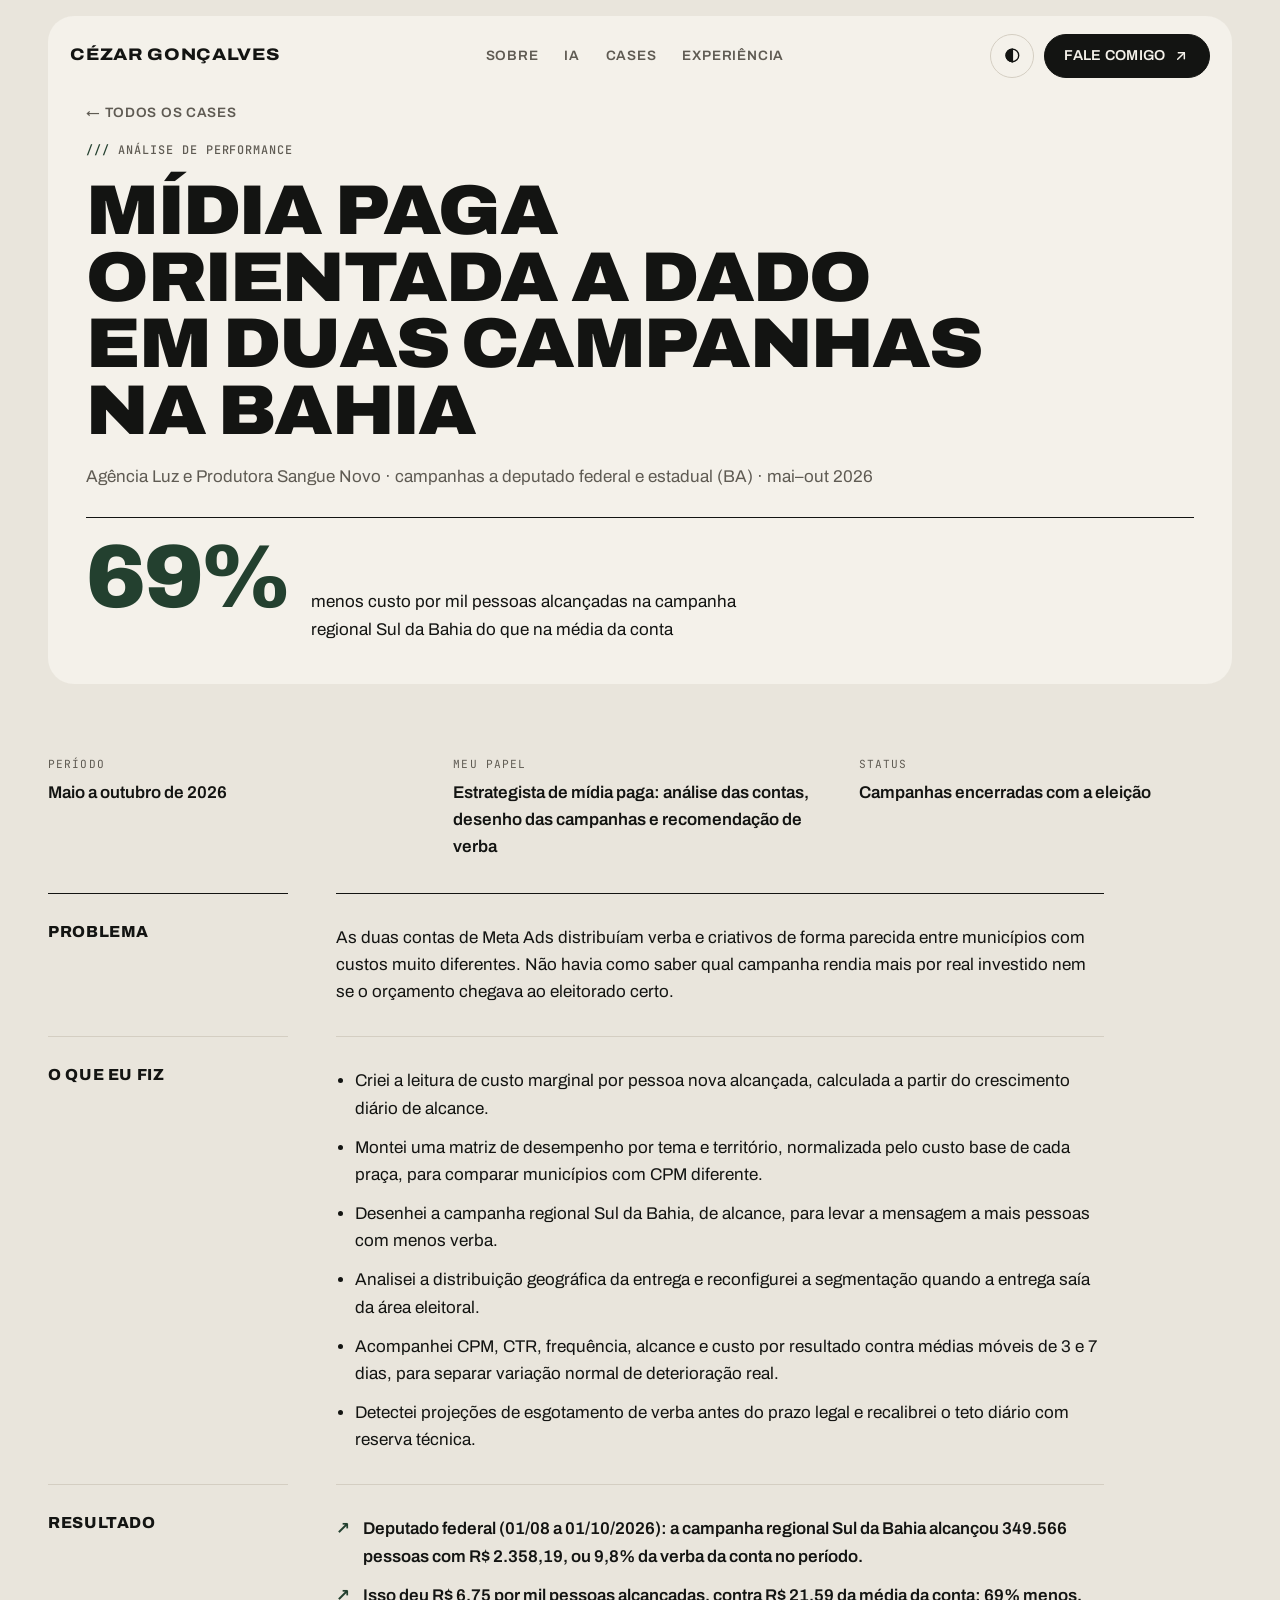
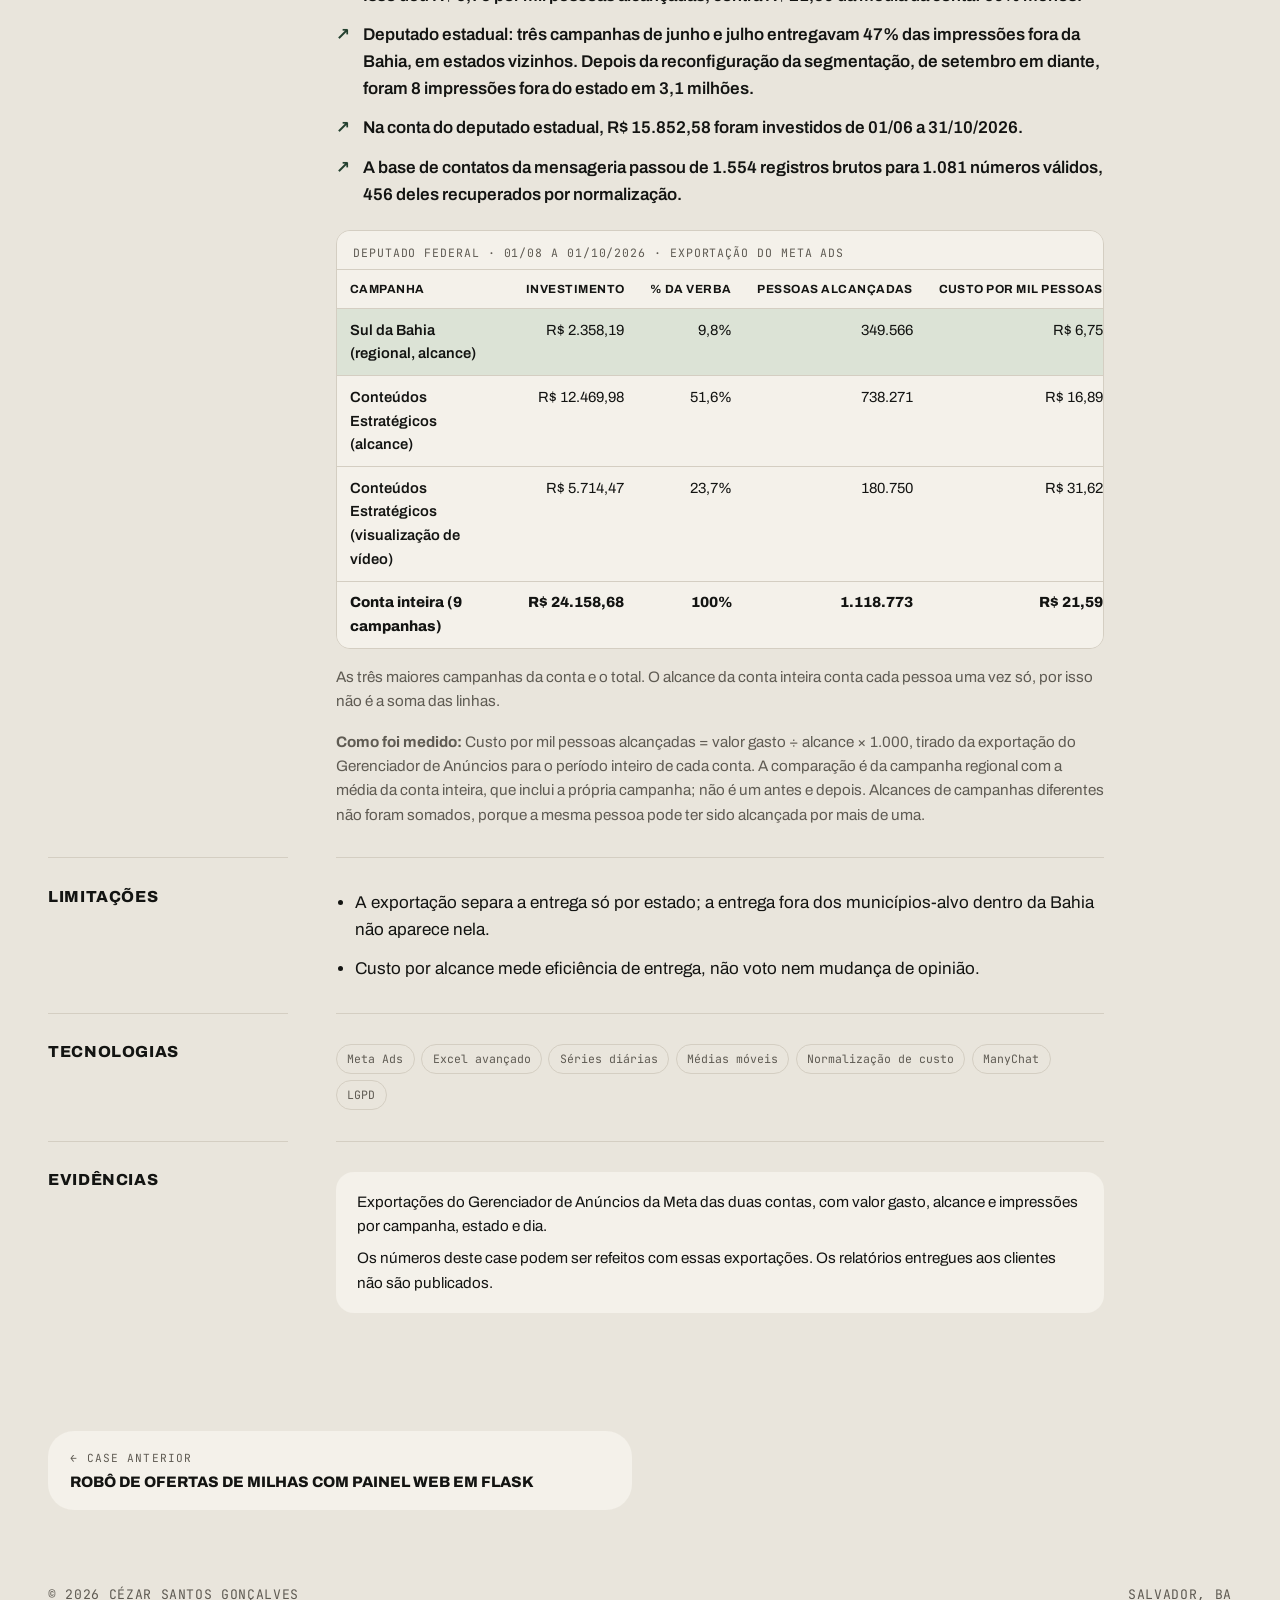
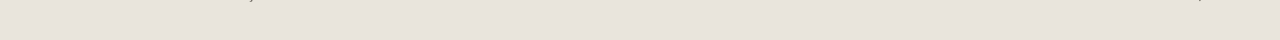
<file: cases/midia-paga.html>
<!doctype html>
<html lang="pt-BR">
<head>
<meta charset="utf-8">
<meta name="viewport" content="width=device-width, initial-scale=1, viewport-fit=cover">
<title>Mídia paga orientada a dado em duas campanhas na Bahia · Cézar Santos Gonçalves</title>
<meta name="description" content="Leitura diária das contas de Meta Ads para achar onde a verba rendia mais por pessoa alcançada e realocar o orçamento com base no dado.">
<link rel="canonical" href="https://cezarep.github.io/cases/midia-paga.html">
<meta property="og:type" content="website">
<meta property="og:locale" content="pt_BR">
<meta property="og:title" content="Mídia paga orientada a dado em duas campanhas na Bahia · Cézar Santos Gonçalves">
<meta property="og:description" content="Leitura diária das contas de Meta Ads para achar onde a verba rendia mais por pessoa alcançada e realocar o orçamento com base no dado.">
<meta property="og:url" content="https://cezarep.github.io/cases/midia-paga.html">
<meta property="og:image" content="https://cezarep.github.io/assets/og.jpg">
<meta property="og:image:width" content="1200">
<meta property="og:image:height" content="630">
<meta name="twitter:card" content="summary_large_image">
<meta name="theme-color" content="#E9E5DC">
<link rel="icon" href="../assets/favicon.svg" type="image/svg+xml">
<script>try{var t=localStorage.getItem("tema");if(t)document.documentElement.setAttribute("data-theme",t)}catch(e){}</script>
<link rel="preconnect" href="https://fonts.googleapis.com">
<link rel="preconnect" href="https://fonts.gstatic.com" crossorigin>
<link rel="stylesheet" href="https://fonts.googleapis.com/css2?family=Archivo:ital,wdth,wght@0,62..125,400..900;1,100,400&family=JetBrains+Mono:wght@400;500&display=swap">
<link rel="stylesheet" href="../assets/estilo.css?v=23befd95">
</head>
<body>
<a class="pular" href="#conteudo">Pular para o conteúdo</a>

<header class="topo"><div class="wrap"><div class="cartao">
<div class="nav">
<a class="marca" href="../">Cézar Gonçalves</a>
<nav class="menu" aria-label="Principal"><a href="../#sobre">Sobre</a><a href="../#ia">IA</a><a href="../#cases">Cases</a><a href="../#experiencia">Experiência</a></nav>
<div class="nav-acoes"><button class="tema" type="button" aria-label="Alternar tema"><svg viewBox="0 0 24 24" fill="none" stroke="currentColor" stroke-width="2" aria-hidden="true"><circle cx="12" cy="12" r="9"/><path d="M12 3a9 9 0 0 0 0 18z" fill="currentColor"/></svg></button><a class="pill" href="../#contato">Fale comigo <svg viewBox="0 0 24 24" fill="none" stroke="currentColor" stroke-width="2.2" stroke-linecap="round" stroke-linejoin="round" aria-hidden="true"><path d="M7 17 17 7"/><path d="M8 7h9v9"/></svg></a></div>
</div>
<div class="case-topo" id="conteudo">
<a class="voltar" href="../#cases">← Todos os cases</a>
<span class="rotulo">Análise de performance</span>
<h1>Mídia paga orientada a dado em duas campanhas na Bahia</h1>
<p class="contexto">Agência Luz e Produtora Sangue Novo · campanhas a deputado federal e estadual (BA) · mai–out 2026</p>
<div class="case-destaque"><span class="valor">69%</span><span class="legenda">menos custo por mil pessoas alcançadas na campanha regional Sul da Bahia do que na média da conta</span></div>

</div>
</div></div></header>
<main>
<section class="case-corpo secao"><div class="wrap">
<dl class="ficha"><div><dt>Período</dt><dd>Maio a outubro de 2026</dd></div><div><dt>Meu papel</dt><dd>Estrategista de mídia paga: análise das contas, desenho das campanhas e recomendação de verba</dd></div><div><dt>Status</dt><dd>Campanhas encerradas com a eleição</dd></div></dl>
<div class="case-bloco"><h2>Problema</h2><div><p>As duas contas de Meta Ads distribuíam verba e criativos de forma parecida entre municípios com custos muito diferentes. Não havia como saber qual campanha rendia mais por real investido nem se o orçamento chegava ao eleitorado certo.</p></div></div>
<div class="case-bloco"><h2>O que eu fiz</h2><div><ul class="lista "><li>Criei a leitura de custo marginal por pessoa nova alcançada, calculada a partir do crescimento diário de alcance.</li><li>Montei uma matriz de desempenho por tema e território, normalizada pelo custo base de cada praça, para comparar municípios com CPM diferente.</li><li>Desenhei a campanha regional Sul da Bahia, de alcance, para levar a mensagem a mais pessoas com menos verba.</li><li>Analisei a distribuição geográfica da entrega e reconfigurei a segmentação quando a entrega saía da área eleitoral.</li><li>Acompanhei CPM, CTR, frequência, alcance e custo por resultado contra médias móveis de 3 e 7 dias, para separar variação normal de deterioração real.</li><li>Detectei projeções de esgotamento de verba antes do prazo legal e recalibrei o teto diário com reserva técnica.</li></ul></div></div>


<div class="case-bloco"><h2>Resultado</h2><div><ul class="lista resultados"><li>Deputado federal (01/08 a 01/10/2026): a campanha regional Sul da Bahia alcançou 349.566 pessoas com R$ 2.358,19, ou 9,8% da verba da conta no período.</li><li>Isso deu R$ 6,75 por mil pessoas alcançadas, contra R$ 21,59 da média da conta: 69% menos.</li><li>Deputado estadual: três campanhas de junho e julho entregavam 47% das impressões fora da Bahia, em estados vizinhos. Depois da reconfiguração da segmentação, de setembro em diante, foram 8 impressões fora do estado em 3,1 milhões.</li><li>Na conta do deputado estadual, R$ 15.852,58 foram investidos de 01/06 a 31/10/2026.</li><li>A base de contatos da mensageria passou de 1.554 registros brutos para 1.081 números válidos, 456 deles recuperados por normalização.</li></ul><div class="tabela"><table><caption>Deputado federal · 01/08 a 01/10/2026 · exportação do Meta Ads</caption><thead><tr><th scope="col" class="">Campanha</th><th scope="col" class="n">Investimento</th><th scope="col" class="n">% da verba</th><th scope="col" class="n">Pessoas alcançadas</th><th scope="col" class="n">Custo por mil pessoas</th></tr></thead><tbody><tr><th scope="row">Sul da Bahia (regional, alcance)</th><td class="n">R$ 2.358,19</td><td class="n">9,8%</td><td class="n">349.566</td><td class="n">R$ 6,75</td></tr><tr><th scope="row">Conteúdos Estratégicos (alcance)</th><td class="n">R$ 12.469,98</td><td class="n">51,6%</td><td class="n">738.271</td><td class="n">R$ 16,89</td></tr><tr><th scope="row">Conteúdos Estratégicos (visualização de vídeo)</th><td class="n">R$ 5.714,47</td><td class="n">23,7%</td><td class="n">180.750</td><td class="n">R$ 31,62</td></tr><tr><th scope="row">Conta inteira (9 campanhas)</th><td class="n">R$ 24.158,68</td><td class="n">100%</td><td class="n">1.118.773</td><td class="n">R$ 21,59</td></tr></tbody></table></div><p class="medicao">As três maiores campanhas da conta e o total. O alcance da conta inteira conta cada pessoa uma vez só, por isso não é a soma das linhas.</p><p class="medicao"><strong>Como foi medido:</strong> Custo por mil pessoas alcançadas = valor gasto ÷ alcance × 1.000, tirado da exportação do Gerenciador de Anúncios para o período inteiro de cada conta. A comparação é da campanha regional com a média da conta inteira, que inclui a própria campanha; não é um antes e depois. Alcances de campanhas diferentes não foram somados, porque a mesma pessoa pode ter sido alcançada por mais de uma.</p></div></div>
<div class="case-bloco"><h2>Limitações</h2><div><ul class="lista "><li>A exportação separa a entrega só por estado; a entrega fora dos municípios-alvo dentro da Bahia não aparece nela.</li><li>Custo por alcance mede eficiência de entrega, não voto nem mudança de opinião.</li></ul></div></div>
<div class="case-bloco"><h2>Tecnologias</h2><div><ul class="chips"><li>Meta Ads</li><li>Excel avançado</li><li>Séries diárias</li><li>Médias móveis</li><li>Normalização de custo</li><li>ManyChat</li><li>LGPD</li></ul></div></div>
<div class="case-bloco"><h2>Evidências</h2><div><div class="nota"><p>Exportações do Gerenciador de Anúncios da Meta das duas contas, com valor gasto, alcance e impressões por campanha, estado e dia.</p><p>Os números deste case podem ser refeitos com essas exportações. Os relatórios entregues aos clientes não são publicados.</p></div></div></div>
</div></section>
<div class="wrap"><nav class="navcases" aria-label="Outros cases"><a href="automacao-kip.html"><span class="k">← Case anterior</span><span class="t">Robô de ofertas de milhas com painel web em Flask</span></a></nav></div>
</main>
<footer class="rodape"><div class="wrap">
<span>© 2026 Cézar Santos Gonçalves</span>
<span>Salvador, BA</span>
</div></footer>
<script src="../assets/site.js?v=1b7c808d" defer></script>
</body>
</html>
</file>
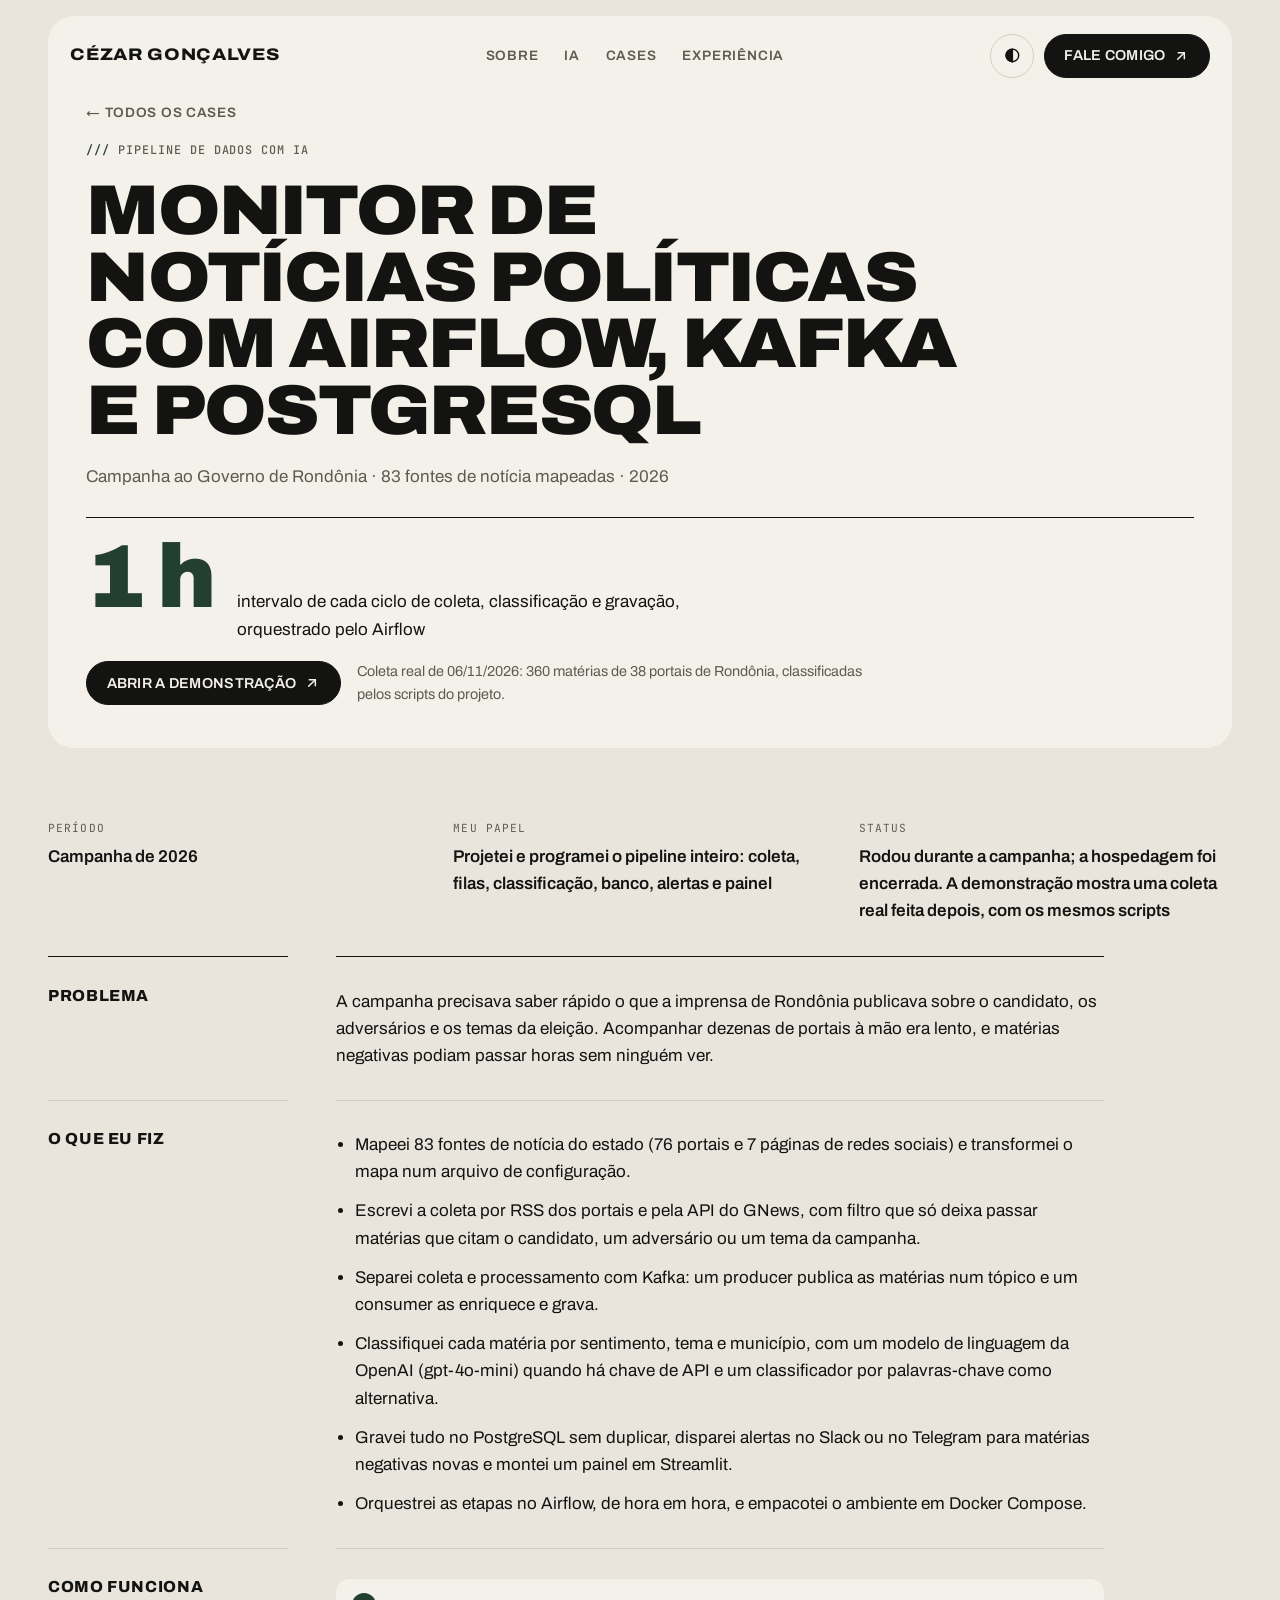
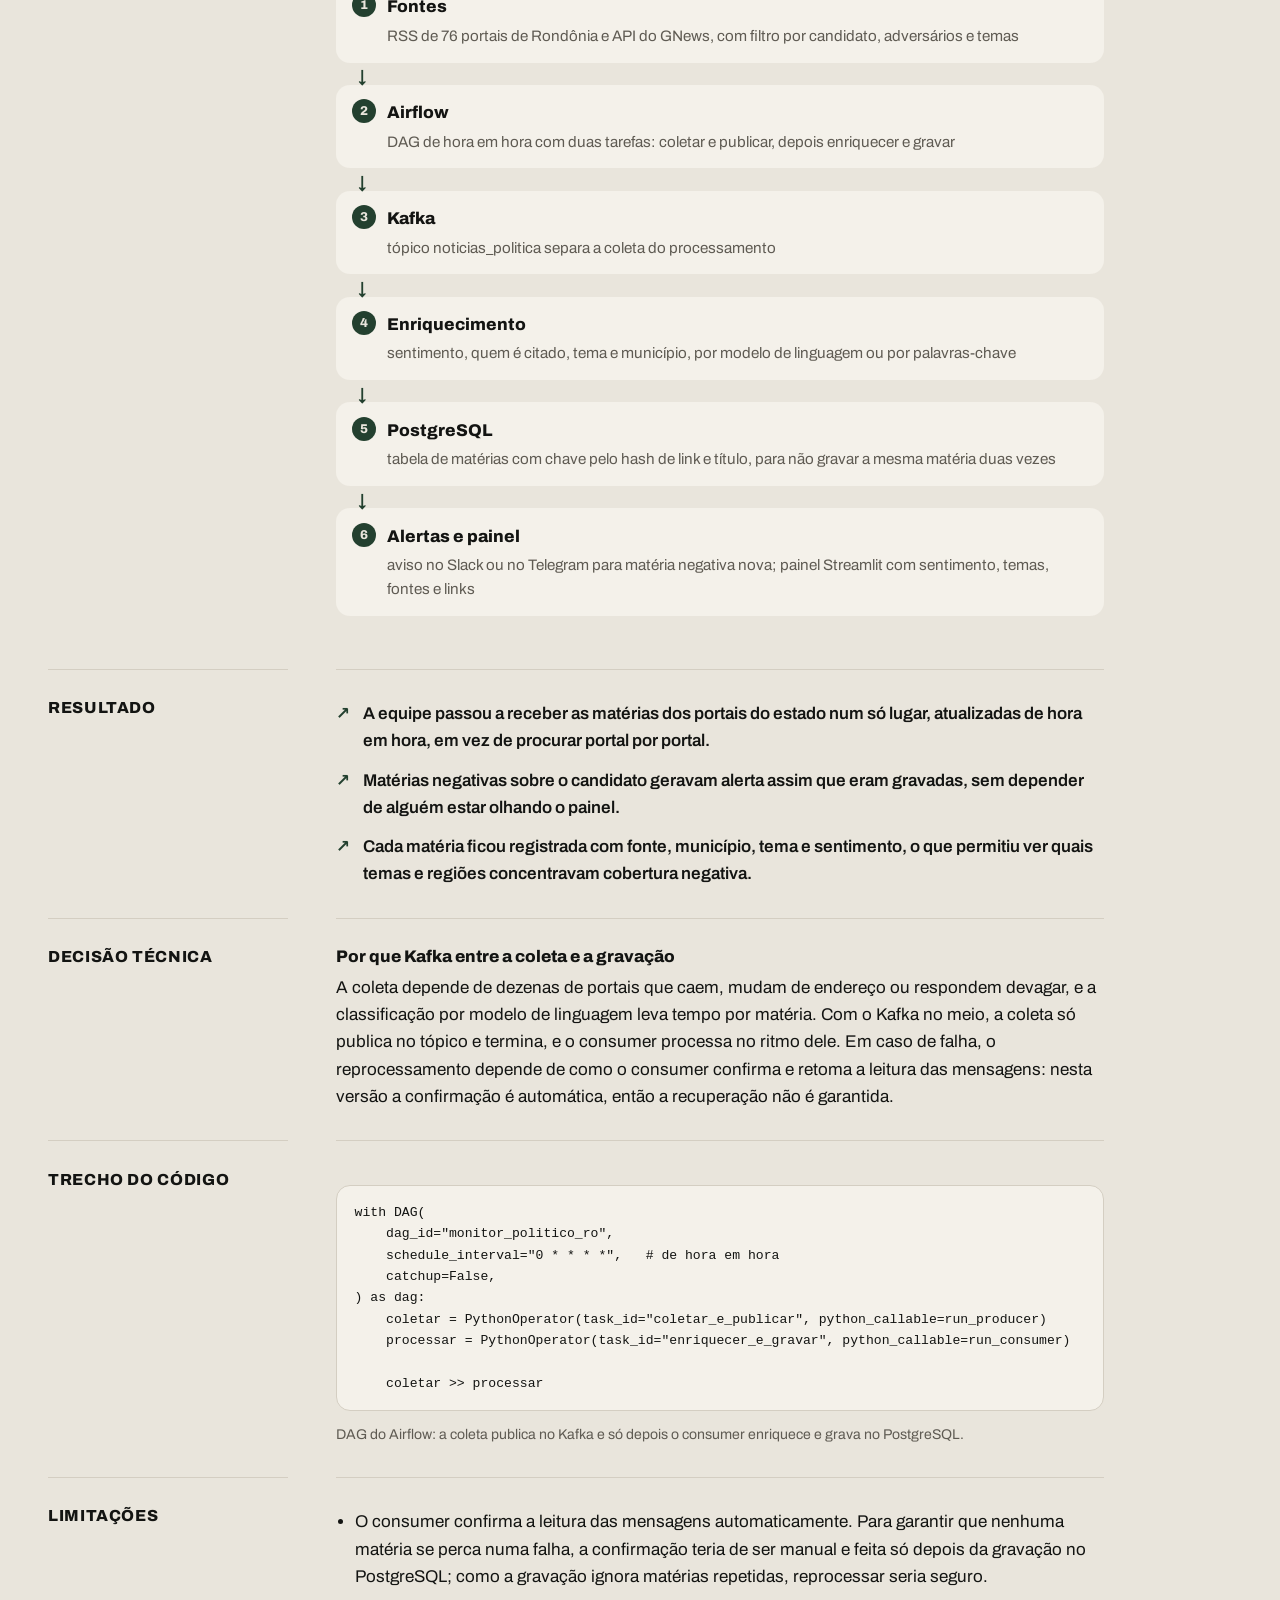
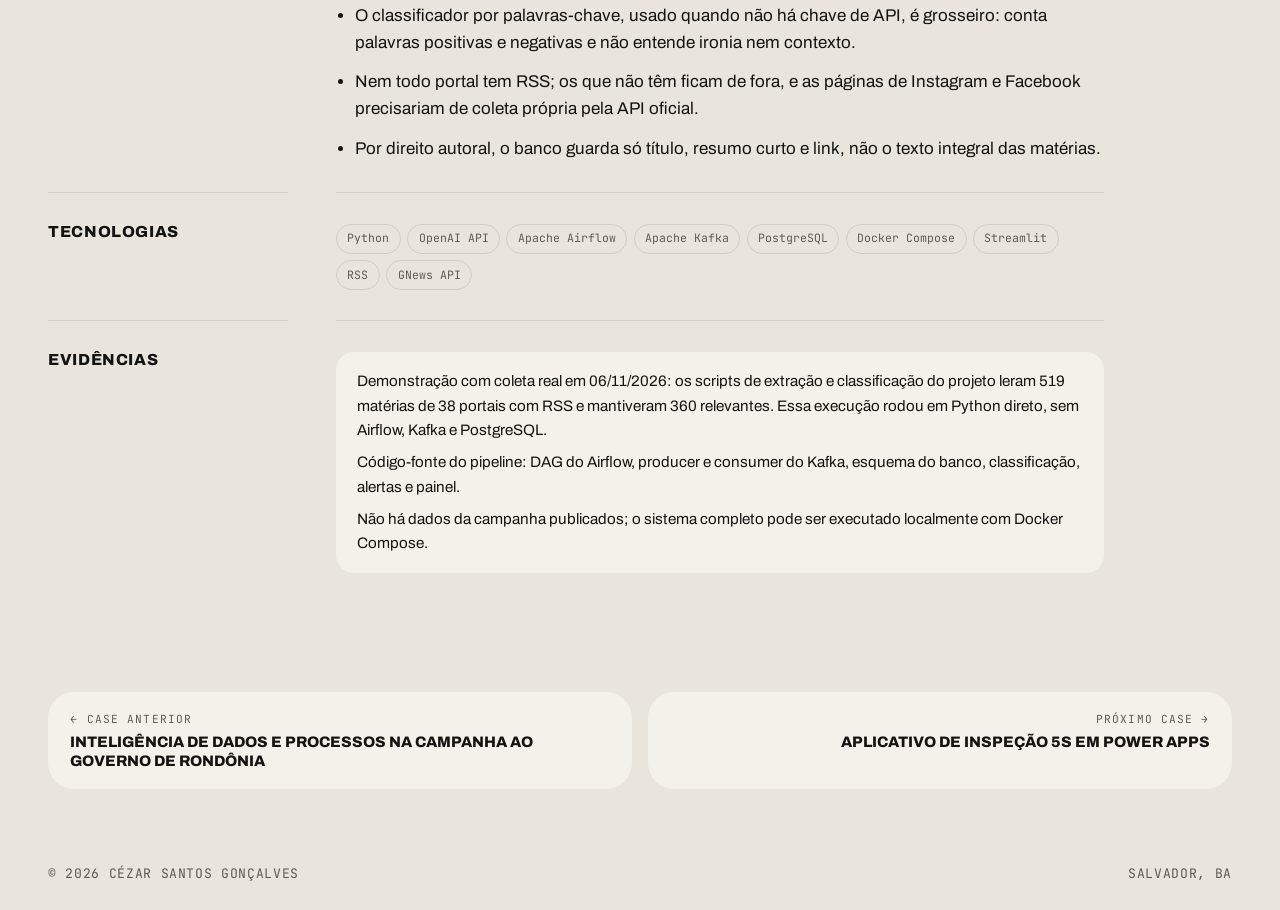
<file: cases/monitor-noticias.html>
<!doctype html>
<html lang="pt-BR">
<head>
<meta charset="utf-8">
<meta name="viewport" content="width=device-width, initial-scale=1, viewport-fit=cover">
<title>Monitor de notícias políticas com Airflow, Kafka e PostgreSQL · Cézar Santos Gonçalves</title>
<meta name="description" content="Pipeline que coleta de hora em hora as matérias dos portais de Rondônia, classifica sentimento, tema e município, grava no PostgreSQL e avisa a equipe quando surge notícia negativa.">
<link rel="canonical" href="https://cezarep.github.io/cases/monitor-noticias.html">
<meta property="og:type" content="website">
<meta property="og:locale" content="pt_BR">
<meta property="og:title" content="Monitor de notícias políticas com Airflow, Kafka e PostgreSQL · Cézar Santos Gonçalves">
<meta property="og:description" content="Pipeline que coleta de hora em hora as matérias dos portais de Rondônia, classifica sentimento, tema e município, grava no PostgreSQL e avisa a equipe quando surge notícia negativa.">
<meta property="og:url" content="https://cezarep.github.io/cases/monitor-noticias.html">
<meta property="og:image" content="https://cezarep.github.io/assets/og.jpg">
<meta property="og:image:width" content="1200">
<meta property="og:image:height" content="630">
<meta name="twitter:card" content="summary_large_image">
<meta name="theme-color" content="#E9E5DC">
<link rel="icon" href="../assets/favicon.svg" type="image/svg+xml">
<script>try{var t=localStorage.getItem("tema");if(t)document.documentElement.setAttribute("data-theme",t)}catch(e){}</script>
<link rel="preconnect" href="https://fonts.googleapis.com">
<link rel="preconnect" href="https://fonts.gstatic.com" crossorigin>
<link rel="stylesheet" href="https://fonts.googleapis.com/css2?family=Archivo:ital,wdth,wght@0,62..125,400..900;1,100,400&family=JetBrains+Mono:wght@400;500&display=swap">
<link rel="stylesheet" href="../assets/estilo.css?v=23befd95">
</head>
<body>
<a class="pular" href="#conteudo">Pular para o conteúdo</a>

<header class="topo"><div class="wrap"><div class="cartao">
<div class="nav">
<a class="marca" href="../">Cézar Gonçalves</a>
<nav class="menu" aria-label="Principal"><a href="../#sobre">Sobre</a><a href="../#ia">IA</a><a href="../#cases">Cases</a><a href="../#experiencia">Experiência</a></nav>
<div class="nav-acoes"><button class="tema" type="button" aria-label="Alternar tema"><svg viewBox="0 0 24 24" fill="none" stroke="currentColor" stroke-width="2" aria-hidden="true"><circle cx="12" cy="12" r="9"/><path d="M12 3a9 9 0 0 0 0 18z" fill="currentColor"/></svg></button><a class="pill" href="../#contato">Fale comigo <svg viewBox="0 0 24 24" fill="none" stroke="currentColor" stroke-width="2.2" stroke-linecap="round" stroke-linejoin="round" aria-hidden="true"><path d="M7 17 17 7"/><path d="M8 7h9v9"/></svg></a></div>
</div>
<div class="case-topo" id="conteudo">
<a class="voltar" href="../#cases">← Todos os cases</a>
<span class="rotulo">Pipeline de dados com IA</span>
<h1>Monitor de notícias políticas com Airflow, Kafka e PostgreSQL</h1>
<p class="contexto">Campanha ao Governo de Rondônia · 83 fontes de notícia mapeadas · 2026</p>
<div class="case-destaque"><span class="valor">1 h</span><span class="legenda">intervalo de cada ciclo de coleta, classificação e gravação, orquestrado pelo Airflow</span></div>
<div class="demo"><a class="pill" href="../demos/monitor-noticias/">Abrir a demonstração <svg viewBox="0 0 24 24" fill="none" stroke="currentColor" stroke-width="2.2" stroke-linecap="round" stroke-linejoin="round" aria-hidden="true"><path d="M7 17 17 7"/><path d="M8 7h9v9"/></svg></a><span>Coleta real de 06/11/2026: 360 matérias de 38 portais de Rondônia, classificadas pelos scripts do projeto.</span></div>
</div>
</div></div></header>
<main>
<section class="case-corpo secao"><div class="wrap">
<dl class="ficha"><div><dt>Período</dt><dd>Campanha de 2026</dd></div><div><dt>Meu papel</dt><dd>Projetei e programei o pipeline inteiro: coleta, filas, classificação, banco, alertas e painel</dd></div><div><dt>Status</dt><dd>Rodou durante a campanha; a hospedagem foi encerrada. A demonstração mostra uma coleta real feita depois, com os mesmos scripts</dd></div></dl>
<div class="case-bloco"><h2>Problema</h2><div><p>A campanha precisava saber rápido o que a imprensa de Rondônia publicava sobre o candidato, os adversários e os temas da eleição. Acompanhar dezenas de portais à mão era lento, e matérias negativas podiam passar horas sem ninguém ver.</p></div></div>
<div class="case-bloco"><h2>O que eu fiz</h2><div><ul class="lista "><li>Mapeei 83 fontes de notícia do estado (76 portais e 7 páginas de redes sociais) e transformei o mapa num arquivo de configuração.</li><li>Escrevi a coleta por RSS dos portais e pela API do GNews, com filtro que só deixa passar matérias que citam o candidato, um adversário ou um tema da campanha.</li><li>Separei coleta e processamento com Kafka: um producer publica as matérias num tópico e um consumer as enriquece e grava.</li><li>Classifiquei cada matéria por sentimento, tema e município, com um modelo de linguagem da OpenAI (gpt-4o-mini) quando há chave de API e um classificador por palavras-chave como alternativa.</li><li>Gravei tudo no PostgreSQL sem duplicar, disparei alertas no Slack ou no Telegram para matérias negativas novas e montei um painel em Streamlit.</li><li>Orquestrei as etapas no Airflow, de hora em hora, e empacotei o ambiente em Docker Compose.</li></ul></div></div>
<div class="case-bloco"><h2>Como funciona</h2><div><ol class="fluxo"><li><span class="etapa">Fontes</span><span class="det">RSS de 76 portais de Rondônia e API do GNews, com filtro por candidato, adversários e temas</span></li><li><span class="etapa">Airflow</span><span class="det">DAG de hora em hora com duas tarefas: coletar e publicar, depois enriquecer e gravar</span></li><li><span class="etapa">Kafka</span><span class="det">tópico noticias_politica separa a coleta do processamento</span></li><li><span class="etapa">Enriquecimento</span><span class="det">sentimento, quem é citado, tema e município, por modelo de linguagem ou por palavras-chave</span></li><li><span class="etapa">PostgreSQL</span><span class="det">tabela de matérias com chave pelo hash de link e título, para não gravar a mesma matéria duas vezes</span></li><li><span class="etapa">Alertas e painel</span><span class="det">aviso no Slack ou no Telegram para matéria negativa nova; painel Streamlit com sentimento, temas, fontes e links</span></li></ol></div></div>

<div class="case-bloco"><h2>Resultado</h2><div><ul class="lista resultados"><li>A equipe passou a receber as matérias dos portais do estado num só lugar, atualizadas de hora em hora, em vez de procurar portal por portal.</li><li>Matérias negativas sobre o candidato geravam alerta assim que eram gravadas, sem depender de alguém estar olhando o painel.</li><li>Cada matéria ficou registrada com fonte, município, tema e sentimento, o que permitiu ver quais temas e regiões concentravam cobertura negativa.</li></ul></div></div>
<div class="case-bloco"><h2>Decisão técnica</h2><div><h3 class="sub">Por que Kafka entre a coleta e a gravação</h3><p>A coleta depende de dezenas de portais que caem, mudam de endereço ou respondem devagar, e a classificação por modelo de linguagem leva tempo por matéria. Com o Kafka no meio, a coleta só publica no tópico e termina, e o consumer processa no ritmo dele. Em caso de falha, o reprocessamento depende de como o consumer confirma e retoma a leitura das mensagens: nesta versão a confirmação é automática, então a recuperação não é garantida.</p></div></div><div class="case-bloco"><h2>Trecho do código</h2><div><figure class="codigo"><pre><code>with DAG(
    dag_id=&quot;monitor_politico_ro&quot;,
    schedule_interval=&quot;0 * * * *&quot;,   # de hora em hora
    catchup=False,
) as dag:
    coletar = PythonOperator(task_id=&quot;coletar_e_publicar&quot;, python_callable=run_producer)
    processar = PythonOperator(task_id=&quot;enriquecer_e_gravar&quot;, python_callable=run_consumer)

    coletar &gt;&gt; processar</code></pre><figcaption>DAG do Airflow: a coleta publica no Kafka e só depois o consumer enriquece e grava no PostgreSQL.</figcaption></figure></div></div><div class="case-bloco"><h2>Limitações</h2><div><ul class="lista "><li>O consumer confirma a leitura das mensagens automaticamente. Para garantir que nenhuma matéria se perca numa falha, a confirmação teria de ser manual e feita só depois da gravação no PostgreSQL; como a gravação ignora matérias repetidas, reprocessar seria seguro.</li><li>O classificador por palavras-chave, usado quando não há chave de API, é grosseiro: conta palavras positivas e negativas e não entende ironia nem contexto.</li><li>Nem todo portal tem RSS; os que não têm ficam de fora, e as páginas de Instagram e Facebook precisariam de coleta própria pela API oficial.</li><li>Por direito autoral, o banco guarda só título, resumo curto e link, não o texto integral das matérias.</li></ul></div></div>
<div class="case-bloco"><h2>Tecnologias</h2><div><ul class="chips"><li>Python</li><li>OpenAI API</li><li>Apache Airflow</li><li>Apache Kafka</li><li>PostgreSQL</li><li>Docker Compose</li><li>Streamlit</li><li>RSS</li><li>GNews API</li></ul></div></div>
<div class="case-bloco"><h2>Evidências</h2><div><div class="nota"><p>Demonstração com coleta real em 06/11/2026: os scripts de extração e classificação do projeto leram 519 matérias de 38 portais com RSS e mantiveram 360 relevantes. Essa execução rodou em Python direto, sem Airflow, Kafka e PostgreSQL.</p><p>Código-fonte do pipeline: DAG do Airflow, producer e consumer do Kafka, esquema do banco, classificação, alertas e painel.</p><p>Não há dados da campanha publicados; o sistema completo pode ser executado localmente com Docker Compose.</p></div></div></div>
</div></section>
<div class="wrap"><nav class="navcases" aria-label="Outros cases"><a href="campanha-rondonia.html"><span class="k">← Case anterior</span><span class="t">Inteligência de dados e processos na campanha ao Governo de Rondônia</span></a><a class="prox" href="inspecao-5s.html"><span class="k">Próximo case →</span><span class="t">Aplicativo de inspeção 5S em Power Apps</span></a></nav></div>
</main>
<footer class="rodape"><div class="wrap">
<span>© 2026 Cézar Santos Gonçalves</span>
<span>Salvador, BA</span>
</div></footer>
<script src="../assets/site.js?v=1b7c808d" defer></script>
</body>
</html>
</file>
<file: assets/estilo.css>
/* Layout: editorial em papel creme. Abertura num cartão arredondado com o nome em caixa-alta gigante ao lado da foto em P&B,
   selo circular preto e rótulos "///". Corpo em coluna com cartões claros, números grandes e um bloco de contato escuro. */
:root {
  --bg: #E9E5DC;
  --card: #F4F1EA;
  --ink: #131412;
  --muted: #5F5B53;
  --line: #D4CEC2;
  --accent: #23402F;          /* verde-escuro */
  --accent-soft: #DCE3D6;
  --pill-bg: #131412;
  --pill-fg: #F4F1EA;
  --display: "Archivo", "Arial Black", "Segoe UI", system-ui, sans-serif;
  --body: "Archivo", "Segoe UI", system-ui, -apple-system, sans-serif;
  --mono: "JetBrains Mono", ui-monospace, Consolas, Menlo, monospace;
  --raio: 26px;
}
@media (prefers-color-scheme: dark) {
  :root:not([data-theme="light"]) {
    --bg: #11120F; --card: #1A1C18; --ink: #ECE8DF; --muted: #A39E93; --line: #2E302A;
    --accent: #9CC2A6; --accent-soft: #23302A; --pill-bg: #ECE8DF; --pill-fg: #131412;
    color-scheme: dark;
  }
}
:root[data-theme="dark"] {
  --bg: #11120F; --card: #1A1C18; --ink: #ECE8DF; --muted: #A39E93; --line: #2E302A;
  --accent: #9CC2A6; --accent-soft: #23302A; --pill-bg: #ECE8DF; --pill-fg: #131412;
  color-scheme: dark;
}

*, *::before, *::after { box-sizing: border-box; }
html { scroll-behavior: smooth; }
@media (prefers-reduced-motion: reduce) { html { scroll-behavior: auto; } * { transition: none !important; animation: none !important; } }
body { margin: 0; background: var(--bg); color: var(--ink); font-family: var(--body); font-size: 1.0625rem; line-height: 1.6; -webkit-font-smoothing: antialiased; }
img { max-width: 100%; height: auto; display: block; }
a { color: inherit; }
h1, h2, h3 { font-family: var(--display); line-height: 1; margin: 0; text-wrap: balance; }
p, ul, ol { margin: 0; }
:focus-visible { outline: 2px solid var(--accent); outline-offset: 3px; border-radius: 6px; }
.pular { position: absolute; left: -9999px; }
.pular:focus { left: 16px; top: 16px; z-index: 10; background: var(--card); color: var(--ink); padding: .5rem .9rem; }

.wrap { max-width: 76rem; margin: 0 auto; padding-left: max(16px, env(safe-area-inset-left, 0px)); padding-right: max(16px, env(safe-area-inset-right, 0px)); }
.rotulo { font-family: var(--mono); font-size: .74rem; letter-spacing: .08em; text-transform: uppercase; font-weight: 500; color: var(--muted); }
.rotulo::before { content: "/// "; color: var(--accent); }

/* Pílulas e botões */
.pill { display: inline-flex; align-items: center; gap: .5rem; min-height: 2.75rem; padding: .6rem 1.2rem; border-radius: 999px; background: var(--pill-bg); color: var(--pill-fg); font-weight: 600; font-size: .9rem; text-decoration: none; letter-spacing: .02em; text-transform: uppercase; border: 1px solid var(--pill-bg); cursor: pointer; font-family: var(--body); }
.pill:hover { background: var(--accent); border-color: var(--accent); color: #F4F1EA; }
.pill.vazada { background: transparent; color: var(--ink); border-color: var(--ink); }
.pill.vazada:hover { background: var(--ink); color: var(--bg); }
.pill svg { width: 1rem; height: 1rem; flex: none; }

/* Cartão de abertura e barra de navegação */
.topo { padding-block: 16px 0; }
.cartao { background: var(--card); border-radius: var(--raio); position: relative; overflow: hidden; }
.nav { display: flex; align-items: center; justify-content: space-between; gap: 1rem; padding: 1.1rem 1.4rem; }
.marca { font-family: var(--display); font-weight: 800; font-size: 1.05rem; letter-spacing: .04em; text-transform: uppercase; text-decoration: none; font-variation-settings: "wdth" 115; }
.menu { display: flex; gap: 1.6rem; font-size: .85rem; text-transform: uppercase; letter-spacing: .06em; font-weight: 600; }
.menu a { text-decoration: none; color: var(--muted); }
.menu a:hover { color: var(--ink); }
.nav-acoes { display: flex; align-items: center; gap: .6rem; }
.tema { background: transparent; border: 1px solid var(--line); color: var(--ink); border-radius: 999px; width: 2.75rem; height: 2.75rem; display: grid; place-items: center; cursor: pointer; }
.tema:hover { border-color: var(--ink); }
.tema svg { width: 1.05rem; height: 1.05rem; }
@media (max-width: 820px) { .menu { display: none; } }
@media (max-width: 420px) { .nav .pill { display: none; } }

/* Abertura */
.hero-grid { display: grid; grid-template-columns: 1.15fr .85fr; gap: 1rem 2rem; padding: 1.5rem 1.4rem 0 2.4rem; align-items: end; }
.hero-txt { display: flex; flex-direction: column; gap: 1.3rem; padding-bottom: 3rem; min-width: 0; position: relative; z-index: 2; }
.nome { font-size: clamp(2.5rem, 7vw, 5.8rem); font-weight: 900; text-transform: uppercase; letter-spacing: -.02em; line-height: .9; font-variation-settings: "wdth" 100; }
.nome > span { display: block; white-space: nowrap; }
.brilho { display: inline-block; color: var(--accent); font-size: .45em; vertical-align: .9em; margin-left: .1em; }
.cargo { font-family: var(--display); font-size: clamp(1.3rem, 2.6vw, 2.1rem); font-weight: 800; text-transform: uppercase; letter-spacing: -.01em; line-height: 1; font-variation-settings: "wdth" 108; }
.complemento { font-weight: 600; font-size: 1.04rem; max-width: 30rem; }
.proposta { max-width: 30rem; color: var(--muted); font-size: 1.04rem; }
.local { font-size: .9rem; color: var(--muted); font-family: var(--mono, monospace); }
.acoes { display: flex; flex-wrap: wrap; gap: .7rem; align-items: center; }
.hero-foto { position: relative; margin: 0; align-self: end; justify-self: end; width: min(100%, 25rem); }
.hero-foto img { width: 100%; border-radius: 22px 22px 0 0;
  -webkit-mask-image: linear-gradient(to bottom, #000 70%, transparent 100%); mask-image: linear-gradient(to bottom, #000 70%, transparent 100%); }
.selo { position: absolute; left: -3.2rem; bottom: 22%; width: 7.4rem; height: 7.4rem; border-radius: 50%; background: var(--pill-bg); color: var(--pill-fg); display: grid; place-items: center; text-align: center; text-decoration: none; font-weight: 800; font-size: .74rem; letter-spacing: .06em; text-transform: uppercase; line-height: 1.25; transition: transform .2s; box-shadow: 0 0 0 6px var(--card); }
.selo:hover { transform: rotate(-8deg) scale(1.04); background: var(--accent); color: #F4F1EA; }
.selo svg { width: 1rem; height: 1rem; margin: .2rem auto 0; display: block; }
.stat { position: absolute; right: 1rem; bottom: 1.4rem; background: var(--card); border-radius: 16px; padding: .7rem .9rem; display: flex; flex-direction: column; gap: .1rem; max-width: 11rem; }
.stat b { font-family: var(--display); font-size: 1.7rem; line-height: 1; font-weight: 900; }
.stat span { font-family: var(--mono); font-size: .68rem; text-transform: uppercase; letter-spacing: .05em; color: var(--muted); line-height: 1.3; }
@media (max-width: 820px) {
  .hero-grid { grid-template-columns: 1fr; padding: .5rem 1.2rem 0; }
  .hero-foto { order: -1; justify-self: center; width: min(100%, 17rem); }
  .selo { left: -1.2rem; width: 6.2rem; height: 6.2rem; font-size: .66rem; }
  .stat { right: -.6rem; }
  .hero-txt { padding-bottom: 2.2rem; }
}

/* Faixa de empresas */
.empresas { display: flex; flex-wrap: wrap; align-items: center; gap: .6rem 2.2rem; padding-block: 1.6rem .4rem; }
.empresas .rotulo { margin-right: .6rem; }
.empresas span.e { font-family: var(--display); font-weight: 800; font-size: 1.05rem; color: var(--muted); text-transform: uppercase; letter-spacing: .02em; font-variation-settings: "wdth" 108; }

/* Números */
.metricas ul { list-style: none; padding: 0; display: grid; grid-template-columns: repeat(4, 1fr); gap: 0; border-top: 1px solid var(--ink); }
.metricas li { padding: 1.4rem 1.4rem 1.6rem 0; display: flex; flex-direction: column; gap: .45rem; min-width: 0; }
.metricas li + li { padding-left: 1.4rem; border-left: 1px solid var(--line); }
.metricas li > a { display: flex; flex-direction: column; gap: .45rem; height: 100%; color: inherit; text-decoration: none; }
.metricas li > a .ir { margin-top: auto; padding-top: .5rem; display: inline-flex; align-items: center; gap: .35rem; font-size: .78rem; font-weight: 700; text-transform: uppercase; letter-spacing: .06em; color: var(--accent); }
.metricas li > a .ir svg { width: .9rem; height: .9rem; }
.metricas li > a:hover .valor, .metricas li > a:focus-visible .valor { color: var(--accent); }
.metricas li > a:hover .ir { text-decoration: underline; }
.metricas .valor { font-family: var(--display); font-weight: 900; font-size: clamp(2.4rem, 4.6vw, 3.8rem); line-height: .95; letter-spacing: -.03em; font-variant-numeric: tabular-nums; }
.metricas .area { font-size: .75rem; font-weight: 700; text-transform: uppercase; letter-spacing: .08em; color: var(--accent); }
.metricas .titulo { font-weight: 700; font-size: 1rem; line-height: 1.25; text-transform: uppercase; letter-spacing: .01em; }
.metricas .legenda { font-size: .9rem; color: var(--muted); line-height: 1.4; }
@media (max-width: 900px) {
  .metricas ul { grid-template-columns: 1fr 1fr; }
  .metricas li:nth-child(3) { padding-left: 0; border-left: 0; }
  .metricas li:nth-child(n+3) { border-top: 1px solid var(--line); }
}
@media (max-width: 520px) {
  .metricas ul { grid-template-columns: 1fr; }
  .metricas li, .metricas li + li { padding-left: 0; border-left: 0; }
  .metricas li + li { border-top: 1px solid var(--line); }
}

/* Seções */
.secao { padding-block: 4.5rem; }
.cabeca { display: flex; flex-wrap: wrap; align-items: end; justify-content: space-between; gap: 1rem 2rem; margin-bottom: 2.2rem; }
.cabeca > div { display: flex; flex-direction: column; gap: .8rem; min-width: 0; max-width: 46rem; }
.cabeca h2 { font-size: clamp(2.2rem, 5.6vw, 4.2rem); font-weight: 900; text-transform: uppercase; letter-spacing: -.02em; font-variation-settings: "wdth" 110; }
.cabeca .intro { color: var(--muted); max-width: 34rem; }
.sobre { display: grid; grid-template-columns: 1fr 1fr; gap: 2rem 3rem; align-items: start; }
.sobre-texto { display: flex; flex-direction: column; gap: 1rem; font-size: 1.15rem; }
.sobre .frase { font-family: var(--display); font-size: clamp(1.7rem, 3.4vw, 2.6rem); font-weight: 800; line-height: 1.05; text-transform: uppercase; letter-spacing: -.01em; font-variation-settings: "wdth" 108; }
.sobre .frase em { font-style: normal; color: var(--accent); }
@media (max-width: 820px) { .sobre { grid-template-columns: 1fr; } }

/* Cartões de case */
.cases { display: grid; grid-template-columns: 1fr 1fr; gap: 1rem; }
.card { position: relative; background: var(--card); border-radius: var(--raio); padding: 1.8rem; display: flex; flex-direction: column; gap: 1rem; min-width: 0; transition: transform .2s; }
.card:hover { transform: translateY(-3px); }
.card.principal { grid-column: 1 / -1; display: grid; grid-template-columns: 1fr 17rem; grid-template-areas: "corpo destaque" "fim destaque"; gap: 1rem 3rem; align-items: start; }
.card.principal .corpo { grid-area: corpo; display: flex; flex-direction: column; gap: 1rem; min-width: 0; }
.card.principal .destaque { grid-area: destaque; }
.card.principal .fim { grid-area: fim; display: flex; flex-direction: column; gap: 1rem; min-width: 0; }
.card h3 { font-size: 1.55rem; font-weight: 800; letter-spacing: -.015em; line-height: 1.08; }
.card.principal h3 { font-size: clamp(1.8rem, 3.4vw, 2.6rem); font-weight: 900; text-transform: uppercase; letter-spacing: -.02em; font-variation-settings: "wdth" 108; }
.card h3 a { text-decoration: none; }
.card h3 a::after { content: ""; position: absolute; inset: 0; border-radius: var(--raio); }
.card .contexto { font-size: .86rem; color: var(--muted); }
.destaque { display: flex; flex-direction: column; gap: .4rem; padding: 1.1rem 1.2rem; background: var(--accent-soft); border-radius: 18px; }
.destaque .valor { font-family: var(--display); font-weight: 900; font-size: 2.6rem; color: var(--accent); letter-spacing: -.03em; line-height: 1; font-variant-numeric: tabular-nums; }
.card.principal .destaque .valor { font-size: 4.2rem; }
.destaque .legenda { font-size: .88rem; color: var(--ink); line-height: 1.4; }
.chips { display: flex; flex-wrap: wrap; gap: .4rem; list-style: none; padding: 0; }
.chips li { font-family: var(--mono); font-size: .72rem; padding: .3rem .65rem; border: 1px solid var(--line); border-radius: 999px; color: var(--muted); }
.ver { margin-top: auto; align-self: flex-start; font-weight: 700; font-size: .8rem; text-transform: uppercase; letter-spacing: .06em; display: inline-flex; gap: .45rem; align-items: center; padding: .55rem 1rem; border-radius: 999px; background: var(--pill-bg); color: var(--pill-fg); }
.ver svg { width: .95rem; height: .95rem; flex: none; }
.card:hover .ver { background: var(--accent); color: #F4F1EA; }
@media (max-width: 820px) {
  .cases { grid-template-columns: 1fr; }
  .card.principal { grid-template-columns: 1fr; grid-template-areas: "corpo" "destaque" "fim"; }
}

/* Linha do tempo */
.tempo { list-style: none; padding: 0; border-top: 1px solid var(--ink); }
.tempo li { display: grid; grid-template-columns: 11rem 1fr 1.4fr; gap: .4rem 2rem; padding-block: 1.4rem; border-bottom: 1px solid var(--line); align-items: baseline; }
.tempo .periodo { font-family: var(--mono); font-size: .78rem; color: var(--muted); text-transform: uppercase; font-variant-numeric: tabular-nums; }
.tempo .quem { display: flex; flex-direction: column; gap: .2rem; min-width: 0; }
.tempo h3 { font-size: 1.25rem; font-weight: 800; text-transform: uppercase; letter-spacing: -.005em; line-height: 1.1; font-variation-settings: "wdth" 106; }
.tempo .cargo-x { font-weight: 600; font-size: .92rem; }
.tempo .ctx { font-size: .82rem; color: var(--muted); }
.tempo p { color: var(--muted); font-size: .96rem; min-width: 0; }
@media (max-width: 820px) { .tempo li { grid-template-columns: 1fr; } }

/* Habilidades e formação */
.grupos { display: flex; flex-direction: column; border-top: 1px solid var(--ink); }
.grupo { display: grid; grid-template-columns: 16rem 1fr; gap: .6rem 2rem; padding-block: 1.1rem; border-bottom: 1px solid var(--line); align-items: baseline; }
.grupo h3 { font-size: 1rem; font-weight: 800; text-transform: uppercase; letter-spacing: .02em; }
.grupo .chips li { font-size: .78rem; color: var(--ink); background: var(--card); border-color: transparent; }
@media (max-width: 640px) { .grupo { grid-template-columns: 1fr; } }
.formacao { list-style: none; padding: 0; display: grid; grid-template-columns: 1fr 1fr; gap: 1rem; }
.formacao li { background: var(--card); border-radius: var(--raio); padding: 1.5rem; display: flex; flex-direction: column; gap: .35rem; }
.formacao h3 { font-size: 1.25rem; font-weight: 800; line-height: 1.15; }
.formacao .inst { color: var(--muted); font-size: .95rem; }
.formacao .det { font-size: .9rem; color: var(--muted); }
@media (max-width: 720px) { .formacao { grid-template-columns: 1fr; } }

/* Contato */
.contato-bloco { background: var(--pill-bg); color: var(--pill-fg); border-radius: var(--raio); padding: clamp(1.8rem, 5vw, 3.6rem); display: flex; flex-direction: column; gap: 1.6rem; }
.contato-bloco .rotulo { color: inherit; opacity: .7; }
.contato-bloco h2 { font-size: clamp(2.6rem, 8vw, 6rem); font-weight: 900; text-transform: uppercase; letter-spacing: -.03em; line-height: .9; font-variation-settings: "wdth" 112; }
.contato-bloco .intro { opacity: .75; max-width: 34rem; }
.email-linha { display: flex; flex-wrap: wrap; align-items: center; gap: .8rem 1rem; }
.email { font-family: var(--display); font-size: clamp(1.25rem, 3.6vw, 2.1rem); font-weight: 800; color: inherit; text-decoration: none; overflow-wrap: anywhere; }
.email:hover { text-decoration: underline; text-underline-offset: 6px; }
.copiar { font-family: var(--mono); font-size: .76rem; background: transparent; color: inherit; border: 1px solid currentColor; border-radius: 999px; padding: .45rem .9rem; cursor: pointer; opacity: .8; }
.copiar:hover { opacity: 1; }
.canais { list-style: none; padding: 0; display: grid; grid-template-columns: repeat(auto-fit, minmax(12rem, 1fr)); gap: 1.2rem 2rem; border-top: 1px solid color-mix(in srgb, currentColor 25%, transparent); padding-top: 1.4rem; }
.canais li { display: flex; flex-direction: column; gap: .15rem; min-width: 0; }
.canais .k { font-family: var(--mono); font-size: .7rem; letter-spacing: .1em; text-transform: uppercase; opacity: .65; }
.canais a, .canais span.v { color: inherit; text-decoration: none; font-weight: 700; overflow-wrap: anywhere; }
.canais a:hover { text-decoration: underline; }
.contato-bloco .pill { background: var(--pill-fg); color: var(--pill-bg); border-color: var(--pill-fg); align-self: flex-start; }
.contato-bloco .pill:hover { background: var(--accent); color: #F4F1EA; border-color: var(--accent); }
.rodape { color: var(--muted); font-size: .82rem; }
.rodape .wrap { padding-block: 1.6rem 2.2rem; display: flex; flex-wrap: wrap; justify-content: space-between; gap: .5rem 1.5rem; font-family: var(--mono); text-transform: uppercase; letter-spacing: .05em; }

/* Página de case */
.case-topo { padding: .4rem 2.4rem 2.6rem; display: flex; flex-direction: column; gap: 1.1rem; }
.voltar { color: var(--muted); text-decoration: none; font-size: .85rem; font-weight: 600; text-transform: uppercase; letter-spacing: .05em; }
.voltar:hover { color: var(--ink); }
.case-topo h1 { font-size: clamp(2.2rem, 5.6vw, 4.4rem); font-weight: 900; text-transform: uppercase; letter-spacing: -.025em; line-height: .95; max-width: 18ch; font-variation-settings: "wdth" 108; }
.case-topo .contexto { color: var(--muted); }
.case-destaque { display: flex; flex-wrap: wrap; align-items: baseline; gap: .4rem 1.4rem; margin-top: .6rem; padding-top: 1.2rem; border-top: 1px solid var(--ink); }
.case-destaque .valor { font-family: var(--display); font-weight: 900; color: var(--accent); font-size: clamp(3rem, 8vw, 5.6rem); letter-spacing: -.03em; line-height: .9; font-variant-numeric: tabular-nums; }
.case-destaque .legenda { max-width: 30rem; }
@media (max-width: 820px) { .case-topo { padding: .4rem 1.2rem 2rem; } }
.case-corpo .wrap { display: grid; grid-template-columns: 15rem 1fr; gap: 0 3rem; }
.case-bloco { display: contents; }
.case-bloco > h2 { font-size: 1rem; font-weight: 800; text-transform: uppercase; letter-spacing: .04em; padding-block: 1.9rem; border-top: 1px solid var(--line); }
.case-bloco > div { padding-block: 1.9rem; border-top: 1px solid var(--line); min-width: 0; max-width: 48rem; }
.case-bloco:first-of-type > h2, .case-bloco:first-of-type > div { border-top: 1px solid var(--ink); }
.ficha { grid-column: 1 / -1; display: grid; grid-template-columns: repeat(auto-fit, minmax(13rem, 1fr)); gap: 1rem 2rem; padding-block: 0 2rem; margin: 0; }
.ficha dt { font-family: var(--mono); font-size: .7rem; letter-spacing: .1em; text-transform: uppercase; color: var(--muted); }
.ficha dd { margin: .3rem 0 0; font-weight: 600; }
.fluxo { list-style: none; padding: 0; margin: 0 0 1.4rem; display: flex; flex-direction: column; gap: 0; counter-reset: etapa; }
.fluxo li { position: relative; display: flex; flex-direction: column; gap: .2rem; padding: .9rem 1.1rem .9rem 3.2rem; background: var(--card); border-radius: 14px; counter-increment: etapa; }
.fluxo li + li { margin-top: 1.4rem; }
.fluxo li + li::before { content: "↓"; position: absolute; top: -1.35rem; left: 1.35rem; color: var(--accent); font-weight: 800; }
.fluxo li::after { content: counter(etapa); position: absolute; left: 1rem; top: .9rem; width: 1.5rem; height: 1.5rem; border-radius: 50%; background: var(--accent); color: var(--bg); font-size: .8rem; font-weight: 800; display: grid; place-items: center; }
.fluxo .etapa { font-weight: 800; }
.fluxo .det { color: var(--muted); font-size: .95rem; }
.tabela { overflow-x: auto; margin-top: 1.4rem; border: 1px solid var(--line); border-radius: 14px; background: var(--card); }
.tabela table { width: 100%; border-collapse: collapse; font-size: .92rem; min-width: 34rem; }
.tabela caption { text-align: left; padding: .8rem 1rem .4rem; font-family: var(--mono); font-size: .72rem; letter-spacing: .08em; text-transform: uppercase; color: var(--muted); }
.tabela th, .tabela td { padding: .6rem .8rem; border-top: 1px solid var(--line); text-align: left; vertical-align: top; }
.tabela thead th { font-size: .74rem; text-transform: uppercase; letter-spacing: .04em; white-space: normal; vertical-align: bottom; }
.tabela tbody th { font-weight: 600; min-width: 11rem; }
.tabela .n { text-align: right; font-variant-numeric: tabular-nums; white-space: nowrap; }
.tabela tbody tr:first-child { background: var(--accent-soft); }
.tabela tbody tr:last-child th, .tabela tbody tr:last-child td { font-weight: 800; }
.medicao { margin-top: 1rem; font-size: .95rem; color: var(--muted); }
.case-bloco h3.sub { font-size: 1.05rem; font-weight: 800; margin-bottom: .5rem; }
.antes-depois { grid-column: 1 / -1; border-top: 1px solid var(--line); padding-block: 2.4rem 1rem; display: flex; flex-direction: column; gap: 2.8rem; }
.ad-cab { display: grid; grid-template-columns: 15rem 1fr; gap: .6rem 3rem; }
.ad-cab h2 { font-size: 1rem; font-weight: 800; text-transform: uppercase; letter-spacing: .04em; }
.ad-cab p { max-width: 48rem; font-size: 1.05rem; }
.antes-depois-grupo { display: grid; grid-template-columns: 15rem 1fr; gap: 1.2rem 3rem; align-items: start; }
.grupo-cab { display: flex; flex-direction: column; gap: .45rem; }
.grupo-cab .etiqueta { align-self: flex-start; font-family: var(--mono); font-size: .72rem; letter-spacing: .1em; text-transform: uppercase; padding: .25rem .6rem; border-radius: 999px; background: var(--accent); color: var(--bg); }
.grupo-cab h3 { font-size: 1.25rem; font-weight: 900; line-height: 1.15; text-transform: uppercase; letter-spacing: -.01em; }
.grupo-cab p { color: var(--muted); font-size: .95rem; }
.figs { display: grid; grid-template-columns: repeat(2, minmax(0, 1fr)); gap: 1.6rem; align-items: start; min-width: 0; }
.fig { margin: 0; display: flex; flex-direction: column; gap: .75rem; min-width: 0; max-width: var(--max); width: 100%; }
.fig.larga { grid-column: 1 / -1; }
.fig a { display: block; background: #fff; border: 1px solid var(--line); border-radius: 16px; padding: .6rem; transition: border-color .15s; }
.fig a:hover, .fig a:focus-visible { border-color: var(--accent); }
.fig img { display: block; width: 100%; height: auto; border-radius: 8px; }
.fig figcaption { font-size: 1rem; line-height: 1.5; display: flex; flex-direction: column; gap: .2rem; }
.fig figcaption .fonte { font-family: var(--mono); font-size: .7rem; letter-spacing: .08em; text-transform: uppercase; color: var(--muted); }
.antes-depois .credito { font-size: .88rem; color: var(--muted); margin-left: calc(15rem + 3rem); max-width: 48rem; }
@media (max-width: 820px) {
  .ad-cab, .antes-depois-grupo { grid-template-columns: 1fr; }
  .figs { grid-template-columns: 1fr; }
  .antes-depois .credito { margin-left: 0; }
}
.demo { display: flex; flex-wrap: wrap; align-items: center; gap: .6rem 1rem; }
.demo span { font-size: .9rem; color: var(--muted); max-width: 32rem; }
.codigo { margin: 0; }
.codigo pre { overflow-x: auto; background: var(--card); border: 1px solid var(--line); border-radius: 14px; padding: 1rem 1.1rem; font-family: var(--mono); font-size: .82rem; line-height: 1.55; }
.codigo figcaption { margin-top: .6rem; font-size: .88rem; color: var(--muted); }
.lista { padding-left: 1.2rem; display: flex; flex-direction: column; gap: .75rem; }
.lista.resultados { list-style: none; padding-left: 0; }
.lista.resultados li { position: relative; padding-left: 1.7rem; font-weight: 600; }
.lista.resultados li::before { content: "↗"; position: absolute; left: 0; top: 0; color: var(--accent); font-weight: 800; }
.nota { background: var(--card); border-radius: 18px; padding: 1.1rem 1.3rem; display: flex; flex-direction: column; gap: .5rem; font-size: .95rem; }
.navcases { display: grid; grid-template-columns: 1fr 1fr; gap: 1rem; padding-block: 1rem 3rem; }
.navcases a { display: flex; flex-direction: column; gap: .3rem; padding: 1.2rem 1.4rem; border-radius: var(--raio); background: var(--card); text-decoration: none; min-width: 0; }
.navcases a:hover { background: var(--accent-soft); }
.navcases .k { font-family: var(--mono); font-size: .7rem; letter-spacing: .1em; text-transform: uppercase; color: var(--muted); }
.navcases .t { font-weight: 800; text-transform: uppercase; font-size: .95rem; line-height: 1.2; }
.navcases .prox { text-align: right; grid-column: 2; }
@media (max-width: 820px) {
  .case-corpo .wrap { grid-template-columns: 1fr; }
  .case-bloco > h2 { padding-bottom: .3rem; }
  .case-bloco > div { border-top: 0 !important; padding-top: .4rem; }
  .navcases { grid-template-columns: 1fr; }
  .navcases .prox { grid-column: auto; text-align: left; }
}
.demo + .demo { margin-top: .6rem; }

/* IA aplicada */
.ia-lista { list-style: none; padding: 0; margin: 0; display: grid; grid-template-columns: repeat(4, 1fr); gap: 1rem; }
.ia-lista li { background: var(--card); border-radius: var(--raio); min-width: 0; display: flex; }
.ia-lista li > a, .ia-lista li:not(:has(> a)) { display: flex; flex-direction: column; gap: .6rem; padding: 1.5rem; color: inherit; text-decoration: none; width: 100%; }
.ia-lista .ferr { font-family: var(--mono); font-size: .72rem; font-weight: 500; text-transform: uppercase; letter-spacing: .08em; color: var(--accent); }
.ia-lista h3 { font-size: 1.2rem; font-weight: 800; letter-spacing: -.01em; line-height: 1.1; }
.ia-lista p { margin: 0; font-size: .93rem; color: var(--muted); line-height: 1.5; }
.ia-lista .ir { margin-top: auto; padding-top: .4rem; display: inline-flex; align-items: center; gap: .35rem; font-size: .78rem; font-weight: 700; text-transform: uppercase; letter-spacing: .06em; color: var(--accent); }
.ia-lista .ir svg { width: .9rem; height: .9rem; }
.ia-lista li > a:hover h3, .ia-lista li > a:focus-visible h3 { color: var(--accent); }
.ia-lista li > a:hover .ir { text-decoration: underline; }
@media (max-width: 1000px) { .ia-lista { grid-template-columns: 1fr 1fr; } }
@media (max-width: 560px) { .ia-lista { grid-template-columns: 1fr; } }

/* links de demonstração nos cartões de case */
.card-demos { display: flex; flex-wrap: wrap; gap: .5rem; position: relative; z-index: 2; }
.card-demos a { display: inline-flex; align-items: center; gap: .35rem; padding: .45rem .85rem; border: 1px solid var(--accent); border-radius: 999px; color: var(--accent); font-size: .78rem; font-weight: 700; text-transform: uppercase; letter-spacing: .05em; text-decoration: none; }
.card-demos a:hover, .card-demos a:focus-visible { background: var(--accent); color: var(--card); }
.card-demos svg { width: .85rem; height: .85rem; }
</file>
